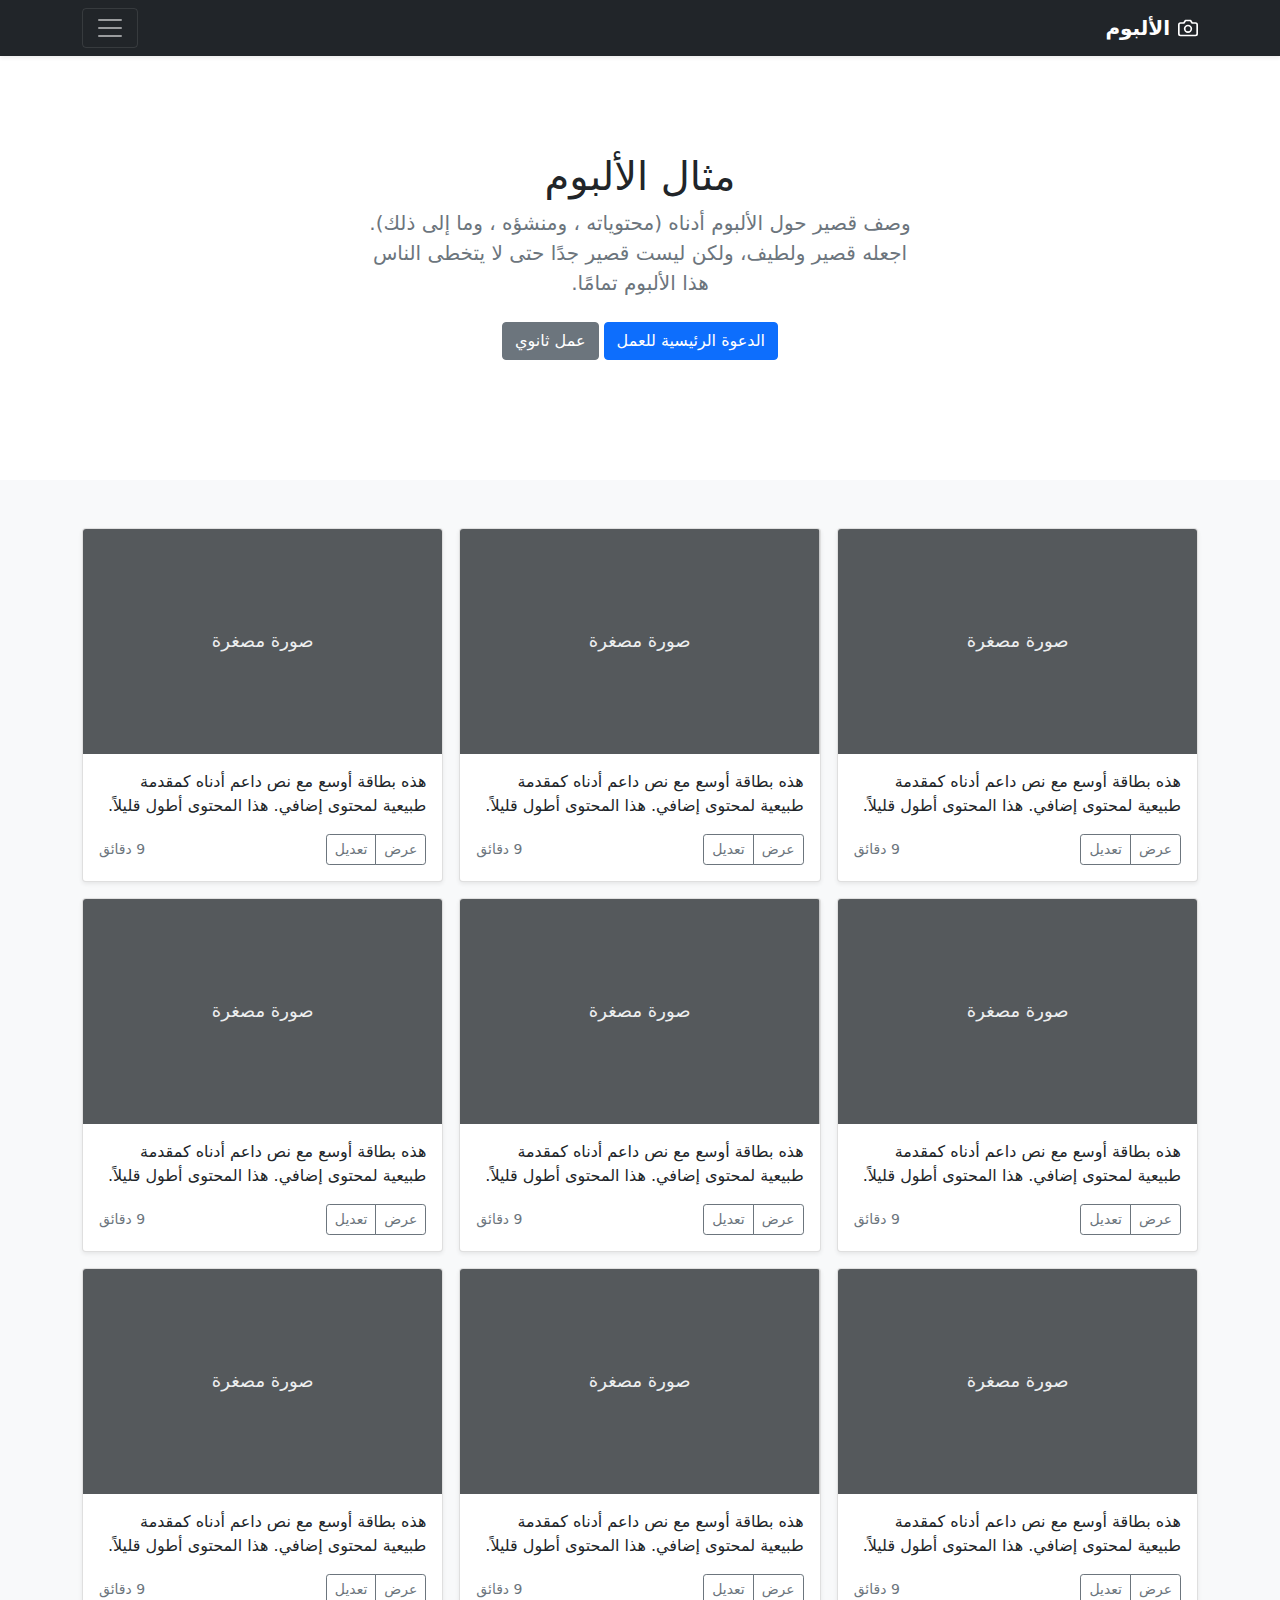
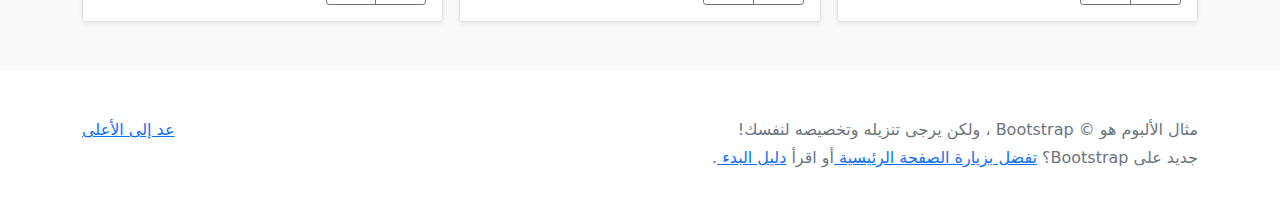
<file: bootstrap-5.0.2-examples/album-rtl/index.html>
<!doctype html>
<html lang="ar" dir="rtl">
  <head>
    <meta charset="utf-8">
    <meta name="viewport" content="width=device-width, initial-scale=1">
    <meta name="description" content="">
    <meta name="author" content="Mark Otto, Jacob Thornton, and Bootstrap contributors">
    <meta name="generator" content="Hugo 0.84.0">
    <title>مثال الألبوم · Bootstrap v5.0</title>

    <link rel="canonical" href="https://getbootstrap.com/docs/5.0/examples/album-rtl/">

    

    <!-- Bootstrap core CSS -->
<link href="../assets/dist/css/bootstrap.rtl.min.css" rel="stylesheet">

    <style>
      .bd-placeholder-img {
        font-size: 1.125rem;
        text-anchor: middle;
        -webkit-user-select: none;
        -moz-user-select: none;
        user-select: none;
      }

      @media (min-width: 768px) {
        .bd-placeholder-img-lg {
          font-size: 3.5rem;
        }
      }
    </style>

    
  </head>
  <body>
    
<header>
  <div class="collapse bg-dark" id="navbarHeader">
    <div class="container">
      <div class="row">
        <div class="col-sm-8 col-md-7 py-4">
          <h4 class="text-white">حول</h4>
          <p class="text-muted">أضف بعض المعلومات حول الألبوم، المؤلف، أو أي سياق خلفية آخر. اجعلها بضع جمل حتى يتمكن الزوار من التقاط بعض التلميحات المفيدة. ثم اربطها ببعض مواقع التواصل الاجتماعي أو معلومات الاتصال.</p>
        </div>
        <div class="col-sm-4 offset-md-1 py-4">
          <h4 class="text-white">تواصل معي</h4>
          <ul class="list-unstyled">
            <li><a href="#" class="text-white">تابعني على تويتر</a></li>
            <li><a href="#" class="text-white">شاركني الإعجاب في فيسبوك</a></li>
            <li><a href="#" class="text-white">راسلني على البريد الإلكتروني</a></li>
          </ul>
        </div>
      </div>
    </div>
  </div>
  <div class="navbar navbar-dark bg-dark shadow-sm">
    <div class="container">
      <a href="#" class="navbar-brand d-flex align-items-center">
        <svg xmlns="http://www.w3.org/2000/svg" width="20" height="20" fill="none" stroke="currentColor" stroke-linecap="round" stroke-linejoin="round" stroke-width="2" aria-hidden="true" class="me-2" viewBox="0 0 24 24"><path d="M23 19a2 2 0 0 1-2 2H3a2 2 0 0 1-2-2V8a2 2 0 0 1 2-2h4l2-3h6l2 3h4a2 2 0 0 1 2 2z"/><circle cx="12" cy="13" r="4"/></svg>
        <strong>الألبوم</strong>
      </a>
      <button class="navbar-toggler" type="button" data-bs-toggle="collapse" data-bs-target="#navbarHeader" aria-controls="navbarHeader" aria-expanded="false" aria-label="تبديل التنقل">
        <span class="navbar-toggler-icon"></span>
      </button>
    </div>
  </div>
</header>

<main>

  <section class="py-5 text-center container">
    <div class="row py-lg-5">
      <div class="col-lg-6 col-md-8 mx-auto">
        <h1 class="fw-light">مثال الألبوم</h1>
        <p class="lead text-muted">وصف قصير حول الألبوم أدناه (محتوياته ، ومنشؤه ، وما إلى ذلك). اجعله قصير ولطيف، ولكن ليست قصير جدًا حتى لا يتخطى الناس هذا الألبوم تمامًا.</p>
        <p>
          <a href="#" class="btn btn-primary my-2">الدعوة الرئيسية للعمل</a>
          <a href="#" class="btn btn-secondary my-2">عمل ثانوي</a>
        </p>
      </div>
    </div>
  </section>

  <div class="album py-5 bg-light">
    <div class="container">

      <div class="row row-cols-1 row-cols-sm-2 row-cols-md-3 g-3">
        <div class="col">
          <div class="card shadow-sm">
            <svg class="bd-placeholder-img card-img-top" width="100%" height="225" xmlns="http://www.w3.org/2000/svg" role="img" aria-label="Placeholder: صورة مصغرة" preserveAspectRatio="xMidYMid slice" focusable="false"><title>Placeholder</title><rect width="100%" height="100%" fill="#55595c"/><text x="50%" y="50%" fill="#eceeef" dy=".3em">صورة مصغرة</text></svg>

            <div class="card-body">
              <p class="card-text">هذه بطاقة أوسع مع نص داعم أدناه كمقدمة طبيعية لمحتوى إضافي. هذا المحتوى أطول قليلاً.</p>
              <div class="d-flex justify-content-between align-items-center">
                <div class="btn-group">
                  <button type="button" class="btn btn-sm btn-outline-secondary">عرض</button>
                  <button type="button" class="btn btn-sm btn-outline-secondary">تعديل</button>
                </div>
                <small class="text-muted">9 دقائق</small>
              </div>
            </div>
          </div>
        </div>
        <div class="col">
          <div class="card shadow-sm">
            <svg class="bd-placeholder-img card-img-top" width="100%" height="225" xmlns="http://www.w3.org/2000/svg" role="img" aria-label="Placeholder: صورة مصغرة" preserveAspectRatio="xMidYMid slice" focusable="false"><title>Placeholder</title><rect width="100%" height="100%" fill="#55595c"/><text x="50%" y="50%" fill="#eceeef" dy=".3em">صورة مصغرة</text></svg>

            <div class="card-body">
              <p class="card-text">هذه بطاقة أوسع مع نص داعم أدناه كمقدمة طبيعية لمحتوى إضافي. هذا المحتوى أطول قليلاً.</p>
              <div class="d-flex justify-content-between align-items-center">
                <div class="btn-group">
                  <button type="button" class="btn btn-sm btn-outline-secondary">عرض</button>
                  <button type="button" class="btn btn-sm btn-outline-secondary">تعديل</button>
                </div>
                <small class="text-muted">9 دقائق</small>
              </div>
            </div>
          </div>
        </div>
        <div class="col">
          <div class="card shadow-sm">
            <svg class="bd-placeholder-img card-img-top" width="100%" height="225" xmlns="http://www.w3.org/2000/svg" role="img" aria-label="Placeholder: صورة مصغرة" preserveAspectRatio="xMidYMid slice" focusable="false"><title>Placeholder</title><rect width="100%" height="100%" fill="#55595c"/><text x="50%" y="50%" fill="#eceeef" dy=".3em">صورة مصغرة</text></svg>

            <div class="card-body">
              <p class="card-text">هذه بطاقة أوسع مع نص داعم أدناه كمقدمة طبيعية لمحتوى إضافي. هذا المحتوى أطول قليلاً.</p>
              <div class="d-flex justify-content-between align-items-center">
                <div class="btn-group">
                  <button type="button" class="btn btn-sm btn-outline-secondary">عرض</button>
                  <button type="button" class="btn btn-sm btn-outline-secondary">تعديل</button>
                </div>
                <small class="text-muted">9 دقائق</small>
              </div>
            </div>
          </div>
        </div>

        <div class="col">
          <div class="card shadow-sm">
            <svg class="bd-placeholder-img card-img-top" width="100%" height="225" xmlns="http://www.w3.org/2000/svg" role="img" aria-label="Placeholder: صورة مصغرة" preserveAspectRatio="xMidYMid slice" focusable="false"><title>Placeholder</title><rect width="100%" height="100%" fill="#55595c"/><text x="50%" y="50%" fill="#eceeef" dy=".3em">صورة مصغرة</text></svg>

            <div class="card-body">
              <p class="card-text">هذه بطاقة أوسع مع نص داعم أدناه كمقدمة طبيعية لمحتوى إضافي. هذا المحتوى أطول قليلاً.</p>
              <div class="d-flex justify-content-between align-items-center">
                <div class="btn-group">
                  <button type="button" class="btn btn-sm btn-outline-secondary">عرض</button>
                  <button type="button" class="btn btn-sm btn-outline-secondary">تعديل</button>
                </div>
                <small class="text-muted">9 دقائق</small>
              </div>
            </div>
          </div>
        </div>
        <div class="col">
          <div class="card shadow-sm">
            <svg class="bd-placeholder-img card-img-top" width="100%" height="225" xmlns="http://www.w3.org/2000/svg" role="img" aria-label="Placeholder: صورة مصغرة" preserveAspectRatio="xMidYMid slice" focusable="false"><title>Placeholder</title><rect width="100%" height="100%" fill="#55595c"/><text x="50%" y="50%" fill="#eceeef" dy=".3em">صورة مصغرة</text></svg>

            <div class="card-body">
              <p class="card-text">هذه بطاقة أوسع مع نص داعم أدناه كمقدمة طبيعية لمحتوى إضافي. هذا المحتوى أطول قليلاً.</p>
              <div class="d-flex justify-content-between align-items-center">
                <div class="btn-group">
                  <button type="button" class="btn btn-sm btn-outline-secondary">عرض</button>
                  <button type="button" class="btn btn-sm btn-outline-secondary">تعديل</button>
                </div>
                <small class="text-muted">9 دقائق</small>
              </div>
            </div>
          </div>
        </div>
        <div class="col">
          <div class="card shadow-sm">
            <svg class="bd-placeholder-img card-img-top" width="100%" height="225" xmlns="http://www.w3.org/2000/svg" role="img" aria-label="Placeholder: صورة مصغرة" preserveAspectRatio="xMidYMid slice" focusable="false"><title>Placeholder</title><rect width="100%" height="100%" fill="#55595c"/><text x="50%" y="50%" fill="#eceeef" dy=".3em">صورة مصغرة</text></svg>

            <div class="card-body">
              <p class="card-text">هذه بطاقة أوسع مع نص داعم أدناه كمقدمة طبيعية لمحتوى إضافي. هذا المحتوى أطول قليلاً.</p>
              <div class="d-flex justify-content-between align-items-center">
                <div class="btn-group">
                  <button type="button" class="btn btn-sm btn-outline-secondary">عرض</button>
                  <button type="button" class="btn btn-sm btn-outline-secondary">تعديل</button>
                </div>
                <small class="text-muted">9 دقائق</small>
              </div>
            </div>
          </div>
        </div>

        <div class="col">
          <div class="card shadow-sm">
            <svg class="bd-placeholder-img card-img-top" width="100%" height="225" xmlns="http://www.w3.org/2000/svg" role="img" aria-label="Placeholder: صورة مصغرة" preserveAspectRatio="xMidYMid slice" focusable="false"><title>Placeholder</title><rect width="100%" height="100%" fill="#55595c"/><text x="50%" y="50%" fill="#eceeef" dy=".3em">صورة مصغرة</text></svg>

            <div class="card-body">
              <p class="card-text">هذه بطاقة أوسع مع نص داعم أدناه كمقدمة طبيعية لمحتوى إضافي. هذا المحتوى أطول قليلاً.</p>
              <div class="d-flex justify-content-between align-items-center">
                <div class="btn-group">
                  <button type="button" class="btn btn-sm btn-outline-secondary">عرض</button>
                  <button type="button" class="btn btn-sm btn-outline-secondary">تعديل</button>
                </div>
                <small class="text-muted">9 دقائق</small>
              </div>
            </div>
          </div>
        </div>
        <div class="col">
          <div class="card shadow-sm">
            <svg class="bd-placeholder-img card-img-top" width="100%" height="225" xmlns="http://www.w3.org/2000/svg" role="img" aria-label="Placeholder: صورة مصغرة" preserveAspectRatio="xMidYMid slice" focusable="false"><title>Placeholder</title><rect width="100%" height="100%" fill="#55595c"/><text x="50%" y="50%" fill="#eceeef" dy=".3em">صورة مصغرة</text></svg>

            <div class="card-body">
              <p class="card-text">هذه بطاقة أوسع مع نص داعم أدناه كمقدمة طبيعية لمحتوى إضافي. هذا المحتوى أطول قليلاً.</p>
              <div class="d-flex justify-content-between align-items-center">
                <div class="btn-group">
                  <button type="button" class="btn btn-sm btn-outline-secondary">عرض</button>
                  <button type="button" class="btn btn-sm btn-outline-secondary">تعديل</button>
                </div>
                <small class="text-muted">9 دقائق</small>
              </div>
            </div>
          </div>
        </div>
        <div class="col">
          <div class="card shadow-sm">
            <svg class="bd-placeholder-img card-img-top" width="100%" height="225" xmlns="http://www.w3.org/2000/svg" role="img" aria-label="Placeholder: صورة مصغرة" preserveAspectRatio="xMidYMid slice" focusable="false"><title>Placeholder</title><rect width="100%" height="100%" fill="#55595c"/><text x="50%" y="50%" fill="#eceeef" dy=".3em">صورة مصغرة</text></svg>

            <div class="card-body">
              <p class="card-text">هذه بطاقة أوسع مع نص داعم أدناه كمقدمة طبيعية لمحتوى إضافي. هذا المحتوى أطول قليلاً.</p>
              <div class="d-flex justify-content-between align-items-center">
                <div class="btn-group">
                  <button type="button" class="btn btn-sm btn-outline-secondary">عرض</button>
                  <button type="button" class="btn btn-sm btn-outline-secondary">تعديل</button>
                </div>
                <small class="text-muted">9 دقائق</small>
              </div>
            </div>
          </div>
        </div>
      </div>
    </div>
  </div>

</main>

<footer class="text-muted py-5">
  <div class="container">
    <p class="float-end mb-1">
      <a href="#">عد إلى الأعلى</a>
    </p>
    <p class="mb-1">مثال الألبوم هو © Bootstrap ، ولكن يرجى تنزيله وتخصيصه لنفسك!</p>
    <p class="mb-0">جديد على Bootstrap؟ <a href="/"> تفضل بزيارة الصفحة الرئيسية </a> أو اقرأ <a href="../getting-started/introduction/ "> دليل البدء </a>.</p>
  </div>
</footer>


    <script src="../assets/dist/js/bootstrap.bundle.min.js"></script>

      
  </body>
</html>
</file>
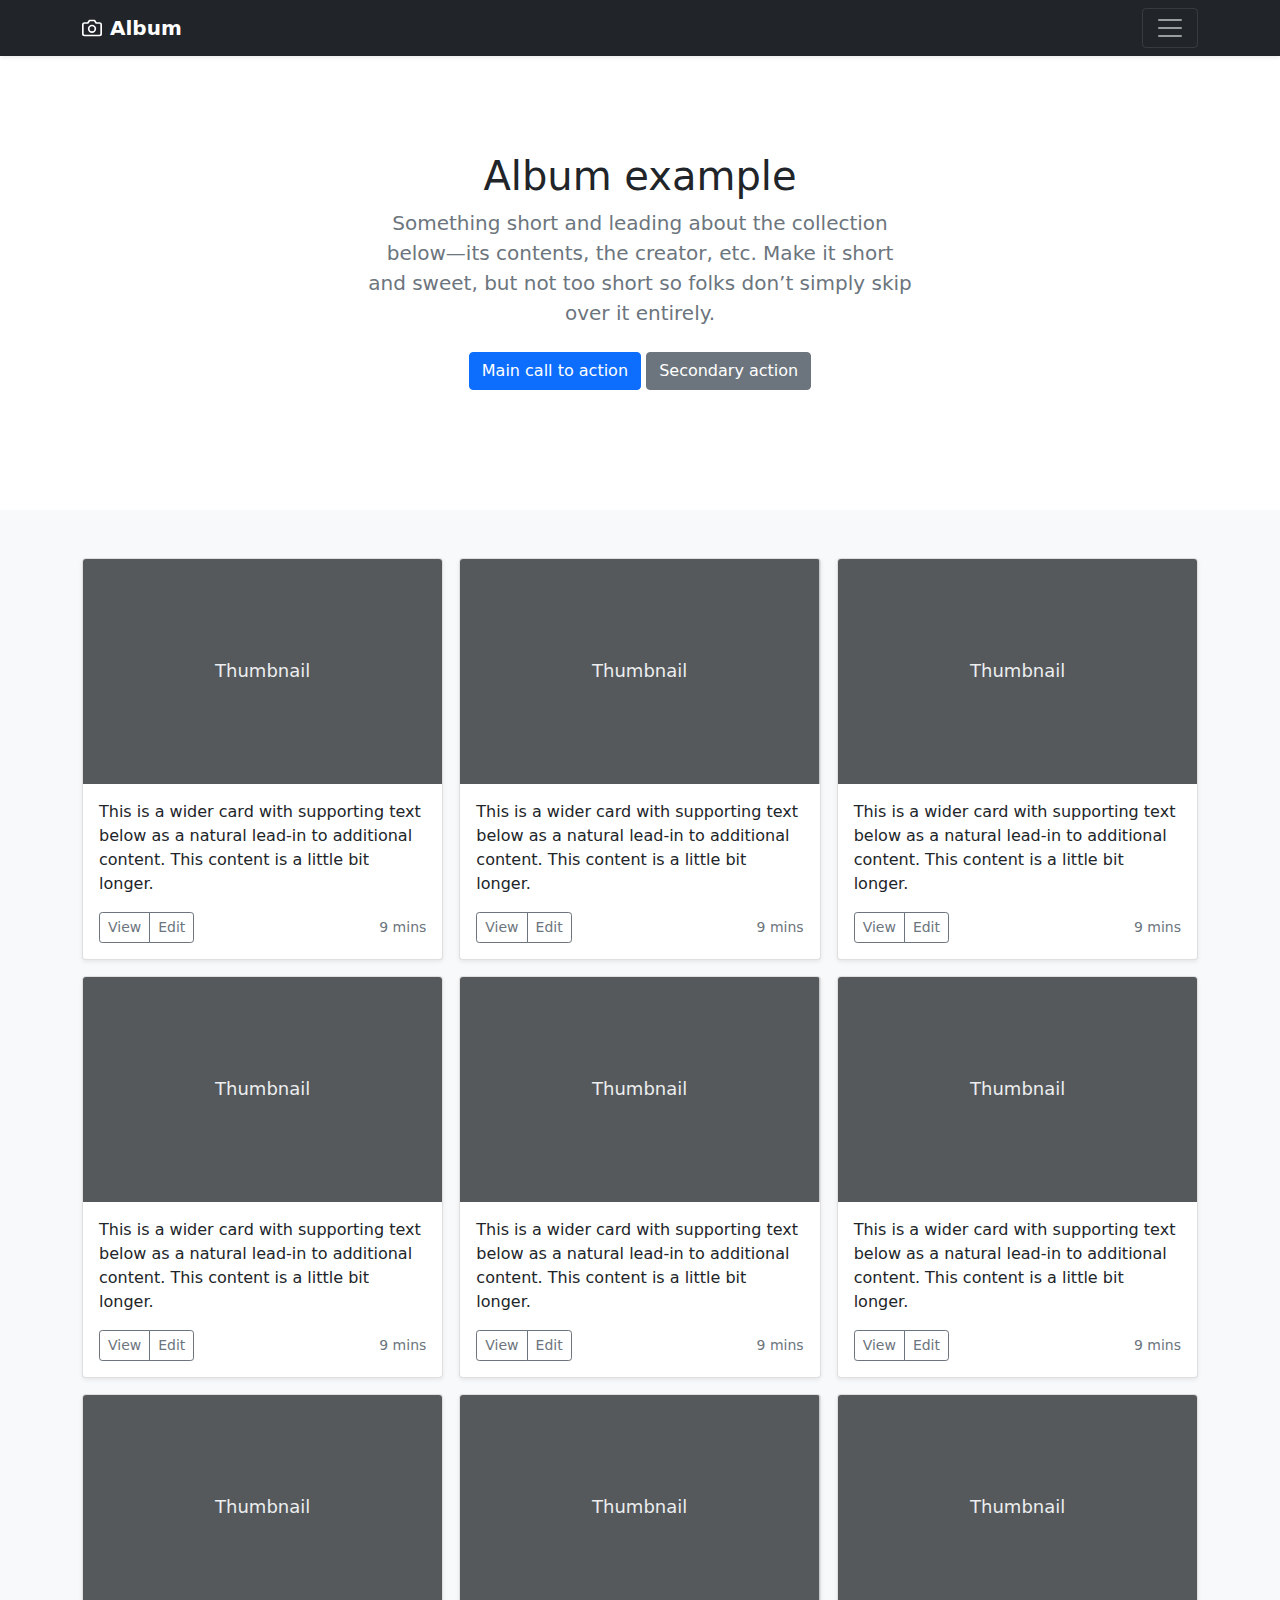
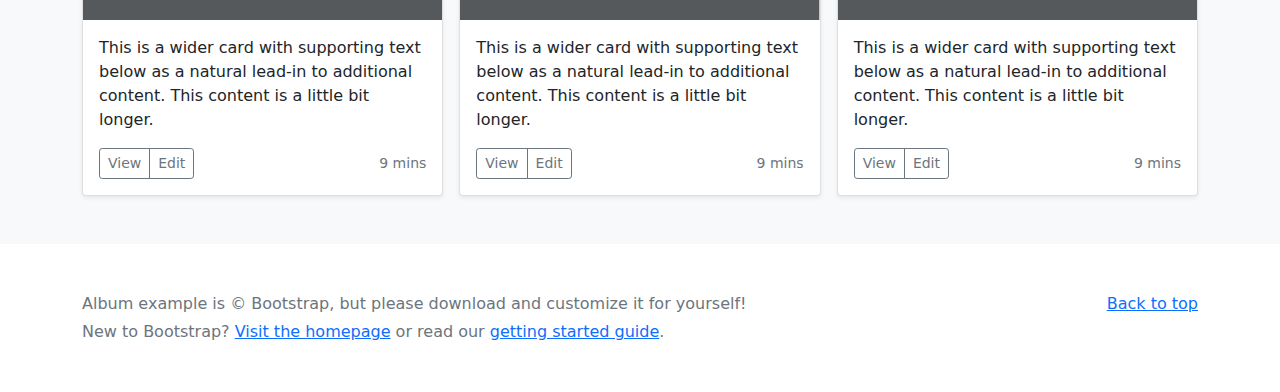
<file: bootstrap-5.0.2-examples/album/index.html>
<!doctype html>
<html lang="en">
  <head>
    <meta charset="utf-8">
    <meta name="viewport" content="width=device-width, initial-scale=1">
    <meta name="description" content="">
    <meta name="author" content="Mark Otto, Jacob Thornton, and Bootstrap contributors">
    <meta name="generator" content="Hugo 0.84.0">
    <title>Album example · Bootstrap v5.0</title>

    <link rel="canonical" href="https://getbootstrap.com/docs/5.0/examples/album/">

    

    <!-- Bootstrap core CSS -->
<link href="../assets/dist/css/bootstrap.min.css" rel="stylesheet">

    <style>
      .bd-placeholder-img {
        font-size: 1.125rem;
        text-anchor: middle;
        -webkit-user-select: none;
        -moz-user-select: none;
        user-select: none;
      }

      @media (min-width: 768px) {
        .bd-placeholder-img-lg {
          font-size: 3.5rem;
        }
      }
    </style>

    
  </head>
  <body>
    
<header>
  <div class="collapse bg-dark" id="navbarHeader">
    <div class="container">
      <div class="row">
        <div class="col-sm-8 col-md-7 py-4">
          <h4 class="text-white">About</h4>
          <p class="text-muted">Add some information about the album below, the author, or any other background context. Make it a few sentences long so folks can pick up some informative tidbits. Then, link them off to some social networking sites or contact information.</p>
        </div>
        <div class="col-sm-4 offset-md-1 py-4">
          <h4 class="text-white">Contact</h4>
          <ul class="list-unstyled">
            <li><a href="#" class="text-white">Follow on Twitter</a></li>
            <li><a href="#" class="text-white">Like on Facebook</a></li>
            <li><a href="#" class="text-white">Email me</a></li>
          </ul>
        </div>
      </div>
    </div>
  </div>
  <div class="navbar navbar-dark bg-dark shadow-sm">
    <div class="container">
      <a href="#" class="navbar-brand d-flex align-items-center">
        <svg xmlns="http://www.w3.org/2000/svg" width="20" height="20" fill="none" stroke="currentColor" stroke-linecap="round" stroke-linejoin="round" stroke-width="2" aria-hidden="true" class="me-2" viewBox="0 0 24 24"><path d="M23 19a2 2 0 0 1-2 2H3a2 2 0 0 1-2-2V8a2 2 0 0 1 2-2h4l2-3h6l2 3h4a2 2 0 0 1 2 2z"/><circle cx="12" cy="13" r="4"/></svg>
        <strong>Album</strong>
      </a>
      <button class="navbar-toggler" type="button" data-bs-toggle="collapse" data-bs-target="#navbarHeader" aria-controls="navbarHeader" aria-expanded="false" aria-label="Toggle navigation">
        <span class="navbar-toggler-icon"></span>
      </button>
    </div>
  </div>
</header>

<main>

  <section class="py-5 text-center container">
    <div class="row py-lg-5">
      <div class="col-lg-6 col-md-8 mx-auto">
        <h1 class="fw-light">Album example</h1>
        <p class="lead text-muted">Something short and leading about the collection below—its contents, the creator, etc. Make it short and sweet, but not too short so folks don’t simply skip over it entirely.</p>
        <p>
          <a href="#" class="btn btn-primary my-2">Main call to action</a>
          <a href="#" class="btn btn-secondary my-2">Secondary action</a>
        </p>
      </div>
    </div>
  </section>

  <div class="album py-5 bg-light">
    <div class="container">

      <div class="row row-cols-1 row-cols-sm-2 row-cols-md-3 g-3">
        <div class="col">
          <div class="card shadow-sm">
            <svg class="bd-placeholder-img card-img-top" width="100%" height="225" xmlns="http://www.w3.org/2000/svg" role="img" aria-label="Placeholder: Thumbnail" preserveAspectRatio="xMidYMid slice" focusable="false"><title>Placeholder</title><rect width="100%" height="100%" fill="#55595c"/><text x="50%" y="50%" fill="#eceeef" dy=".3em">Thumbnail</text></svg>

            <div class="card-body">
              <p class="card-text">This is a wider card with supporting text below as a natural lead-in to additional content. This content is a little bit longer.</p>
              <div class="d-flex justify-content-between align-items-center">
                <div class="btn-group">
                  <button type="button" class="btn btn-sm btn-outline-secondary">View</button>
                  <button type="button" class="btn btn-sm btn-outline-secondary">Edit</button>
                </div>
                <small class="text-muted">9 mins</small>
              </div>
            </div>
          </div>
        </div>
        <div class="col">
          <div class="card shadow-sm">
            <svg class="bd-placeholder-img card-img-top" width="100%" height="225" xmlns="http://www.w3.org/2000/svg" role="img" aria-label="Placeholder: Thumbnail" preserveAspectRatio="xMidYMid slice" focusable="false"><title>Placeholder</title><rect width="100%" height="100%" fill="#55595c"/><text x="50%" y="50%" fill="#eceeef" dy=".3em">Thumbnail</text></svg>

            <div class="card-body">
              <p class="card-text">This is a wider card with supporting text below as a natural lead-in to additional content. This content is a little bit longer.</p>
              <div class="d-flex justify-content-between align-items-center">
                <div class="btn-group">
                  <button type="button" class="btn btn-sm btn-outline-secondary">View</button>
                  <button type="button" class="btn btn-sm btn-outline-secondary">Edit</button>
                </div>
                <small class="text-muted">9 mins</small>
              </div>
            </div>
          </div>
        </div>
        <div class="col">
          <div class="card shadow-sm">
            <svg class="bd-placeholder-img card-img-top" width="100%" height="225" xmlns="http://www.w3.org/2000/svg" role="img" aria-label="Placeholder: Thumbnail" preserveAspectRatio="xMidYMid slice" focusable="false"><title>Placeholder</title><rect width="100%" height="100%" fill="#55595c"/><text x="50%" y="50%" fill="#eceeef" dy=".3em">Thumbnail</text></svg>

            <div class="card-body">
              <p class="card-text">This is a wider card with supporting text below as a natural lead-in to additional content. This content is a little bit longer.</p>
              <div class="d-flex justify-content-between align-items-center">
                <div class="btn-group">
                  <button type="button" class="btn btn-sm btn-outline-secondary">View</button>
                  <button type="button" class="btn btn-sm btn-outline-secondary">Edit</button>
                </div>
                <small class="text-muted">9 mins</small>
              </div>
            </div>
          </div>
        </div>

        <div class="col">
          <div class="card shadow-sm">
            <svg class="bd-placeholder-img card-img-top" width="100%" height="225" xmlns="http://www.w3.org/2000/svg" role="img" aria-label="Placeholder: Thumbnail" preserveAspectRatio="xMidYMid slice" focusable="false"><title>Placeholder</title><rect width="100%" height="100%" fill="#55595c"/><text x="50%" y="50%" fill="#eceeef" dy=".3em">Thumbnail</text></svg>

            <div class="card-body">
              <p class="card-text">This is a wider card with supporting text below as a natural lead-in to additional content. This content is a little bit longer.</p>
              <div class="d-flex justify-content-between align-items-center">
                <div class="btn-group">
                  <button type="button" class="btn btn-sm btn-outline-secondary">View</button>
                  <button type="button" class="btn btn-sm btn-outline-secondary">Edit</button>
                </div>
                <small class="text-muted">9 mins</small>
              </div>
            </div>
          </div>
        </div>
        <div class="col">
          <div class="card shadow-sm">
            <svg class="bd-placeholder-img card-img-top" width="100%" height="225" xmlns="http://www.w3.org/2000/svg" role="img" aria-label="Placeholder: Thumbnail" preserveAspectRatio="xMidYMid slice" focusable="false"><title>Placeholder</title><rect width="100%" height="100%" fill="#55595c"/><text x="50%" y="50%" fill="#eceeef" dy=".3em">Thumbnail</text></svg>

            <div class="card-body">
              <p class="card-text">This is a wider card with supporting text below as a natural lead-in to additional content. This content is a little bit longer.</p>
              <div class="d-flex justify-content-between align-items-center">
                <div class="btn-group">
                  <button type="button" class="btn btn-sm btn-outline-secondary">View</button>
                  <button type="button" class="btn btn-sm btn-outline-secondary">Edit</button>
                </div>
                <small class="text-muted">9 mins</small>
              </div>
            </div>
          </div>
        </div>
        <div class="col">
          <div class="card shadow-sm">
            <svg class="bd-placeholder-img card-img-top" width="100%" height="225" xmlns="http://www.w3.org/2000/svg" role="img" aria-label="Placeholder: Thumbnail" preserveAspectRatio="xMidYMid slice" focusable="false"><title>Placeholder</title><rect width="100%" height="100%" fill="#55595c"/><text x="50%" y="50%" fill="#eceeef" dy=".3em">Thumbnail</text></svg>

            <div class="card-body">
              <p class="card-text">This is a wider card with supporting text below as a natural lead-in to additional content. This content is a little bit longer.</p>
              <div class="d-flex justify-content-between align-items-center">
                <div class="btn-group">
                  <button type="button" class="btn btn-sm btn-outline-secondary">View</button>
                  <button type="button" class="btn btn-sm btn-outline-secondary">Edit</button>
                </div>
                <small class="text-muted">9 mins</small>
              </div>
            </div>
          </div>
        </div>

        <div class="col">
          <div class="card shadow-sm">
            <svg class="bd-placeholder-img card-img-top" width="100%" height="225" xmlns="http://www.w3.org/2000/svg" role="img" aria-label="Placeholder: Thumbnail" preserveAspectRatio="xMidYMid slice" focusable="false"><title>Placeholder</title><rect width="100%" height="100%" fill="#55595c"/><text x="50%" y="50%" fill="#eceeef" dy=".3em">Thumbnail</text></svg>

            <div class="card-body">
              <p class="card-text">This is a wider card with supporting text below as a natural lead-in to additional content. This content is a little bit longer.</p>
              <div class="d-flex justify-content-between align-items-center">
                <div class="btn-group">
                  <button type="button" class="btn btn-sm btn-outline-secondary">View</button>
                  <button type="button" class="btn btn-sm btn-outline-secondary">Edit</button>
                </div>
                <small class="text-muted">9 mins</small>
              </div>
            </div>
          </div>
        </div>
        <div class="col">
          <div class="card shadow-sm">
            <svg class="bd-placeholder-img card-img-top" width="100%" height="225" xmlns="http://www.w3.org/2000/svg" role="img" aria-label="Placeholder: Thumbnail" preserveAspectRatio="xMidYMid slice" focusable="false"><title>Placeholder</title><rect width="100%" height="100%" fill="#55595c"/><text x="50%" y="50%" fill="#eceeef" dy=".3em">Thumbnail</text></svg>

            <div class="card-body">
              <p class="card-text">This is a wider card with supporting text below as a natural lead-in to additional content. This content is a little bit longer.</p>
              <div class="d-flex justify-content-between align-items-center">
                <div class="btn-group">
                  <button type="button" class="btn btn-sm btn-outline-secondary">View</button>
                  <button type="button" class="btn btn-sm btn-outline-secondary">Edit</button>
                </div>
                <small class="text-muted">9 mins</small>
              </div>
            </div>
          </div>
        </div>
        <div class="col">
          <div class="card shadow-sm">
            <svg class="bd-placeholder-img card-img-top" width="100%" height="225" xmlns="http://www.w3.org/2000/svg" role="img" aria-label="Placeholder: Thumbnail" preserveAspectRatio="xMidYMid slice" focusable="false"><title>Placeholder</title><rect width="100%" height="100%" fill="#55595c"/><text x="50%" y="50%" fill="#eceeef" dy=".3em">Thumbnail</text></svg>

            <div class="card-body">
              <p class="card-text">This is a wider card with supporting text below as a natural lead-in to additional content. This content is a little bit longer.</p>
              <div class="d-flex justify-content-between align-items-center">
                <div class="btn-group">
                  <button type="button" class="btn btn-sm btn-outline-secondary">View</button>
                  <button type="button" class="btn btn-sm btn-outline-secondary">Edit</button>
                </div>
                <small class="text-muted">9 mins</small>
              </div>
            </div>
          </div>
        </div>
      </div>
    </div>
  </div>

</main>

<footer class="text-muted py-5">
  <div class="container">
    <p class="float-end mb-1">
      <a href="#">Back to top</a>
    </p>
    <p class="mb-1">Album example is &copy; Bootstrap, but please download and customize it for yourself!</p>
    <p class="mb-0">New to Bootstrap? <a href="/">Visit the homepage</a> or read our <a href="../getting-started/introduction/">getting started guide</a>.</p>
  </div>
</footer>


    <script src="../assets/dist/js/bootstrap.bundle.min.js"></script>

      
  </body>
</html>
</file>
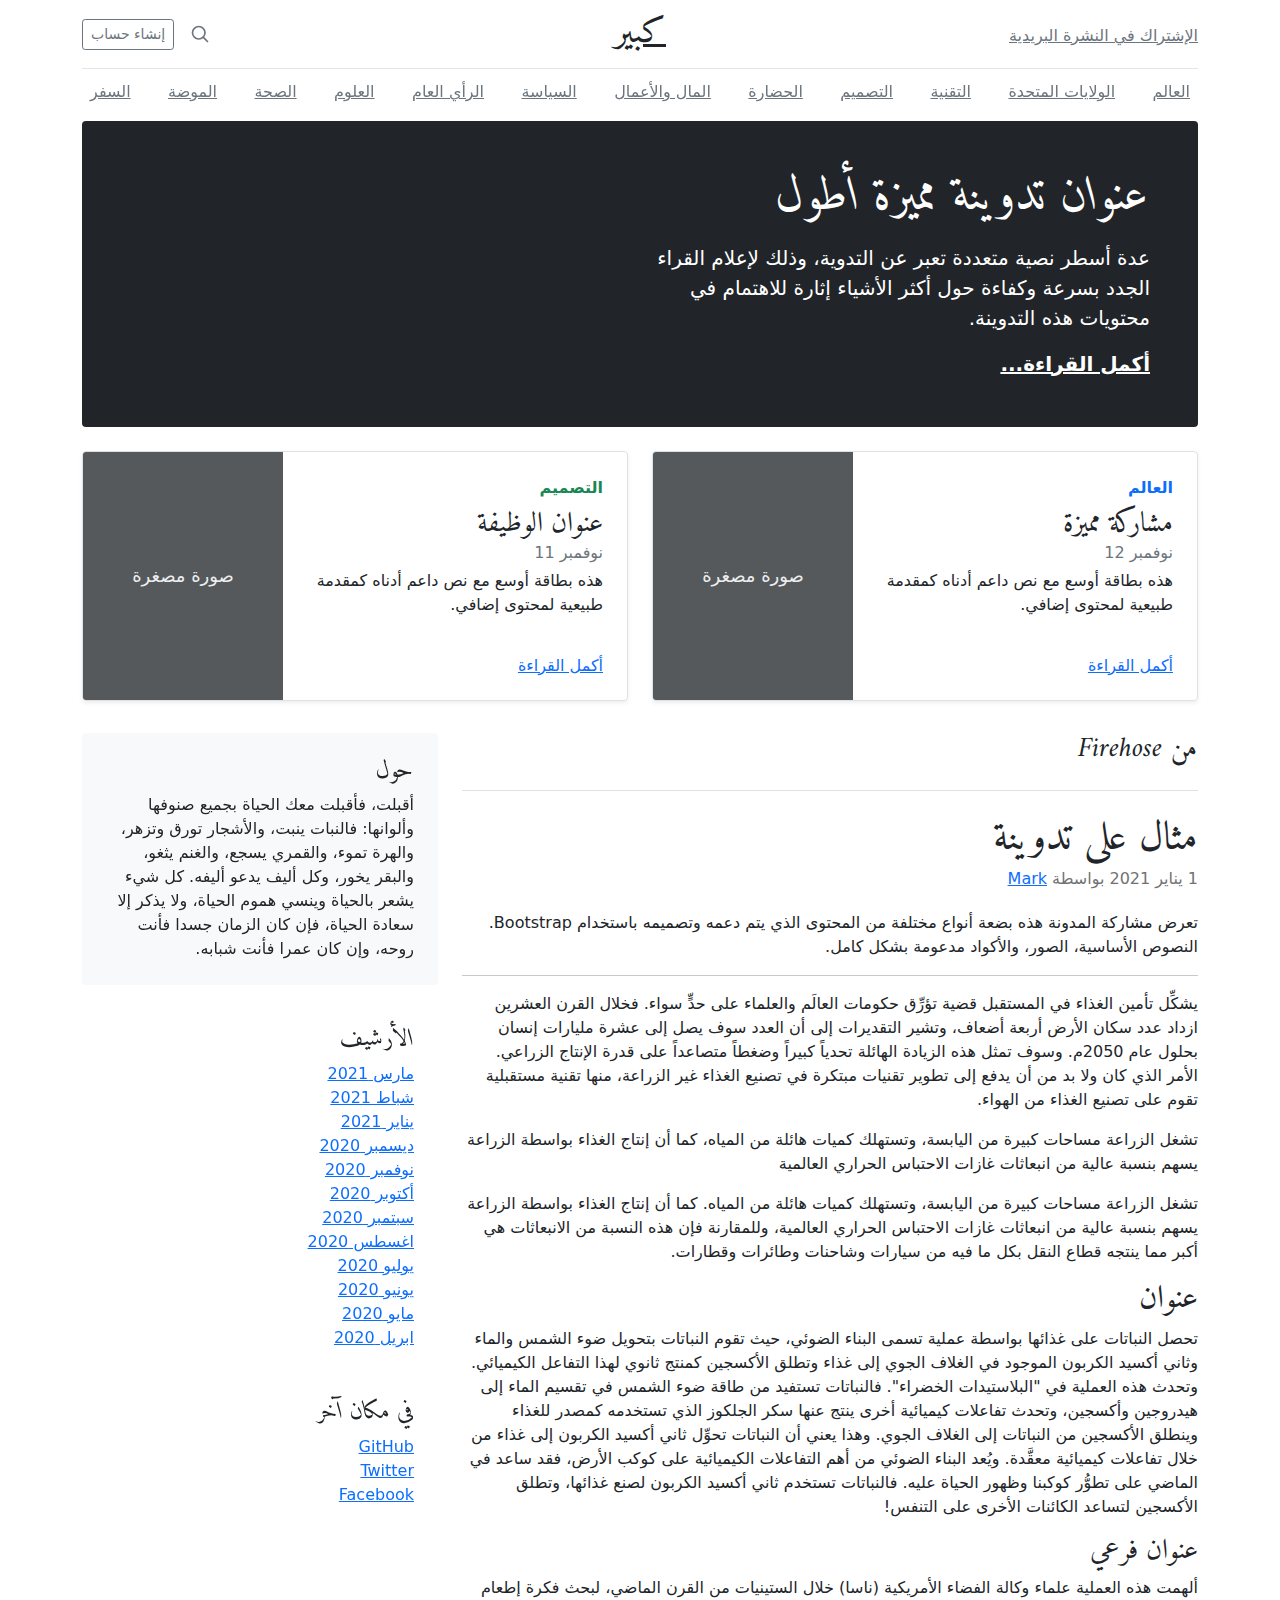
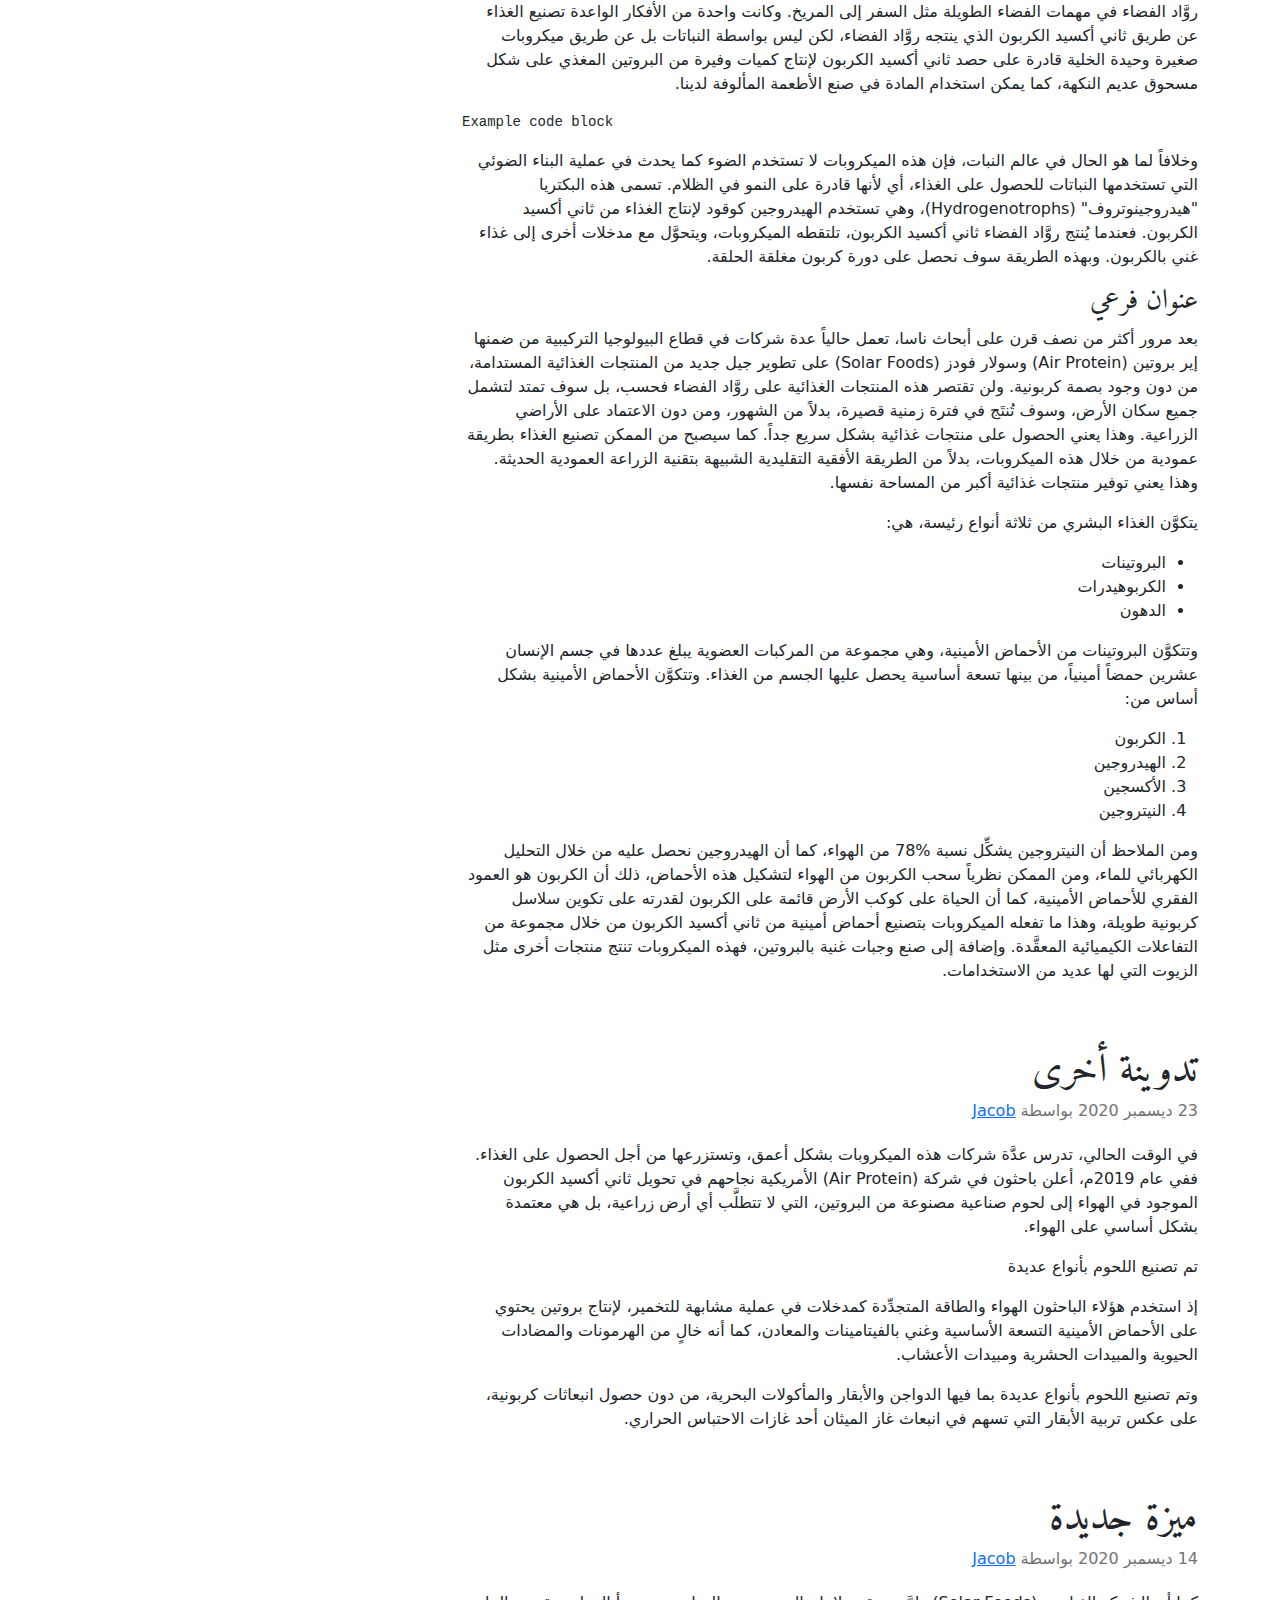
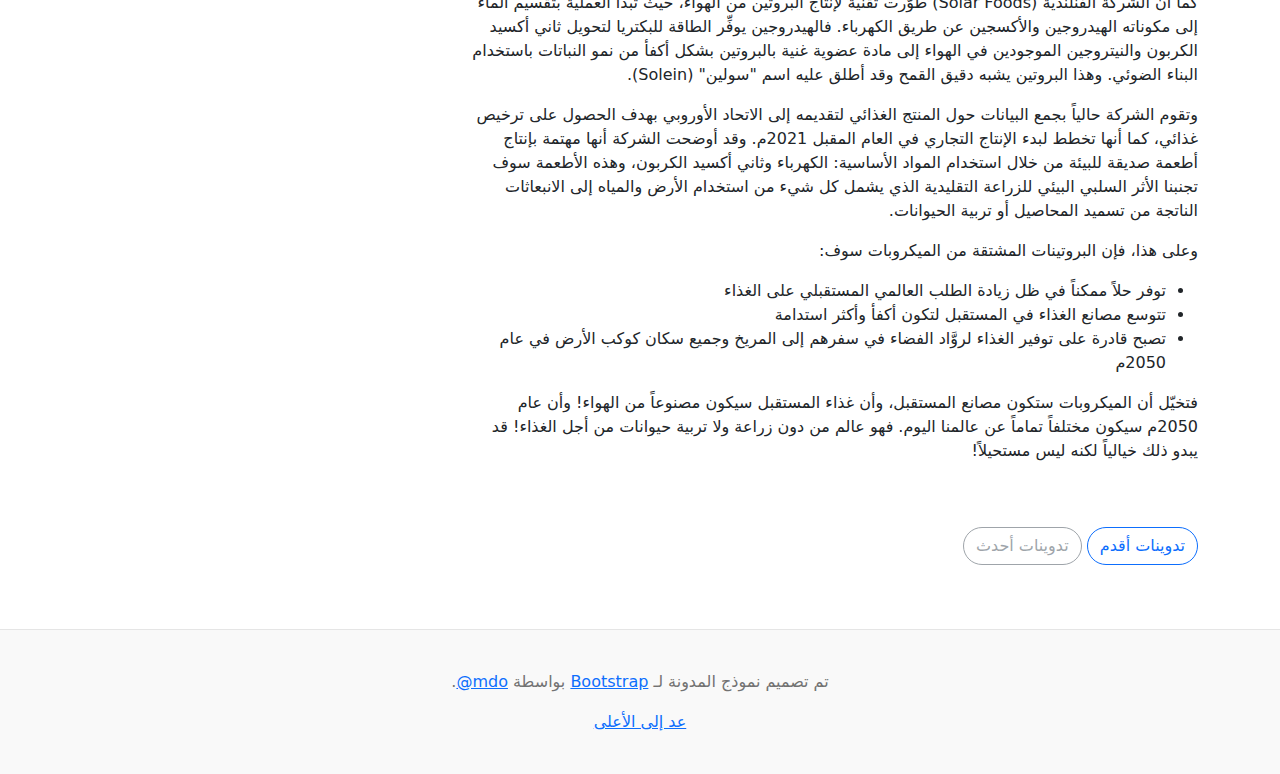
<file: bootstrap-5.0.2-examples/blog-rtl/index.html>
<!doctype html>
<html lang="ar" dir="rtl">
  <head>
    <meta charset="utf-8">
    <meta name="viewport" content="width=device-width, initial-scale=1">
    <meta name="description" content="">
    <meta name="author" content="Mark Otto, Jacob Thornton, and Bootstrap contributors">
    <meta name="generator" content="Hugo 0.84.0">
    <title>قالب المدونة · Bootstrap v5.0</title>

    <link rel="canonical" href="https://getbootstrap.com/docs/5.0/examples/blog-rtl/">

    

    <!-- Bootstrap core CSS -->
<link href="../assets/dist/css/bootstrap.rtl.min.css" rel="stylesheet">

    <style>
      .bd-placeholder-img {
        font-size: 1.125rem;
        text-anchor: middle;
        -webkit-user-select: none;
        -moz-user-select: none;
        user-select: none;
      }

      @media (min-width: 768px) {
        .bd-placeholder-img-lg {
          font-size: 3.5rem;
        }
      }
    </style>

    
    <!-- Custom styles for this template -->
    <link href="https://fonts.googleapis.com/css?family=Amiri:wght@400;700&amp;display=swap" rel="stylesheet">
    <!-- Custom styles for this template -->
    <link href="../blog/blog.rtl.css" rel="stylesheet">
  </head>
  <body>
    
<div class="container">
  <header class="blog-header py-3">
    <div class="row flex-nowrap justify-content-between align-items-center">
      <div class="col-4 pt-1">
        <a class="link-secondary" href="#">الإشتراك في النشرة البريدية</a>
      </div>
      <div class="col-4 text-center">
        <a class="blog-header-logo text-dark" href="#">كبير</a>
      </div>
      <div class="col-4 d-flex justify-content-end align-items-center">
        <a class="link-secondary" href="#" aria-label="بحث">
          <svg xmlns="http://www.w3.org/2000/svg" width="20" height="20" fill="none" stroke="currentColor" stroke-linecap="round" stroke-linejoin="round" stroke-width="2" class="mx-3" role="img" viewBox="0 0 24 24"><title>بحث</title><circle cx="10.5" cy="10.5" r="7.5"/><path d="M21 21l-5.2-5.2"/></svg>
        </a>
        <a class="btn btn-sm btn-outline-secondary" href="#">إنشاء حساب</a>
      </div>
    </div>
  </header>

  <div class="nav-scroller py-1 mb-2">
    <nav class="nav d-flex justify-content-between">
      <a class="p-2 link-secondary" href="#">العالم</a>
      <a class="p-2 link-secondary" href="#">الولايات المتحدة</a>
      <a class="p-2 link-secondary" href="#">التقنية</a>
      <a class="p-2 link-secondary" href="#">التصميم</a>
      <a class="p-2 link-secondary" href="#">الحضارة</a>
      <a class="p-2 link-secondary" href="#">المال والأعمال</a>
      <a class="p-2 link-secondary" href="#">السياسة</a>
      <a class="p-2 link-secondary" href="#">الرأي العام</a>
      <a class="p-2 link-secondary" href="#">العلوم</a>
      <a class="p-2 link-secondary" href="#">الصحة</a>
      <a class="p-2 link-secondary" href="#">الموضة</a>
      <a class="p-2 link-secondary" href="#">السفر</a>
    </nav>
  </div>
</div>

<main class="container">
  <div class="p-4 p-md-5 mb-4 text-white rounded bg-dark">
    <div class="col-md-6 px-0">
      <h1 class="display-4 fst-italic">عنوان تدوينة مميزة أطول</h1>
      <p class="lead my-3">عدة أسطر نصية متعددة تعبر عن التدوية، وذلك لإعلام القراء الجدد بسرعة وكفاءة حول أكثر الأشياء إثارة للاهتمام في محتويات هذه التدوينة.</p>
      <p class="lead mb-0"><a href="#" class="text-white fw-bold">أكمل القراءة...</a></p>
    </div>
  </div>

  <div class="row mb-2">
    <div class="col-md-6">
      <div class="row g-0 border rounded overflow-hidden flex-md-row mb-4 shadow-sm h-md-250 position-relative">
        <div class="col p-4 d-flex flex-column position-static">
          <strong class="d-inline-block mb-2 text-primary">العالم</strong>
          <h3 class="mb-0">مشاركة مميزة</h3>
          <div class="mb-1 text-muted">نوفمبر 12</div>
          <p class="card-text mb-auto">هذه بطاقة أوسع مع نص داعم أدناه كمقدمة طبيعية لمحتوى إضافي.</p>
          <a href="#" class="stretched-link">أكمل القراءة</a>
        </div>
        <div class="col-auto d-none d-lg-block">
          <svg class="bd-placeholder-img" width="200" height="250" xmlns="http://www.w3.org/2000/svg" role="img" aria-label="Placeholder: صورة مصغرة" preserveAspectRatio="xMidYMid slice" focusable="false"><title>Placeholder</title><rect width="100%" height="100%" fill="#55595c"/><text x="50%" y="50%" fill="#eceeef" dy=".3em">صورة مصغرة</text></svg>

        </div>
      </div>
    </div>
    <div class="col-md-6">
      <div class="row g-0 border rounded overflow-hidden flex-md-row mb-4 shadow-sm h-md-250 position-relative">
        <div class="col p-4 d-flex flex-column position-static">
          <strong class="d-inline-block mb-2 text-success">التصميم</strong>
          <h3 class="mb-0">عنوان الوظيفة</h3>
          <div class="mb-1 text-muted">نوفمبر 11</div>
          <p class="mb-auto">هذه بطاقة أوسع مع نص داعم أدناه كمقدمة طبيعية لمحتوى إضافي.</p>
          <a href="#" class="stretched-link">أكمل القراءة</a>
        </div>
        <div class="col-auto d-none d-lg-block">
          <svg class="bd-placeholder-img" width="200" height="250" xmlns="http://www.w3.org/2000/svg" role="img" aria-label="Placeholder: صورة مصغرة" preserveAspectRatio="xMidYMid slice" focusable="false"><title>Placeholder</title><rect width="100%" height="100%" fill="#55595c"/><text x="50%" y="50%" fill="#eceeef" dy=".3em">صورة مصغرة</text></svg>

        </div>
      </div>
    </div>
  </div>

  <div class="row">
    <div class="col-md-8">
      <h3 class="pb-4 mb-4 fst-italic border-bottom">
        من Firehose
      </h3>

      <article class="blog-post">
        <h2 class="blog-post-title">مثال على تدوينة</h2>
        <p class="blog-post-meta">1 يناير 2021 بواسطة <a href="#"> Mark </a></p>

        <p>تعرض مشاركة المدونة هذه بضعة أنواع مختلفة من المحتوى الذي يتم دعمه وتصميمه باستخدام Bootstrap. النصوص الأساسية، الصور، والأكواد مدعومة بشكل كامل.</p>
        <hr>
        <p>يشكِّل تأمين الغذاء في المستقبل قضية تؤرِّق حكومات العالَم والعلماء على حدٍّ سواء. فخلال القرن العشرين ازداد عدد سكان الأرض أربعة أضعاف، وتشير التقديرات إلى أن العدد سوف يصل إلى عشرة مليارات إنسان بحلول عام 2050م. وسوف تمثل هذه الزيادة الهائلة تحدياً كبيراً وضغطاً متصاعداً على قدرة الإنتاج الزراعي. الأمر الذي كان ولا بد من أن يدفع إلى تطوير تقنيات مبتكرة في تصنيع الغذاء غير الزراعة، منها تقنية مستقبلية تقوم على تصنيع الغذاء من الهواء.</p>
        <blockquote>
          <p>تشغل الزراعة مساحات كبيرة من اليابسة، وتستهلك كميات هائلة من المياه، كما أن إنتاج الغذاء بواسطة الزراعة يسهم بنسبة عالية من انبعاثات غازات الاحتباس الحراري العالمية</p>
        </blockquote>
        <p>تشغل الزراعة مساحات كبيرة من اليابسة، وتستهلك كميات هائلة من المياه. كما أن إنتاج الغذاء بواسطة الزراعة يسهم بنسبة عالية من انبعاثات غازات الاحتباس الحراري العالمية، وللمقارنة فإن هذه النسبة من الانبعاثات هي أكبر مما ينتجه قطاع النقل بكل ما فيه من سيارات وشاحنات وطائرات وقطارات.</p>
        <h2>عنوان</h2>
        <p>تحصل النباتات على غذائها بواسطة عملية تسمى البناء الضوئي، حيث تقوم النباتات بتحويل ضوء الشمس والماء وثاني أكسيد الكربون الموجود في الغلاف الجوي إلى غذاء وتطلق الأكسجين كمنتج ثانوي لهذا التفاعل الكيميائي. وتحدث هذه العملية في "البلاستيدات الخضراء". فالنباتات تستفيد من طاقة ضوء الشمس في تقسيم الماء إلى هيدروجين وأكسجين، وتحدث تفاعلات كيميائية أخرى ينتج عنها سكر الجلكوز الذي تستخدمه كمصدر للغذاء وينطلق الأكسجين من النباتات إلى الغلاف الجوي. وهذا يعني أن النباتات تحوِّل ثاني أكسيد الكربون إلى غذاء من خلال تفاعلات كيميائية معقَّدة. ويُعد البناء الضوئي من أهم التفاعلات الكيميائية على كوكب الأرض، فقد ساعد في الماضي على تطوُّر كوكبنا وظهور الحياة عليه. فالنباتات تستخدم ثاني أكسيد الكربون لصنع غذائها، وتطلق الأكسجين لتساعد الكائنات الأخرى على التنفس!</p>
        <h3>عنوان فرعي</h3>
        <p>ألهمت هذه العملية علماء وكالة الفضاء الأمريكية (ناسا) خلال الستينيات من القرن الماضي، لبحث فكرة إطعام روَّاد الفضاء في مهمات الفضاء الطويلة مثل السفر إلى المريخ. وكانت واحدة من الأفكار الواعدة تصنيع الغذاء عن طريق ثاني أكسيد الكربون الذي ينتجه روَّاد الفضاء، لكن ليس بواسطة النباتات بل عن طريق ميكروبات صغيرة وحيدة الخلية قادرة على حصد ثاني أكسيد الكربون لإنتاج كميات وفيرة من البروتين المغذي على شكل مسحوق عديم النكهة، كما يمكن استخدام المادة في صنع الأطعمة المألوفة لدينا.</p>
        <pre><code>Example code block</code></pre>
        <p>وخلافاً لما هو الحال في عالم النبات، فإن هذه الميكروبات لا تستخدم الضوء كما يحدث في عملية البناء الضوئي التي تستخدمها النباتات للحصول على الغذاء، أي لأنها قادرة على النمو في الظلام. تسمى هذه البكتريا "هيدروجينوتروف" (Hydrogenotrophs)، وهي تستخدم الهيدروجين كوقود لإنتاج الغذاء من ثاني أكسيد الكربون. فعندما يُنتج روَّاد الفضاء ثاني أكسيد الكربون، تلتقطه الميكروبات، ويتحوَّل مع مدخلات أخرى إلى غذاء غني بالكربون. وبهذه الطريقة سوف نحصل على دورة كربون مغلقة الحلقة.</p>
        <h3>عنوان فرعي</h3>
        <p>بعد مرور أكثر من نصف قرن على أبحاث ناسا، تعمل حالياً عدة شركات في قطاع البيولوجيا التركيبية من ضمنها إير بروتين (Air Protein) وسولار فودز (Solar Foods) على تطوير جيل جديد من المنتجات الغذائية المستدامة، من دون وجود بصمة كربونية. ولن تقتصر هذه المنتجات الغذائية على روَّاد الفضاء فحسب، بل سوف تمتد لتشمل جميع سكان الأرض، وسوف تُنتَج في فترة زمنية قصيرة، بدلاً من الشهور، ومن دون الاعتماد على الأراضي الزراعية. وهذا يعني الحصول على منتجات غذائية بشكل سريع جداً. كما سيصبح من الممكن تصنيع الغذاء بطريقة عمودية من خلال هذه الميكروبات، بدلاً من الطريقة الأفقية التقليدية الشبيهة بتقنية الزراعة العمودية الحديثة. وهذا يعني توفير منتجات غذائية أكبر من المساحة نفسها.</p>
        <p>يتكوَّن الغذاء البشري من ثلاثة أنواع رئيسة، هي:</p>
        <ul>
          <li>البروتينات</li>
          <li>الكربوهيدرات</li>
          <li>الدهون</li>
        </ul>
        <p>وتتكوَّن البروتينات من الأحماض الأمينية، وهي مجموعة من المركبات العضوية يبلغ عددها في جسم الإنسان عشرين حمضاً أمينياً، من بينها تسعة أساسية يحصل عليها الجسم من الغذاء. وتتكوَّن الأحماض الأمينية بشكل أساس من:</p>
        <ol>
          <li>الكربون</li>
          <li>الهيدروجين</li>
          <li>الأكسجين</li>
          <li>النيتروجين</li>
        </ol>
        <p>ومن الملاحظ أن النيتروجين يشكِّل نسبة %78 من الهواء، كما أن الهيدروجين نحصل عليه من خلال التحليل الكهربائي للماء، ومن الممكن نظرياً سحب الكربون من الهواء لتشكيل هذه الأحماض، ذلك أن الكربون هو العمود الفقري للأحماض الأمينية، كما أن الحياة على كوكب الأرض قائمة على الكربون لقدرته على تكوين سلاسل كربونية طويلة، وهذا ما تفعله الميكروبات بتصنيع أحماض أمينية من ثاني أكسيد الكربون من خلال مجموعة من التفاعلات الكيميائية المعقَّدة. وإضافة إلى صنع وجبات غنية بالبروتين، فهذه الميكروبات تنتج منتجات أخرى مثل الزيوت التي لها عديد من الاستخدامات.</p>
      </article>

      <article class="blog-post">
        <h2 class="blog-post-title">تدوينة أخرى</h2>
        <p class="blog-post-meta">23 ديسمبر 2020 بواسطة <a href="#">Jacob</a></p>

        <p>في الوقت الحالي، تدرس عدَّة شركات هذه الميكروبات بشكل أعمق، وتستزرعها من أجل الحصول على الغذاء. ففي عام 2019م، أعلن باحثون في شركة (Air Protein) الأمريكية نجاحهم في تحويل ثاني أكسيد الكربون الموجود في الهواء إلى لحوم صناعية مصنوعة من البروتين، التي لا تتطلَّب أي أرض زراعية، بل هي معتمدة بشكل أساسي على الهواء.</p>
        <blockquote>
          <p>تم تصنيع اللحوم بأنواع عديدة</p>
        </blockquote>
        <p>إذ استخدم هؤلاء الباحثون الهواء والطاقة المتجدِّدة كمدخلات في عملية مشابهة للتخمير، لإنتاج بروتين يحتوي على الأحماض الأمينية التسعة الأساسية وغني بالفيتامينات والمعادن، كما أنه خالٍ من الهرمونات والمضادات الحيوية والمبيدات الحشرية ومبيدات الأعشاب.</p>
        <p> وتم تصنيع اللحوم بأنواع عديدة بما فيها الدواجن والأبقار والمأكولات البحرية، من دون حصول انبعاثات كربونية، على عكس تربية الأبقار التي تسهم في انبعاث غاز الميثان أحد غازات الاحتباس الحراري.</p>
      </article>

      <article class="blog-post">
        <h2 class="blog-post-title">ميزة جديدة</h2>
        <p class="blog-post-meta">14 ديسمبر 2020 بواسطة <a href="#">Jacob</a></p>

        <p>كما أن الشركة الفنلندية (Solar Foods) طوَّرت تقنية لإنتاج البروتين من الهواء، حيث تبدأ العملية بتقسيم الماء إلى مكوناته الهيدروجين والأكسجين عن طريق الكهرباء. فالهيدروجين يوفِّر الطاقة للبكتريا لتحويل ثاني أكسيد الكربون والنيتروجين الموجودين في الهواء إلى مادة عضوية غنية بالبروتين بشكل أكفأ من نمو النباتات باستخدام البناء الضوئي. وهذا البروتين يشبه دقيق القمح وقد أطلق عليه اسم "سولين" (Solein).</p>
        <p>وتقوم الشركة حالياً بجمع البيانات حول المنتج الغذائي لتقديمه إلى الاتحاد الأوروبي بهدف الحصول على ترخيص غذائي، كما أنها تخطط لبدء الإنتاج التجاري في العام المقبل 2021م. وقد أوضحت الشركة أنها مهتمة بإنتاج أطعمة صديقة للبيئة من خلال استخدام المواد الأساسية: الكهرباء وثاني أكسيد الكربون، وهذه الأطعمة سوف تجنبنا الأثر السلبي البيئي للزراعة التقليدية الذي يشمل كل شيء من استخدام الأرض والمياه إلى الانبعاثات الناتجة من تسميد المحاصيل أو تربية الحيوانات.</p>
        <p>وعلى هذا، فإن البروتينات المشتقة من الميكروبات سوف:</p>
        <ul>
          <li>توفر حلاً ممكناً في ظل زيادة الطلب العالمي المستقبلي على الغذاء</li>
          <li>تتوسع مصانع الغذاء في المستقبل لتكون أكفأ وأكثر استدامة</li>
          <li>تصبح قادرة على توفير الغذاء لروَّاد الفضاء في سفرهم إلى المريخ وجميع سكان كوكب الأرض في عام 2050م</li>
        </ul>
        <p>فتخيّل أن الميكروبات ستكون مصانع المستقبل، وأن غذاء المستقبل سيكون مصنوعاً من الهواء! وأن عام 2050م سيكون مختلفاً تماماً عن عالمنا اليوم. فهو عالم من دون زراعة ولا تربية حيوانات من أجل الغذاء! قد يبدو ذلك خيالياً لكنه ليس مستحيلاً!</p>
      </article>

      <nav class="blog-pagination" aria-label="Pagination">
        <a class="btn btn-outline-primary" href="#">تدوينات أقدم</a>
        <a class="btn btn-outline-secondary disabled" href="#" tabindex="-1" aria-disabled="true">تدوينات أحدث</a>
      </nav>

    </div>

    <div class="col-md-4">
      <div class="position-sticky" style="top: 2rem;">
        <div class="p-4 mb-3 bg-light rounded">
          <h4 class="fst-italic">حول</h4>
          <p class="mb-0">أقبلت، فأقبلت معك الحياة بجميع صنوفها وألوانها: فالنبات ينبت، والأشجار تورق وتزهر، والهرة تموء، والقمري يسجع، والغنم يثغو، والبقر يخور، وكل أليف يدعو أليفه. كل شيء يشعر بالحياة وينسي هموم الحياة، ولا يذكر إلا سعادة الحياة، فإن كان الزمان جسدا فأنت روحه، وإن كان عمرا فأنت شبابه.</p>
        </div>

        <div class="p-4">
          <h4 class="fst-italic">الأرشيف</h4>
          <ol class="list-unstyled mb-0">
            <li><a href="#">مارس 2021</a></li>
            <li><a href="#">شباط 2021</a></li>
            <li><a href="#">يناير 2021</a></li>
            <li><a href="#">ديسمبر 2020</a></li>
            <li><a href="#">نوفمبر 2020</a></li>
            <li><a href="#">أكتوبر 2020</a></li>
            <li><a href="#">سبتمبر 2020</a></li>
            <li><a href="#">اغسطس 2020</a></li>
            <li><a href="#">يوليو 2020</a></li>
            <li><a href="#">يونيو 2020</a></li>
            <li><a href="#">مايو 2020</a></li>
            <li><a href="#">ابريل 2020</a></li>
          </ol>
        </div>

        <div class="p-4">
          <h4 class="fst-italic">في مكان آخر</h4>
          <ol class="list-unstyled">
            <li><a href="#">GitHub</a></li>
            <li><a href="#">Twitter</a></li>
            <li><a href="#">Facebook</a></li>
          </ol>
        </div>
      </div>
    </div>
  </div>

</main>

<footer class="blog-footer">
  <p>تم تصميم نموذج المدونة لـ <a href="https://getbootstrap.com/">Bootstrap</a> بواسطة <a href="https://twitter.com/mdo"><bdi lang="en" dir="ltr">@mdo</bdi></a>.</p>
  <p>
    <a href="#">عد إلى الأعلى</a>
  </p>
</footer>


    
  </body>
</html>
</file>
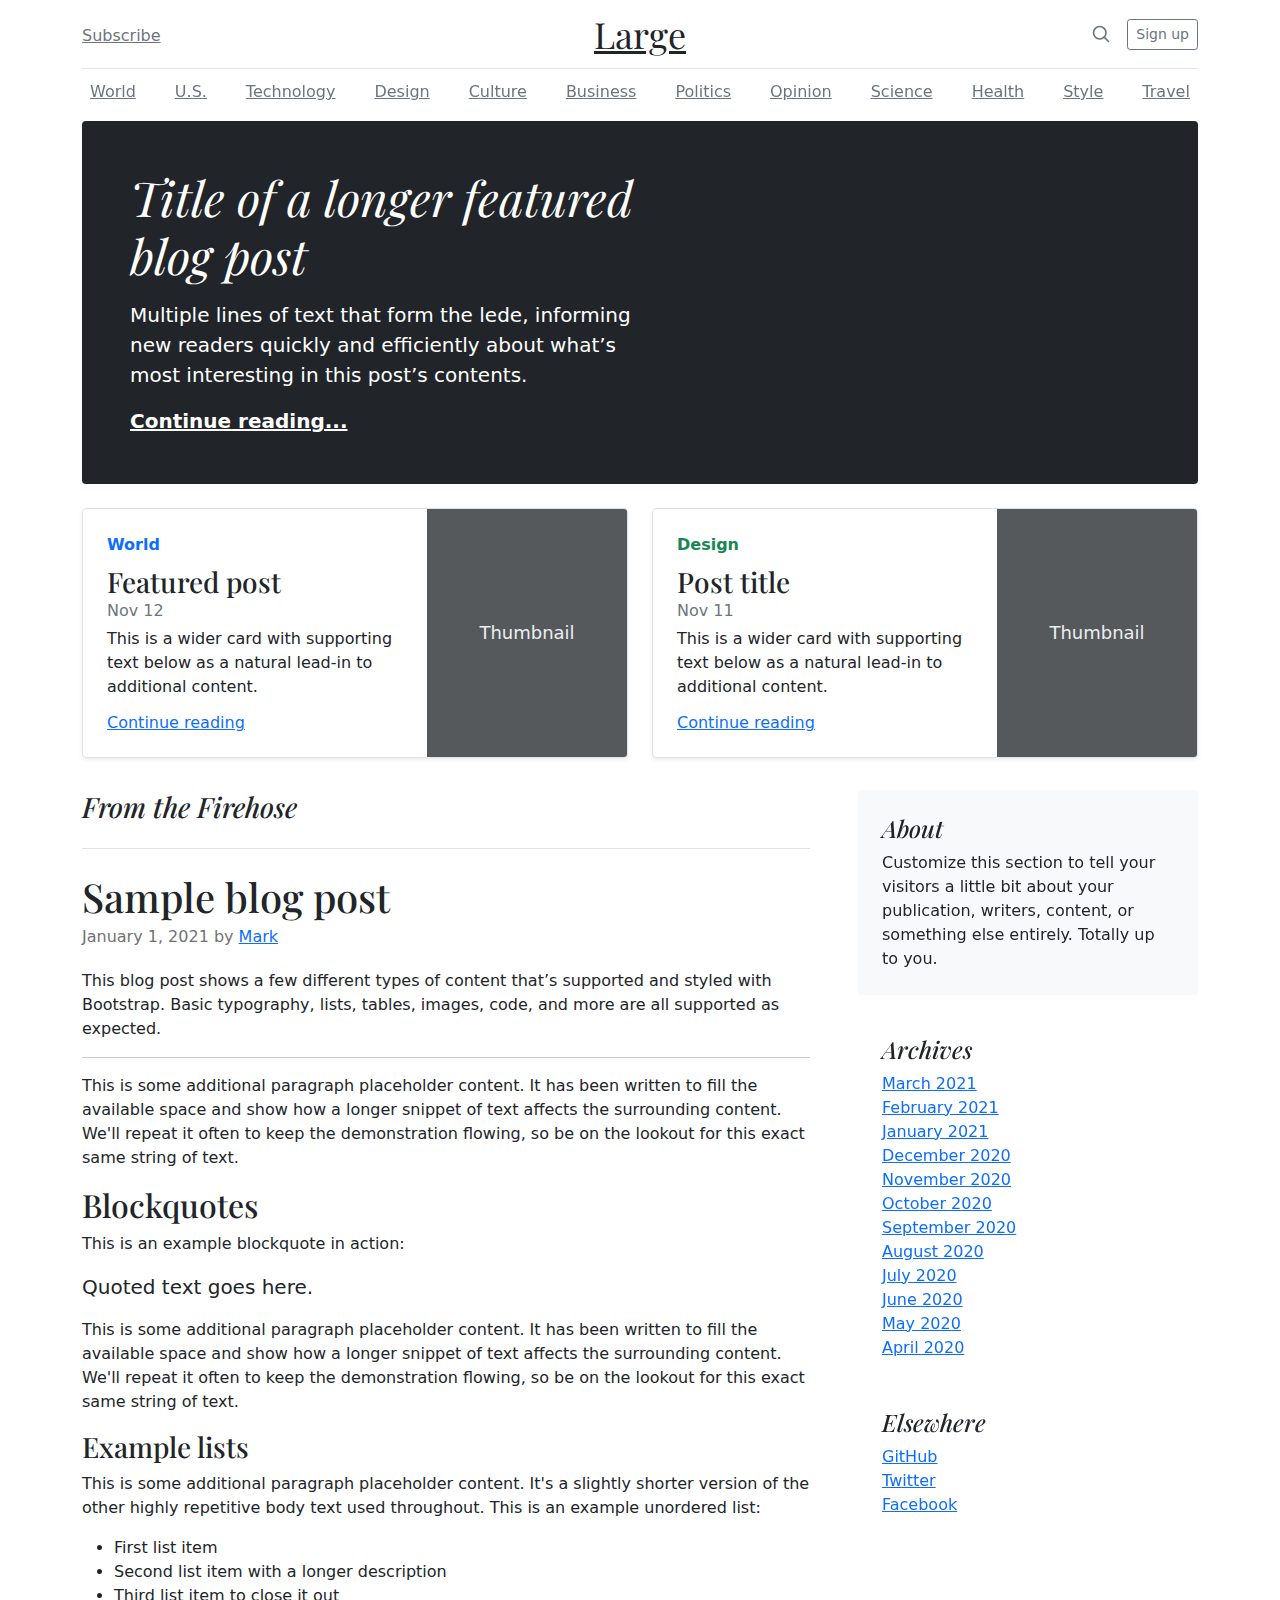
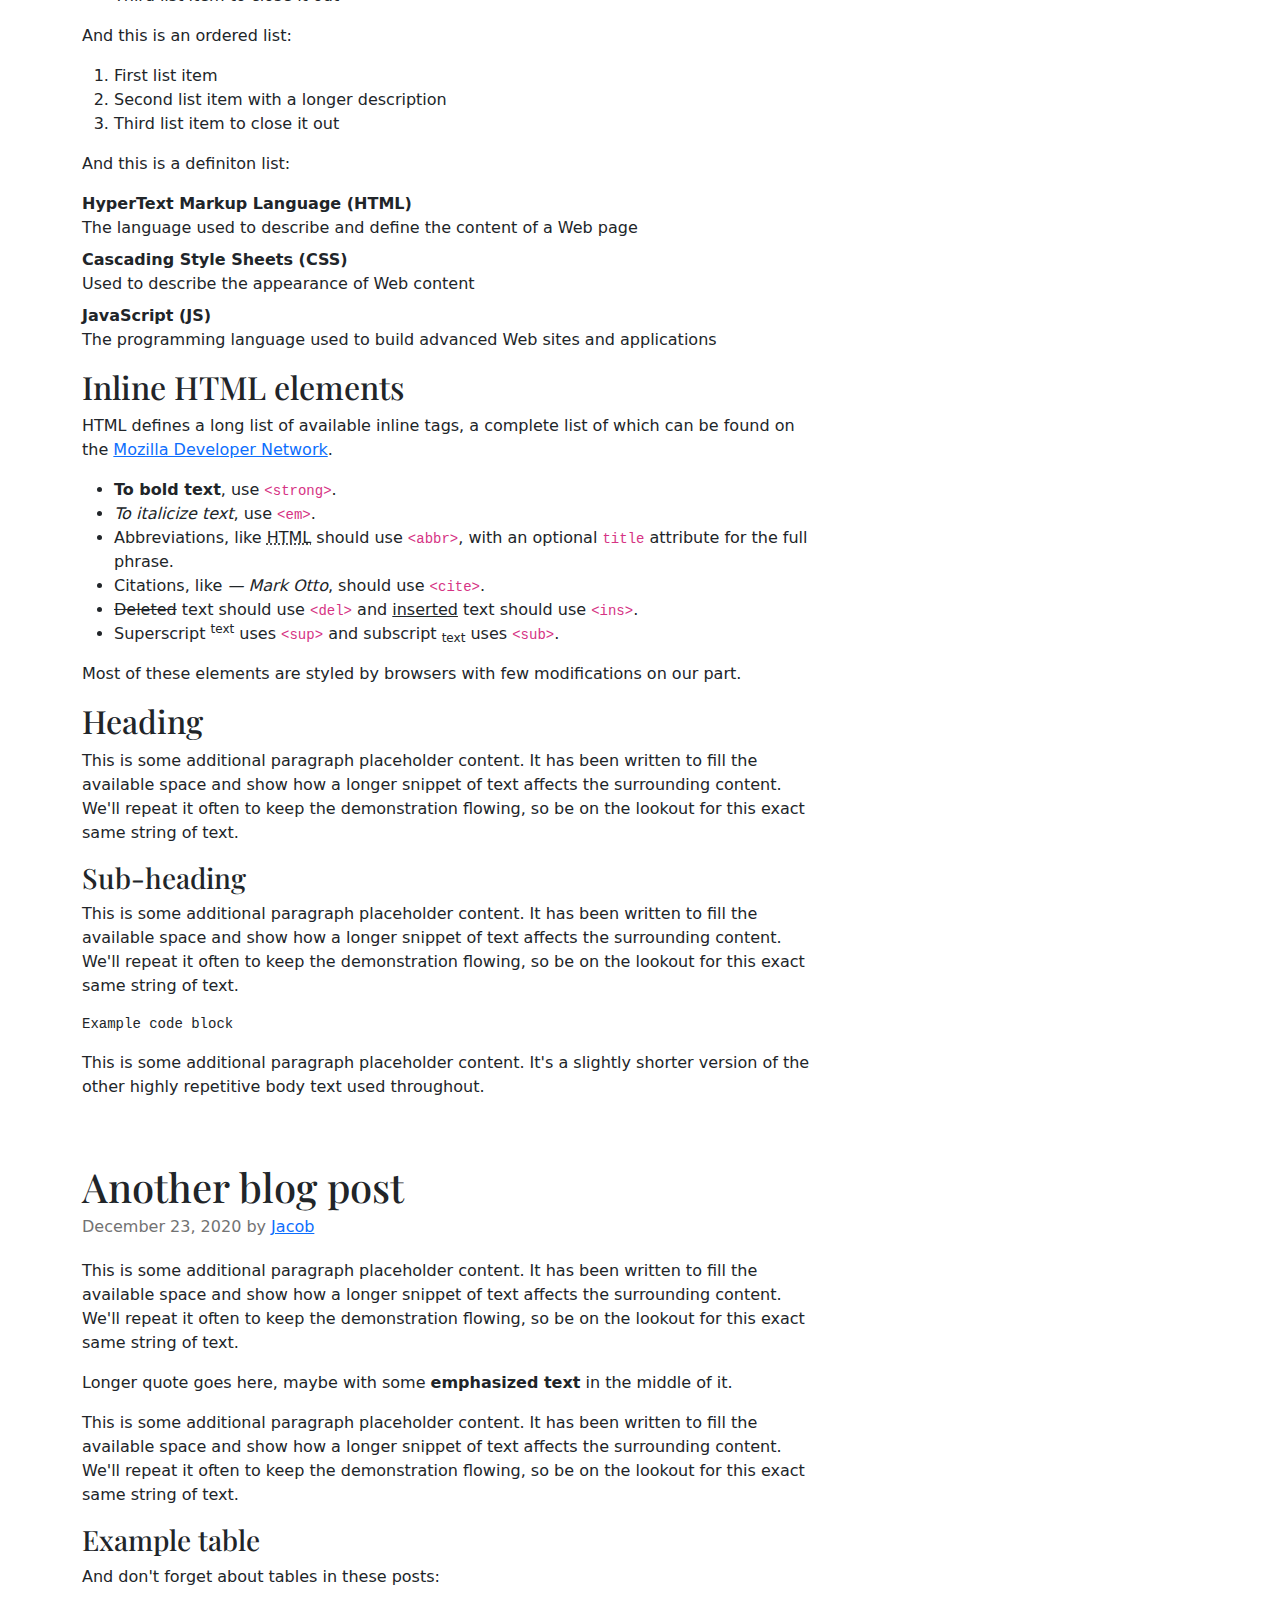
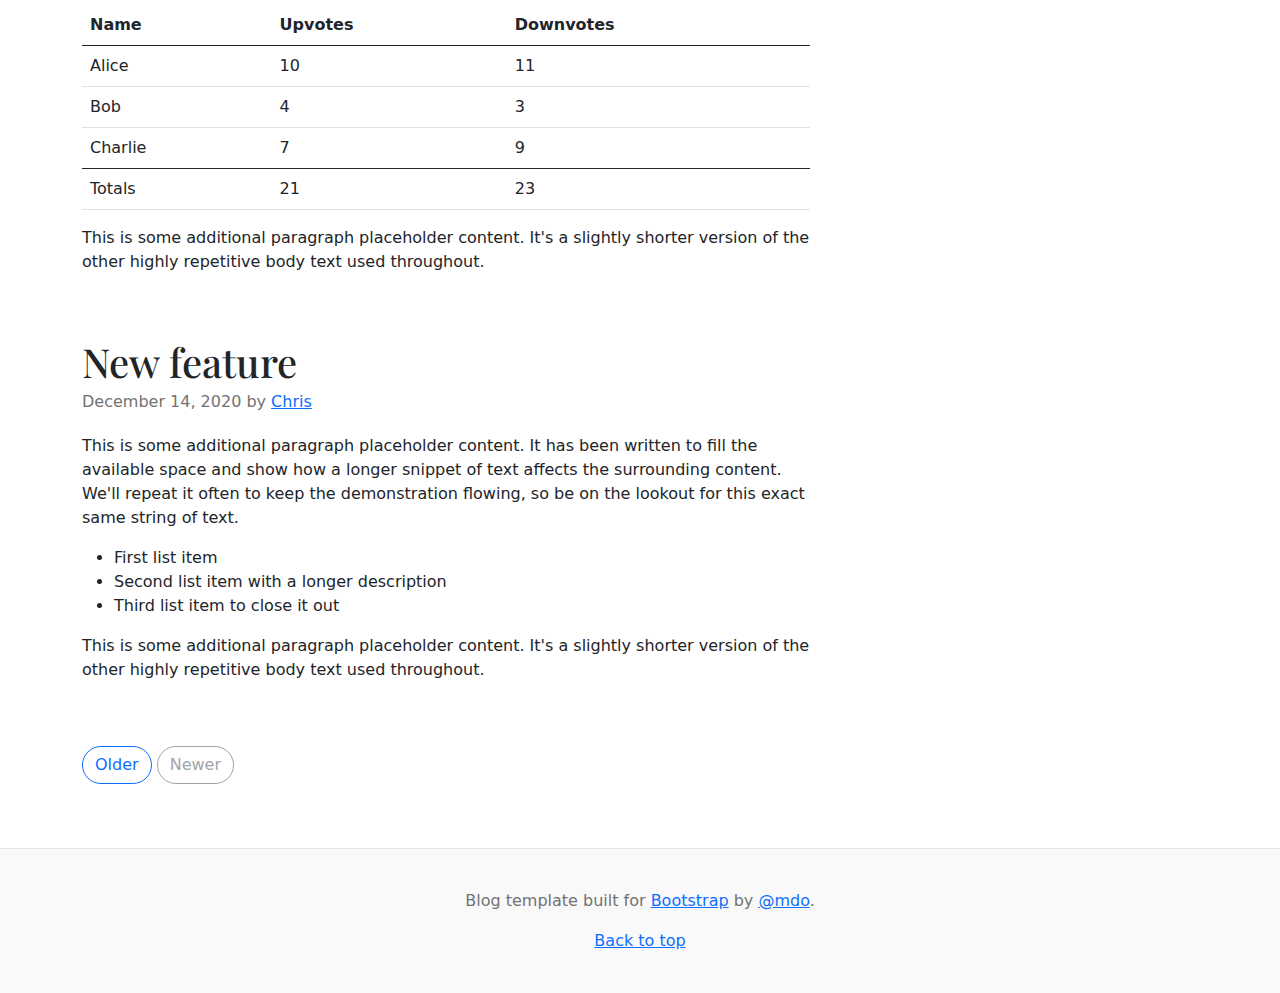
<file: bootstrap-5.0.2-examples/blog/index.html>
<!doctype html>
<html lang="en">
  <head>
    <meta charset="utf-8">
    <meta name="viewport" content="width=device-width, initial-scale=1">
    <meta name="description" content="">
    <meta name="author" content="Mark Otto, Jacob Thornton, and Bootstrap contributors">
    <meta name="generator" content="Hugo 0.84.0">
    <title>Blog Template · Bootstrap v5.0</title>

    <link rel="canonical" href="https://getbootstrap.com/docs/5.0/examples/blog/">

    

    <!-- Bootstrap core CSS -->
<link href="../assets/dist/css/bootstrap.min.css" rel="stylesheet">

    <style>
      .bd-placeholder-img {
        font-size: 1.125rem;
        text-anchor: middle;
        -webkit-user-select: none;
        -moz-user-select: none;
        user-select: none;
      }

      @media (min-width: 768px) {
        .bd-placeholder-img-lg {
          font-size: 3.5rem;
        }
      }
    </style>

    
    <!-- Custom styles for this template -->
    <link href="https://fonts.googleapis.com/css?family=Playfair&#43;Display:700,900&amp;display=swap" rel="stylesheet">
    <!-- Custom styles for this template -->
    <link href="blog.css" rel="stylesheet">
  </head>
  <body>
    
<div class="container">
  <header class="blog-header py-3">
    <div class="row flex-nowrap justify-content-between align-items-center">
      <div class="col-4 pt-1">
        <a class="link-secondary" href="#">Subscribe</a>
      </div>
      <div class="col-4 text-center">
        <a class="blog-header-logo text-dark" href="#">Large</a>
      </div>
      <div class="col-4 d-flex justify-content-end align-items-center">
        <a class="link-secondary" href="#" aria-label="Search">
          <svg xmlns="http://www.w3.org/2000/svg" width="20" height="20" fill="none" stroke="currentColor" stroke-linecap="round" stroke-linejoin="round" stroke-width="2" class="mx-3" role="img" viewBox="0 0 24 24"><title>Search</title><circle cx="10.5" cy="10.5" r="7.5"/><path d="M21 21l-5.2-5.2"/></svg>
        </a>
        <a class="btn btn-sm btn-outline-secondary" href="#">Sign up</a>
      </div>
    </div>
  </header>

  <div class="nav-scroller py-1 mb-2">
    <nav class="nav d-flex justify-content-between">
      <a class="p-2 link-secondary" href="#">World</a>
      <a class="p-2 link-secondary" href="#">U.S.</a>
      <a class="p-2 link-secondary" href="#">Technology</a>
      <a class="p-2 link-secondary" href="#">Design</a>
      <a class="p-2 link-secondary" href="#">Culture</a>
      <a class="p-2 link-secondary" href="#">Business</a>
      <a class="p-2 link-secondary" href="#">Politics</a>
      <a class="p-2 link-secondary" href="#">Opinion</a>
      <a class="p-2 link-secondary" href="#">Science</a>
      <a class="p-2 link-secondary" href="#">Health</a>
      <a class="p-2 link-secondary" href="#">Style</a>
      <a class="p-2 link-secondary" href="#">Travel</a>
    </nav>
  </div>
</div>

<main class="container">
  <div class="p-4 p-md-5 mb-4 text-white rounded bg-dark">
    <div class="col-md-6 px-0">
      <h1 class="display-4 fst-italic">Title of a longer featured blog post</h1>
      <p class="lead my-3">Multiple lines of text that form the lede, informing new readers quickly and efficiently about what’s most interesting in this post’s contents.</p>
      <p class="lead mb-0"><a href="#" class="text-white fw-bold">Continue reading...</a></p>
    </div>
  </div>

  <div class="row mb-2">
    <div class="col-md-6">
      <div class="row g-0 border rounded overflow-hidden flex-md-row mb-4 shadow-sm h-md-250 position-relative">
        <div class="col p-4 d-flex flex-column position-static">
          <strong class="d-inline-block mb-2 text-primary">World</strong>
          <h3 class="mb-0">Featured post</h3>
          <div class="mb-1 text-muted">Nov 12</div>
          <p class="card-text mb-auto">This is a wider card with supporting text below as a natural lead-in to additional content.</p>
          <a href="#" class="stretched-link">Continue reading</a>
        </div>
        <div class="col-auto d-none d-lg-block">
          <svg class="bd-placeholder-img" width="200" height="250" xmlns="http://www.w3.org/2000/svg" role="img" aria-label="Placeholder: Thumbnail" preserveAspectRatio="xMidYMid slice" focusable="false"><title>Placeholder</title><rect width="100%" height="100%" fill="#55595c"/><text x="50%" y="50%" fill="#eceeef" dy=".3em">Thumbnail</text></svg>

        </div>
      </div>
    </div>
    <div class="col-md-6">
      <div class="row g-0 border rounded overflow-hidden flex-md-row mb-4 shadow-sm h-md-250 position-relative">
        <div class="col p-4 d-flex flex-column position-static">
          <strong class="d-inline-block mb-2 text-success">Design</strong>
          <h3 class="mb-0">Post title</h3>
          <div class="mb-1 text-muted">Nov 11</div>
          <p class="mb-auto">This is a wider card with supporting text below as a natural lead-in to additional content.</p>
          <a href="#" class="stretched-link">Continue reading</a>
        </div>
        <div class="col-auto d-none d-lg-block">
          <svg class="bd-placeholder-img" width="200" height="250" xmlns="http://www.w3.org/2000/svg" role="img" aria-label="Placeholder: Thumbnail" preserveAspectRatio="xMidYMid slice" focusable="false"><title>Placeholder</title><rect width="100%" height="100%" fill="#55595c"/><text x="50%" y="50%" fill="#eceeef" dy=".3em">Thumbnail</text></svg>

        </div>
      </div>
    </div>
  </div>

  <div class="row g-5">
    <div class="col-md-8">
      <h3 class="pb-4 mb-4 fst-italic border-bottom">
        From the Firehose
      </h3>

      <article class="blog-post">
        <h2 class="blog-post-title">Sample blog post</h2>
        <p class="blog-post-meta">January 1, 2021 by <a href="#">Mark</a></p>

        <p>This blog post shows a few different types of content that’s supported and styled with Bootstrap. Basic typography, lists, tables, images, code, and more are all supported as expected.</p>
        <hr>
        <p>This is some additional paragraph placeholder content. It has been written to fill the available space and show how a longer snippet of text affects the surrounding content. We'll repeat it often to keep the demonstration flowing, so be on the lookout for this exact same string of text.</p>
        <h2>Blockquotes</h2>
        <p>This is an example blockquote in action:</p>
        <blockquote class="blockquote">
          <p>Quoted text goes here.</p>
        </blockquote>
        <p>This is some additional paragraph placeholder content. It has been written to fill the available space and show how a longer snippet of text affects the surrounding content. We'll repeat it often to keep the demonstration flowing, so be on the lookout for this exact same string of text.</p>
        <h3>Example lists</h3>
        <p>This is some additional paragraph placeholder content. It's a slightly shorter version of the other highly repetitive body text used throughout. This is an example unordered list:</p>
        <ul>
          <li>First list item</li>
          <li>Second list item with a longer description</li>
          <li>Third list item to close it out</li>
        </ul>
        <p>And this is an ordered list:</p>
        <ol>
          <li>First list item</li>
          <li>Second list item with a longer description</li>
          <li>Third list item to close it out</li>
        </ol>
        <p>And this is a definiton list:</p>
        <dl>
          <dt>HyperText Markup Language (HTML)</dt>
          <dd>The language used to describe and define the content of a Web page</dd>
          <dt>Cascading Style Sheets (CSS)</dt>
          <dd>Used to describe the appearance of Web content</dd>
          <dt>JavaScript (JS)</dt>
          <dd>The programming language used to build advanced Web sites and applications</dd>
        </dl>
        <h2>Inline HTML elements</h2>
        <p>HTML defines a long list of available inline tags, a complete list of which can be found on the <a href="https://developer.mozilla.org/en-US/docs/Web/HTML/Element">Mozilla Developer Network</a>.</p>
        <ul>
          <li><strong>To bold text</strong>, use <code class="language-plaintext highlighter-rouge">&lt;strong&gt;</code>.</li>
          <li><em>To italicize text</em>, use <code class="language-plaintext highlighter-rouge">&lt;em&gt;</code>.</li>
          <li>Abbreviations, like <abbr title="HyperText Markup Langage">HTML</abbr> should use <code class="language-plaintext highlighter-rouge">&lt;abbr&gt;</code>, with an optional <code class="language-plaintext highlighter-rouge">title</code> attribute for the full phrase.</li>
          <li>Citations, like <cite>— Mark Otto</cite>, should use <code class="language-plaintext highlighter-rouge">&lt;cite&gt;</code>.</li>
          <li><del>Deleted</del> text should use <code class="language-plaintext highlighter-rouge">&lt;del&gt;</code> and <ins>inserted</ins> text should use <code class="language-plaintext highlighter-rouge">&lt;ins&gt;</code>.</li>
          <li>Superscript <sup>text</sup> uses <code class="language-plaintext highlighter-rouge">&lt;sup&gt;</code> and subscript <sub>text</sub> uses <code class="language-plaintext highlighter-rouge">&lt;sub&gt;</code>.</li>
        </ul>
        <p>Most of these elements are styled by browsers with few modifications on our part.</p>
        <h2>Heading</h2>
        <p>This is some additional paragraph placeholder content. It has been written to fill the available space and show how a longer snippet of text affects the surrounding content. We'll repeat it often to keep the demonstration flowing, so be on the lookout for this exact same string of text.</p>
        <h3>Sub-heading</h3>
        <p>This is some additional paragraph placeholder content. It has been written to fill the available space and show how a longer snippet of text affects the surrounding content. We'll repeat it often to keep the demonstration flowing, so be on the lookout for this exact same string of text.</p>
        <pre><code>Example code block</code></pre>
        <p>This is some additional paragraph placeholder content. It's a slightly shorter version of the other highly repetitive body text used throughout.</p>
      </article>

      <article class="blog-post">
        <h2 class="blog-post-title">Another blog post</h2>
        <p class="blog-post-meta">December 23, 2020 by <a href="#">Jacob</a></p>

        <p>This is some additional paragraph placeholder content. It has been written to fill the available space and show how a longer snippet of text affects the surrounding content. We'll repeat it often to keep the demonstration flowing, so be on the lookout for this exact same string of text.</p>
        <blockquote>
          <p>Longer quote goes here, maybe with some <strong>emphasized text</strong> in the middle of it.</p>
        </blockquote>
        <p>This is some additional paragraph placeholder content. It has been written to fill the available space and show how a longer snippet of text affects the surrounding content. We'll repeat it often to keep the demonstration flowing, so be on the lookout for this exact same string of text.</p>
        <h3>Example table</h3>
        <p>And don't forget about tables in these posts:</p>
        <table class="table">
          <thead>
            <tr>
              <th>Name</th>
              <th>Upvotes</th>
              <th>Downvotes</th>
            </tr>
          </thead>
          <tbody>
            <tr>
              <td>Alice</td>
              <td>10</td>
              <td>11</td>
            </tr>
            <tr>
              <td>Bob</td>
              <td>4</td>
              <td>3</td>
            </tr>
            <tr>
              <td>Charlie</td>
              <td>7</td>
              <td>9</td>
            </tr>
          </tbody>
          <tfoot>
            <tr>
              <td>Totals</td>
              <td>21</td>
              <td>23</td>
            </tr>
          </tfoot>
        </table>

        <p>This is some additional paragraph placeholder content. It's a slightly shorter version of the other highly repetitive body text used throughout.</p>
      </article>

      <article class="blog-post">
        <h2 class="blog-post-title">New feature</h2>
        <p class="blog-post-meta">December 14, 2020 by <a href="#">Chris</a></p>

        <p>This is some additional paragraph placeholder content. It has been written to fill the available space and show how a longer snippet of text affects the surrounding content. We'll repeat it often to keep the demonstration flowing, so be on the lookout for this exact same string of text.</p>
        <ul>
          <li>First list item</li>
          <li>Second list item with a longer description</li>
          <li>Third list item to close it out</li>
        </ul>
        <p>This is some additional paragraph placeholder content. It's a slightly shorter version of the other highly repetitive body text used throughout.</p>
      </article>

      <nav class="blog-pagination" aria-label="Pagination">
        <a class="btn btn-outline-primary" href="#">Older</a>
        <a class="btn btn-outline-secondary disabled" href="#" tabindex="-1" aria-disabled="true">Newer</a>
      </nav>

    </div>

    <div class="col-md-4">
      <div class="position-sticky" style="top: 2rem;">
        <div class="p-4 mb-3 bg-light rounded">
          <h4 class="fst-italic">About</h4>
          <p class="mb-0">Customize this section to tell your visitors a little bit about your publication, writers, content, or something else entirely. Totally up to you.</p>
        </div>

        <div class="p-4">
          <h4 class="fst-italic">Archives</h4>
          <ol class="list-unstyled mb-0">
            <li><a href="#">March 2021</a></li>
            <li><a href="#">February 2021</a></li>
            <li><a href="#">January 2021</a></li>
            <li><a href="#">December 2020</a></li>
            <li><a href="#">November 2020</a></li>
            <li><a href="#">October 2020</a></li>
            <li><a href="#">September 2020</a></li>
            <li><a href="#">August 2020</a></li>
            <li><a href="#">July 2020</a></li>
            <li><a href="#">June 2020</a></li>
            <li><a href="#">May 2020</a></li>
            <li><a href="#">April 2020</a></li>
          </ol>
        </div>

        <div class="p-4">
          <h4 class="fst-italic">Elsewhere</h4>
          <ol class="list-unstyled">
            <li><a href="#">GitHub</a></li>
            <li><a href="#">Twitter</a></li>
            <li><a href="#">Facebook</a></li>
          </ol>
        </div>
      </div>
    </div>
  </div>

</main>

<footer class="blog-footer">
  <p>Blog template built for <a href="https://getbootstrap.com/">Bootstrap</a> by <a href="https://twitter.com/mdo">@mdo</a>.</p>
  <p>
    <a href="#">Back to top</a>
  </p>
</footer>


    
  </body>
</html>
</file>
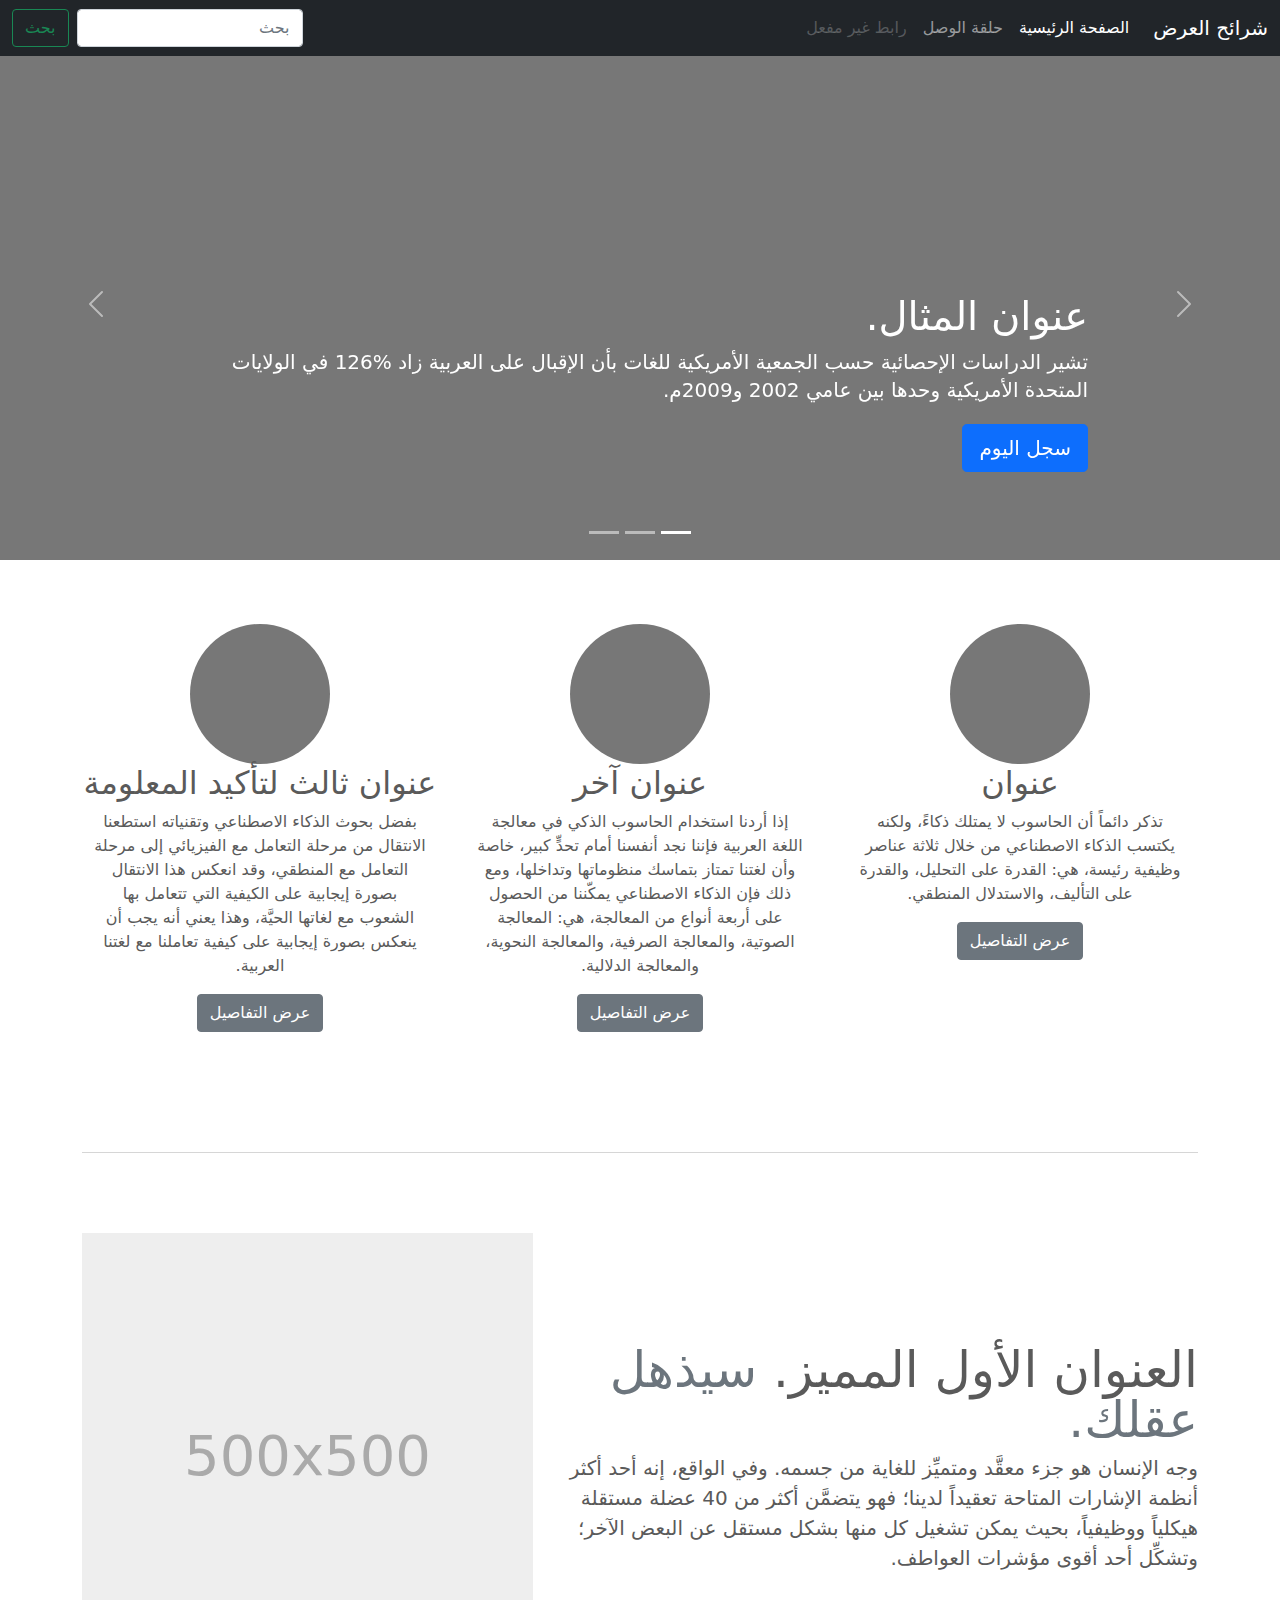
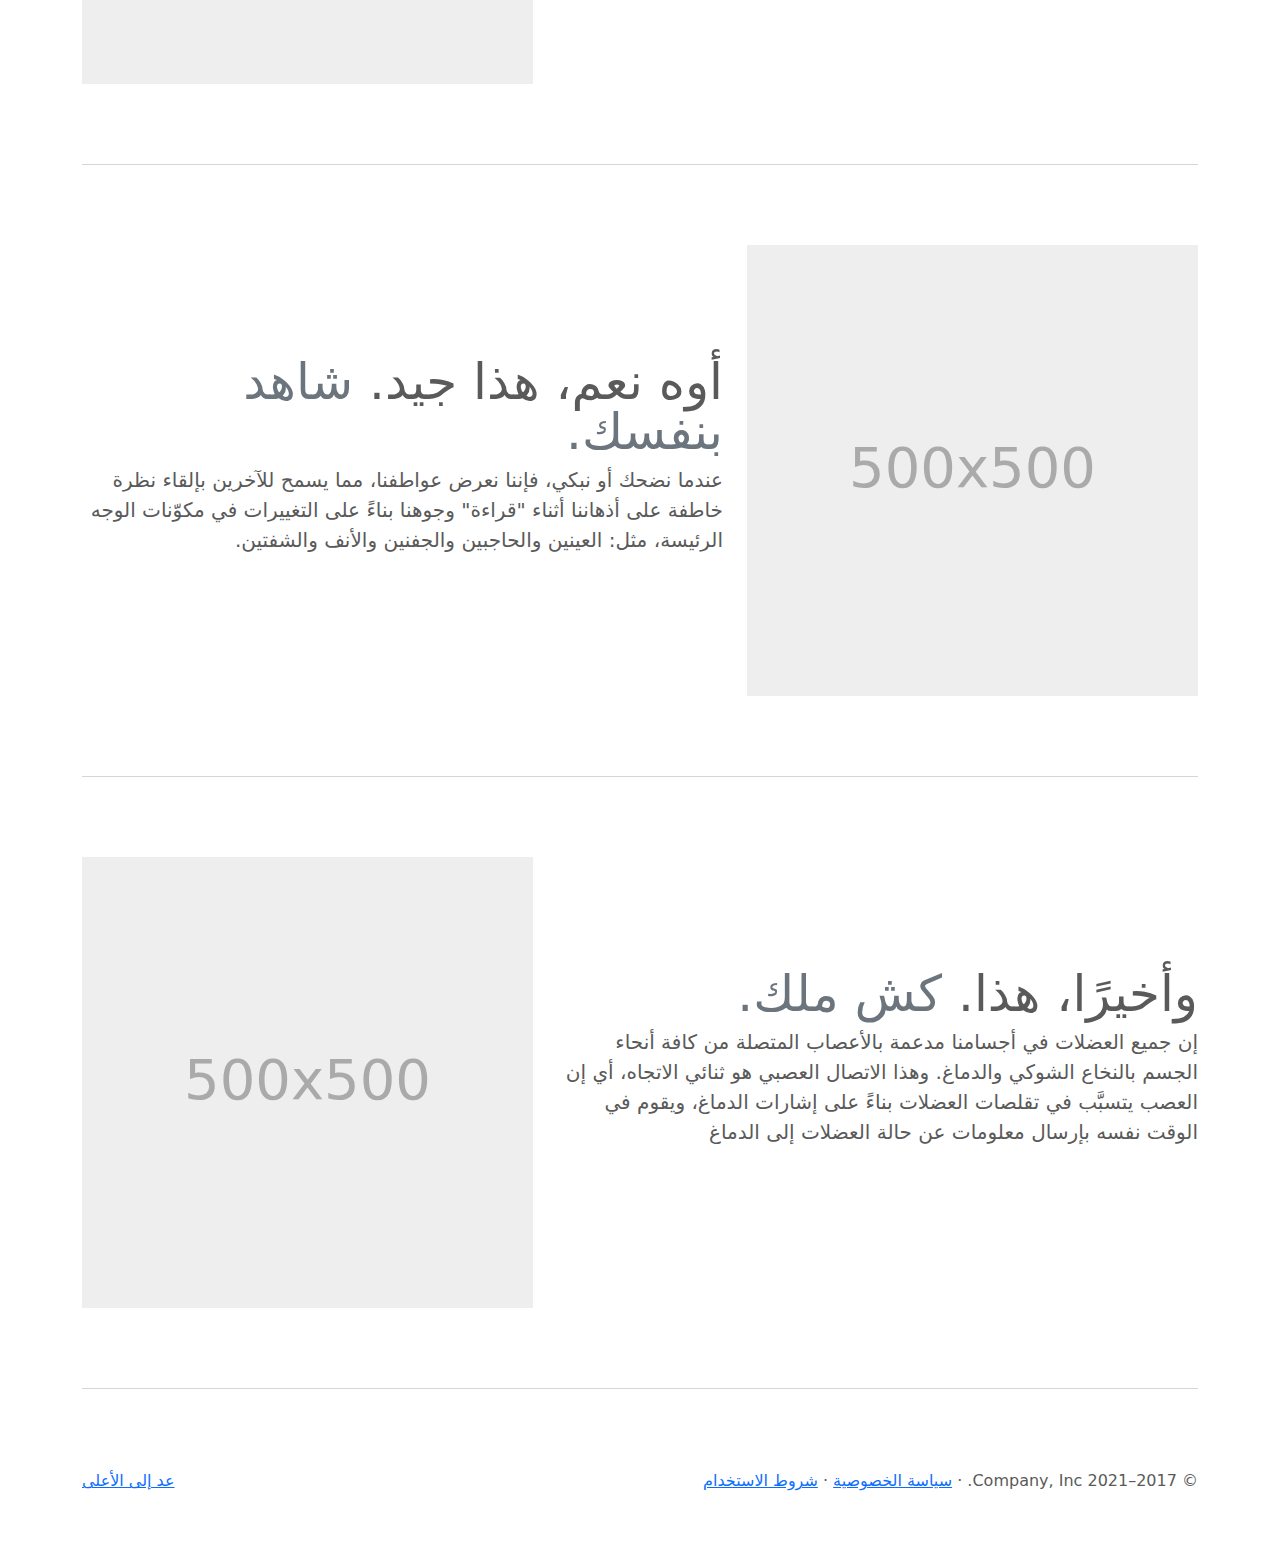
<file: bootstrap-5.0.2-examples/carousel-rtl/index.html>
<!doctype html>
<html lang="ar" dir="rtl">
  <head>
    <meta charset="utf-8">
    <meta name="viewport" content="width=device-width, initial-scale=1">
    <meta name="description" content="">
    <meta name="author" content="Mark Otto, Jacob Thornton, and Bootstrap contributors">
    <meta name="generator" content="Hugo 0.84.0">
    <title>قالب  شرائح العرض · Bootstrap v5.0</title>

    <link rel="canonical" href="https://getbootstrap.com/docs/5.0/examples/carousel-rtl/">

    

    <!-- Bootstrap core CSS -->
<link href="../assets/dist/css/bootstrap.rtl.min.css" rel="stylesheet">

    <style>
      .bd-placeholder-img {
        font-size: 1.125rem;
        text-anchor: middle;
        -webkit-user-select: none;
        -moz-user-select: none;
        user-select: none;
      }

      @media (min-width: 768px) {
        .bd-placeholder-img-lg {
          font-size: 3.5rem;
        }
      }
    </style>

    
    <!-- Custom styles for this template -->
    <link href="../carousel/carousel.rtl.css" rel="stylesheet">
  </head>
  <body>
    
<header>
  <nav class="navbar navbar-expand-md navbar-dark fixed-top bg-dark">
    <div class="container-fluid">
      <a class="navbar-brand" href="#">شرائح العرض</a>
      <button class="navbar-toggler" type="button" data-bs-toggle="collapse" data-bs-target="#navbarCollapse" aria-controls="navbarCollapse" aria-expanded="false" aria-label="تبديل التنقل">
        <span class="navbar-toggler-icon"></span>
      </button>
      <div class="collapse navbar-collapse" id="navbarCollapse">
        <ul class="navbar-nav me-auto mb-2 mb-md-0">
          <li class="nav-item">
            <a class="nav-link active" aria-current="page" href="#">الصفحة الرئيسية</a>
          </li>
          <li class="nav-item">
            <a class="nav-link" href="#">حلقة الوصل</a>
          </li>
          <li class="nav-item">
            <a class="nav-link disabled" href="#" tabindex="-1" aria-disabled="true">رابط غير مفعل</a>
          </li>
        </ul>
        <form class="d-flex">
          <input class="form-control me-2" type="search" placeholder="بحث" aria-label="بحث">
          <button class="btn btn-outline-success" type="submit">بحث</button>
        </form>
      </div>
    </div>
  </nav>
</header>

<main>

  <div id="myCarousel" class="carousel slide" data-bs-ride="carousel">
    <div class="carousel-indicators">
      <button type="button" data-bs-target="#myCarousel" data-bs-slide-to="0" class="active" aria-current="true" aria-label="Slide 1"></button>
      <button type="button" data-bs-target="#myCarousel" data-bs-slide-to="1" aria-label="Slide 2"></button>
      <button type="button" data-bs-target="#myCarousel" data-bs-slide-to="2" aria-label="Slide 3"></button>
    </div>
    <div class="carousel-inner">
      <div class="carousel-item active">
        <svg class="bd-placeholder-img" width="100%" height="100%" xmlns="http://www.w3.org/2000/svg" aria-hidden="true" preserveAspectRatio="xMidYMid slice" focusable="false"><rect width="100%" height="100%" fill="#777"/></svg>

        <div class="container">
          <div class="carousel-caption text-start">
            <h1>عنوان المثال.</h1>
            <p>تشير الدراسات الإحصائية حسب الجمعية الأمريكية للغات بأن الإقبال على العربية زاد %126 في الولايات المتحدة الأمريكية وحدها بين عامي 2002 و2009م.</p>
            <p><a class="btn btn-lg btn-primary" href="#">سجل اليوم</a></p>
          </div>
        </div>
      </div>
      <div class="carousel-item">
        <svg class="bd-placeholder-img" width="100%" height="100%" xmlns="http://www.w3.org/2000/svg" aria-hidden="true" preserveAspectRatio="xMidYMid slice" focusable="false"><rect width="100%" height="100%" fill="#777"/></svg>

        <div class="container">
          <div class="carousel-caption">
            <h1>عنوان مثال آخر.</h1>
            <p>حسب المجلس الثقافي البريطاني فإن تعليم الإنجليزية داخل بريطانيا يسهم في تعزيز اقتصادها بما يتجاوز ملياري جنيه سنوياً، كما أنه وفر أكثر من 26 ألف وظيفة.</p>
            <p><a class="btn btn-lg btn-primary" href="#">أعرف أكثر</a></p>
          </div>
        </div>
      </div>
      <div class="carousel-item">
        <svg class="bd-placeholder-img" width="100%" height="100%" xmlns="http://www.w3.org/2000/svg" aria-hidden="true" preserveAspectRatio="xMidYMid slice" focusable="false"><rect width="100%" height="100%" fill="#777"/></svg>

        <div class="container">
          <div class="carousel-caption text-end">
            <h1>واحد أكثر لقياس جيد.</h1>
            <p>الإحصاءات لحجم الاستثمار اللغوي خارج بريطانيا تتفاوت من سنة لأخرى إلا أن المدير التنفيذي للمجلس الثقافي البريطاني إدي بايرز يرى أن استثمار تعليم الإنجليزية في الخارج لا يحسب على المستوى المالي فحسب بل على المستوى السياسي أيضاً.</p>
            <p><a class="btn btn-lg btn-primary" href="#">تصفح المعرض</a></p>
          </div>
        </div>
      </div>
    </div>
    <button class="carousel-control-prev" type="button" data-bs-target="#myCarousel" data-bs-slide="prev">
      <span class="carousel-control-prev-icon" aria-hidden="true"></span>
      <span class="visually-hidden">السابق</span>
    </button>
    <button class="carousel-control-next" type="button" data-bs-target="#myCarousel" data-bs-slide="next">
      <span class="carousel-control-next-icon" aria-hidden="true"></span>
      <span class="visually-hidden">التالي</span>
    </button>
  </div>


  <!-- Marketing messaging and featurettes
  ================================================== -->
  <!-- Wrap the rest of the page in another container to center all the content. -->

  <div class="container marketing">

    <!-- Three columns of text below the carousel -->
    <div class="row">
      <div class="col-lg-4">
        <svg class="bd-placeholder-img rounded-circle" width="140" height="140" xmlns="http://www.w3.org/2000/svg" role="img" aria-label="Placeholder: 140x140" preserveAspectRatio="xMidYMid slice" focusable="false"><title>Placeholder</title><rect width="100%" height="100%" fill="#777"/><text x="50%" y="50%" fill="#777" dy=".3em">140x140</text></svg>

        <h2>عنوان</h2>
        <p>تذكر دائماً أن الحاسوب لا يمتلك ذكاءً، ولكنه يكتسب الذكاء الاصطناعي من خلال ثلاثة عناصر وظيفية رئيسة، هي: القدرة على التحليل، والقدرة على التأليف، والاستدلال المنطقي.</p>
        <p><a class="btn btn-secondary" href="#">عرض التفاصيل</a></p>
      </div><!-- /.col-lg-4 -->
      <div class="col-lg-4">
        <svg class="bd-placeholder-img rounded-circle" width="140" height="140" xmlns="http://www.w3.org/2000/svg" role="img" aria-label="Placeholder: 140x140" preserveAspectRatio="xMidYMid slice" focusable="false"><title>Placeholder</title><rect width="100%" height="100%" fill="#777"/><text x="50%" y="50%" fill="#777" dy=".3em">140x140</text></svg>

        <h2>عنوان آخر</h2>
        <p>إذا أردنا استخدام الحاسوب الذكي في معالجة اللغة العربية فإننا نجد أنفسنا أمام تحدٍّ كبير، خاصة وأن لغتنا تمتاز بتماسك منظوماتها وتداخلها، ومع ذلك فإن الذكاء الاصطناعي يمكّننا من الحصول على أربعة أنواع من المعالجة، هي: المعالجة الصوتية، والمعالجة الصرفية، والمعالجة النحوية، والمعالجة الدلالية.</p>
        <p><a class="btn btn-secondary" href="#">عرض التفاصيل</a></p>
      </div><!-- /.col-lg-4 -->
      <div class="col-lg-4">
        <svg class="bd-placeholder-img rounded-circle" width="140" height="140" xmlns="http://www.w3.org/2000/svg" role="img" aria-label="Placeholder: 140x140" preserveAspectRatio="xMidYMid slice" focusable="false"><title>Placeholder</title><rect width="100%" height="100%" fill="#777"/><text x="50%" y="50%" fill="#777" dy=".3em">140x140</text></svg>

        <h2>عنوان ثالث لتأكيد المعلومة</h2>
        <p>بفضل بحوث الذكاء الاصطناعي وتقنياته استطعنا الانتقال من مرحلة التعامل مع الفيزيائي إلى مرحلة التعامل مع المنطقي، وقد انعكس هذا الانتقال بصورة إيجابية على الكيفية التي تتعامل بها الشعوب مع لغاتها الحيَّة، وهذا يعني أنه يجب أن ينعكس بصورة إيجابية على كيفية تعاملنا مع لغتنا العربية.</p>
        <p><a class="btn btn-secondary" href="#">عرض التفاصيل</a></p>
      </div><!-- /.col-lg-4 -->
    </div><!-- /.row -->


    <!-- START THE FEATURETTES -->

    <hr class="featurette-divider">

    <div class="row featurette">
      <div class="col-md-7">
        <h2 class="featurette-heading">العنوان الأول المميز. <span class="text-muted"> سيذهل عقلك. </span></h2>
        <p class="lead">وجه الإنسان هو جزء معقَّد ومتميِّز للغاية من جسمه. وفي الواقع، إنه أحد أكثر أنظمة الإشارات المتاحة تعقيداً لدينا؛ فهو يتضمَّن أكثر من 40 عضلة مستقلة هيكلياً ووظيفياً، بحيث يمكن تشغيل كل منها بشكل مستقل عن البعض الآخر؛ وتشكِّل أحد أقوى مؤشرات العواطف.</p>
      </div>
      <div class="col-md-5">
        <svg class="bd-placeholder-img bd-placeholder-img-lg featurette-image img-fluid mx-auto" width="500" height="500" xmlns="http://www.w3.org/2000/svg" role="img" aria-label="Placeholder: 500x500" preserveAspectRatio="xMidYMid slice" focusable="false"><title>Placeholder</title><rect width="100%" height="100%" fill="#eee"/><text x="50%" y="50%" fill="#aaa" dy=".3em">500x500</text></svg>

      </div>
    </div>

    <hr class="featurette-divider">

    <div class="row featurette">
      <div class="col-md-7 order-md-2">
        <h2 class="featurette-heading">أوه نعم، هذا جيد. <span class="text-muted"> شاهد بنفسك. </span></h2>
        <p class="lead">عندما نضحك أو نبكي، فإننا نعرض عواطفنا، مما يسمح للآخرين بإلقاء نظرة خاطفة على أذهاننا أثناء "قراءة" وجوهنا بناءً على التغييرات في مكوّنات الوجه الرئيسة، مثل: العينين والحاجبين والجفنين والأنف والشفتين.</p>
      </div>
      <div class="col-md-5 order-md-1">
        <svg class="bd-placeholder-img bd-placeholder-img-lg featurette-image img-fluid mx-auto" width="500" height="500" xmlns="http://www.w3.org/2000/svg" role="img" aria-label="Placeholder: 500x500" preserveAspectRatio="xMidYMid slice" focusable="false"><title>Placeholder</title><rect width="100%" height="100%" fill="#eee"/><text x="50%" y="50%" fill="#aaa" dy=".3em">500x500</text></svg>

      </div>
    </div>

    <hr class="featurette-divider">

    <div class="row featurette">
      <div class="col-md-7">
        <h2 class="featurette-heading">وأخيرًا، هذا. <span class="text-muted"> كش ملك. </span></h2>
        <p class="lead">إن جميع العضلات في أجسامنا مدعمة بالأعصاب المتصلة من كافة أنحاء الجسم بالنخاع الشوكي والدماغ. وهذا الاتصال العصبي هو ثنائي الاتجاه، أي إن العصب يتسبَّب في تقلصات العضلات بناءً على إشارات الدماغ، ويقوم في الوقت نفسه بإرسال معلومات عن حالة العضلات إلى الدماغ</p>
      </div>
      <div class="col-md-5">
        <svg class="bd-placeholder-img bd-placeholder-img-lg featurette-image img-fluid mx-auto" width="500" height="500" xmlns="http://www.w3.org/2000/svg" role="img" aria-label="Placeholder: 500x500" preserveAspectRatio="xMidYMid slice" focusable="false"><title>Placeholder</title><rect width="100%" height="100%" fill="#eee"/><text x="50%" y="50%" fill="#aaa" dy=".3em">500x500</text></svg>

      </div>
    </div>

    <hr class="featurette-divider">

    <!-- /END THE FEATURETTES -->

  </div><!-- /.container -->


  <!-- FOOTER -->
  <footer class="container">
    <p class="float-end"><a href="#">عد إلى الأعلى</a></p>
    <p>&copy; 2017–2021 Company, Inc. &middot; <a href="#">سياسة الخصوصية</a> &middot; <a href="#">شروط الاستخدام</a></p>
  </footer>
</main>


    <script src="../assets/dist/js/bootstrap.bundle.min.js"></script>

      
  </body>
</html>
</file>
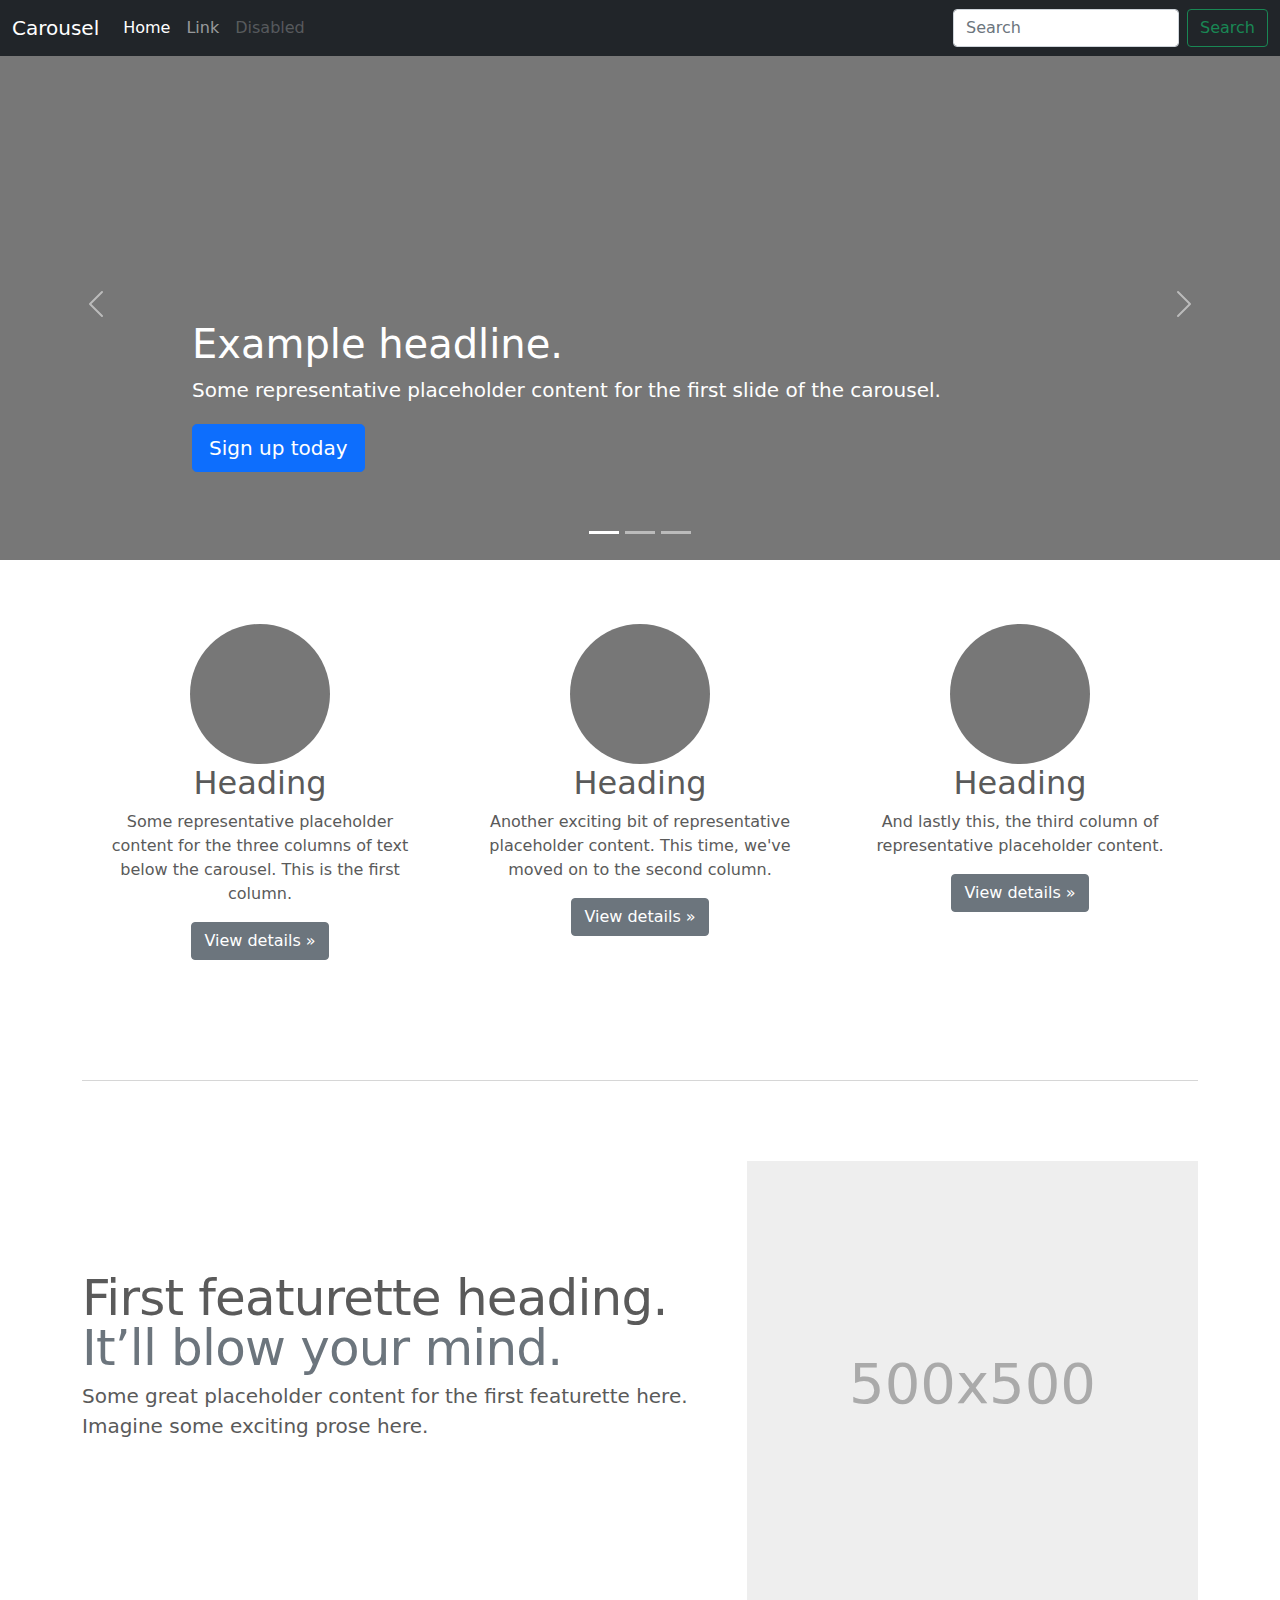
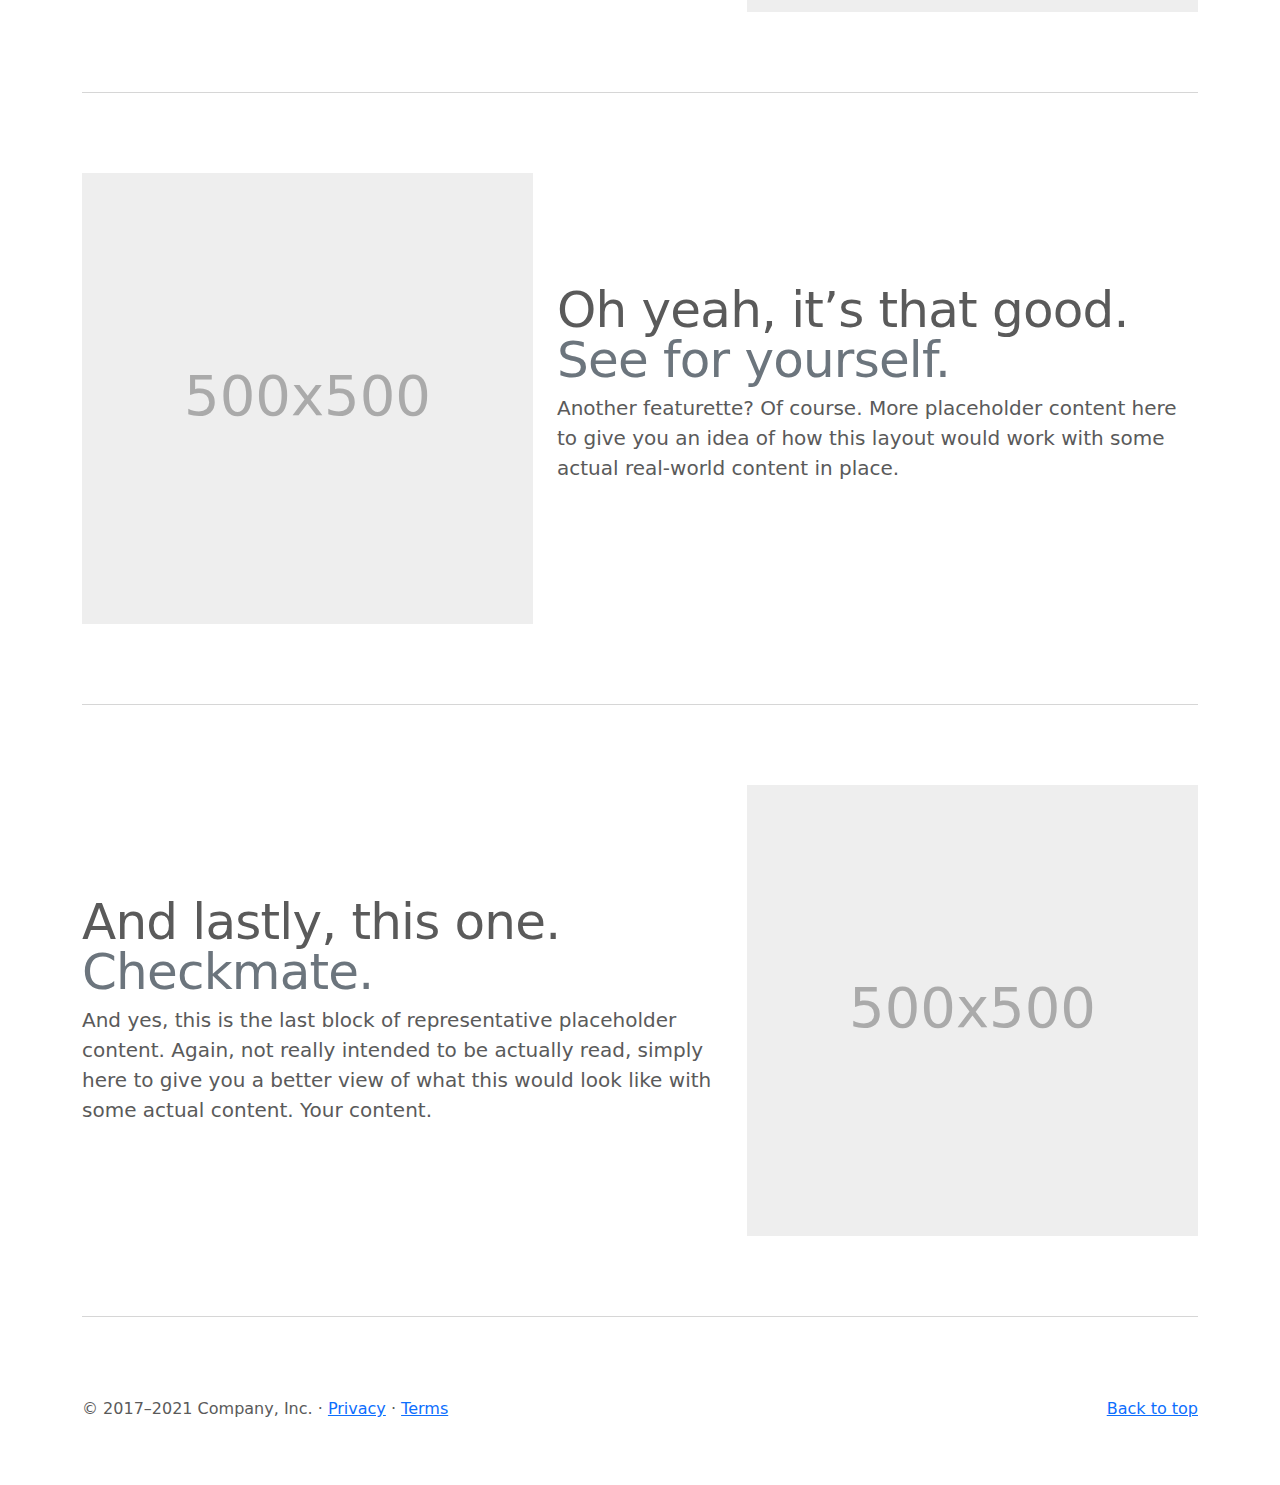
<file: bootstrap-5.0.2-examples/carousel/index.html>
<!doctype html>
<html lang="en">
  <head>
    <meta charset="utf-8">
    <meta name="viewport" content="width=device-width, initial-scale=1">
    <meta name="description" content="">
    <meta name="author" content="Mark Otto, Jacob Thornton, and Bootstrap contributors">
    <meta name="generator" content="Hugo 0.84.0">
    <title>Carousel Template · Bootstrap v5.0</title>

    <link rel="canonical" href="https://getbootstrap.com/docs/5.0/examples/carousel/">

    

    <!-- Bootstrap core CSS -->
<link href="../assets/dist/css/bootstrap.min.css" rel="stylesheet">

    <style>
      .bd-placeholder-img {
        font-size: 1.125rem;
        text-anchor: middle;
        -webkit-user-select: none;
        -moz-user-select: none;
        user-select: none;
      }

      @media (min-width: 768px) {
        .bd-placeholder-img-lg {
          font-size: 3.5rem;
        }
      }
    </style>

    
    <!-- Custom styles for this template -->
    <link href="carousel.css" rel="stylesheet">
  </head>
  <body>
    
<header>
  <nav class="navbar navbar-expand-md navbar-dark fixed-top bg-dark">
    <div class="container-fluid">
      <a class="navbar-brand" href="#">Carousel</a>
      <button class="navbar-toggler" type="button" data-bs-toggle="collapse" data-bs-target="#navbarCollapse" aria-controls="navbarCollapse" aria-expanded="false" aria-label="Toggle navigation">
        <span class="navbar-toggler-icon"></span>
      </button>
      <div class="collapse navbar-collapse" id="navbarCollapse">
        <ul class="navbar-nav me-auto mb-2 mb-md-0">
          <li class="nav-item">
            <a class="nav-link active" aria-current="page" href="#">Home</a>
          </li>
          <li class="nav-item">
            <a class="nav-link" href="#">Link</a>
          </li>
          <li class="nav-item">
            <a class="nav-link disabled" href="#" tabindex="-1" aria-disabled="true">Disabled</a>
          </li>
        </ul>
        <form class="d-flex">
          <input class="form-control me-2" type="search" placeholder="Search" aria-label="Search">
          <button class="btn btn-outline-success" type="submit">Search</button>
        </form>
      </div>
    </div>
  </nav>
</header>

<main>

  <div id="myCarousel" class="carousel slide" data-bs-ride="carousel">
    <div class="carousel-indicators">
      <button type="button" data-bs-target="#myCarousel" data-bs-slide-to="0" class="active" aria-current="true" aria-label="Slide 1"></button>
      <button type="button" data-bs-target="#myCarousel" data-bs-slide-to="1" aria-label="Slide 2"></button>
      <button type="button" data-bs-target="#myCarousel" data-bs-slide-to="2" aria-label="Slide 3"></button>
    </div>
    <div class="carousel-inner">
      <div class="carousel-item active">
        <svg class="bd-placeholder-img" width="100%" height="100%" xmlns="http://www.w3.org/2000/svg" aria-hidden="true" preserveAspectRatio="xMidYMid slice" focusable="false"><rect width="100%" height="100%" fill="#777"/></svg>

        <div class="container">
          <div class="carousel-caption text-start">
            <h1>Example headline.</h1>
            <p>Some representative placeholder content for the first slide of the carousel.</p>
            <p><a class="btn btn-lg btn-primary" href="#">Sign up today</a></p>
          </div>
        </div>
      </div>
      <div class="carousel-item">
        <svg class="bd-placeholder-img" width="100%" height="100%" xmlns="http://www.w3.org/2000/svg" aria-hidden="true" preserveAspectRatio="xMidYMid slice" focusable="false"><rect width="100%" height="100%" fill="#777"/></svg>

        <div class="container">
          <div class="carousel-caption">
            <h1>Another example headline.</h1>
            <p>Some representative placeholder content for the second slide of the carousel.</p>
            <p><a class="btn btn-lg btn-primary" href="#">Learn more</a></p>
          </div>
        </div>
      </div>
      <div class="carousel-item">
        <svg class="bd-placeholder-img" width="100%" height="100%" xmlns="http://www.w3.org/2000/svg" aria-hidden="true" preserveAspectRatio="xMidYMid slice" focusable="false"><rect width="100%" height="100%" fill="#777"/></svg>

        <div class="container">
          <div class="carousel-caption text-end">
            <h1>One more for good measure.</h1>
            <p>Some representative placeholder content for the third slide of this carousel.</p>
            <p><a class="btn btn-lg btn-primary" href="#">Browse gallery</a></p>
          </div>
        </div>
      </div>
    </div>
    <button class="carousel-control-prev" type="button" data-bs-target="#myCarousel" data-bs-slide="prev">
      <span class="carousel-control-prev-icon" aria-hidden="true"></span>
      <span class="visually-hidden">Previous</span>
    </button>
    <button class="carousel-control-next" type="button" data-bs-target="#myCarousel" data-bs-slide="next">
      <span class="carousel-control-next-icon" aria-hidden="true"></span>
      <span class="visually-hidden">Next</span>
    </button>
  </div>


  <!-- Marketing messaging and featurettes
  ================================================== -->
  <!-- Wrap the rest of the page in another container to center all the content. -->

  <div class="container marketing">

    <!-- Three columns of text below the carousel -->
    <div class="row">
      <div class="col-lg-4">
        <svg class="bd-placeholder-img rounded-circle" width="140" height="140" xmlns="http://www.w3.org/2000/svg" role="img" aria-label="Placeholder: 140x140" preserveAspectRatio="xMidYMid slice" focusable="false"><title>Placeholder</title><rect width="100%" height="100%" fill="#777"/><text x="50%" y="50%" fill="#777" dy=".3em">140x140</text></svg>

        <h2>Heading</h2>
        <p>Some representative placeholder content for the three columns of text below the carousel. This is the first column.</p>
        <p><a class="btn btn-secondary" href="#">View details &raquo;</a></p>
      </div><!-- /.col-lg-4 -->
      <div class="col-lg-4">
        <svg class="bd-placeholder-img rounded-circle" width="140" height="140" xmlns="http://www.w3.org/2000/svg" role="img" aria-label="Placeholder: 140x140" preserveAspectRatio="xMidYMid slice" focusable="false"><title>Placeholder</title><rect width="100%" height="100%" fill="#777"/><text x="50%" y="50%" fill="#777" dy=".3em">140x140</text></svg>

        <h2>Heading</h2>
        <p>Another exciting bit of representative placeholder content. This time, we've moved on to the second column.</p>
        <p><a class="btn btn-secondary" href="#">View details &raquo;</a></p>
      </div><!-- /.col-lg-4 -->
      <div class="col-lg-4">
        <svg class="bd-placeholder-img rounded-circle" width="140" height="140" xmlns="http://www.w3.org/2000/svg" role="img" aria-label="Placeholder: 140x140" preserveAspectRatio="xMidYMid slice" focusable="false"><title>Placeholder</title><rect width="100%" height="100%" fill="#777"/><text x="50%" y="50%" fill="#777" dy=".3em">140x140</text></svg>

        <h2>Heading</h2>
        <p>And lastly this, the third column of representative placeholder content.</p>
        <p><a class="btn btn-secondary" href="#">View details &raquo;</a></p>
      </div><!-- /.col-lg-4 -->
    </div><!-- /.row -->


    <!-- START THE FEATURETTES -->

    <hr class="featurette-divider">

    <div class="row featurette">
      <div class="col-md-7">
        <h2 class="featurette-heading">First featurette heading. <span class="text-muted">It’ll blow your mind.</span></h2>
        <p class="lead">Some great placeholder content for the first featurette here. Imagine some exciting prose here.</p>
      </div>
      <div class="col-md-5">
        <svg class="bd-placeholder-img bd-placeholder-img-lg featurette-image img-fluid mx-auto" width="500" height="500" xmlns="http://www.w3.org/2000/svg" role="img" aria-label="Placeholder: 500x500" preserveAspectRatio="xMidYMid slice" focusable="false"><title>Placeholder</title><rect width="100%" height="100%" fill="#eee"/><text x="50%" y="50%" fill="#aaa" dy=".3em">500x500</text></svg>

      </div>
    </div>

    <hr class="featurette-divider">

    <div class="row featurette">
      <div class="col-md-7 order-md-2">
        <h2 class="featurette-heading">Oh yeah, it’s that good. <span class="text-muted">See for yourself.</span></h2>
        <p class="lead">Another featurette? Of course. More placeholder content here to give you an idea of how this layout would work with some actual real-world content in place.</p>
      </div>
      <div class="col-md-5 order-md-1">
        <svg class="bd-placeholder-img bd-placeholder-img-lg featurette-image img-fluid mx-auto" width="500" height="500" xmlns="http://www.w3.org/2000/svg" role="img" aria-label="Placeholder: 500x500" preserveAspectRatio="xMidYMid slice" focusable="false"><title>Placeholder</title><rect width="100%" height="100%" fill="#eee"/><text x="50%" y="50%" fill="#aaa" dy=".3em">500x500</text></svg>

      </div>
    </div>

    <hr class="featurette-divider">

    <div class="row featurette">
      <div class="col-md-7">
        <h2 class="featurette-heading">And lastly, this one. <span class="text-muted">Checkmate.</span></h2>
        <p class="lead">And yes, this is the last block of representative placeholder content. Again, not really intended to be actually read, simply here to give you a better view of what this would look like with some actual content. Your content.</p>
      </div>
      <div class="col-md-5">
        <svg class="bd-placeholder-img bd-placeholder-img-lg featurette-image img-fluid mx-auto" width="500" height="500" xmlns="http://www.w3.org/2000/svg" role="img" aria-label="Placeholder: 500x500" preserveAspectRatio="xMidYMid slice" focusable="false"><title>Placeholder</title><rect width="100%" height="100%" fill="#eee"/><text x="50%" y="50%" fill="#aaa" dy=".3em">500x500</text></svg>

      </div>
    </div>

    <hr class="featurette-divider">

    <!-- /END THE FEATURETTES -->

  </div><!-- /.container -->


  <!-- FOOTER -->
  <footer class="container">
    <p class="float-end"><a href="#">Back to top</a></p>
    <p>&copy; 2017–2021 Company, Inc. &middot; <a href="#">Privacy</a> &middot; <a href="#">Terms</a></p>
  </footer>
</main>


    <script src="../assets/dist/js/bootstrap.bundle.min.js"></script>

      
  </body>
</html>
</file>
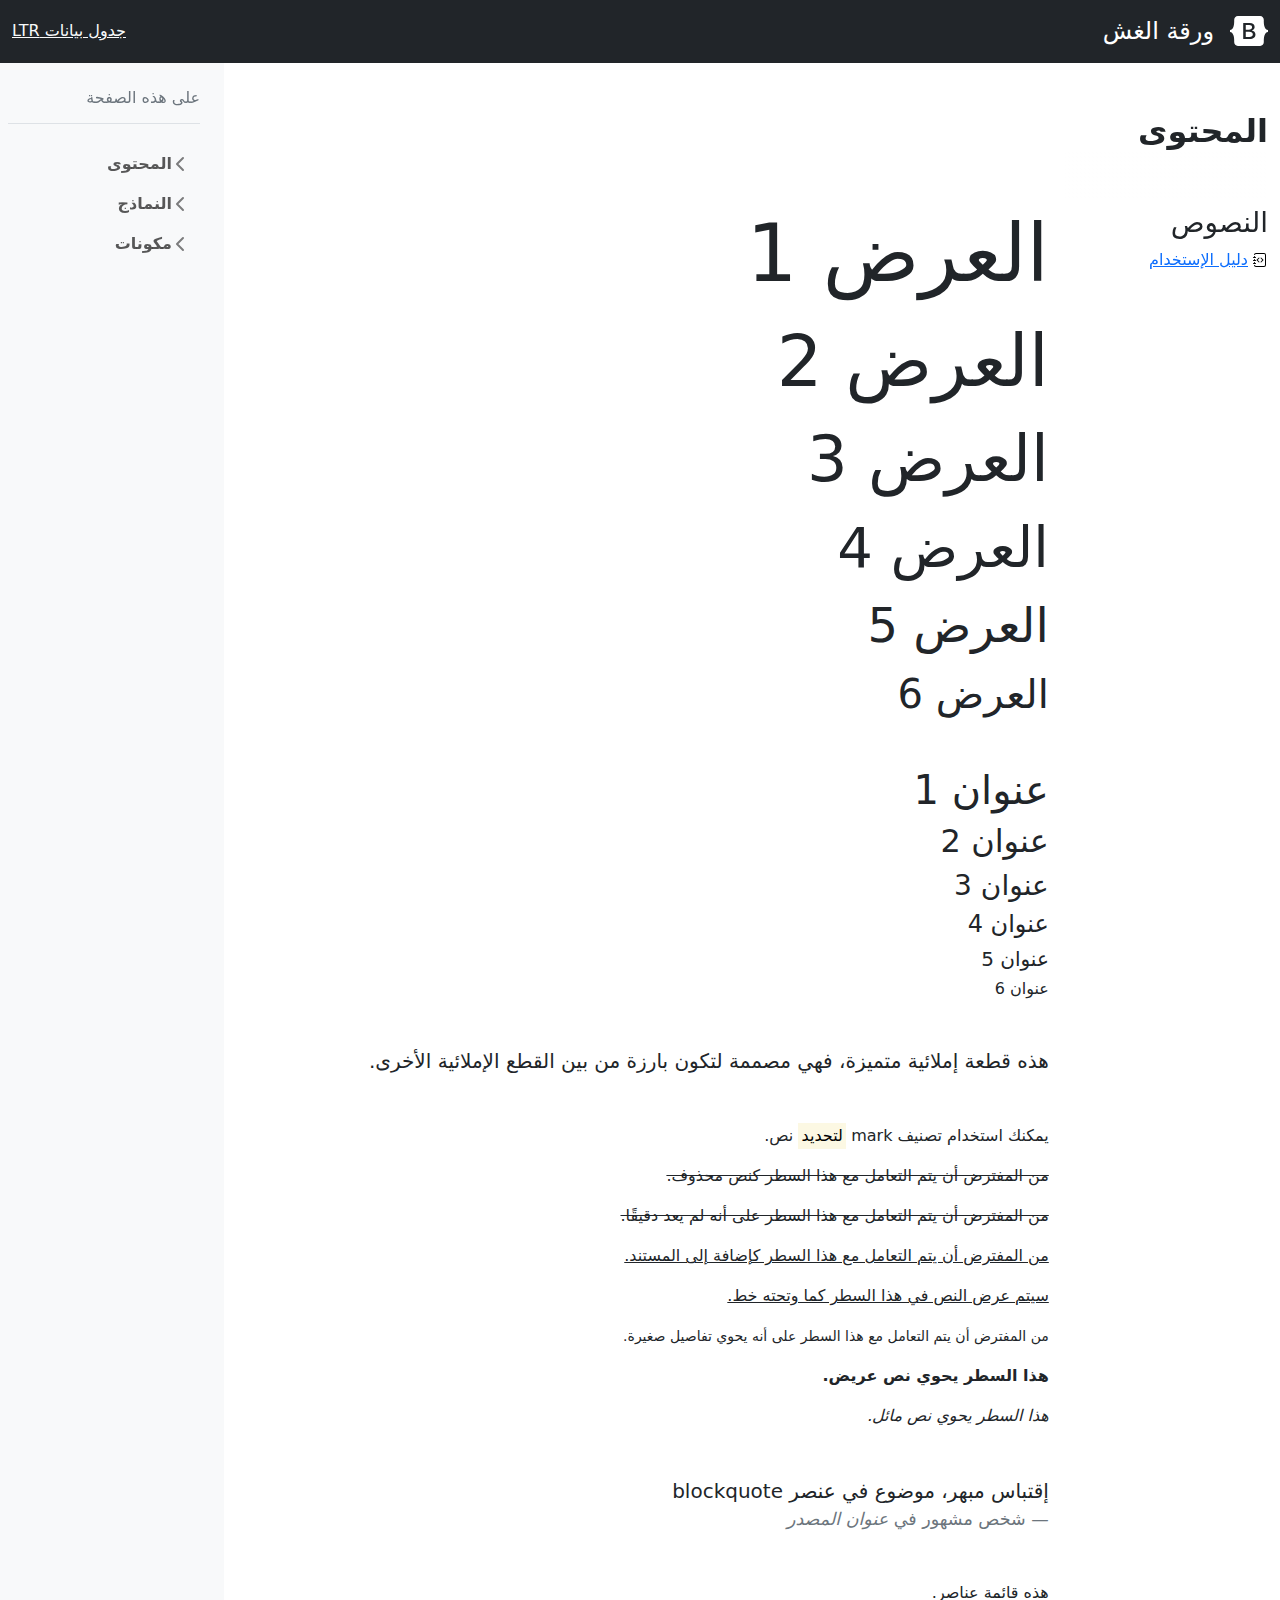
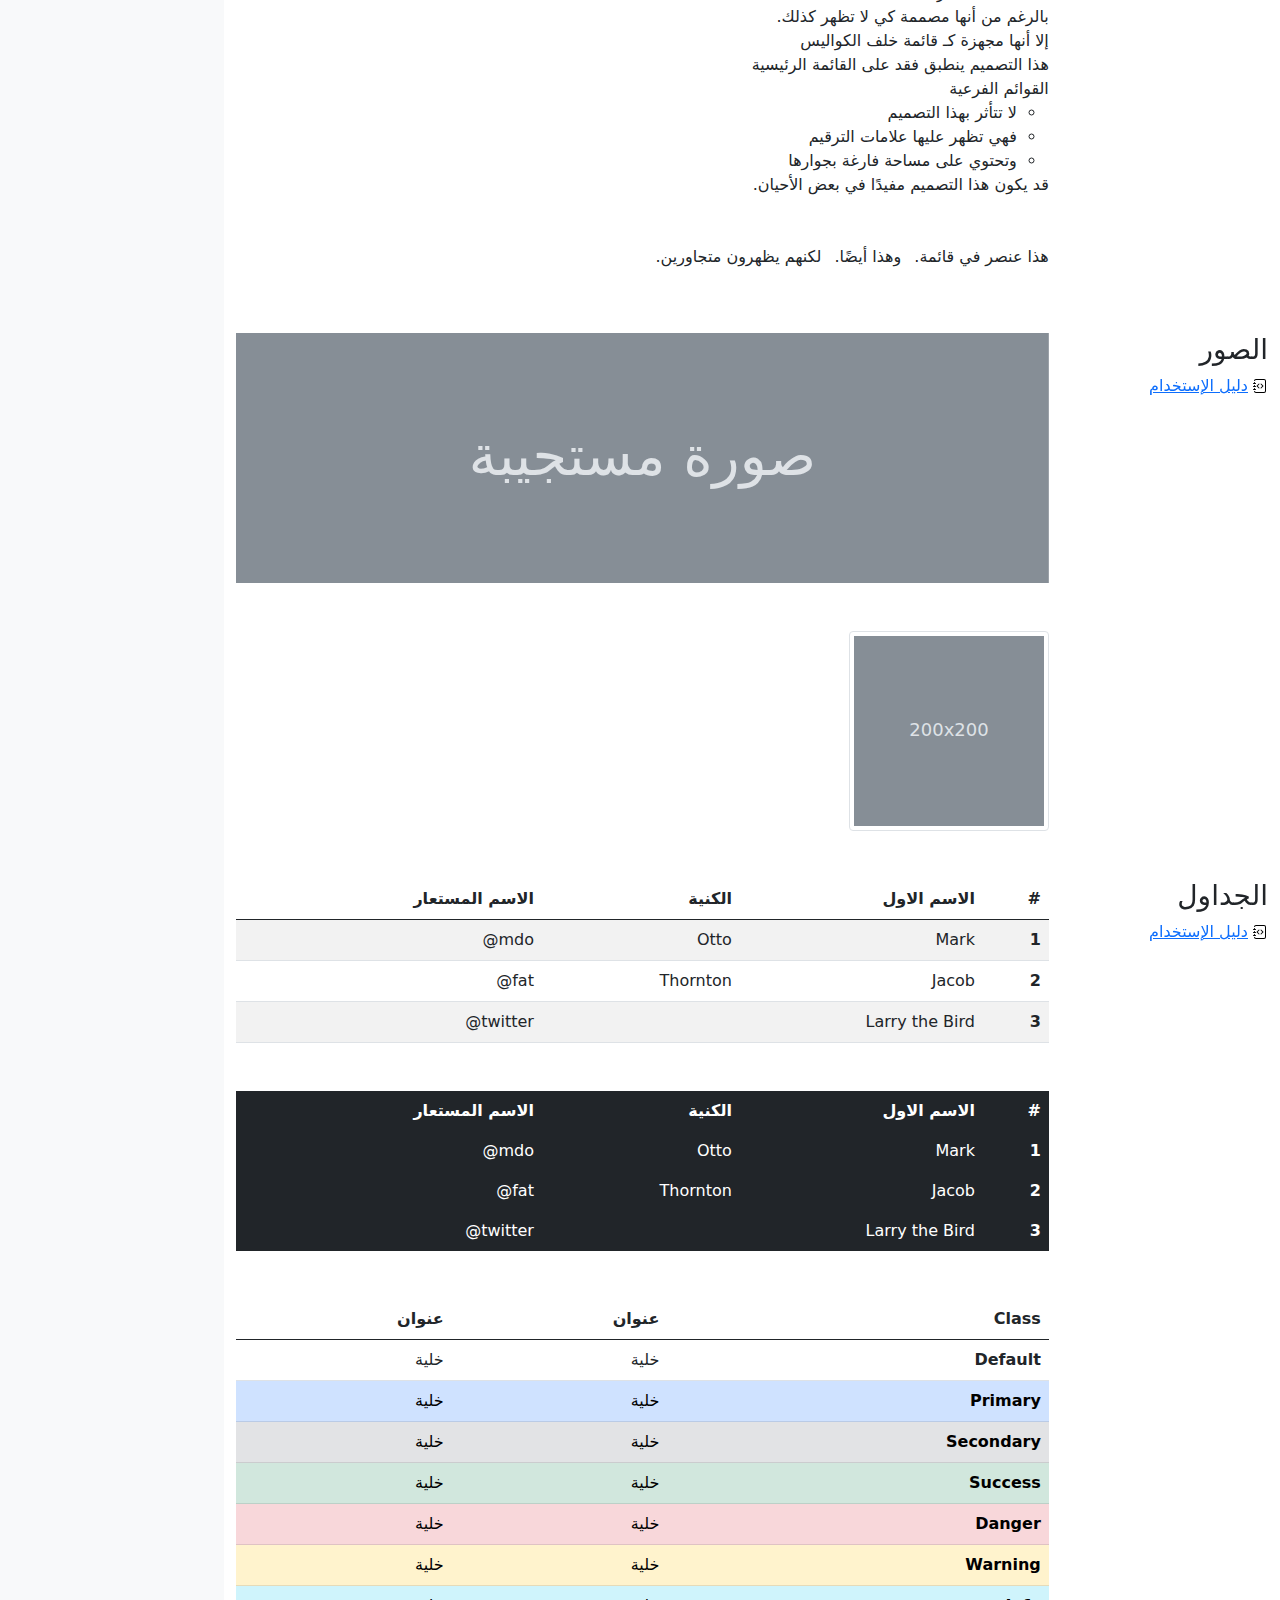
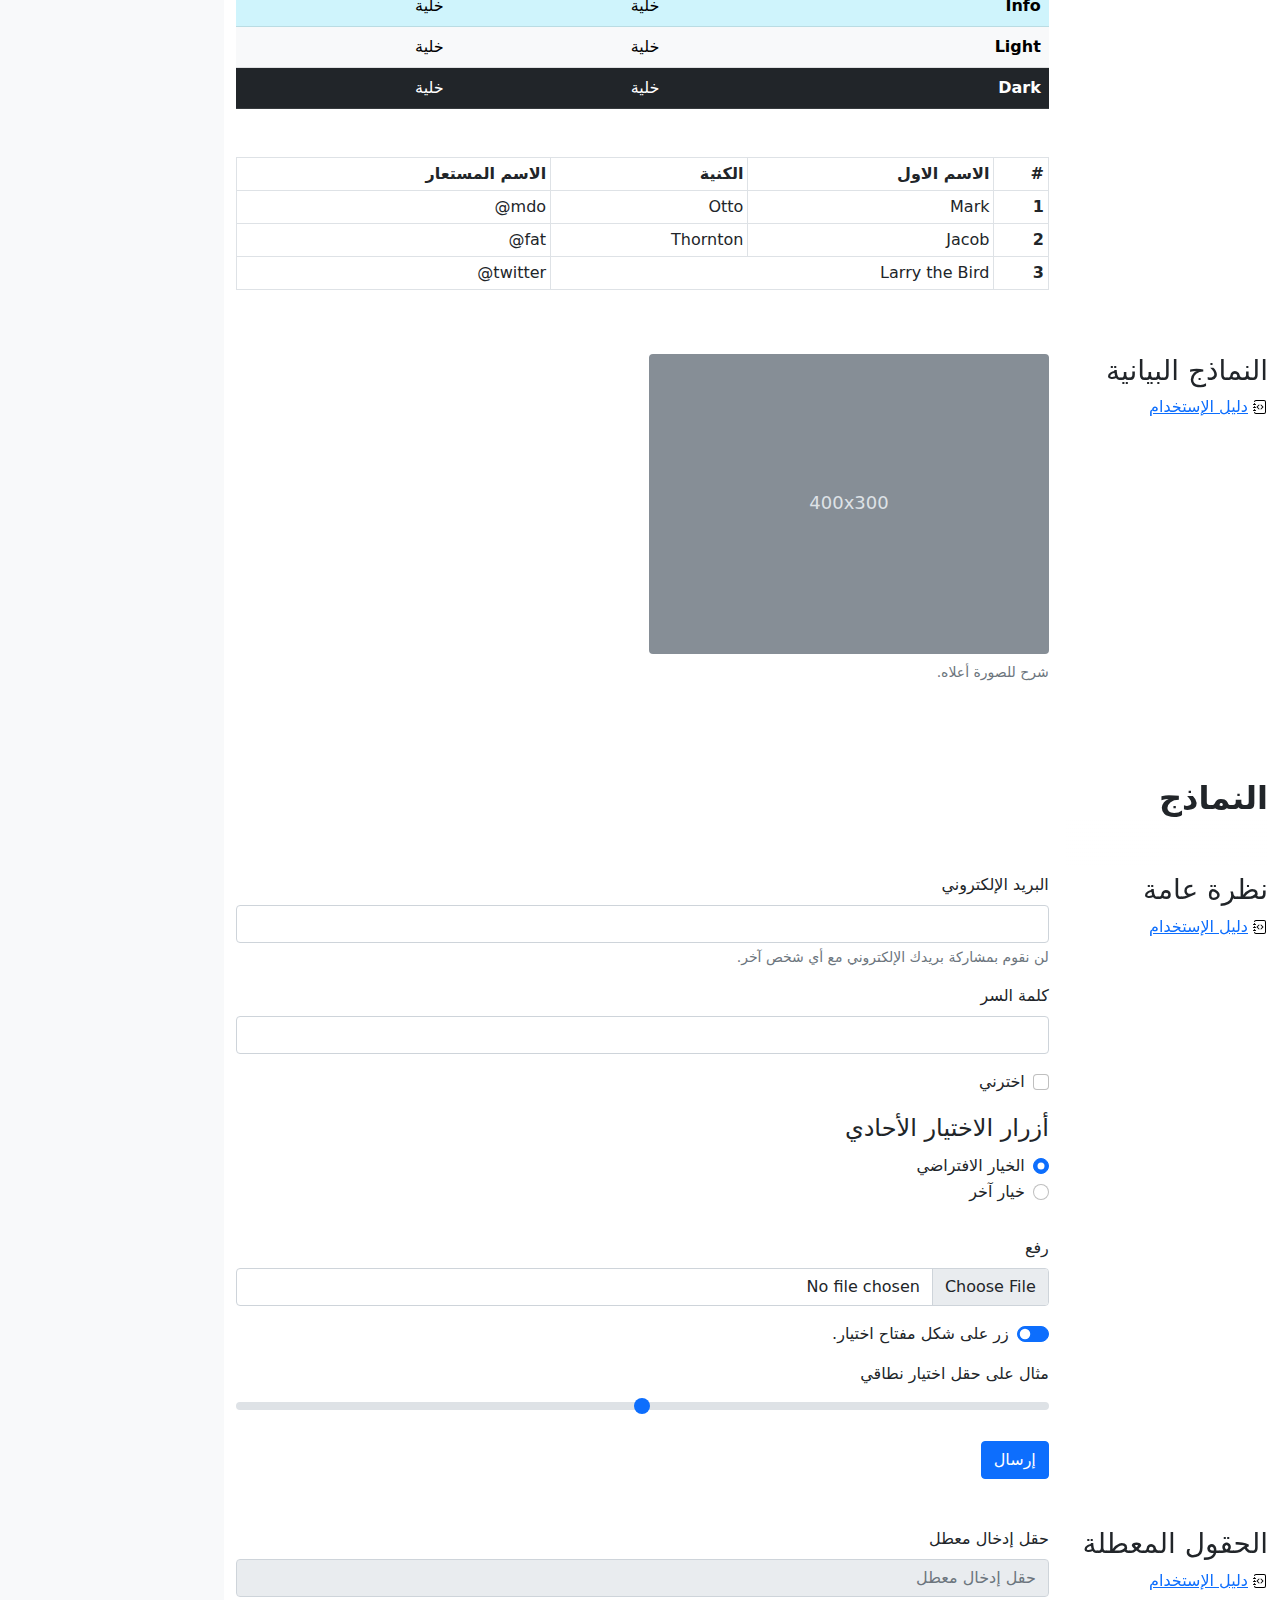
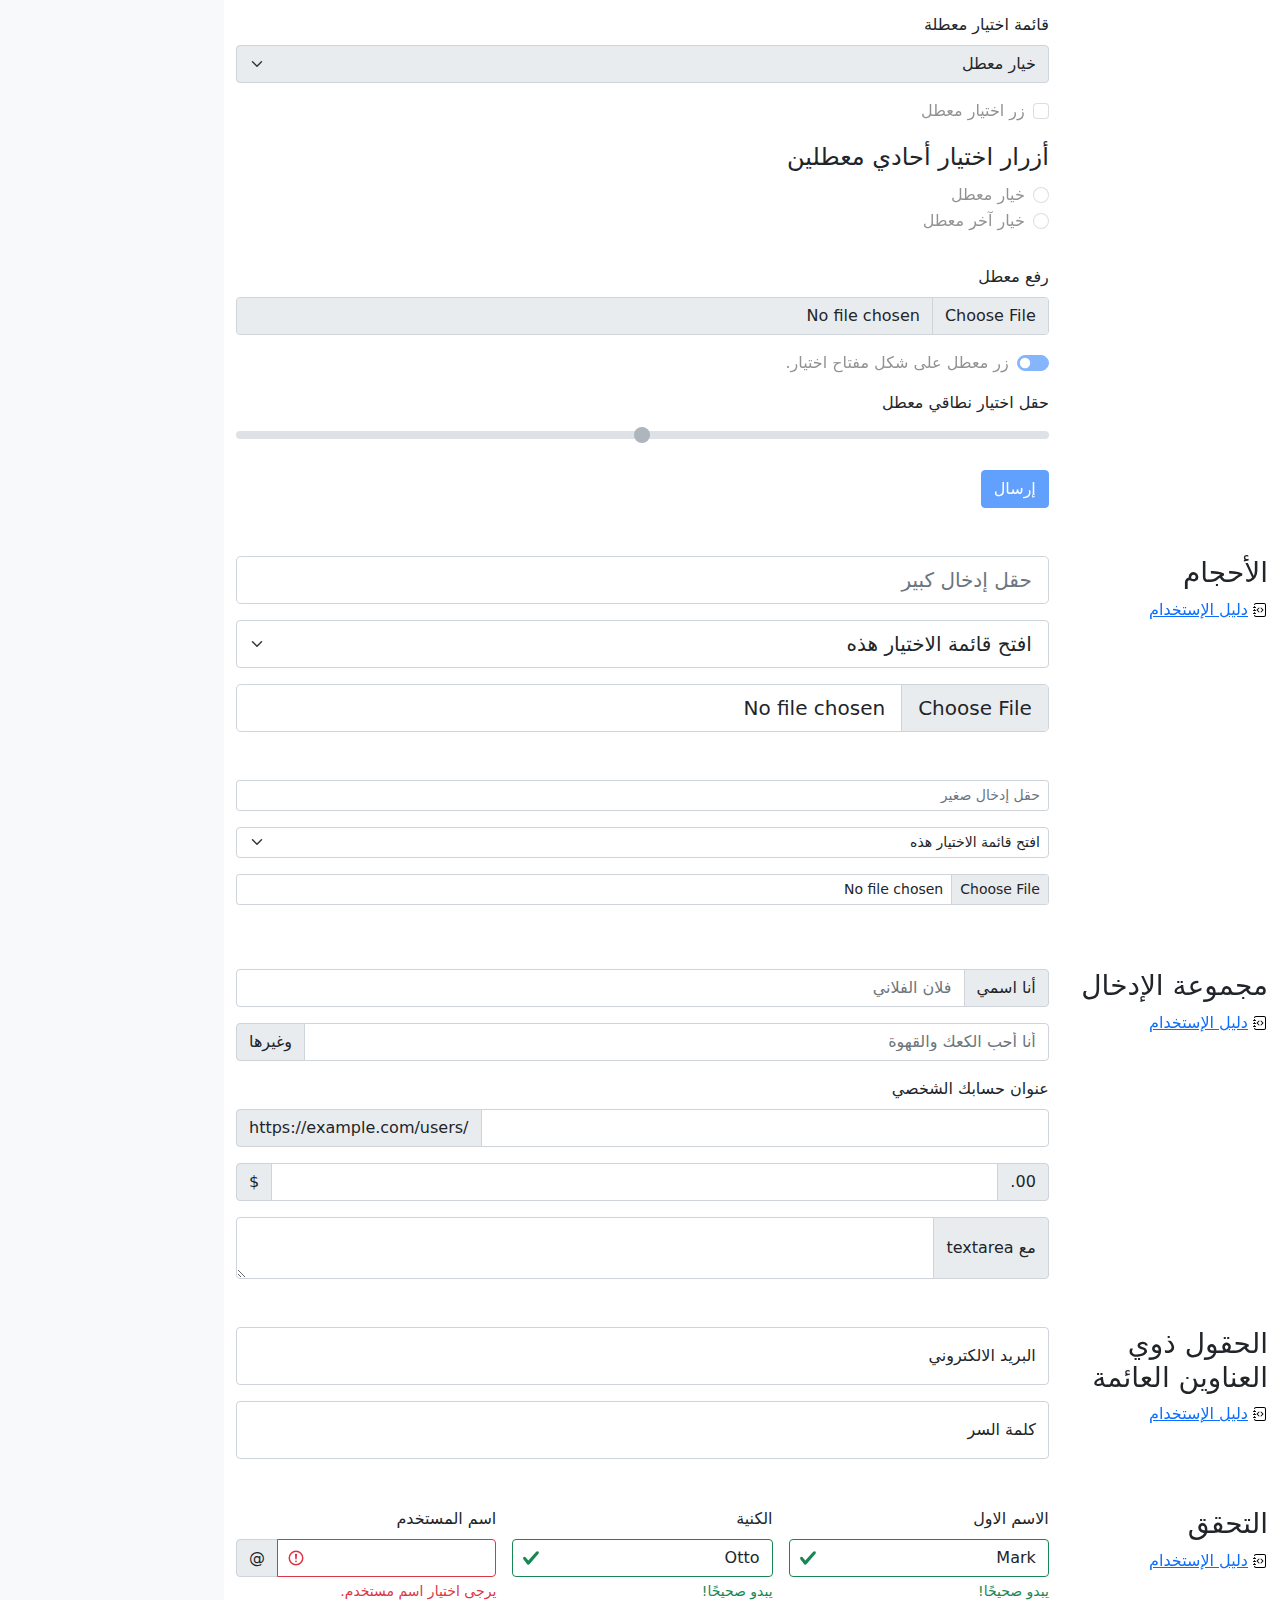
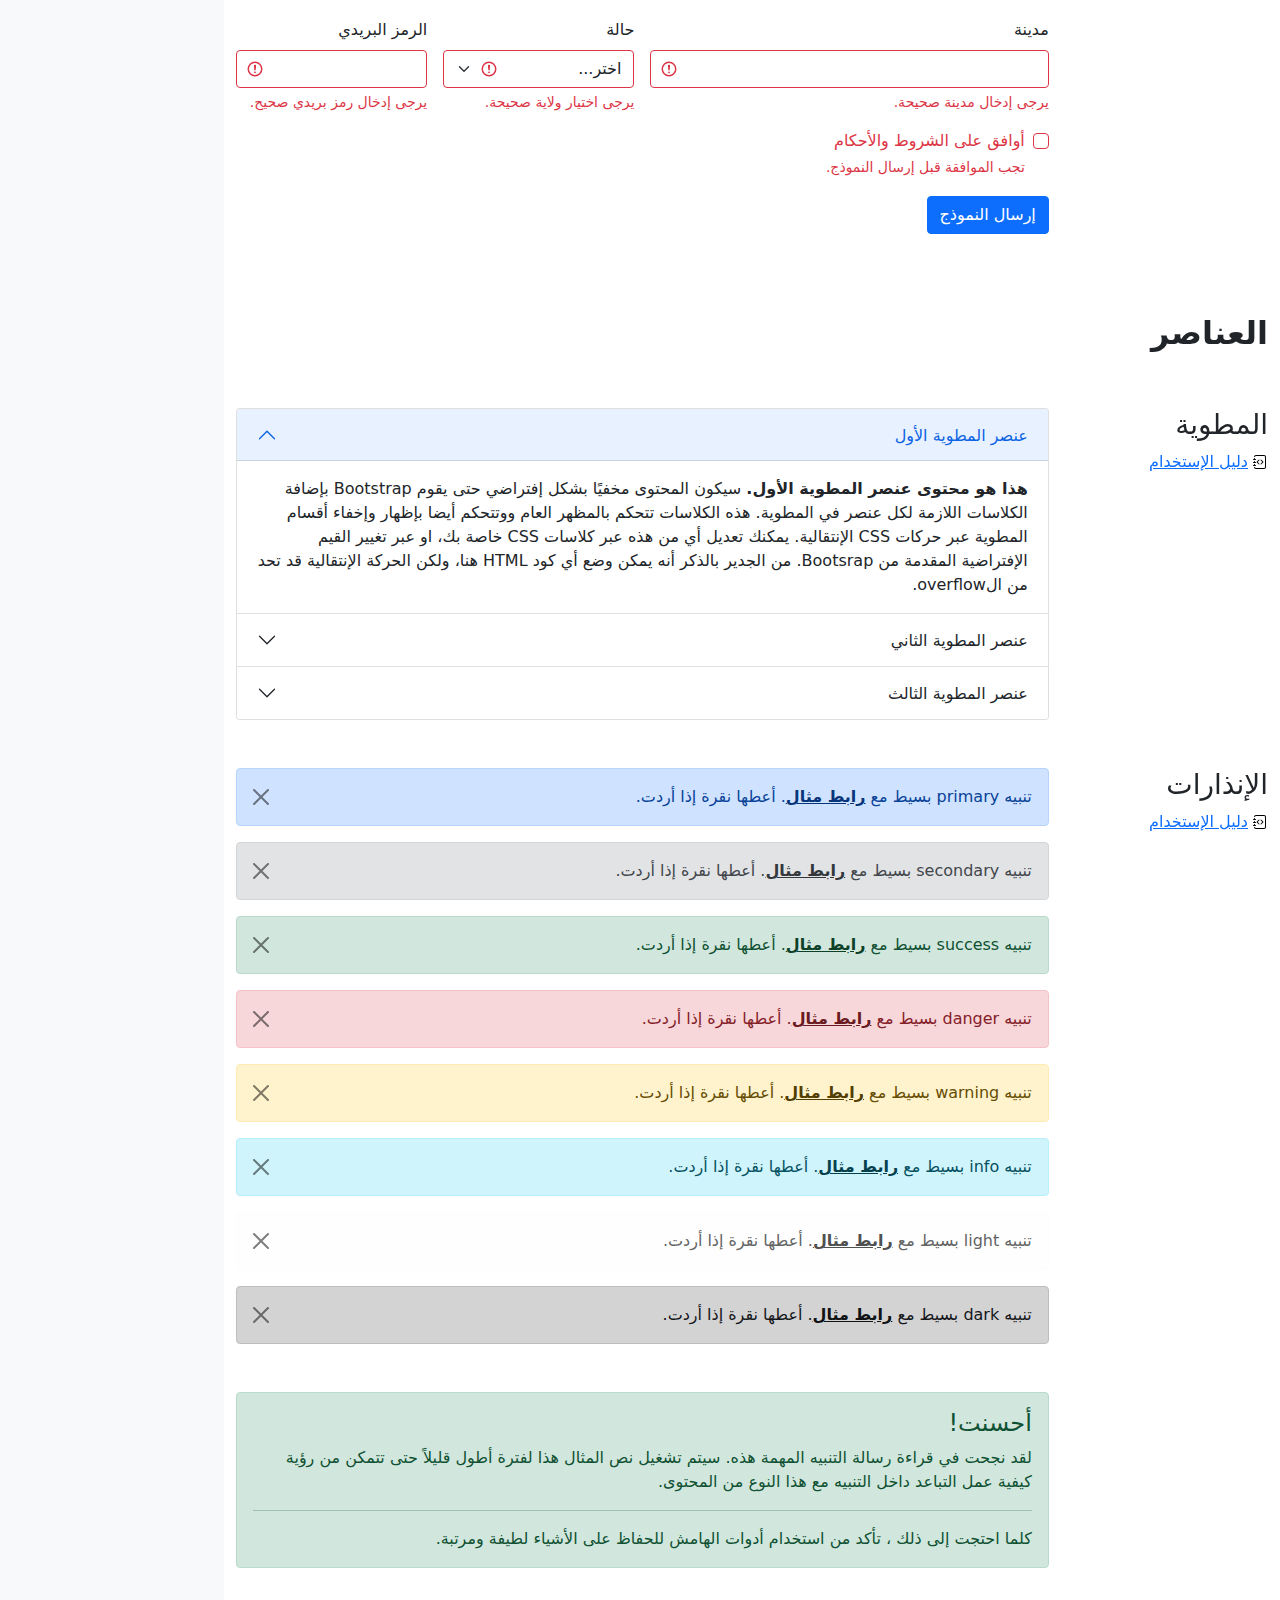
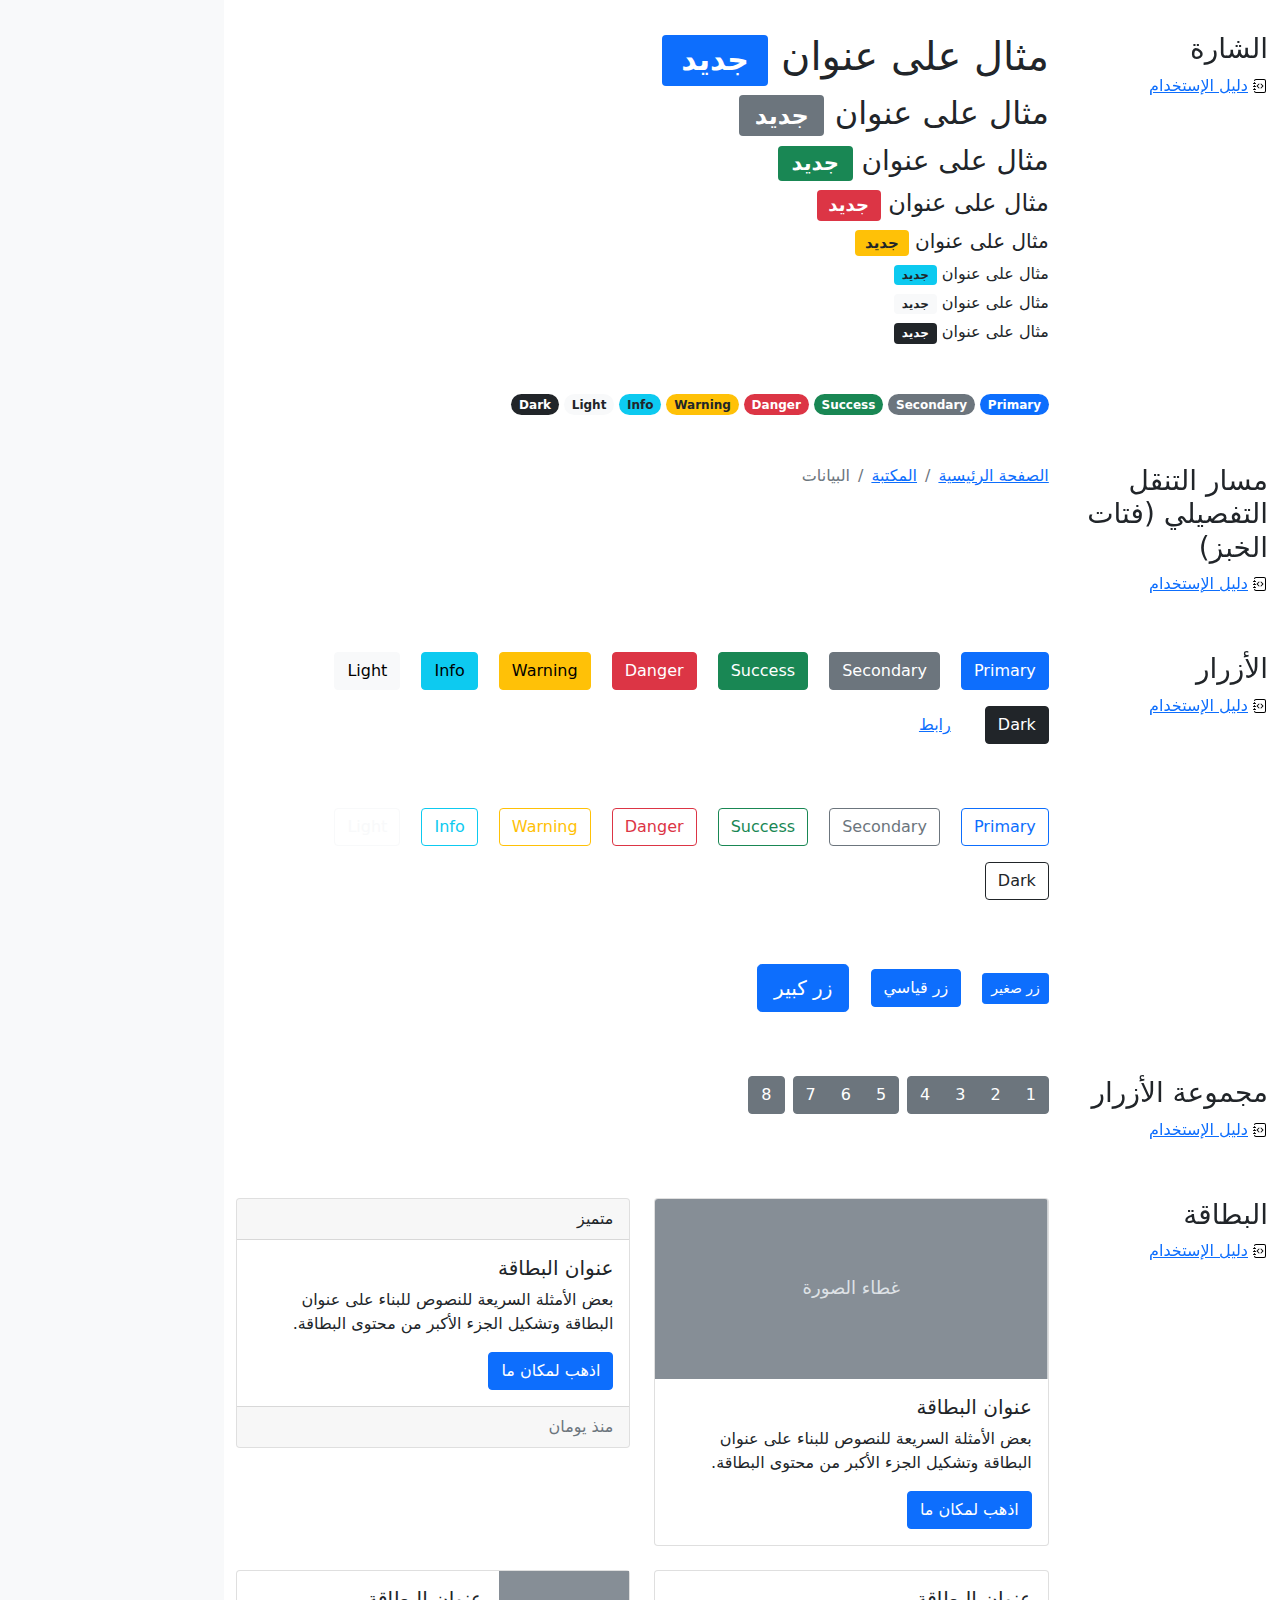
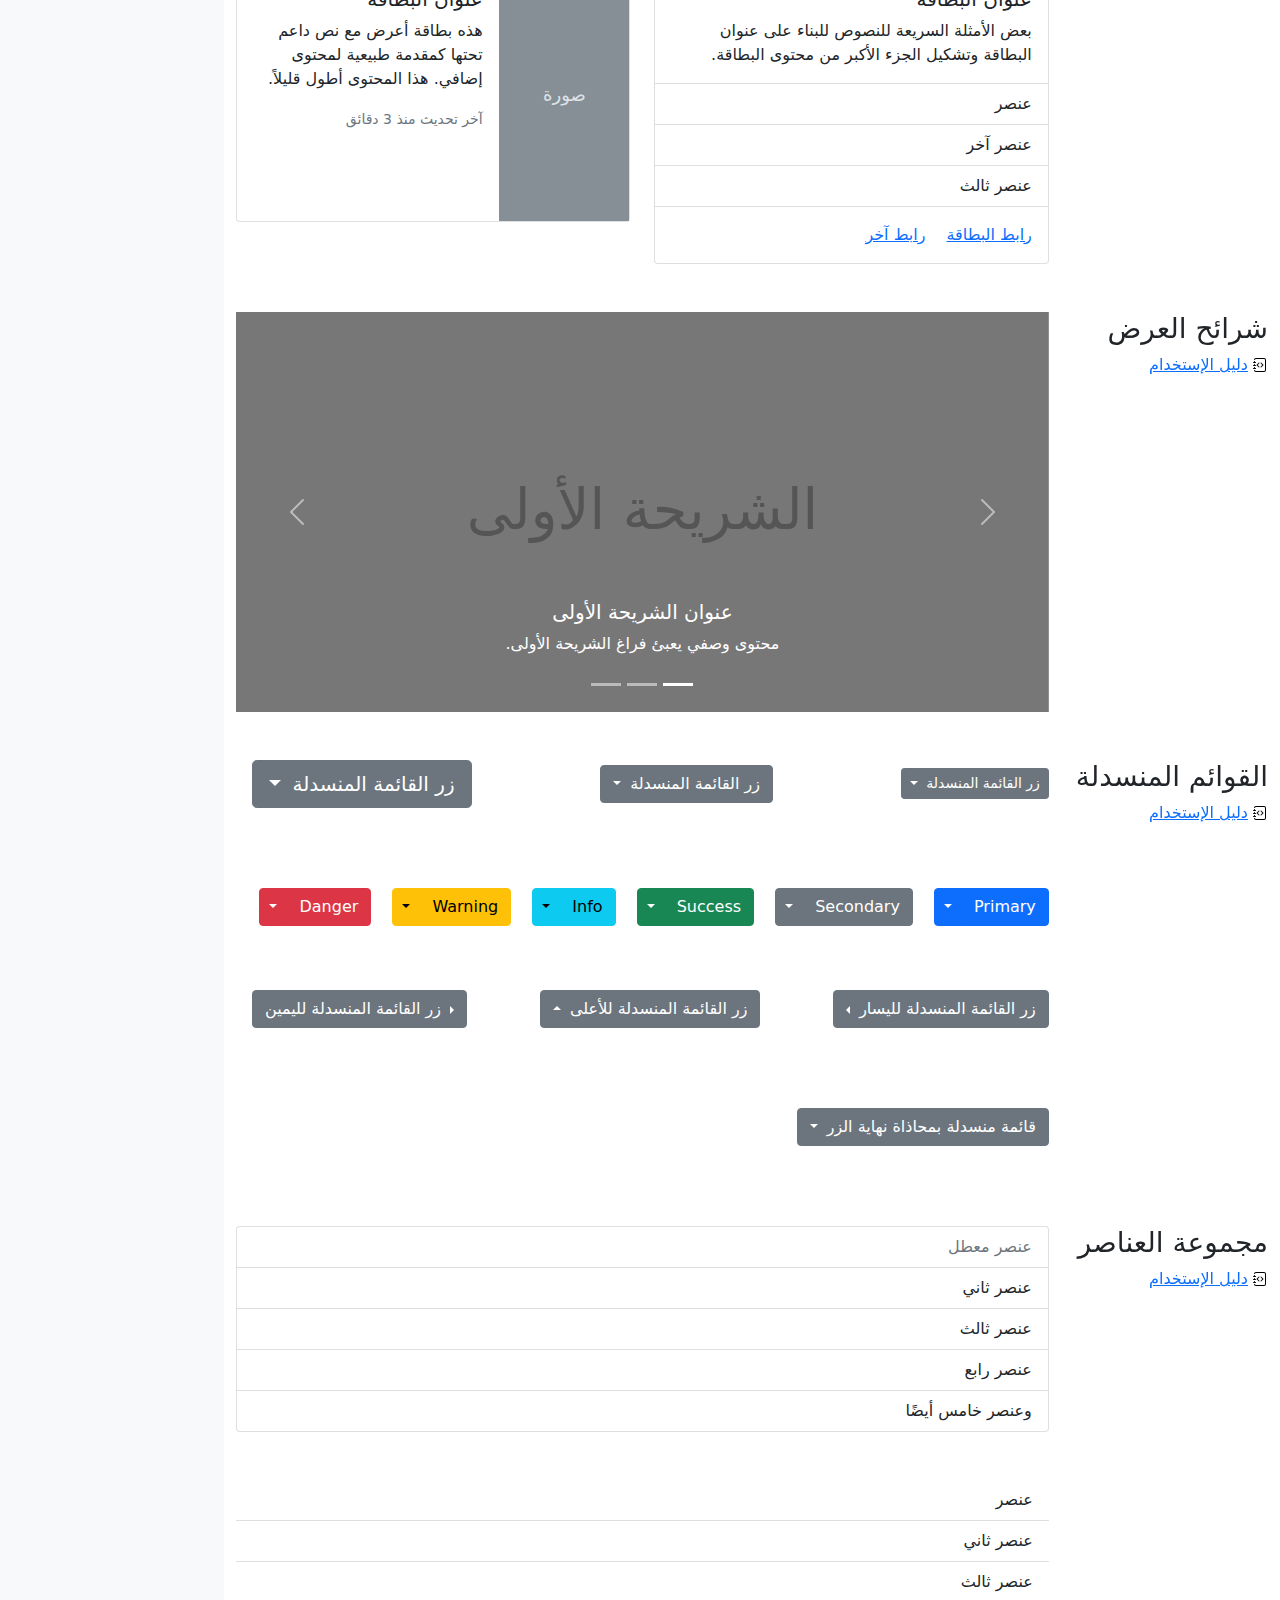
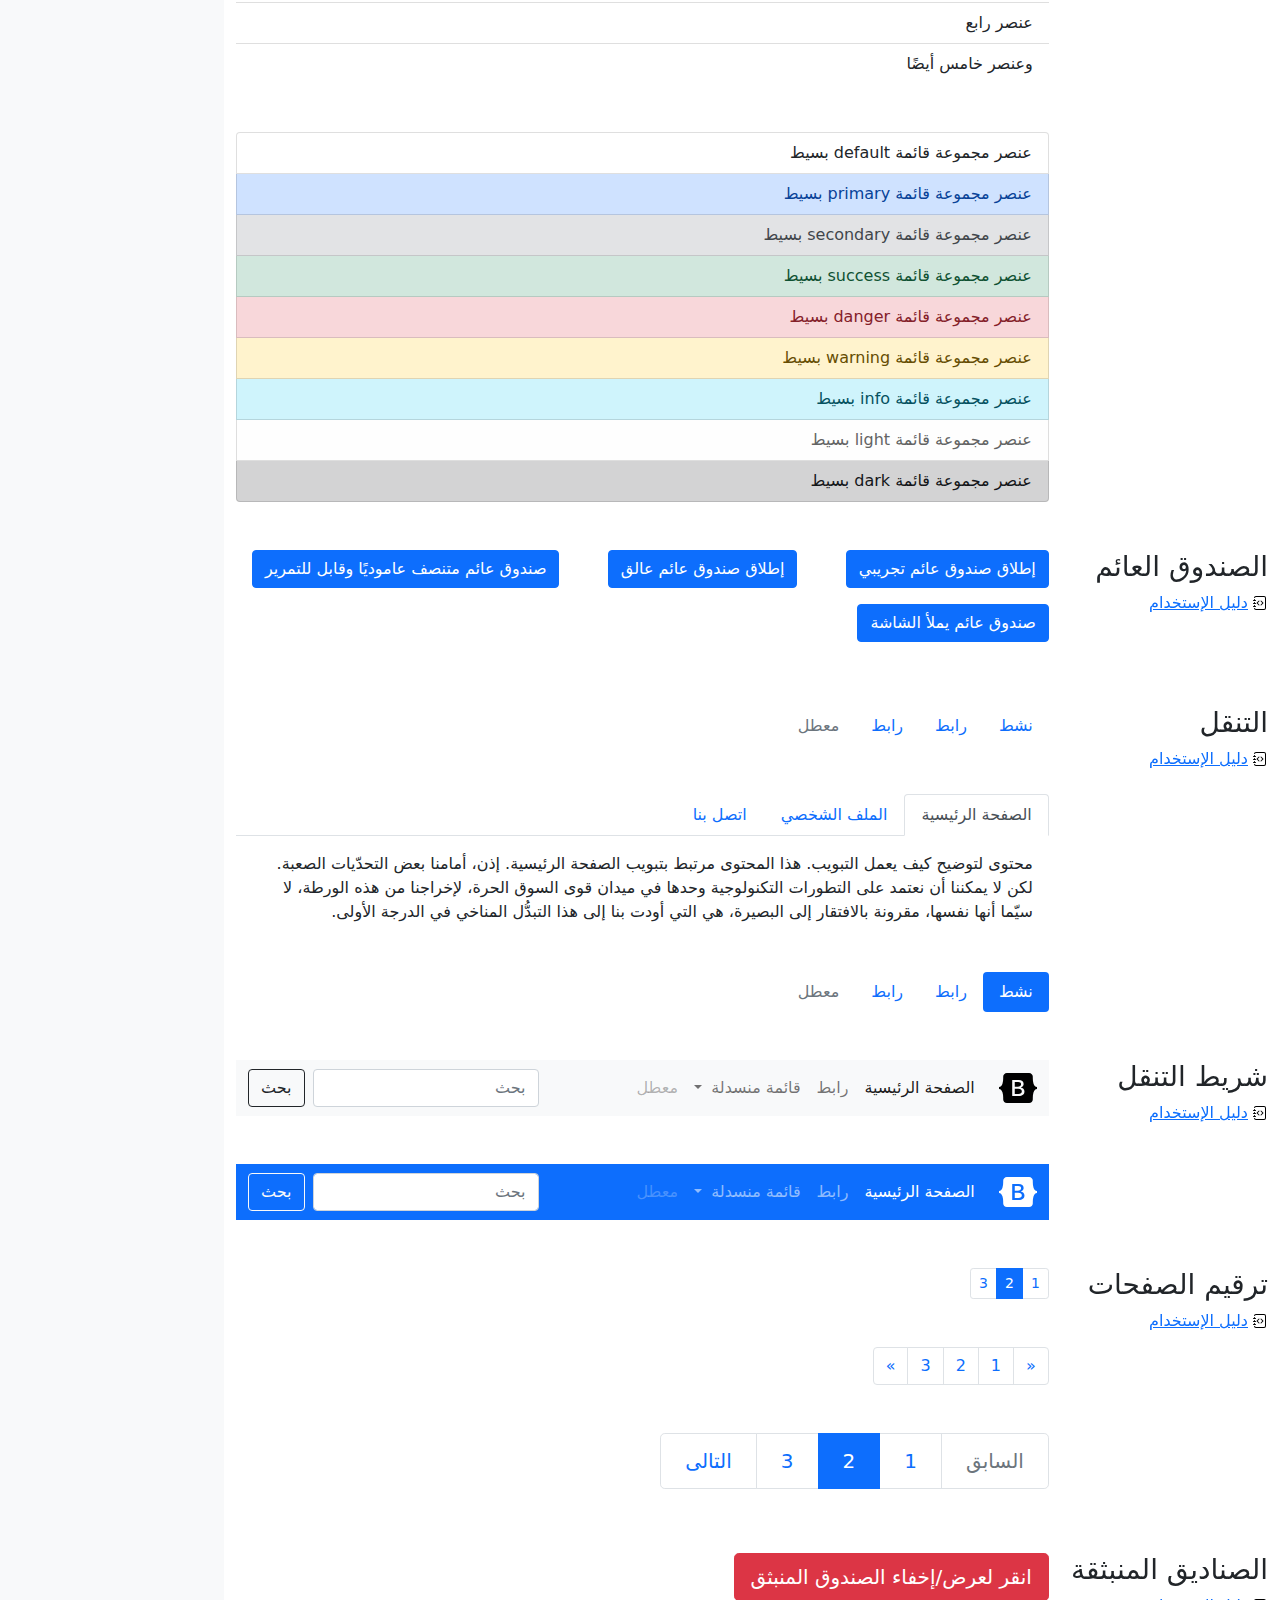
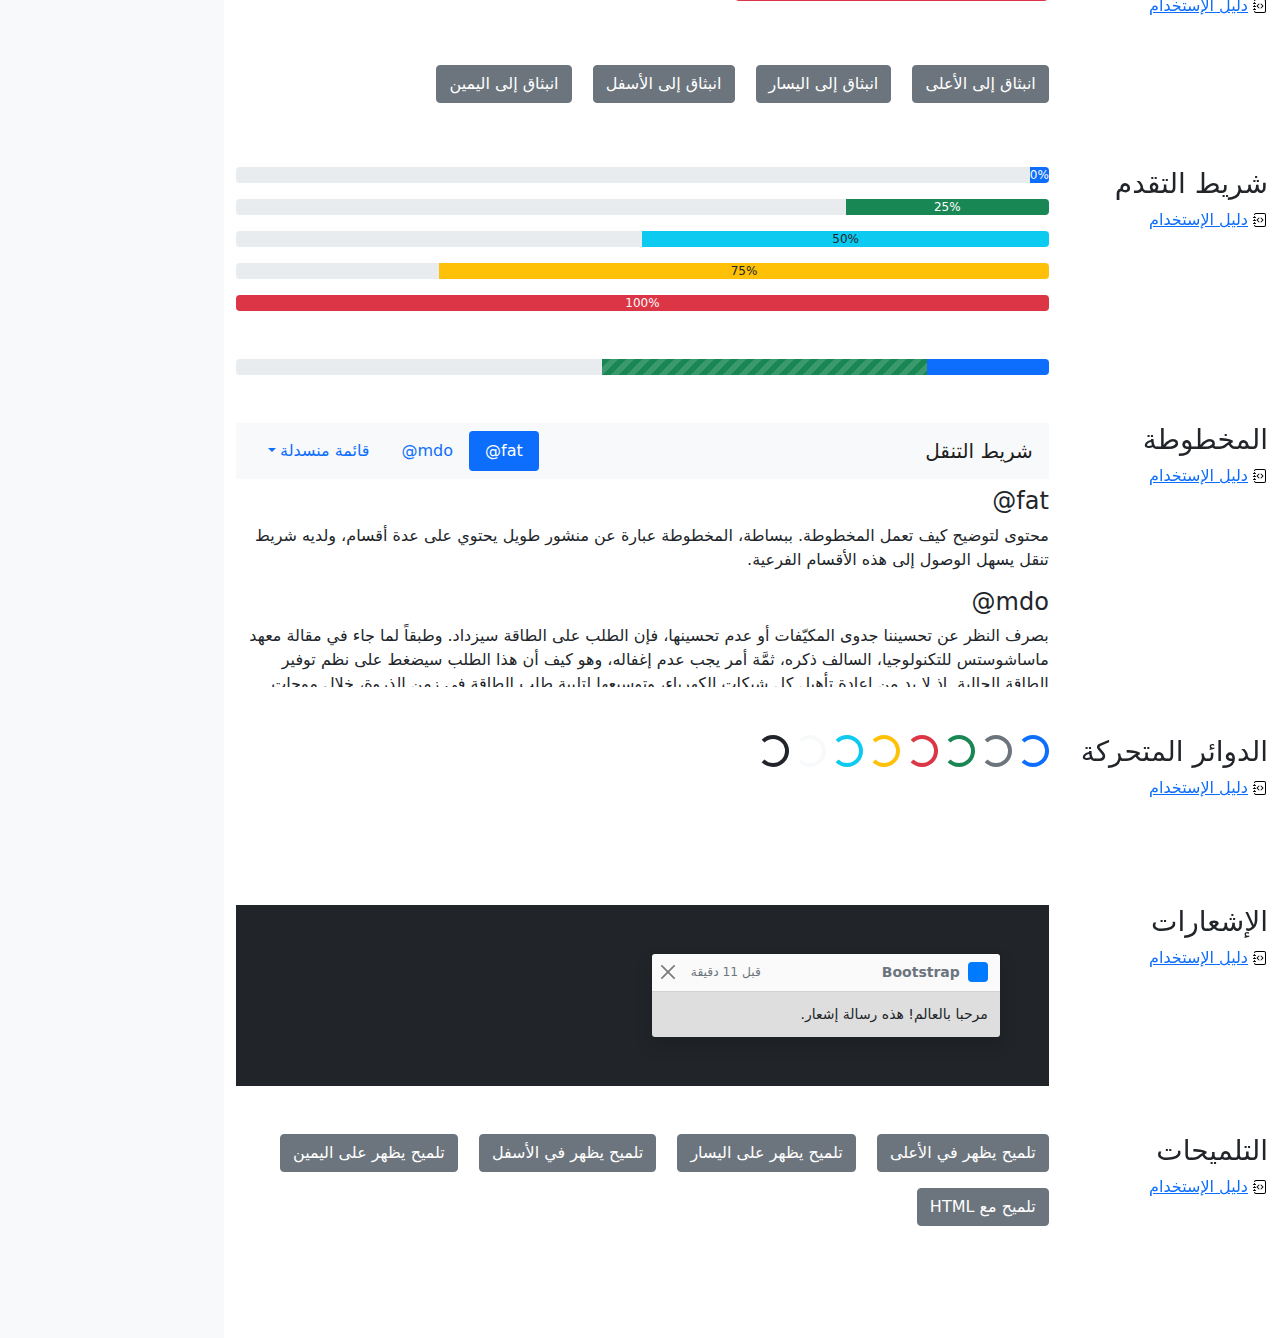
<file: bootstrap-5.0.2-examples/cheatsheet-rtl/index.html>
<!doctype html>
<html lang="ar" dir="rtl">
  <head>
    <meta charset="utf-8">
    <meta name="viewport" content="width=device-width, initial-scale=1">
    <meta name="description" content="">
    <meta name="author" content="Mark Otto, Jacob Thornton, and Bootstrap contributors">
    <meta name="generator" content="Hugo 0.84.0">
    <title>ورقة الغش · Bootstrap v5.0</title>

    <link rel="canonical" href="https://getbootstrap.com/docs/5.0/examples/cheatsheet-rtl/">

    

    <!-- Bootstrap core CSS -->
<link href="../assets/dist/css/bootstrap.rtl.min.css" rel="stylesheet">

    <style>
      .bd-placeholder-img {
        font-size: 1.125rem;
        text-anchor: middle;
        -webkit-user-select: none;
        -moz-user-select: none;
        user-select: none;
      }

      @media (min-width: 768px) {
        .bd-placeholder-img-lg {
          font-size: 3.5rem;
        }
      }
    </style>

    
    <!-- Custom styles for this template -->
    <link href="../cheatsheet/cheatsheet.rtl.css" rel="stylesheet">
  </head>
  <body class="bg-light">
    
<header class="bd-header bg-dark py-3 d-flex align-items-stretch border-bottom border-dark">
  <div class="container-fluid d-flex align-items-center">
    <h1 class="d-flex align-items-center fs-4 text-white mb-0">
      <img src="../assets/brand/bootstrap-logo-white.svg" width="38" height="30" class="me-3" alt="Bootstrap">
      ورقة الغش
    </h1>
    <a href="../examples/cheatsheet/" class="ms-auto link-light" hreflang="en">جدول بيانات LTR</a>
  </div>
</header>
<aside class="bd-aside sticky-xl-top text-muted align-self-start mb-3 mb-xl-5 px-2">
  <h2 class="h6 pt-4 pb-3 mb-4 border-bottom">على هذه الصفحة</h2>
  <nav class="small" id="toc">
    <ul class="list-unstyled">
      <li class="my-2">
        <button class="btn d-inline-flex align-items-center collapsed" data-bs-toggle="collapse" aria-expanded="false" data-bs-target="#contents-collapse" aria-controls="contents-collapse">المحتوى</button>
        <ul class="list-unstyled ps-3 collapse" id="contents-collapse">
          <li><a class="d-inline-flex align-items-center rounded" href="#typography">النصوص</a></li>
          <li><a class="d-inline-flex align-items-center rounded" href="#images">الصور</a></li>
          <li><a class="d-inline-flex align-items-center rounded" href="#tables">الجداول</a></li>
          <li><a class="d-inline-flex align-items-center rounded" href="#figures">النماذج البيانية</a></li>
        </ul>
      </li>
      <li class="my-2">
        <button class="btn d-inline-flex align-items-center collapsed" data-bs-toggle="collapse" aria-expanded="false" data-bs-target="#forms-collapse" aria-controls="forms-collapse">النماذج</button>
        <ul class="list-unstyled ps-3 collapse" id="forms-collapse">
          <li><a class="d-inline-flex align-items-center rounded" href="#overview">نظرة عامة</a></li>
          <li><a class="d-inline-flex align-items-center rounded" href="#disabled-forms">الحقول المعطلة</a></li>
          <li><a class="d-inline-flex align-items-center rounded" href="#sizing">الأحجام</a></li>
          <li><a class="d-inline-flex align-items-center rounded" href="#input-group">مجموعة الإدخال</a></li>
          <li><a class="d-inline-flex align-items-center rounded" href="#floating-labels">الحقول ذوي العناوين العائمة</a></li>
          <li><a class="d-inline-flex align-items-center rounded" href="#validation">التحقق</a></li>
        </ul>
      </li>
      <li class="my-2">
        <button class="btn d-inline-flex align-items-center collapsed" data-bs-toggle="collapse" aria-expanded="false" data-bs-target="#components-collapse" aria-controls="components-collapse">مكونات</button>
        <ul class="list-unstyled ps-3 collapse" id="components-collapse">
          <li><a class="d-inline-flex align-items-center rounded" href="#accordion">المطوية</a></li>
          <li><a class="d-inline-flex align-items-center rounded" href="#alerts">الإنذارات</a></li>
          <li><a class="d-inline-flex align-items-center rounded" href="#badge">الشارة</a></li>
          <li><a class="d-inline-flex align-items-center rounded" href="#breadcrumb">مسار التنقل التفصيلي</a></li>
          <li><a class="d-inline-flex align-items-center rounded" href="#buttons">الأزرار</a></li>
          <li><a class="d-inline-flex align-items-center rounded" href="#button-group">مجموعة الأزرار</a></li>
          <li><a class="d-inline-flex align-items-center rounded" href="#card">البطاقة</a></li>
          <li><a class="d-inline-flex align-items-center rounded" href="#carousel">شرائح العرض</a></li>
          <li><a class="d-inline-flex align-items-center rounded" href="#dropdowns">القوائم المنسدلة</a></li>
          <li><a class="d-inline-flex align-items-center rounded" href="#list-group">مجموعة العناصر</a></li>
          <li><a class="d-inline-flex align-items-center rounded" href="#modal">الصندوق العائم</a></li>
          <li><a class="d-inline-flex align-items-center rounded" href="#navs">التنقل</a></li>
          <li><a class="d-inline-flex align-items-center rounded" href="#navbar">شريط التنقل</a></li>
          <li><a class="d-inline-flex align-items-center rounded" href="#pagination">ترقيم الصفحات</a></li>
          <li><a class="d-inline-flex align-items-center rounded" href="#popovers">الصناديق المنبثقة</a></li>
          <li><a class="d-inline-flex align-items-center rounded" href="#progress">شريط التقدم</a></li>
          <li><a class="d-inline-flex align-items-center rounded" href="#scrollspy">المخطوطة</a></li>
          <li><a class="d-inline-flex align-items-center rounded" href="#spinners">الدوائر المتحركة</a></li>
          <li><a class="d-inline-flex align-items-center rounded" href="#toasts">الإشعارات</a></li>
          <li><a class="d-inline-flex align-items-center rounded" href="#tooltips">التلميحات</a></li>
        </ul>
      </li>
    </ul>
  </nav>
</aside>
<div class="bd-cheatsheet container-fluid bg-body">
  <section id="content">
    <h2 class="sticky-xl-top fw-bold pt-3 pt-xl-5 pb-2 pb-xl-3">المحتوى</h2>

    <article class="my-3" id="typography">
      <div class="bd-heading sticky-xl-top align-self-start mt-5 mb-3 mt-xl-0 mb-xl-2">
        <h3>النصوص</h3>
        <a class="d-flex align-items-center" hreflang="en" href="../content/typography/">دليل الإستخدام</a>
      </div>

      <div>
        <div class="bd-example">
        <p class="display-1">العرض 1</p>
        <p class="display-2">العرض 2</p>
        <p class="display-3">العرض 3</p>
        <p class="display-4">العرض 4</p>
        <p class="display-5">العرض 5</p>
        <p class="display-6">العرض 6</p>
        </div>

        <div class="bd-example">
        <p class="h1">عنوان 1</p>
        <p class="h2">عنوان 2</p>
        <p class="h3">عنوان 3</p>
        <p class="h4">عنوان 4</p>
        <p class="h5">عنوان 5</p>
        <p class="h6">عنوان 6</p>
        </div>

        <div class="bd-example">
        <p class="lead">
          هذه قطعة إملائية متميزة، فهي مصممة لتكون بارزة من بين القطع الإملائية الأخرى.
        </p>
        </div>

        <div class="bd-example">
        <p>يمكنك استخدام تصنيف mark <mark>لتحديد</mark> نص.</p>
        <p><del>من المفترض أن يتم التعامل مع هذا السطر كنص محذوف.</del></p>
        <p><s>من المفترض أن يتم التعامل مع هذا السطر على أنه لم يعد دقيقًا.</s></p>
        <p><ins>من المفترض أن يتم التعامل مع هذا السطر كإضافة إلى المستند.</ins></p>
        <p><u>سيتم عرض النص في هذا السطر كما وتحته خط.</u></p>
        <p><small>من المفترض أن يتم التعامل مع هذا السطر على أنه يحوي تفاصيل صغيرة.</small></p>
        <p><strong>هذا السطر يحوي نص عريض.</strong></p>
        <p><em>هذا السطر يحوي نص مائل.</em></p>
        </div>

        <div class="bd-example">
        <blockquote class="blockquote">
          <p>إقتباس مبهر، موضوع في عنصر blockquote</p>
          <footer class="blockquote-footer">شخص مشهور في <cite title= "عنوان المصدر"> عنوان المصدر </cite></footer>
        </blockquote>
        </div>

        <div class="bd-example">
        <ul class="list-unstyled">
          <li>هذه قائمة عناصر.</li>
          <li>بالرغم من أنها مصممة كي لا تظهر كذلك.</li>
          <li>إلا أنها مجهزة كـ قائمة خلف الكواليس</li>
          <li>هذا التصميم ينطبق فقد على القائمة الرئيسية</li>
          <li>القوائم الفرعية
            <ul>
              <li>لا تتأثر بهذا التصميم</li>
              <li>فهي تظهر عليها علامات الترقيم</li>
              <li>وتحتوي على مساحة فارغة بجوارها</li>
            </ul>
          </li>
          <li>قد يكون هذا التصميم مفيدًا في بعض الأحيان.</li>
        </ul>
        </div>

        <div class="bd-example">
        <ul class="list-inline">
          <li class="list-inline-item">هذا عنصر في قائمة.</li>
          <li class="list-inline-item">وهذا أيضًا.</li>
          <li class="list-inline-item">لكنهم يظهرون متجاورين.</li>
        </ul>
        </div>
      </div>
    </article>
    <article class="my-3" id="images">
      <div class="bd-heading sticky-xl-top align-self-start mt-5 mb-3 mt-xl-0 mb-xl-2">
        <h3>الصور</h3>
        <a class="d-flex align-items-center" hreflang="en" href="../content/images/">دليل الإستخدام</a>
      </div>

      <div>
        <div class="bd-example">
        <svg class="bd-placeholder-img bd-placeholder-img-lg img-fluid" width="100%" height="250" xmlns="http://www.w3.org/2000/svg" role="img" aria-label="Placeholder: صورة مستجيبة" preserveAspectRatio="xMidYMid slice" focusable="false"><title>Placeholder</title><rect width="100%" height="100%" fill="#868e96"/><text x="50%" y="50%" fill="#dee2e6" dy=".3em">صورة مستجيبة</text></svg>

        </div>

        <div class="bd-example">
        <svg class="bd-placeholder-img img-thumbnail" width="200" height="200" xmlns="http://www.w3.org/2000/svg" role="img" aria-label="صورة عنصر نائب مربع عام مع حدود بيضاء حولها ، مما يجعلها تشبه صورة تم التقاطها بكاميرا فورية قديمة: 200x200" preserveAspectRatio="xMidYMid slice" focusable="false"><title>صورة عنصر نائب مربع عام مع حدود بيضاء حولها ، مما يجعلها تشبه صورة تم التقاطها بكاميرا فورية قديمة</title><rect width="100%" height="100%" fill="#868e96"/><text x="50%" y="50%" fill="#dee2e6" dy=".3em">200x200</text></svg>

        </div>
      </div>
    </article>
    <article class="my-3" id="tables">
      <div class="bd-heading sticky-xl-top align-self-start mt-5 mb-3 mt-xl-0 mb-xl-2">
        <h3>الجداول</h3>
        <a class="d-flex align-items-center" hreflang="en" href="../content/tables/">دليل الإستخدام</a>
      </div>

      <div>
        <div class="bd-example">
        <table class="table table-striped">
          <thead>
          <tr>
            <th scope="col">#</th>
            <th scope="col">الاسم الاول</th>
            <th scope="col">الكنية</th>
            <th scope="col">الاسم المستعار</th>
          </tr>
          </thead>
          <tbody>
          <tr>
            <th scope="row">1</th>
            <td>Mark</td>
            <td>Otto</td>
            <td><bdo lang="en" dir="ltr">@mdo</bdo></td>
          </tr>
          <tr>
            <th scope="row">2</th>
            <td>Jacob</td>
            <td>Thornton</td>
            <td><bdo lang="en" dir="ltr">@fat</bdo></td>
          </tr>
          <tr>
            <th scope="row">3</th>
            <td colspan="2">Larry the Bird</td>
            <td><bdo lang="en" dir="ltr">@twitter</bdo></td>
          </tr>
          </tbody>
        </table>
        </div>

        <div class="bd-example">
        <table class="table table-dark table-borderless">
          <thead>
          <tr>
            <th scope="col">#</th>
            <th scope="col">الاسم الاول</th>
            <th scope="col">الكنية</th>
            <th scope="col">الاسم المستعار</th>
          </tr>
          </thead>
          <tbody>
          <tr>
            <th scope="row">1</th>
            <td>Mark</td>
            <td>Otto</td>
            <td><bdo lang="en" dir="ltr">@mdo</bdo></td>
          </tr>
          <tr>
            <th scope="row">2</th>
            <td>Jacob</td>
            <td>Thornton</td>
            <td><bdo lang="en" dir="ltr">@fat</bdo></td>
          </tr>
          <tr>
            <th scope="row">3</th>
            <td colspan="2">Larry the Bird</td>
            <td><bdo lang="en" dir="ltr">@twitter</bdo></td>
          </tr>
          </tbody>
        </table>
        </div>

        <div class="bd-example">
        <table class="table table-hover">
          <thead>
          <tr>
            <th scope="col">Class</th>
            <th scope="col">عنوان</th>
            <th scope="col">عنوان</th>
          </tr>
          </thead>
          <tbody>
          <tr>
            <th scope="row">Default</th>
            <td>خلية</td>
            <td>خلية</td>
          </tr>
          
          <tr class="table-primary">
            <th scope="row">Primary</th>
            <td>خلية</td>
            <td>خلية</td>
          </tr>
          <tr class="table-secondary">
            <th scope="row">Secondary</th>
            <td>خلية</td>
            <td>خلية</td>
          </tr>
          <tr class="table-success">
            <th scope="row">Success</th>
            <td>خلية</td>
            <td>خلية</td>
          </tr>
          <tr class="table-danger">
            <th scope="row">Danger</th>
            <td>خلية</td>
            <td>خلية</td>
          </tr>
          <tr class="table-warning">
            <th scope="row">Warning</th>
            <td>خلية</td>
            <td>خلية</td>
          </tr>
          <tr class="table-info">
            <th scope="row">Info</th>
            <td>خلية</td>
            <td>خلية</td>
          </tr>
          <tr class="table-light">
            <th scope="row">Light</th>
            <td>خلية</td>
            <td>خلية</td>
          </tr>
          <tr class="table-dark">
            <th scope="row">Dark</th>
            <td>خلية</td>
            <td>خلية</td>
          </tr>
          </tbody>
        </table>
        </div>

        <div class="bd-example">
        <table class="table table-sm table-bordered">
          <thead>
          <tr>
            <th scope="col">#</th>
            <th scope="col">الاسم الاول</th>
            <th scope="col">الكنية</th>
            <th scope="col">الاسم المستعار</th>
          </tr>
          </thead>
          <tbody>
          <tr>
            <th scope="row">1</th>
            <td>Mark</td>
            <td>Otto</td>
            <td><bdo lang="en" dir="ltr">@mdo</bdo></td>
          </tr>
          <tr>
            <th scope="row">2</th>
            <td>Jacob</td>
            <td>Thornton</td>
            <td><bdo lang="en" dir="ltr">@fat</bdo></td>
          </tr>
          <tr>
            <th scope="row">3</th>
            <td colspan="2">Larry the Bird</td>
            <td><bdo lang="en" dir="ltr">@twitter</bdo></td>
          </tr>
          </tbody>
        </table>
        </div>
      </div>
    </article>
    <article class="my-3" id="figures">
      <div class="bd-heading sticky-xl-top align-self-start mt-5 mb-3 mt-xl-0 mb-xl-2">
        <h3>النماذج البيانية</h3>
        <a class="d-flex align-items-center" hreflang="en" href="../content/figures/">دليل الإستخدام</a>
      </div>

      <div>
        <div class="bd-example">
        <figure class="figure">
          <svg class="bd-placeholder-img figure-img img-fluid rounded" width="400" height="300" xmlns="http://www.w3.org/2000/svg" role="img" aria-label="Placeholder: 400x300" preserveAspectRatio="xMidYMid slice" focusable="false"><title>Placeholder</title><rect width="100%" height="100%" fill="#868e96"/><text x="50%" y="50%" fill="#dee2e6" dy=".3em">400x300</text></svg>

          <figcaption class="figure-caption">شرح للصورة أعلاه.</figcaption>
        </figure>
        </div>
      </div>
    </article>
  </section>

  <section id="forms">
    <h2 class="sticky-xl-top fw-bold pt-3 pt-xl-5 pb-2 pb-xl-3">النماذج</h2>

    <article class="my-3" id="overview">
      <div class="bd-heading sticky-xl-top align-self-start mt-5 mb-3 mt-xl-0 mb-xl-2">
        <h3>نظرة عامة</h3>
        <a class="d-flex align-items-center" hreflang="en" href="../forms/overview/">دليل الإستخدام</a>
      </div>

      <div>
        <div class="bd-example">
        <form>
          <div class="mb-3">
            <label for="exampleInputEmail1" class="form-label">البريد الإلكتروني</label>
            <input type="email" class="form-control" id="exampleInputEmail1" aria-describedby="emailHelp">
            <div id="emailHelp" class="form-text">لن نقوم بمشاركة بريدك الإلكتروني مع أي شخص آخر.</div>
          </div>
          <div class="mb-3">
            <label for="exampleInputPassword1" class="form-label">كلمة السر</label>
            <input type="password" class="form-control" id="exampleInputPassword1">
          </div>
          <div class="mb-3 form-check">
            <input type="checkbox" class="form-check-input" id="exampleCheck1">
            <label class="form-check-label" for="exampleCheck1">اخترني</label>
          </div>
          <fieldset class="mb-3">
            <legend>أزرار الاختيار الأحادي</legend>
            <div class="form-check">
              <input type="radio" name="radios" class="form-check-input" id="exampleRadio1" checked>
              <label class="form-check-label" for="exampleRadio1">الخيار الافتراضي</label>
            </div>
            <div class="mb-3 form-check">
              <input type="radio" name="radios" class="form-check-input" id="exampleRadio2">
              <label class="form-check-label" for="exampleRadio2">خيار آخر</label>
            </div>
          </fieldset>
          <div class="mb-3">
            <label class="form-label" for="customFile">رفع</label>
            <input type="file" class="form-control" id="customFile">
          </div>
          <div class="mb-3 form-check form-switch">
            <input class="form-check-input" type="checkbox" id="flexSwitchCheckChecked" checked>
            <label class="form-check-label" for="flexSwitchCheckChecked">زر على شكل مفتاح اختيار.</label>
          </div>
          <div class="mb-3">
            <label for="customRange3" class="form-label">مثال على حقل اختيار نطاقي</label>
            <input type="range" class="form-range" min="0" max="5" step="0.5" id="customRange3">
          </div>
          <button type="submit" class="btn btn-primary">إرسال</button>
        </form>
        </div>
      </div>
    </article>
    <article class="my-3" id="disabled-forms">
      <div class="bd-heading sticky-xl-top align-self-start mt-5 mb-3 mt-xl-0 mb-xl-2">
        <h3>الحقول المعطلة</h3>
        <a class="d-flex align-items-center" hreflang="en" href="../forms/overview/#disabled-forms">دليل الإستخدام</a>
      </div>

      <div>
        <div class="bd-example">
        <form>
          <fieldset disabled aria-label="مثال على مجموعة الحقول المعطلة">
            <div class="mb-3">
              <label for="disabledTextInput" class="form-label">حقل إدخال معطل</label>
              <input type="text" id="disabledTextInput" class="form-control" placeholder="حقل إدخال معطل">
            </div>
            <div class="mb-3">
              <label for="disabledSelect" class="form-label">قائمة اختيار معطلة</label>
              <select id="disabledSelect" class="form-select">
                <option>خيار معطل</option>
              </select>
            </div>
            <div class="mb-3">
              <div class="form-check">
                <input class="form-check-input" type="checkbox" id="disabledFieldsetCheck" disabled>
                <label class="form-check-label" for="disabledFieldsetCheck">
                  زر اختيار معطل
                </label>
              </div>
            </div>
            <fieldset class="mb-3">
              <legend>أزرار اختيار أحادي معطلين</legend>
              <div class="form-check">
                <input type="radio" name="radios" class="form-check-input" id="disabledRadio1" disabled>
                <label class="form-check-label" for="disabledRadio1">خيار معطل</label>
              </div>
              <div class="mb-3 form-check">
                <input type="radio" name="radios" class="form-check-input" id="disabledRadio2" disabled>
                <label class="form-check-label" for="disabledRadio2">خيار آخر معطل</label>
              </div>
            </fieldset>
            <div class="mb-3">
              <label class="form-label" for="disabledCustomFile">رفع معطل</label>
              <input type="file" class="form-control" id="disabledCustomFile" disabled>
            </div>
            <div class="mb-3 form-check form-switch">
              <input class="form-check-input" type="checkbox" id="disabledSwitchCheckChecked" checked disabled>
              <label class="form-check-label" for="disabledSwitchCheckChecked">زر معطل على شكل مفتاح اختيار.</label>
            </div>
            <div class="mb-3">
              <label for="disabledRange" class="form-label">حقل اختيار نطاقي معطل</label>
              <input type="range" class="form-range" min="0" max="5" step="0.5" id="disabledRange">
            </div>
            <button type="submit" class="btn btn-primary">إرسال</button>
          </fieldset>
        </form>
        </div>
      </div>
    </article>
    <article class="my-3" id="sizing">
      <div class="bd-heading sticky-xl-top align-self-start mt-5 mb-3 mt-xl-0 mb-xl-2">
        <h3>الأحجام</h3>
        <a class="d-flex align-items-center" hreflang="en" href="../forms/form-control/#sizing">دليل الإستخدام</a>
      </div>

      <div>
        <div class="bd-example">
        <div class="mb-3">
          <input class="form-control form-control-lg" type="text" placeholder="حقل إدخال كبير" aria-label=".form-control-lg مثال">
        </div>
        <div class="mb-3">
          <select class="form-select form-select-lg mb-3" aria-label=".form-select-lg مثال">
            <option selected>افتح قائمة الاختيار هذه</option>
            <option value="1">واحد</option>
            <option value="2">اثنان</option>
            <option value="3">ثلاثة</option>
          </select>
        </div>
        <div class="mb-3">
          <input type="file" class="form-control form-control-lg" aria-label="مثال على إدخال ملف كبير">
        </div>
        </div>

        <div class="bd-example">
        <div class="mb-3">
          <input class="form-control form-control-sm" type="text" placeholder="حقل إدخال صغير" aria-label=".form-control-sm مثال">
        </div>
        <div class="mb-3">
          <select class="form-select form-select-sm" aria-label=".form-select-sm مثال">
            <option selected>افتح قائمة الاختيار هذه</option>
            <option value="1">واحد</option>
            <option value="2">اثنان</option>
            <option value="3">ثلاثة</option>
          </select>
        </div>
        <div class="mb-3">
          <input type="file" class="form-control form-control-sm" aria-label="مثال على إدخال ملف صغير">
        </div>
        </div>
      </div>
    </article>
    <article class="my-3" id="input-group">
      <div class="bd-heading sticky-xl-top align-self-start mt-5 mb-3 mt-xl-0 mb-xl-2">
        <h3>مجموعة الإدخال</h3>
        <a class="d-flex align-items-center" hreflang="en" href="../forms/input-group/">دليل الإستخدام</a>
      </div>

      <div>
        <div class="bd-example">
        <div class="input-group mb-3">
          <span class="input-group-text" id="basic-addon1">أنا اسمي</span>
          <input type="text" class="form-control" placeholder="فلان الفلاني" aria-label="الاسم" aria-describedby="basic-addon1">
        </div>
        <div class="input-group mb-3">
          <input type="text" class="form-control" placeholder="أنا أحب الكعك والقهوة" aria-label="الطعام المفضل" aria-describedby="basic-addon2">
          <span class="input-group-text" id="basic-addon2">وغيرها</span>
        </div>
        <label for="basic-url" class="form-label">عنوان حسابك الشخصي</label>
        <div class="input-group mb-3">
          <input type="text" class="form-control" id="basic-url" aria-describedby="basic-addon3">
          <span class="input-group-text" id="basic-addon3"><bdo lang="en" dir="ltr">https://example.com/users/</bdo></span>
        </div>
        <div class="input-group mb-3">
          <span class="input-group-text"><bdo lang="en" dir="ltr">.00</bdo></span>
          <input type="text" class="form-control" aria-label="المبلغ (لأقرب دولار)">
          <span class="input-group-text">$</span>
        </div>
        <div class="input-group">
          <span class="input-group-text">مع textarea</span>
          <textarea class="form-control" aria-label="مع textarea"></textarea>
        </div>
        </div>
      </div>
    </article>
    <article class="my-3" id="floating-labels">
      <div class="bd-heading sticky-xl-top align-self-start mt-5 mb-3 mt-xl-0 mb-xl-2">
        <h3>الحقول ذوي العناوين العائمة</h3>
        <a class="d-flex align-items-center" href="../forms/floating-labels/">دليل الإستخدام</a>
      </div>

      <div>
        <div class="bd-example">
        <form>
          <div class="form-floating mb-3">
            <input type="email" class="form-control" id="floatingInput" placeholder="name@example.com">
            <label for="floatingInput">البريد الالكتروني</label>
          </div>
          <div class="form-floating">
            <input type="password" class="form-control" id="floatingPassword" placeholder="كلمة السر">
            <label for="floatingPassword">كلمة السر</label>
          </div>
        </form>
        </div>
      </div>
    </article>
    <article class="my-3" id="validation">
      <div class="bd-heading sticky-xl-top align-self-start mt-5 mb-3 mt-xl-0 mb-xl-2">
        <h3>التحقق</h3>
        <a class="d-flex align-items-center" hreflang="en" href="../forms/validation/">دليل الإستخدام</a>
      </div>

      <div>
        <div class="bd-example">
        <form class="row g-3">
          <div class="col-md-4">
            <label for="validationServer01" class="form-label">الاسم الاول</label>
            <input type="text" class="form-control is-valid" id="validationServer01" value="Mark" required>
            <div class="valid-feedback">
              يبدو صحيحًا!
            </div>
          </div>
          <div class="col-md-4">
            <label for="validationServer02" class="form-label">الكنية</label>
            <input type="text" class="form-control is-valid" id="validationServer02" value="Otto" required>
            <div class="valid-feedback">
              يبدو صحيحًا!
            </div>
          </div>
          <div class="col-md-4">
            <label for="validationServerUsername" class="form-label">اسم المستخدم</label>
            <div class="input-group has-validation">
              <input type="text" class="form-control is-invalid" id="validationServerUsername" aria-describedby="inputGroupPrepend3" required>
              <span class="input-group-text" id="inputGroupPrepend3">@</span>
              <div class="invalid-feedback">
                يرجى اختيار اسم مستخدم.
              </div>
            </div>
          </div>
          <div class="col-md-6">
            <label for="validationServer03" class="form-label">مدينة</label>
            <input type="text" class="form-control is-invalid" id="validationServer03" required>
            <div class="invalid-feedback">
              يرجى إدخال مدينة صحيحة.
            </div>
          </div>
          <div class="col-md-3">
            <label for="validationServer04" class="form-label">حالة</label>
            <select class="form-select is-invalid" id="validationServer04" required>
              <option selected disabled value="">اختر...</option>
              <option>...</option>
            </select>
            <div class="invalid-feedback">
              يرجى اختيار ولاية صحيحة.
            </div>
          </div>
          <div class="col-md-3">
            <label for="validationServer05" class="form-label">الرمز البريدي</label>
            <input type="text" class="form-control is-invalid" id="validationServer05" required>
            <div class="invalid-feedback">
              يرجى إدخال رمز بريدي صحيح.
            </div>
          </div>
          <div class="col-12">
            <div class="form-check">
              <input class="form-check-input is-invalid" type="checkbox" value="" id="invalidCheck3" required>
              <label class="form-check-label" for="invalidCheck3">
                أوافق على الشروط والأحكام
              </label>
              <div class="invalid-feedback">
                تجب الموافقة قبل إرسال النموذج.
              </div>
            </div>
          </div>
          <div class="col-12">
            <button class="btn btn-primary" type="submit">إرسال النموذج</button>
          </div>
        </form>
        </div>
      </div>
    </article>
  </section>

  <section id="components">
    <h2 class="sticky-xl-top fw-bold pt-3 pt-xl-5 pb-2 pb-xl-3">العناصر</h2>

    <article class="my-3" id="accordion">
      <div class="bd-heading sticky-xl-top align-self-start mt-5 mb-3 mt-xl-0 mb-xl-2">
        <h3>المطوية</h3>
        <a class="d-flex align-items-center" hreflang="en" href="../components/accordion/">دليل الإستخدام</a>
      </div>

      <div>
        <div class="bd-example">
        <div class="accordion" id="accordionExample">
          <div class="accordion-item">
            <h4 class="accordion-header" id="headingOne">
              <button class="accordion-button" type="button" data-bs-toggle="collapse" data-bs-target="#collapseOne" aria-expanded="true" aria-controls="collapseOne">
                عنصر المطوية الأول
              </button>
            </h4>
            <div id="collapseOne" class="accordion-collapse collapse show" aria-labelledby="headingOne" data-bs-parent="#accordionExample">
              <div class="accordion-body">
                <strong>هذا هو محتوى عنصر المطوية الأول.</strong> سيكون المحتوى مخفيًا بشكل إفتراضي حتى يقوم Bootstrap بإضافة الكلاسات اللازمة لكل عنصر في المطوية. هذه الكلاسات تتحكم بالمظهر العام ووتتحكم أيضا بإظهار وإخفاء أقسام المطوية عبر حركات CSS الإنتقالية. يمكنك تعديل أي من هذه عبر كلاسات CSS خاصة بك، او عبر تغيير القيم الإفتراضية المقدمة من Bootsrap. من الجدير بالذكر أنه يمكن وضع أي كود HTML هنا، ولكن الحركة الإنتقالية قد تحد من الoverflow.
              </div>
            </div>
          </div>
          <div class="accordion-item">
            <h4 class="accordion-header" id="headingTwo">
              <button class="accordion-button collapsed" type="button" data-bs-toggle="collapse" data-bs-target="#collapseTwo" aria-expanded="false" aria-controls="collapseTwo">
                عنصر المطوية الثاني
              </button>
            </h4>
            <div id="collapseTwo" class="accordion-collapse collapse" aria-labelledby="headingTwo" data-bs-parent="#accordionExample">
              <div class="accordion-body">
                <strong>هذا هو محتوى عنصر المطوية الثاني.</strong> سيكون المحتوى مخفيًا بشكل إفتراضي حتى يقوم Bootstrap بإضافة الكلاسات اللازمة لكل عنصر في المطوية. هذه الكلاسات تتحكم بالمظهر العام ووتتحكم أيضا بإظهار وإخفاء أقسام المطوية عبر حركات CSS الإنتقالية. يمكنك تعديل أي من هذه عبر كلاسات CSS خاصة بك، او عبر تغيير القيم الإفتراضية المقدمة من Bootsrap. من الجدير بالذكر أنه يمكن وضع أي كود HTML هنا، ولكن الحركة الإنتقالية قد تحد من الoverflow.
              </div>
            </div>
          </div>
          <div class="accordion-item">
            <h4 class="accordion-header" id="headingThree">
              <button class="accordion-button collapsed" type="button" data-bs-toggle="collapse" data-bs-target="#collapseThree" aria-expanded="false" aria-controls="collapseThree">
                عنصر المطوية الثالث
              </button>
            </h4>
            <div id="collapseThree" class="accordion-collapse collapse" aria-labelledby="headingThree" data-bs-parent="#accordionExample">
              <div class="accordion-body">
                <strong>هذا هو محتوى عنصر المطوية الثالث.</strong> سيكون المحتوى مخفيًا بشكل إفتراضي حتى يقوم Bootstrap بإضافة الكلاسات اللازمة لكل عنصر في المطوية. هذه الكلاسات تتحكم بالمظهر العام ووتتحكم أيضا بإظهار وإخفاء أقسام المطوية عبر حركات CSS الإنتقالية. يمكنك تعديل أي من هذه عبر كلاسات CSS خاصة بك، او عبر تغيير القيم الإفتراضية المقدمة من Bootsrap. من الجدير بالذكر أنه يمكن وضع أي كود HTML هنا، ولكن الحركة الإنتقالية قد تحد من الoverflow.
              </div>
            </div>
          </div>
        </div>
        </div>
      </div>
    </article>
    <article class="my-3" id="alerts">
      <div class="bd-heading sticky-xl-top align-self-start mt-5 mb-3 mt-xl-0 mb-xl-2">
        <h3>الإنذارات</h3>
        <a class="d-flex align-items-center" hreflang="en" href="../components/alerts/">دليل الإستخدام</a>
      </div>

      <div>
        <div class="bd-example">
        
        <div class="alert alert-primary alert-dismissible fade show" role="alert">
          تنبيه primary بسيط مع <a href="#" class="alert-link">رابط مثال</a>. أعطها نقرة إذا أردت.
          <button type="button" class="btn-close" data-bs-dismiss="alert" aria-label="قريب"></button>
        </div>
        <div class="alert alert-secondary alert-dismissible fade show" role="alert">
          تنبيه secondary بسيط مع <a href="#" class="alert-link">رابط مثال</a>. أعطها نقرة إذا أردت.
          <button type="button" class="btn-close" data-bs-dismiss="alert" aria-label="قريب"></button>
        </div>
        <div class="alert alert-success alert-dismissible fade show" role="alert">
          تنبيه success بسيط مع <a href="#" class="alert-link">رابط مثال</a>. أعطها نقرة إذا أردت.
          <button type="button" class="btn-close" data-bs-dismiss="alert" aria-label="قريب"></button>
        </div>
        <div class="alert alert-danger alert-dismissible fade show" role="alert">
          تنبيه danger بسيط مع <a href="#" class="alert-link">رابط مثال</a>. أعطها نقرة إذا أردت.
          <button type="button" class="btn-close" data-bs-dismiss="alert" aria-label="قريب"></button>
        </div>
        <div class="alert alert-warning alert-dismissible fade show" role="alert">
          تنبيه warning بسيط مع <a href="#" class="alert-link">رابط مثال</a>. أعطها نقرة إذا أردت.
          <button type="button" class="btn-close" data-bs-dismiss="alert" aria-label="قريب"></button>
        </div>
        <div class="alert alert-info alert-dismissible fade show" role="alert">
          تنبيه info بسيط مع <a href="#" class="alert-link">رابط مثال</a>. أعطها نقرة إذا أردت.
          <button type="button" class="btn-close" data-bs-dismiss="alert" aria-label="قريب"></button>
        </div>
        <div class="alert alert-light alert-dismissible fade show" role="alert">
          تنبيه light بسيط مع <a href="#" class="alert-link">رابط مثال</a>. أعطها نقرة إذا أردت.
          <button type="button" class="btn-close" data-bs-dismiss="alert" aria-label="قريب"></button>
        </div>
        <div class="alert alert-dark alert-dismissible fade show" role="alert">
          تنبيه dark بسيط مع <a href="#" class="alert-link">رابط مثال</a>. أعطها نقرة إذا أردت.
          <button type="button" class="btn-close" data-bs-dismiss="alert" aria-label="قريب"></button>
        </div>
        </div>

        <div class="bd-example">
        <div class="alert alert-success" role="alert">
          <h4 class="alert-heading">أحسنت!</h4>
          <p>لقد نجحت في قراءة رسالة التنبيه المهمة هذه. سيتم تشغيل نص المثال هذا لفترة أطول قليلاً حتى تتمكن من رؤية كيفية عمل التباعد داخل التنبيه مع هذا النوع من المحتوى.</p>
          <hr>
          <p class="mb-0">كلما احتجت إلى ذلك ، تأكد من استخدام أدوات الهامش للحفاظ على الأشياء لطيفة ومرتبة.</p>
        </div>
        </div>
      </div>
    </article>
    <article class="my-3" id="badge">
      <div class="bd-heading sticky-xl-top align-self-start mt-5 mb-3 mt-xl-0 mb-xl-2">
        <h3>الشارة</h3>
        <a class="d-flex align-items-center" hreflang="en" href="../components/badge/">دليل الإستخدام</a>
      </div>

      <div>
        <div class="bd-example">
        <p class="h1">مثال على عنوان <span class="badge bg-primary">جديد</span></p>
        <p class="h2">مثال على عنوان <span class="badge bg-secondary">جديد</span></p>
        <p class="h3">مثال على عنوان <span class="badge bg-success">جديد</span></p>
        <p class="h4">مثال على عنوان <span class="badge bg-danger">جديد</span></p>
        <p class="h5">مثال على عنوان <span class="badge bg-warning text-dark">جديد</span></p>
        <p class="h6">مثال على عنوان <span class="badge bg-info text-dark">جديد</span></p>
        <p class="h6">مثال على عنوان <span class="badge bg-light text-dark">جديد</span></p>
        <p class="h6">مثال على عنوان <span class="badge bg-dark">جديد</span></p>
        </div>

        <div class="bd-example">
        
        <span class="badge rounded-pill bg-primary">Primary</span>
        <span class="badge rounded-pill bg-secondary">Secondary</span>
        <span class="badge rounded-pill bg-success">Success</span>
        <span class="badge rounded-pill bg-danger">Danger</span>
        <span class="badge rounded-pill bg-warning text-dark">Warning</span>
        <span class="badge rounded-pill bg-info text-dark">Info</span>
        <span class="badge rounded-pill bg-light text-dark">Light</span>
        <span class="badge rounded-pill bg-dark">Dark</span>
        </div>
      </div>
    </article>
    <article class="my-3" id="breadcrumb">
      <div class="bd-heading sticky-xl-top align-self-start mt-5 mb-3 mt-xl-0 mb-xl-2">
        <h3>مسار التنقل التفصيلي (فتات الخبز)</h3>
        <a class="d-flex align-items-center" hreflang="en" href="../components/breadcrumb/">دليل الإستخدام</a>
      </div>

      <div>
        <div class="bd-example">
        <nav aria-label="فتات الخبز">
          <ol class="breadcrumb">
            <li class="breadcrumb-item"><a href="#">الصفحة الرئيسية</a></li>
            <li class="breadcrumb-item"><a href="#">المكتبة</a></li>
            <li class="breadcrumb-item active" aria-current="page">البيانات</li>
          </ol>
        </nav>
        </div>
      </div>
    </article>
    <article class="my-3" id="buttons">
      <div class="bd-heading sticky-xl-top align-self-start mt-5 mb-3 mt-xl-0 mb-xl-2">
        <h3>الأزرار</h3>
        <a class="d-flex align-items-center" hreflang="en" href="../components/buttons/">دليل الإستخدام</a>
      </div>

      <div>
        <div class="bd-example">
        
        <button type="button" class="btn btn-primary">Primary</button>
        <button type="button" class="btn btn-secondary">Secondary</button>
        <button type="button" class="btn btn-success">Success</button>
        <button type="button" class="btn btn-danger">Danger</button>
        <button type="button" class="btn btn-warning">Warning</button>
        <button type="button" class="btn btn-info">Info</button>
        <button type="button" class="btn btn-light">Light</button>
        <button type="button" class="btn btn-dark">Dark</button>

        <button type="button" class="btn btn-link">رابط</button>
        </div>

        <div class="bd-example">
        
        <button type="button" class="btn btn-outline-primary">Primary</button>
        <button type="button" class="btn btn-outline-secondary">Secondary</button>
        <button type="button" class="btn btn-outline-success">Success</button>
        <button type="button" class="btn btn-outline-danger">Danger</button>
        <button type="button" class="btn btn-outline-warning">Warning</button>
        <button type="button" class="btn btn-outline-info">Info</button>
        <button type="button" class="btn btn-outline-light">Light</button>
        <button type="button" class="btn btn-outline-dark">Dark</button>
        </div>

        <div class="bd-example">
        <button type="button" class="btn btn-primary btn-sm">زر صغير</button>
        <button type="button" class="btn btn-primary">زر قياسي</button>
        <button type="button" class="btn btn-primary btn-lg">زر كبير</button>
        </div>
      </div>
    </article>
    <article class="my-3" id="button-group">
      <div class="bd-heading sticky-xl-top align-self-start mt-5 mb-3 mt-xl-0 mb-xl-2">
        <h3>مجموعة الأزرار</h3>
        <a class="d-flex align-items-center" hreflang="en" href="../components/button-group/">دليل الإستخدام</a>
      </div>

      <div>
        <div class="bd-example">
        <div class="btn-toolbar" role="toolbar" aria-label="شريط أدوات مع مجموعات أزرار">
          <div class="btn-group me-2" role="group" aria-label="المجموعة الأولى">
            <button type="button" class="btn btn-secondary">1</button>
            <button type="button" class="btn btn-secondary">2</button>
            <button type="button" class="btn btn-secondary">3</button>
            <button type="button" class="btn btn-secondary">4</button>
          </div>
          <div class="btn-group me-2" role="group" aria-label="المجموعة الثانية">
            <button type="button" class="btn btn-secondary">5</button>
            <button type="button" class="btn btn-secondary">6</button>
            <button type="button" class="btn btn-secondary">7</button>
          </div>
          <div class="btn-group" role="group" aria-label="المجموعة الثالثة">
            <button type="button" class="btn btn-secondary">8</button>
          </div>
        </div>
        </div>
      </div>
    </article>
    <article class="my-3" id="card">
      <div class="bd-heading sticky-xl-top align-self-start mt-5 mb-3 mt-xl-0 mb-xl-2">
        <h3>البطاقة</h3>
        <a class="d-flex align-items-center" hreflang="en" href="../components/card/">دليل الإستخدام</a>
      </div>

      <div>
        <div class="bd-example">
        <div class="row  row-cols-1 row-cols-md-2 g-4">
          <div class="col">
            <div class="card">
              <svg class="bd-placeholder-img card-img-top" width="100%" height="180" xmlns="http://www.w3.org/2000/svg" role="img" aria-label="Placeholder: غطاء الصورة" preserveAspectRatio="xMidYMid slice" focusable="false"><title>Placeholder</title><rect width="100%" height="100%" fill="#868e96"/><text x="50%" y="50%" fill="#dee2e6" dy=".3em">غطاء الصورة</text></svg>

              <div class="card-body">
                <h5 class="card-title">عنوان البطاقة</h5>
                <p class="card-text">بعض الأمثلة السريعة للنصوص للبناء على عنوان البطاقة وتشكيل الجزء الأكبر من محتوى البطاقة.</p>
                <a href="#" class="btn btn-primary">اذهب لمكان ما</a>
              </div>
            </div>
          </div>
          <div class="col">
            <div class="card">
              <div class="card-header">
                متميز
              </div>
              <div class="card-body">
                <h5 class="card-title">عنوان البطاقة</h5>
                <p class="card-text">بعض الأمثلة السريعة للنصوص للبناء على عنوان البطاقة وتشكيل الجزء الأكبر من محتوى البطاقة.</p>
                <a href="#" class="btn btn-primary">اذهب لمكان ما</a>
              </div>
              <div class="card-footer text-muted">
                منذ يومان
              </div>
            </div>
          </div>
          <div class="col">
            <div class="card">
              <div class="card-body">
                <h5 class="card-title">عنوان البطاقة</h5>
                <p class="card-text">بعض الأمثلة السريعة للنصوص للبناء على عنوان البطاقة وتشكيل الجزء الأكبر من محتوى البطاقة.</p>
              </div>
              <ul class="list-group list-group-flush">
                <li class="list-group-item">عنصر</li>
                <li class="list-group-item">عنصر آخر</li>
                <li class="list-group-item">عنصر ثالث</li>
              </ul>
              <div class="card-body">
                <a href="#" class="card-link">رابط البطاقة</a>
                <a href="#" class="card-link">رابط آخر</a>
              </div>
            </div>
          </div>
          <div class="col">
            <div class="card">
              <div class="row g-0">
                <div class="col-md-4">
                  <svg class="bd-placeholder-img" width="100%" height="250" xmlns="http://www.w3.org/2000/svg" role="img" aria-label="Placeholder: صورة" preserveAspectRatio="xMidYMid slice" focusable="false"><title>Placeholder</title><rect width="100%" height="100%" fill="#868e96"/><text x="50%" y="50%" fill="#dee2e6" dy=".3em">صورة</text></svg>

                </div>
                <div class="col-md-8">
                  <div class="card-body">
                    <h5 class="card-title">عنوان البطاقة</h5>
                    <p class="card-text">هذه بطاقة أعرض مع نص داعم تحتها كمقدمة طبيعية لمحتوى إضافي. هذا المحتوى أطول قليلاً.</p>
                    <p class="card-text"><small class="text-muted">آخر تحديث منذ 3 دقائق</small></p>
                  </div>
                </div>
              </div>
            </div>
          </div>
        </div>
        </div>
      </div>
    </article>
    <article class="my-3" id="carousel">
      <div class="bd-heading sticky-xl-top align-self-start mt-5 mb-3 mt-xl-0 mb-xl-2">
        <h3>شرائح العرض</h3>
        <a class="d-flex align-items-center" hreflang="en" href="../components/carousel/">دليل الإستخدام</a>
      </div>

      <div>
        <div class="bd-example">
        <div id="carouselExampleCaptions" class="carousel slide" data-bs-ride="carousel">
          <div class="carousel-indicators">
            <button type="button" data-bs-target="#carouselExampleCaptions" data-bs-slide-to="0" class="active" aria-current="true" aria-label="الشريحة الأولى"></button>
            <button type="button" data-bs-target="#carouselExampleCaptions" data-bs-slide-to="1" aria-label="الشريحة الثانية"></button>
            <button type="button" data-bs-target="#carouselExampleCaptions" data-bs-slide-to="2" aria-label="الشريحة الثالثة"></button>
          </div>
          <div class="carousel-inner">
            <div class="carousel-item active">
              <svg class="bd-placeholder-img bd-placeholder-img-lg d-block w-100" width="800" height="400" xmlns="http://www.w3.org/2000/svg" role="img" aria-label="Placeholder: الشريحة الأولى" preserveAspectRatio="xMidYMid slice" focusable="false"><title>Placeholder</title><rect width="100%" height="100%" fill="#777"/><text x="50%" y="50%" fill="#555" dy=".3em">الشريحة الأولى</text></svg>

              <div class="carousel-caption d-none d-md-block">
                <h5>عنوان الشريحة الأولى</h5>
                <p>محتوى وصفي يعبئ فراغ الشريحة الأولى.</p>
              </div>
            </div>
            <div class="carousel-item">
              <svg class="bd-placeholder-img bd-placeholder-img-lg d-block w-100" width="800" height="400" xmlns="http://www.w3.org/2000/svg" role="img" aria-label="Placeholder: الشريحة الثانية" preserveAspectRatio="xMidYMid slice" focusable="false"><title>Placeholder</title><rect width="100%" height="100%" fill="#666"/><text x="50%" y="50%" fill="#444" dy=".3em">الشريحة الثانية</text></svg>

              <div class="carousel-caption d-none d-md-block">
                <h5>عنوان الشريحة الثانية</h5>
                <p>محتوى وصفي يعبئ فراغ الشريحة الأولى.</p>
              </div>
            </div>
            <div class="carousel-item">
              <svg class="bd-placeholder-img bd-placeholder-img-lg d-block w-100" width="800" height="400" xmlns="http://www.w3.org/2000/svg" role="img" aria-label="Placeholder: الشريحة الثالثة" preserveAspectRatio="xMidYMid slice" focusable="false"><title>Placeholder</title><rect width="100%" height="100%" fill="#555"/><text x="50%" y="50%" fill="#333" dy=".3em">الشريحة الثالثة</text></svg>

              <div class="carousel-caption d-none d-md-block">
                <h5>عنوان الشريحة الثالثة</h5>
                <p>محتوى وصفي يعبئ فراغ الشريحة الأولى.</p>
              </div>
            </div>
          </div>
          <button class="carousel-control-prev" type="button" data-bs-target="#carouselExampleCaptions" data-bs-slide="prev">
            <span class="carousel-control-prev-icon" aria-hidden="true"></span>
            <span class="visually-hidden">السابق</span>
          </button>
          <button class="carousel-control-next" type="button" data-bs-target="#carouselExampleCaptions" data-bs-slide="next">
            <span class="carousel-control-next-icon" aria-hidden="true"></span>
            <span class="visually-hidden">التالي</span>
          </button>
        </div>
        </div>
      </div>
    </article>
    <article class="my-3" id="dropdowns">
      <div class="bd-heading sticky-xl-top align-self-start mt-5 mb-3 mt-xl-0 mb-xl-2">
        <h3>القوائم المنسدلة</h3>
        <a class="d-flex align-items-center" hreflang="en" href="../components/dropdowns/">دليل الإستخدام</a>
      </div>

      <div>
        <div class="bd-example">
        <div class="btn-group w-100 align-items-center justify-content-between flex-wrap">
          <div class="dropdown">
            <button class="btn btn-secondary btn-sm dropdown-toggle" type="button" id="dropdownMenuButtonSM" data-bs-toggle="dropdown" aria-expanded="false">
              زر القائمة المنسدلة
            </button>
            <ul class="dropdown-menu" aria-labelledby="dropdownMenuButtonSM">
              <li><h6 class="dropdown-header">عنوان القائمة المنسدلة</h6></li>
              <li><a class="dropdown-item" href="#">عمل</a></li>
              <li><a class="dropdown-item" href="#">عمل آخر</a></li>
              <li><a class="dropdown-item" href="#">شيء آخر هنا</a></li>
              <li><hr class="dropdown-divider"></li>
              <li><a class="dropdown-item" href="#">رابط منفصل</a></li>
            </ul>
          </div>
          <div class="dropdown">
            <button class="btn btn-secondary dropdown-toggle" type="button" id="dropdownMenuButton" data-bs-toggle="dropdown" aria-expanded="false">
              زر القائمة المنسدلة
            </button>
            <ul class="dropdown-menu" aria-labelledby="dropdownMenuButton">
              <li><h6 class="dropdown-header">عنوان القائمة المنسدلة</h6></li>
              <li><a class="dropdown-item" href="#">عمل</a></li>
              <li><a class="dropdown-item" href="#">عمل آخر</a></li>
              <li><a class="dropdown-item" href="#">شيء آخر هنا</a></li>
              <li><hr class="dropdown-divider"></li>
              <li><a class="dropdown-item" href="#">رابط منفصل</a></li>
            </ul>
          </div>
          <div class="dropdown">
            <button class="btn btn-secondary btn-lg dropdown-toggle" type="button" id="dropdownMenuButtonLG" data-bs-toggle="dropdown" aria-expanded="false">
              زر القائمة المنسدلة
            </button>
            <ul class="dropdown-menu" aria-labelledby="dropdownMenuButtonLG">
              <li><h6 class="dropdown-header">عنوان القائمة المنسدلة</h6></li>
              <li><a class="dropdown-item" href="#">عمل</a></li>
              <li><a class="dropdown-item" href="#">عمل آخر</a></li>
              <li><a class="dropdown-item" href="#">شيء آخر هنا</a></li>
              <li><hr class="dropdown-divider"></li>
              <li><a class="dropdown-item" href="#">رابط منفصل</a></li>
            </ul>
          </div>
        </div>
        </div>

        <div class="bd-example">
        <div class="btn-group">
          <button type="button" class="btn btn-primary">Primary</button>
          <button type="button" class="btn btn-primary dropdown-toggle dropdown-toggle-split" data-bs-toggle="dropdown" aria-expanded="false">
            <span class="visually-hidden">تبديل القائمة المنسدلة</span>
          </button>
          <ul class="dropdown-menu">
            <li><a class="dropdown-item" href="#">عمل</a></li>
            <li><a class="dropdown-item" href="#">عمل آخر</a></li>
            <li><a class="dropdown-item" href="#">شيء آخر هنا</a></li>
          </ul>
        </div><!-- /btn-group -->
        <div class="btn-group">
          <button type="button" class="btn btn-secondary">Secondary</button>
          <button type="button" class="btn btn-secondary dropdown-toggle dropdown-toggle-split" data-bs-toggle="dropdown" aria-expanded="false">
            <span class="visually-hidden">تبديل القائمة المنسدلة</span>
          </button>
          <ul class="dropdown-menu">
            <li><a class="dropdown-item" href="#">عمل</a></li>
            <li><a class="dropdown-item" href="#">عمل آخر</a></li>
            <li><a class="dropdown-item" href="#">شيء آخر هنا</a></li>
          </ul>
        </div><!-- /btn-group -->
        <div class="btn-group">
          <button type="button" class="btn btn-success">Success</button>
          <button type="button" class="btn btn-success dropdown-toggle dropdown-toggle-split" data-bs-toggle="dropdown" aria-expanded="false">
            <span class="visually-hidden">تبديل القائمة المنسدلة</span>
          </button>
          <ul class="dropdown-menu">
            <li><a class="dropdown-item" href="#">عمل</a></li>
            <li><a class="dropdown-item" href="#">عمل آخر</a></li>
            <li><a class="dropdown-item" href="#">شيء آخر هنا</a></li>
          </ul>
        </div><!-- /btn-group -->
        <div class="btn-group">
          <button type="button" class="btn btn-info">Info</button>
          <button type="button" class="btn btn-info dropdown-toggle dropdown-toggle-split" data-bs-toggle="dropdown" aria-expanded="false">
            <span class="visually-hidden">تبديل القائمة المنسدلة</span>
          </button>
          <ul class="dropdown-menu">
            <li><a class="dropdown-item" href="#">عمل</a></li>
            <li><a class="dropdown-item" href="#">عمل آخر</a></li>
            <li><a class="dropdown-item" href="#">شيء آخر هنا</a></li>
          </ul>
        </div><!-- /btn-group -->
        <div class="btn-group">
          <button type="button" class="btn btn-warning">Warning</button>
          <button type="button" class="btn btn-warning dropdown-toggle dropdown-toggle-split" data-bs-toggle="dropdown" aria-expanded="false">
            <span class="visually-hidden">تبديل القائمة المنسدلة</span>
          </button>
          <ul class="dropdown-menu">
            <li><a class="dropdown-item" href="#">عمل</a></li>
            <li><a class="dropdown-item" href="#">عمل آخر</a></li>
            <li><a class="dropdown-item" href="#">شيء آخر هنا</a></li>
          </ul>
        </div><!-- /btn-group -->
        <div class="btn-group">
          <button type="button" class="btn btn-danger">Danger</button>
          <button type="button" class="btn btn-danger dropdown-toggle dropdown-toggle-split" data-bs-toggle="dropdown" aria-expanded="false">
            <span class="visually-hidden">تبديل القائمة المنسدلة</span>
          </button>
          <ul class="dropdown-menu">
            <li><a class="dropdown-item" href="#">عمل</a></li>
            <li><a class="dropdown-item" href="#">عمل آخر</a></li>
            <li><a class="dropdown-item" href="#">شيء آخر هنا</a></li>
          </ul>
        </div><!-- /btn-group -->
        </div>

        <div class="bd-example">
        <div class="btn-group w-100 align-items-center justify-content-between flex-wrap">
          <div class="dropend">
            <button class="btn btn-secondary dropdown-toggle" type="button" id="dropendMenuButton" data-bs-toggle="dropdown" aria-expanded="false">
              زر القائمة المنسدلة لليسار
            </button>
            <ul class="dropdown-menu" aria-labelledby="dropendMenuButton">
              <li><h6 class="dropdown-header">عنوان القائمة المنسدلة</h6></li>
              <li><a class="dropdown-item" href="#">عمل</a></li>
              <li><a class="dropdown-item" href="#">عمل آخر</a></li>
              <li><a class="dropdown-item" href="#">شيء آخر هنا</a></li>
              <li><hr class="dropdown-divider"></li>
              <li><a class="dropdown-item" href="#">رابط منفصل</a></li>
            </ul>
          </div>
          <div class="dropup">
            <button class="btn btn-secondary dropdown-toggle" type="button" id="dropupMenuButton" data-bs-toggle="dropdown" aria-expanded="false">
              زر القائمة المنسدلة للأعلى
            </button>
            <ul class="dropdown-menu" aria-labelledby="dropupMenuButton">
              <li><h6 class="dropdown-header">عنوان القائمة المنسدلة</h6></li>
              <li><a class="dropdown-item" href="#">عمل</a></li>
              <li><a class="dropdown-item" href="#">عمل آخر</a></li>
              <li><a class="dropdown-item" href="#">شيء آخر هنا</a></li>
              <li><hr class="dropdown-divider"></li>
              <li><a class="dropdown-item" href="#">رابط منفصل</a></li>
            </ul>
          </div>
          <div class="dropstart">
            <button class="btn btn-secondary dropdown-toggle" type="button" id="dropstartMenuButton" data-bs-toggle="dropdown" aria-expanded="false">
              زر القائمة المنسدلة لليمين
            </button>
            <ul class="dropdown-menu" aria-labelledby="dropstartMenuButton">
              <li><h6 class="dropdown-header">عنوان القائمة المنسدلة</h6></li>
              <li><a class="dropdown-item" href="#">عمل</a></li>
              <li><a class="dropdown-item" href="#">عمل آخر</a></li>
              <li><a class="dropdown-item" href="#">شيء آخر هنا</a></li>
              <li><hr class="dropdown-divider"></li>
              <li><a class="dropdown-item" href="#">رابط منفصل</a></li>
            </ul>
          </div>
        </div>
        </div>

        <div class="bd-example">
        <div class="btn-group">
          <div class="dropdown">
            <button class="btn btn-secondary dropdown-toggle" type="button" id="dropdownRightMenuButton" data-bs-toggle="dropdown" aria-expanded="false">
              قائمة منسدلة بمحاذاة نهاية الزر
            </button>
            <ul class="dropdown-menu dropdown-menu-end" aria-labelledby="dropdownRightMenuButton">
              <li><h6 class="dropdown-header">عنوان القائمة المنسدلة</h6></li>
              <li><a class="dropdown-item" href="#">عمل</a></li>
              <li><a class="dropdown-item" href="#">عمل آخر</a></li>
              <li><hr class="dropdown-divider"></li>
              <li><a class="dropdown-item" href="#">رابط منفصل</a></li>
            </ul>
          </div>
        </div>
        </div>
      </div>
    </article>
    <article class="my-3" id="list-group">
      <div class="bd-heading sticky-xl-top align-self-start mt-5 mb-3 mt-xl-0 mb-xl-2">
        <h3>مجموعة العناصر</h3>
        <a class="d-flex align-items-center" hreflang="en" href="../components/list-group/">دليل الإستخدام</a>
      </div>

      <div>
        <div class="bd-example">
        <ul class="list-group">
          <li class="list-group-item disabled" aria-disabled="true">عنصر معطل</li>
          <li class="list-group-item">عنصر ثاني</li>
          <li class="list-group-item">عنصر ثالث</li>
          <li class="list-group-item">عنصر رابع</li>
          <li class="list-group-item">وعنصر خامس أيضًا</li>
        </ul>
        </div>

        <div class="bd-example">
        <ul class="list-group list-group-flush">
          <li class="list-group-item">عنصر</li>
          <li class="list-group-item">عنصر ثاني</li>
          <li class="list-group-item">عنصر ثالث</li>
          <li class="list-group-item">عنصر رابع</li>
          <li class="list-group-item">وعنصر خامس أيضًا</li>
        </ul>
        </div>

        <div class="bd-example">
        <div class="list-group">
          <a href="#" class="list-group-item list-group-item-action">عنصر مجموعة قائمة default بسيط</a>
          
          <a href="#" class="list-group-item list-group-item-action list-group-item-primary">عنصر مجموعة قائمة primary بسيط</a>
          <a href="#" class="list-group-item list-group-item-action list-group-item-secondary">عنصر مجموعة قائمة secondary بسيط</a>
          <a href="#" class="list-group-item list-group-item-action list-group-item-success">عنصر مجموعة قائمة success بسيط</a>
          <a href="#" class="list-group-item list-group-item-action list-group-item-danger">عنصر مجموعة قائمة danger بسيط</a>
          <a href="#" class="list-group-item list-group-item-action list-group-item-warning">عنصر مجموعة قائمة warning بسيط</a>
          <a href="#" class="list-group-item list-group-item-action list-group-item-info">عنصر مجموعة قائمة info بسيط</a>
          <a href="#" class="list-group-item list-group-item-action list-group-item-light">عنصر مجموعة قائمة light بسيط</a>
          <a href="#" class="list-group-item list-group-item-action list-group-item-dark">عنصر مجموعة قائمة dark بسيط</a>
        </div>
        </div>
      </div>
    </article>
    <article class="my-3" id="modal">
      <div class="bd-heading sticky-xl-top align-self-start mt-5 mb-3 mt-xl-0 mb-xl-2">
        <h3>الصندوق العائم</h3>
        <a class="d-flex align-items-center" hreflang="en" href="../components/modal/">دليل الإستخدام</a>
      </div>

      <div>
        <div class="bd-example">
        <div class="d-flex justify-content-between flex-wrap">
          <button type="button" class="btn btn-primary" data-bs-toggle="modal" data-bs-target="#exampleModalDefault">
            إطلاق صندوق عائم تجريبي
          </button>
          <button type="button" class="btn btn-primary" data-bs-toggle="modal" data-bs-target="#staticBackdropLive">
            إطلاق صندوق عائم عالق
          </button>
          <button type="button" class="btn btn-primary" data-bs-toggle="modal" data-bs-target="#exampleModalCenteredScrollable">
            صندوق عائم متنصف عاموديًا وقابل للتمرير
          </button>
          <button type="button" class="btn btn-primary" data-bs-toggle="modal" data-bs-target="#exampleModalFullscreen">
            صندوق عائم يملأ الشاشة
          </button>
        </div>
        </div>
      </div>
    </article>
    <article class="my-3" id="navs">
      <div class="bd-heading sticky-xl-top align-self-start mt-5 mb-3 mt-xl-0 mb-xl-2">
        <h3>التنقل</h3>
        <a class="d-flex align-items-center" hreflang="en" href="../components/navs-tabs/">دليل الإستخدام</a>
      </div>

      <div>
        <div class="bd-example">
        <nav class="nav">
          <a class="nav-link active" aria-current="page" href="#">نشط</a>
          <a class="nav-link" href="#">رابط</a>
          <a class="nav-link" href="#">رابط</a>
          <a class="nav-link disabled" href="#" tabindex="-1" aria-disabled="true">معطل</a>
        </nav>
        </div>

        <div class="bd-example">
        <nav>
          <div class="nav nav-tabs mb-3" id="nav-tab" role="tablist">
            <button class="nav-link active" id="nav-home-tab" data-bs-toggle="tab" data-bs-target="#nav-home" type="button" role="tab" aria-controls="nav-home" aria-selected="true">الصفحة الرئيسية</button>
            <button class="nav-link" id="nav-profile-tab" data-bs-toggle="tab" data-bs-target="#nav-profile" type="button" role="tab" aria-controls="nav-profile" aria-selected="false">الملف الشخصي</button>
            <button class="nav-link" id="nav-contact-tab" data-bs-toggle="tab" data-bs-target="#nav-contact" type="button" role="tab" aria-controls="nav-contact" aria-selected="false">اتصل بنا</button>
          </div>
        </nav>
        <div class="tab-content" id="nav-tabContent">
          <div class="tab-pane fade show active" id="nav-home" role="tabpanel" aria-labelledby="nav-home-tab">
            <p class="px-3">محتوى لتوضيح كيف يعمل التبويب. هذا المحتوى مرتبط بتبويب الصفحة الرئيسية. إذن، أمامنا بعض التحدّيات الصعبة. لكن لا يمكننا أن نعتمد على التطورات التكنولوجية وحدها في ميدان قوى السوق الحرة، لإخراجنا من هذه الورطة، لا سيّما أنها نفسها، مقرونة بالافتقار إلى البصيرة، هي التي أودت بنا إلى هذا التبدُّل المناخي في الدرجة الأولى.</p>
          </div>
          <div class="tab-pane fade" id="nav-profile" role="tabpanel" aria-labelledby="nav-profile-tab">
            <p class="px-3">محتوى لتوضيح كيف يعمل التبويب. هذا المحتوى مرتبط بتبويب الملف الشخصي. معظم البشر في بلدان العالَم النامي، لم يقتنوا بعد مكيّفهم الأول، والمشكلة إلى ازدياد. فمعظم البلدان النامية هي من البلدان الأشد حرارة والأكثر اكتظاظًا بالسكان في العالم.</p>
          </div>
          <div class="tab-pane fade" id="nav-contact" role="tabpanel" aria-labelledby="nav-contact-tab">
            <p class="px-3">محتوى لتوضيح كيف يعمل التبويب. هذا المحتوى مرتبط بتبويب الاتصال بنا. أمامنا بعض التحدّيات الصعبة. لكن لا يمكننا أن نعتمد على التطورات التكنولوجية وحدها في ميدان قوى السوق الحرة، بل يجب وضع معايير جدوى جديدة لشركات البناء ومعايير أعلى لجدوى التكييف من أجل تحفيز الحلول المستدامة قانونيًا.</p>
          </div>
        </div>
        </div>

        <div class="bd-example">
        <ul class="nav nav-pills">
          <li class="nav-item">
            <a class="nav-link active" aria-current="page" href="#">نشط</a>
          </li>
          <li class="nav-item">
            <a class="nav-link" href="#">رابط</a>
          </li>
          <li class="nav-item">
            <a class="nav-link" href="#">رابط</a>
          </li>
          <li class="nav-item">
            <a class="nav-link disabled" href="#" tabindex="-1" aria-disabled="true">معطل</a>
          </li>
        </ul>
        </div>
      </div>
    </article>
    <article class="my-3" id="navbar">
      <div class="bd-heading sticky-xl-top align-self-start mt-5 mb-3 mt-xl-0 mb-xl-2">
        <h3>شريط التنقل</h3>
        <a class="d-flex align-items-center" hreflang="en" href="../components/navbar/">دليل الإستخدام</a>
      </div>

      <div>
        <div class="bd-example">
        <nav class="navbar navbar-expand-lg navbar-light bg-light">
          <div class="container-fluid">
            <a class="navbar-brand" href="#">
              <img src="../assets/brand/bootstrap-logo-white.svg" width="38" height="30" class="d-inline-block align-top" alt="Bootstrap" loading="lazy"
                   style="filter: invert(1) grayscale(100%) brightness(200%);">
            </a>
            <button class="navbar-toggler" type="button" data-bs-toggle="collapse" data-bs-target="#navbarSupportedContent" aria-controls="navbarSupportedContent" aria-expanded="false" aria-label="تبديل التنقل">
              <span class="navbar-toggler-icon"></span>
            </button>
            <div class="collapse navbar-collapse" id="navbarSupportedContent">
              <ul class="navbar-nav me-auto mb-2 mb-lg-0">
                <li class="nav-item">
                  <a class="nav-link active" aria-current="page" href="#">الصفحة الرئيسية</a>
                </li>
                <li class="nav-item">
                  <a class="nav-link" href="#">رابط</a>
                </li>
                <li class="nav-item dropdown">
                  <a class="nav-link dropdown-toggle" href="#" id="navbarDropdown" role="button" data-bs-toggle="dropdown" aria-expanded="false">
                    قائمة منسدلة
                  </a>
                  <ul class="dropdown-menu" aria-labelledby="navbarDropdown">
                    <li><a class="dropdown-item" href="#">عمل</a></li>
                    <li><a class="dropdown-item" href="#">عمل آخر</a></li>
                    <li><hr class="dropdown-divider"></li>
                    <li><a class="dropdown-item" href="#">شيء آخر هنا</a></li>
                  </ul>
                </li>
                <li class="nav-item">
                  <a class="nav-link disabled" href="#" tabindex="-1" aria-disabled="true">معطل</a>
                </li>
              </ul>
              <form class="d-flex">
                <input class="form-control me-2" type="search" placeholder="بحث" aria-label="بحث">
                <button class="btn btn-outline-dark" type="submit">بحث</button>
              </form>
            </div>
          </div>
        </nav>

        <nav class="navbar navbar-expand-lg navbar-dark bg-primary mt-5">
          <div class="container-fluid">
            <a class="navbar-brand" href="#">
              <img src="../assets/brand/bootstrap-logo-white.svg" width="38" height="30" class="d-inline-block align-top" alt="Bootstrap" loading="lazy">
            </a>
            <button class="navbar-toggler" type="button" data-bs-toggle="collapse" data-bs-target="#navbarSupportedContent2" aria-controls="navbarSupportedContent2" aria-expanded="false" aria-label="تبديل التنقل">
              <span class="navbar-toggler-icon"></span>
            </button>
            <div class="collapse navbar-collapse" id="navbarSupportedContent2">
              <ul class="navbar-nav me-auto mb-2 mb-lg-0">
                <li class="nav-item">
                  <a class="nav-link active" aria-current="page" href="#">الصفحة الرئيسية</a>
                </li>
                <li class="nav-item">
                  <a class="nav-link" href="#">رابط</a>
                </li>
                <li class="nav-item dropdown">
                  <a class="nav-link dropdown-toggle" href="#" id="navbarDropdown2" role="button" data-bs-toggle="dropdown" aria-expanded="false">
                    قائمة منسدلة
                  </a>
                  <ul class="dropdown-menu" aria-labelledby="navbarDropdown2">
                    <li><a class="dropdown-item" href="#">عمل</a></li>
                    <li><a class="dropdown-item" href="#">عمل آخر</a></li>
                    <li><hr class="dropdown-divider"></li>
                    <li><a class="dropdown-item" href="#">شيء آخر هنا</a></li>
                  </ul>
                </li>
                <li class="nav-item">
                  <a class="nav-link disabled" href="#" tabindex="-1" aria-disabled="true">معطل</a>
                </li>
              </ul>
              <form class="d-flex">
                <input class="form-control me-2" type="search" placeholder="بحث" aria-label="بحث">
                <button class="btn btn-outline-light" type="submit">بحث</button>
              </form>
            </div>
          </div>
        </nav>
        </div>
      </div>
    </article>
    <article class="my-3" id="pagination">
      <div class="bd-heading sticky-xl-top align-self-start mt-5 mb-3 mt-xl-0 mb-xl-2">
        <h3>ترقيم الصفحات</h3>
        <a class="d-flex align-items-center" hreflang="en" href="../components/pagination/">دليل الإستخدام</a>
      </div>

      <div>
        <div class="bd-example">
        <nav aria-label="مثال ترقيم الصفحات">
          <ul class="pagination pagination-sm">
            <li class="page-item"><a class="page-link" href="#">1</a></li>
            <li class="page-item active" aria-current="page">
              <a class="page-link" href="#">2</a>
            </li>
            <li class="page-item"><a class="page-link" href="#">3</a></li>
          </ul>
        </nav>
        </div>

        <div class="bd-example">
        <nav aria-label="مثال قياسي لترقيم الصفحات">
          <ul class="pagination">
            <li class="page-item">
              <a class="page-link" href="#" aria-label="السابق">
                <span aria-hidden="true">&laquo;</span>
              </a>
            </li>
            <li class="page-item"><a class="page-link" href="#">1</a></li>
            <li class="page-item"><a class="page-link" href="#">2</a></li>
            <li class="page-item"><a class="page-link" href="#">3</a></li>
            <li class="page-item">
              <a class="page-link" href="#" aria-label="التالي">
                <span aria-hidden="true">&raquo;</span>
              </a>
            </li>
          </ul>
        </nav>
        </div>

        <div class="bd-example">
        <nav aria-label="مثال آخر لترقيم الصفحات">
          <ul class="pagination pagination-lg flex-wrap">
            <li class="page-item disabled">
              <a class="page-link" href="#" tabindex="-1" aria-disabled="true">السابق</a>
            </li>
            <li class="page-item"><a class="page-link" href="#">1</a></li>
            <li class="page-item active" aria-current="page">
              <a class="page-link" href="#">2</a>
            </li>
            <li class="page-item"><a class="page-link" href="#">3</a></li>
            <li class="page-item">
              <a class="page-link" href="#">التالى</a>
            </li>
          </ul>
        </nav>
        </div>
      </div>
    </article>
    <article class="my-3" id="popovers">
      <div class="bd-heading sticky-xl-top align-self-start mt-5 mb-3 mt-xl-0 mb-xl-2">
        <h3>الصناديق المنبثقة</h3>
        <a class="d-flex align-items-center" hreflang="en" href="../components/popovers/">دليل الإستخدام</a>
      </div>

      <div>
        <div class="bd-example">
        <button type="button" class="btn btn-lg btn-danger" data-bs-toggle="popover" title="عنوان الصندوق المنبثق" data-bs-content="وإليك بعض المحتويات الرائعة. إنه آسر للغاية. أليس كذلك؟">
        انقر لعرض/إخفاء الصندوق المنبثق
        </button>
        </div>

        <div class="bd-example">
        <button type="button" class="btn btn-secondary" data-bs-container="body" data-bs-toggle="popover" data-bs-placement="top" data-bs-content="نجمٌ و لكنه ليس في السماء، بل في أعماق البحار و المحيطات!">
          انبثاق إلى الأعلى
        </button>
        <button type="button" class="btn btn-secondary" data-bs-container="body" data-bs-toggle="popover" data-bs-placement="right" data-bs-content="نجمٌ و لكنه ليس في السماء، بل في أعماق البحار و المحيطات!">
          انبثاق إلى اليسار
        </button>
        <button type="button" class="btn btn-secondary" data-bs-container="body" data-bs-toggle="popover" data-bs-placement="bottom" data-bs-content="نجمٌ و لكنه ليس في السماء، بل في أعماق البحار و المحيطات!">
          انبثاق إلى الأسفل
        </button>
        <button type="button" class="btn btn-secondary" data-bs-container="body" data-bs-toggle="popover" data-bs-placement="left" data-bs-content="نجمٌ و لكنه ليس في السماء، بل في أعماق البحار و المحيطات!">
          انبثاق إلى اليمين
        </button>
        </div>
      </div>
    </article>
    <article class="my-3" id="progress">
      <div class="bd-heading sticky-xl-top align-self-start mt-5 mb-3 mt-xl-0 mb-xl-2">
        <h3>شريط التقدم</h3>
        <a class="d-flex align-items-center" hreflang="en" href="../components/progress/">دليل الإستخدام</a>
      </div>

      <div>
        <div class="bd-example">
        <div class="progress mb-3">
          <div class="progress-bar" role="progressbar" aria-valuenow="0" aria-valuemin="0" aria-valuemax="100">0%</div>
        </div>
        <div class="progress mb-3">
          <div class="progress-bar bg-success w-25" role="progressbar" aria-valuenow="25" aria-valuemin="0" aria-valuemax="100">25%</div>
        </div>
        <div class="progress mb-3">
          <div class="progress-bar bg-info text-dark w-50" role="progressbar" aria-valuenow="50" aria-valuemin="0" aria-valuemax="100">50%</div>
        </div>
        <div class="progress mb-3">
          <div class="progress-bar bg-warning text-dark w-75" role="progressbar" aria-valuenow="75" aria-valuemin="0" aria-valuemax="100">75%</div>
        </div>
        <div class="progress">
          <div class="progress-bar bg-danger w-100" role="progressbar" aria-valuenow="100" aria-valuemin="0" aria-valuemax="100">100%</div>
        </div>
        </div>

        <div class="bd-example">
        <div class="progress">
          <div class="progress-bar" role="progressbar" style="width: 15%" aria-valuenow="15" aria-valuemin="0" aria-valuemax="100"></div>
          <div class="progress-bar progress-bar-striped progress-bar-animated bg-success" role="progressbar" style="width: 40%" aria-valuenow="40" aria-valuemin="0" aria-valuemax="100"></div>
        </div>
        </div>
      </div>
    </article>
    <article class="my-3" id="scrollspy">
      <div class="bd-heading sticky-xl-top align-self-start mt-5 mb-3 mt-xl-0 mb-xl-2">
        <h3>المخطوطة</h3>
        <a class="d-flex align-items-center" hreflang="en" href="../components/scrollspy/">دليل الإستخدام</a>
      </div>

      <div>
        <div class="bd-example">
          <nav id="navbar-example2" class="navbar navbar-light bg-light px-3">
            <a class="navbar-brand" href="#">شريط التنقل</a>
            <ul class="nav nav-pills">
              <li class="nav-item">
                <a class="nav-link" href="#fat"><bdi lang="en" dir="ltr">@fat</bdi></a>
              </li>
              <li class="nav-item">
                <a class="nav-link" href="#mdo"><bdi lang="en" dir="ltr">@mdo</bdi></a>
              </li>
              <li class="nav-item dropdown">
                <a class="nav-link dropdown-toggle" data-bs-toggle="dropdown" href="#" role="button" aria-expanded="false">قائمة منسدلة</a>
                <ul class="dropdown-menu">
                  <li><a class="dropdown-item" href="#one">واحد</a></li>
                  <li><a class="dropdown-item" href="#two">اثنان</a></li>
                  <li><hr class="dropdown-divider"></li>
                  <li><a class="dropdown-item" href="#three">ثلاثة</a></li>
                </ul>
              </li>
            </ul>
          </nav>
          <div data-bs-spy="scroll" data-bs-target="#navbar-example2" data-bs-offset="0" class="scrollspy-example">
            <h4 id="fat"><bdi lang="en" dir="ltr">@fat</bdi></h4>
            <p>محتوى لتوضيح كيف تعمل المخطوطة. ببساطة، المخطوطة عبارة عن منشور طويل يحتوي على عدة أقسام، ولديه شريط تنقل يسهل الوصول إلى هذه الأقسام الفرعية.</p>
            <h4 id="mdo"><bdi lang="en" dir="ltr">@mdo</bdi></h4>
            <p>بصرف النظر عن تحسيننا جدوى المكيّفات أو عدم تحسينها، فإن الطلب على الطاقة سيزداد. وطبقاً لما جاء في مقالة معهد ماساشوستس للتكنولوجيا، السالف ذكره، ثمَّة أمر يجب عدم إغفاله، وهو كيف أن هذا الطلب سيضغط على نظم توفير الطاقة الحالية. إذ لا بد من إعادة تأهيل كل شبكات الكهرباء، وتوسيعها لتلبية طلب الطاقة في زمن الذروة، خلال موجات الحرارة المتزايدة. فحين يكون الحر شديداً يجنح الناس إلى البقاء في الداخل، وإلى زيادة تشغيل المكيّفات، سعياً إلى جو لطيف وهم يستخدمون أدوات وأجهزة مختلفة أخرى.</p>
            <h4 id="one">واحد</h4>
            <p>وكل هذه الأمور المتزامنة من تشغيل الأجهزة، يزيد الضغط على شبكات الطاقة، كما أسلفنا. لكن مجرد زيادة سعة الشبكة ليس كافياً. إذ لا بد من تطوير الشبكات الذكية التي تستخدم الجسّاسات، ونظم المراقبة، والبرامج الإلكترونية، لتحديد متى يكون الشاغلون في المبنى، ومتى يكون ثمَّة حاجة إلى الطاقة، ومتى تكون الحرارة منخفضة، وبذلك يخرج الناس، فلا يستخدمون كثيراً من الكهرباء.</p>
            <h4 id="two">اثنان</h4>
            <p>مع الأسف، كل هذه الحلول المبتكرة مكلِّفة، وهذا ما يجعلها عديمة الجدوى في نظر بعض الشركات الخاصة والمواطن المتقشّف. إن بعض الأفراد الواعين بيئياً يبذلون قصارى جهدهم في تقليص استهلاكهم من الطاقة، ويعون جيداً أهمية أجهزة التكييف المجدية والأرفق بالبيئة. ولكن جهات كثيرة لن تتحرّك لمجرد حافز سلامة المناخ ووقف هدر الطاقة، ما دامت لا تحركها حوافز قانونية. وعلى الحكومات أن تُقدِم عند الاهتمام بالتغيّر المناخي، على وضع التشريعات المناسبة. فبالنظم والحوافز والدعم، يمكن دفع الشركات إلى اعتماد الحلول الأجدى في مكاتبها.</p>
            <h4 id="three">ثلاثة</h4>
            <p>وكما يتبيّن لنا، من عدد الحلول الملطِّفة للمشكلة، ومن تنوّعها، وهي الحلول التي أسلفنا الحديث عنها، فإن التكنولوجيا التي نحتاج إليها من أجل معالجة هذه التحديات، هي في مدى قدرتنا، لكنها ربما تتطلّب بعض التحسين، ودعماً استثمارياً أكبر!</p>
            <p>ولا مانع من إضافة محتوى آخر ليس تحت أي قسم معين.</p>
          </div>
        </div>
      </div>
    </article>
    <article class="my-3" id="spinners">
      <div class="bd-heading sticky-xl-top align-self-start mt-5 mb-3 mt-xl-0 mb-xl-2">
        <h3>الدوائر المتحركة</h3>
        <a class="d-flex align-items-center" hreflang="en" href="../components/spinners/">دليل الإستخدام</a>
      </div>

      <div>
        <div class="bd-example">
        
        <div class="spinner-border text-primary" role="status">
          <span class="visually-hidden">جار التحميل...</span>
        </div>
        <div class="spinner-border text-secondary" role="status">
          <span class="visually-hidden">جار التحميل...</span>
        </div>
        <div class="spinner-border text-success" role="status">
          <span class="visually-hidden">جار التحميل...</span>
        </div>
        <div class="spinner-border text-danger" role="status">
          <span class="visually-hidden">جار التحميل...</span>
        </div>
        <div class="spinner-border text-warning" role="status">
          <span class="visually-hidden">جار التحميل...</span>
        </div>
        <div class="spinner-border text-info" role="status">
          <span class="visually-hidden">جار التحميل...</span>
        </div>
        <div class="spinner-border text-light" role="status">
          <span class="visually-hidden">جار التحميل...</span>
        </div>
        <div class="spinner-border text-dark" role="status">
          <span class="visually-hidden">جار التحميل...</span>
        </div>
        </div>

        <div class="bd-example">
        
        <div class="spinner-grow text-primary" role="status">
          <span class="visually-hidden">جار التحميل...</span>
        </div>
        <div class="spinner-grow text-secondary" role="status">
          <span class="visually-hidden">جار التحميل...</span>
        </div>
        <div class="spinner-grow text-success" role="status">
          <span class="visually-hidden">جار التحميل...</span>
        </div>
        <div class="spinner-grow text-danger" role="status">
          <span class="visually-hidden">جار التحميل...</span>
        </div>
        <div class="spinner-grow text-warning" role="status">
          <span class="visually-hidden">جار التحميل...</span>
        </div>
        <div class="spinner-grow text-info" role="status">
          <span class="visually-hidden">جار التحميل...</span>
        </div>
        <div class="spinner-grow text-light" role="status">
          <span class="visually-hidden">جار التحميل...</span>
        </div>
        <div class="spinner-grow text-dark" role="status">
          <span class="visually-hidden">جار التحميل...</span>
        </div>
        </div>
      </div>
    </article>
    <article class="my-3" id="toasts">
      <div class="bd-heading sticky-xl-top align-self-start mt-5 mb-3 mt-xl-0 mb-xl-2">
        <h3>الإشعارات</h3>
        <a class="d-flex align-items-center" hreflang="en" href="../components/toasts/">دليل الإستخدام</a>
      </div>

      <div>
        <div class="bd-example bg-dark p-5 align-items-center">
        <div class="toast" role="alert" aria-live="assertive" aria-atomic="true">
          <div class="toast-header">
            <svg class="bd-placeholder-img rounded me-2" width="20" height="20" xmlns="http://www.w3.org/2000/svg" aria-hidden="true" preserveAspectRatio="xMidYMid slice" focusable="false"><rect width="100%" height="100%" fill="#007aff"/></svg>

            <strong class="me-auto">Bootstrap</strong>
            <small class="text-muted">قبل 11 دقيقة</small>
            <button type="button" class="btn-close" data-bs-dismiss="toast" aria-label="قريب"></button>
          </div>
          <div class="toast-body">
            مرحبا بالعالم! هذه رسالة إشعار.
          </div>
        </div>
        </div>
      </div>
    </article>
    <article class="mt-3 mb-5 pb-5" id="tooltips">
      <div class="bd-heading sticky-xl-top align-self-start mt-5 mb-3 mt-xl-0 mb-xl-2">
        <h3>التلميحات</h3>
        <a class="d-flex align-items-center" hreflang="en" href="../components/tooltips/">دليل الإستخدام</a>
      </div>

      <div>
        <div class="bd-example tooltip-demo">
        <button type="button" class="btn btn-secondary" data-bs-toggle="tooltip" data-bs-placement="top" title="تلميح يظهر في الأعلى">تلميح يظهر في الأعلى</button>
        <button type="button" class="btn btn-secondary" data-bs-toggle="tooltip" data-bs-placement="right" title="تلميح يظهر على اليسار">تلميح يظهر على اليسار</button>
        <button type="button" class="btn btn-secondary" data-bs-toggle="tooltip" data-bs-placement="bottom" title="تلميح يظهر في الأسفل">تلميح يظهر في الأسفل</button>
        <button type="button" class="btn btn-secondary" data-bs-toggle="tooltip" data-bs-placement="left" title="تلميح يظهر على اليمين">تلميح يظهر على اليمين</button>
        <button type="button" class="btn btn-secondary" data-bs-toggle="tooltip" data-bs-html="true" title="<em>تلميح</em> <u>مع</u> <b>HTML</b>">تلميح مع HTML</button>
        </div>
      </div>
    </article>
  </section>
</div>

<div class="modal fade" id="exampleModalDefault" tabindex="-1" aria-labelledby="exampleModalLabel" aria-hidden="true">
  <div class="modal-dialog">
    <div class="modal-content">
      <div class="modal-header">
        <h5 class="modal-title" id="exampleModalLabel">عنوان الصندوق العائم</h5>
        <button type="button" class="btn-close" data-bs-dismiss="modal" aria-label="إغلاق"></button>
      </div>
      <div class="modal-body">
        ...
      </div>
      <div class="modal-footer">
        <button type="button" class="btn btn-secondary" data-bs-dismiss="modal">إغلاق</button>
        <button type="button" class="btn btn-primary">حفظ التغيرات</button>
      </div>
    </div>
  </div>
</div>
<div class="modal fade" id="staticBackdropLive" data-bs-backdrop="static" data-bs-keyboard="false" tabindex="-1" aria-labelledby="staticBackdropLiveLabel" aria-hidden="true">
  <div class="modal-dialog">
    <div class="modal-content">
      <div class="modal-header">
        <h5 class="modal-title" id="staticBackdropLiveLabel">عنوان الصندوق العائم</h5>
        <button type="button" class="btn-close" data-bs-dismiss="modal" aria-label="إغلاق"></button>
      </div>
      <div class="modal-body">
        <p>لن أغلق إذا نقرت خارجي. لا تحاول حتى الضغط على مفتاح الهروب.</p>
      </div>
      <div class="modal-footer">
        <button type="button" class="btn btn-secondary" data-bs-dismiss="modal">إغلاق</button>
        <button type="button" class="btn btn-primary">حسنًا</button>
      </div>
    </div>
  </div>
</div>
<div class="modal fade" id="exampleModalCenteredScrollable" tabindex="-1" aria-labelledby="exampleModalCenteredScrollableTitle" aria-hidden="true">
  <div class="modal-dialog modal-dialog-centered modal-dialog-scrollable">
    <div class="modal-content">
      <div class="modal-header">
        <h5 class="modal-title" id="exampleModalCenteredScrollableTitle">عنوان الصندوق العائم</h5>
        <button type="button" class="btn-close" data-bs-dismiss="modal" aria-label="إغلاق"></button>
      </div>
      <div class="modal-body">
        <p>نص لتوضيح عمل الصندوق العائم المتنصّف عاموديًا القابل للتمرير</p>
        <p>في هذه الحالة، هذا الصندوق يحتوي على محتوى أكثر قليلًا، ولذلك لتوضيح كيف  يمكن إضافة خاصية الإنتصاف العامودي لصندوق عائم قابل للتمرير.</p>
        <p>يعتبر كوب أو فنجان القهوة عادة يومية عند غالبية سكان الكرة الأرضية في الصباح والمساء، وفي حين تكثر الدراسات حول إيجابياتها هناك أيضا سلبيات كثيرة للمشروب المفضل للكثيرين.</p>
        <p>وفي هذا الشأن، أظهرت دراسة جديدة أن تناول الكافيين بانتظام يقلل من حجم المادة الرمادية في الدماغ، مما يشير إلى أن تناول القهوة يمكن أن يضعف القدرة على معالجة المعلومات، وفقاً لما نشرته "ديلي ميل" البريطانية.</p>
        <p>وأعطى باحثون سويسريون متطوعين ثلاث حصص من الكافيين 150 ملغم يوميًا لمدة 10 أيام - وهو مقدار كافيين يعادل حوالي أربعة أو خمسة أكواب صغيرة من القهوة المخمرة يوميًا، أو سبعة إسبريسو فردي.</p>
        <p>وتبين حدوث انخفاض في المادة الرمادية، والتي توجد غالبًا في الطبقة الخارجية للدماغ، أو القشرة، وتعمل على معالجة المعلومات.</p>
        <p>كما كان الانخفاض مذهلاً بشكل خاص في الفص الصدغي الإنسي الأيمن، بما في ذلك الحُصين، وهي منطقة من الدماغ ضرورية لتقوية الذاكرة.</p>
      </div>
      <div class="modal-footer">
        <button type="button" class="btn btn-secondary" data-bs-dismiss="modal">إغلاق</button>
        <button type="button" class="btn btn-primary">حفظ التغيرات</button>
      </div>
    </div>
  </div>
</div>
<div class="modal fade" id="exampleModalFullscreen" tabindex="-1" aria-labelledby="exampleModalFullscreenLabel" aria-hidden="true">
  <div class="modal-dialog modal-fullscreen">
    <div class="modal-content">
      <div class="modal-header">
        <h5 class="modal-title h4" id="exampleModalFullscreenLabel">صندوق عائم يملأ الشاشة</h5>
        <button type="button" class="btn-close" data-bs-dismiss="modal" aria-label="إغلاق"></button>
      </div>
      <div class="modal-body">
        <p>في ما يلي، نص طويل لتعبئة كامل الشاشة. قد يبدو أنني أثرثر كثيرًا، لذا سأقوم بنسخ مقالة من إحدى الصحف العربية.</p>
        <p>تكييف الهواء هو من التكنولوجيا التي ما إن نمتلكها حتى نصبح عاجزين عن تخيّل العيش من دونها. وتكييف الهواء في مناطق عديدة من العالم ليس ترفاً يمكن الاستغناء عنه. ولكن هذه الحاجة الحيوية تثير تحديات كبيرة على مستوى استهلاك الطاقة في معظم بلدان العالم. ويُتوقع أن تتفاقم هذه التحديات خلال العقود الثلاثة المقبلة، مع توقُّع ارتفاع عدد المكيفات في العالم نحو ثلاثة أضعاف. وفي حين أن الابتكارات التكنولوجية تحقِّق كل يوم إنجازاً جديداً، وعلى الرغم من بعض التحسينات والتدابير المحدودة التي طرأت على صناعة المكيفات، “فإن تكنولوجيتها الأساسية لا تزال تعمل كما كانت، منذ اعتمادها قبل نحو قرن من السنين"، حسبما جاء في تقرير لمعهد ماساشوستس للتكنولوجيا (MIT)، في الأول من سبتمبر 2020م. ولمعالجة هذه المشكلات الخطيرة، لا مفر من إعادة التفكير بجد.</p>
        <p>التكييف حاجة حيويّة. فالتعرّض للحرارة لمدة طويلة ضارٌ بالصحة. ووفقاً لمنظمة الصحة العالميّة يمكن للتعرُّض الطويل للحرارة أيضاً أن يؤدي إلى "إعياء حراري، وضربة شمس، وتورّم في الرجلين، وطفح جلدي على العنق، وتشنج، وصداع، وحساسيّة، والخمول والوهَن. ويمكن للحرارة أن تسبِّب جفافاً خطراً، وأعراضاً حادة في أوعية الدماغ الدمويّة، وتسهم في تكوّن الجلطات".</p>
        <p>وموجات الحر أيضاً من أشد المخاطر الطبيعيّة المميتة. إذ يقدَّر أن بين عامي 1998 و2017م، توفي نحو 166 ألف شخص من موجات الحر. ومات 70 ألفاً من هؤلاء في أوروبا سنة 2003م وحدها. ومن دون أن يصل الخطر إلى الموت، تتسبَّب الحرارة العالية بانخفاض الأداء المعرفي لدى الشبان البالغين في المباني غير المكيّفة. فقد بيّنت دراسة أجرتها "كليّة ت. هـ. تشان" للصحة العامة في جامعة هارفرد، نشرتها "بلوس ميديسين" في 10 يوليو 2018م، أن التلاميذ الذين ينامون في مهاجع غير مكيّفة، يقل أداؤهم عن أولئك الذين ينامون في مهاجع مكيّفة. ولتجنّب مخاطر التعرّض للحرارة، يلتفت الناس إلى استخدام التكييف.</p>
        <p>يتطلّب التكييف كثيراً من الطاقة. فنحو %10 من استهلاك الكهرباء في العالم يُنفَق في تشغيل المكيّفات. وتصل هذه النسبة إلى %50 في المملكة حسب "المركز السعودي لكفاءة الطاقة". أضف إلى ذلك أن معظم البشر في بلدان العالم النامي، لم يقتنوا بعد مكيّفهم الأول، والمشكلة إلى ازدياد. فمعظم البلدان النامية هي من البلدان الأشد حرارة والأكثر اكتظاظاً بالسكان في العالم. وجاء في تقرير لوكالة الطاقة الدوليّة بعنوان "مستقبل التبريد"، ونُشر في مايو 2018م، أن في أجزاء من أمريكا الجنوبيّة وإفريقيا وآسيا والشرق الأوسط، يعيش 2.8 مليار نسمة، ولا يملك وحدات تكييف سوى %8 من المنازل. في حين الدول المتقدِّمة مثل كوريا الجنوبيّة، واليابان، والولايات المتحدة، فإن %89 من المنازل تملك مكيفات، وفي الصين %60 من البيوت تملكها أيضاً.</p>
        <p>ولكن مع تنامي الدخل في بلدان الاقتصاد الصاعد، يتوقّع أن تزداد المنازل التي تقتني مكيّفاً. وبحسب مقالة نُشرت في صحيفة "نيويورك تايمز"، في 15 مايو 2018م، سيرتفع عدد المكيّفات في العالم من نحو 1.6 مليار حالياً، إلى 5.6 مليارات عام 2050م، طبقاً لمعدَّلات النمو الاقتصادي.</p>
        <p>ومع الافتقار إلى الابتكار وتطوير النظم لفرض معايير الجدوى الأعلى، فسيتضاعف استهلاك الطاقة لتشغيل المكيّفات ثلاثة أضعاف. وسينتج من ذلك طلب إضافي للطاقة يساوي مجموع إنتاج الطاقة في الصين حالياً. فمبيعات المكيّفات ترتفع اليوم في البلدان النامية، لكن فعاليّة هذه الوحدات مشكوك فيها. فمثلاً، أوسع وحدات التكييف انتشاراً في بعض الأسواق الآسيوية تتطلّب ضعفي ما تتطلّبه وحدات تكييف أجدى. والمكيّفات التي تباع في اليابان والاتحاد الأوروبي أجدى بنسبة %25 عادة، من تلك التي تباع في الصين والولايات المتحدة.</p>
        <p>وبصرف النظر عن كثير من الطاقة التي يحتاج إليها المكيّف، فإنه يبث مقادير وفيرة من غازات الدفيئة نفسها. وطبقاً لموقع تكييف الهواء (airconditioning.com)، فإن المبرِّدات في معظم المكيّفات مثل مواد مركبات الكربون الكلورية فلورية أو مواد هيدروفلوروولفينات، ومركبات ثاني أكسيد الكربون الهيدروكلورية فلورية، أسوأ بكثير للبيئة من ثاني أكسيد الكربون، لأنها تحتبس من الحرارة مقادير أكبر حين تتسرّب إلى الجو.</p>
        <p>وبالإضافة إلى ظاهرة الدفيئة، فهذه الغازات تسهم أيضاً بالإضرار بطبقة الأوزون. ويمكن لهذه المواد الكيميائية أن تتسرّب خلال عملية التصنيع أو التصليح. ويعرف كل من يملك في منزله مكيّفاً كم تتكرر أعطال هذه الأجهزة. ثم إن المكيف يُرمَى حين يتعطّل نهائياً ولا يعود قابلاً للإصلاح، والمواد المبرِّدة فيه ستتسرّب على الأرجح لتلوث الهواء.</p>
      </div>
      <div class="modal-footer">
        <button type="button" class="btn btn-secondary" data-bs-dismiss="modal">إغلاق</button>
      </div>
    </div>
  </div>
</div>


    <script src="../assets/dist/js/bootstrap.bundle.min.js"></script>

      <script src="../cheatsheet/cheatsheet.js"></script>
  </body>
</html>
</file>
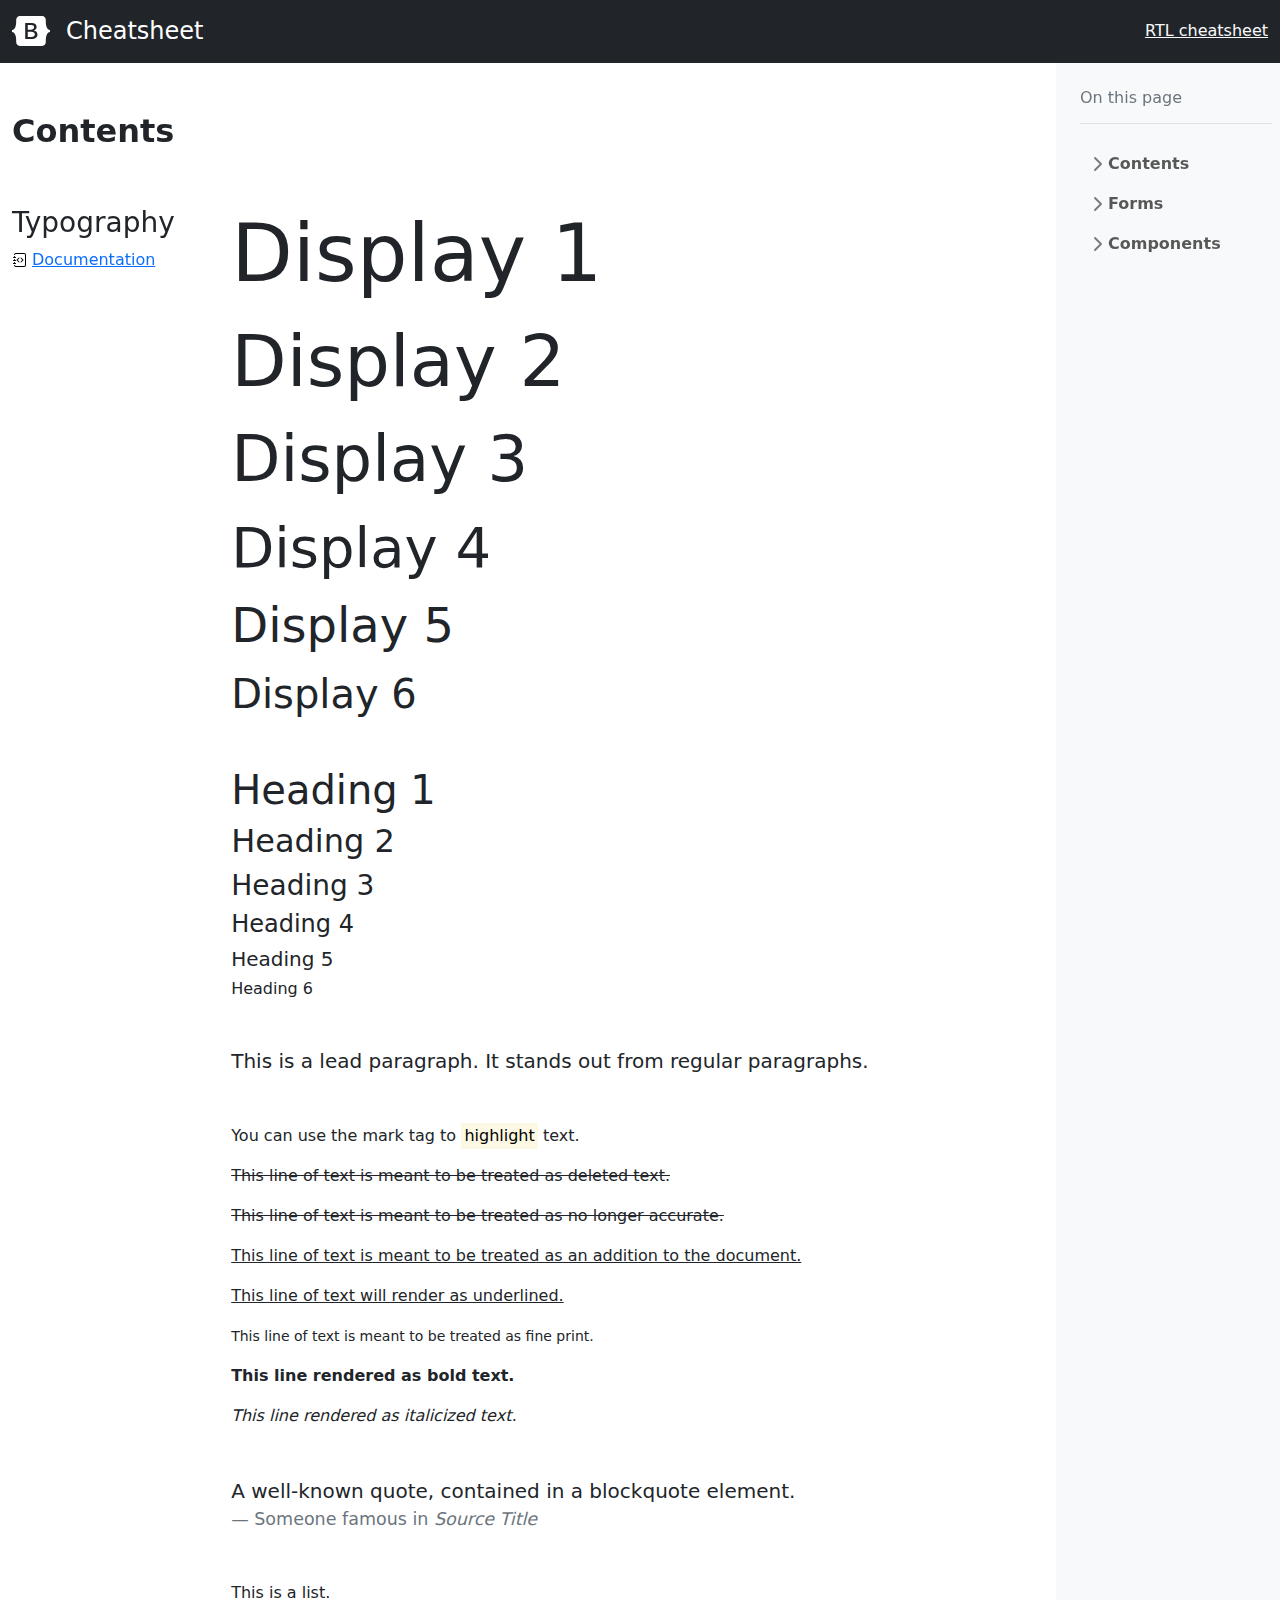
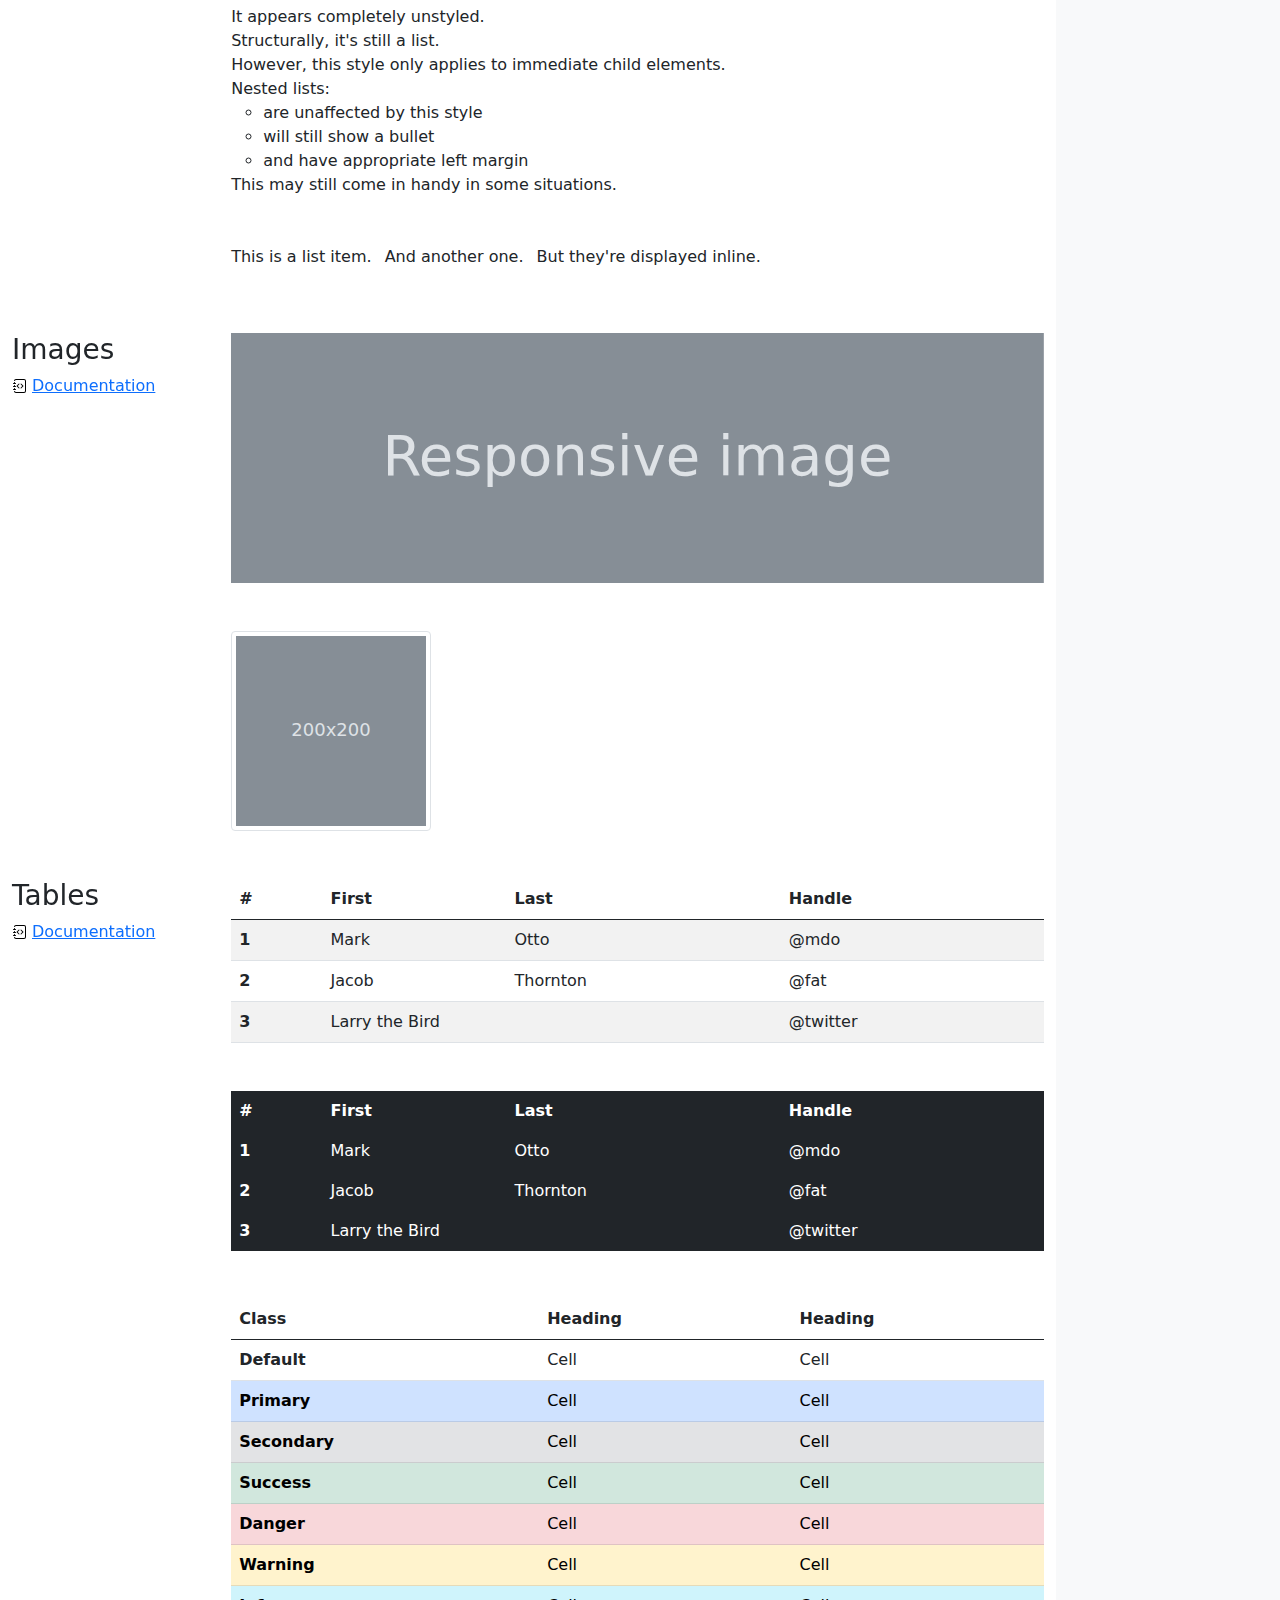
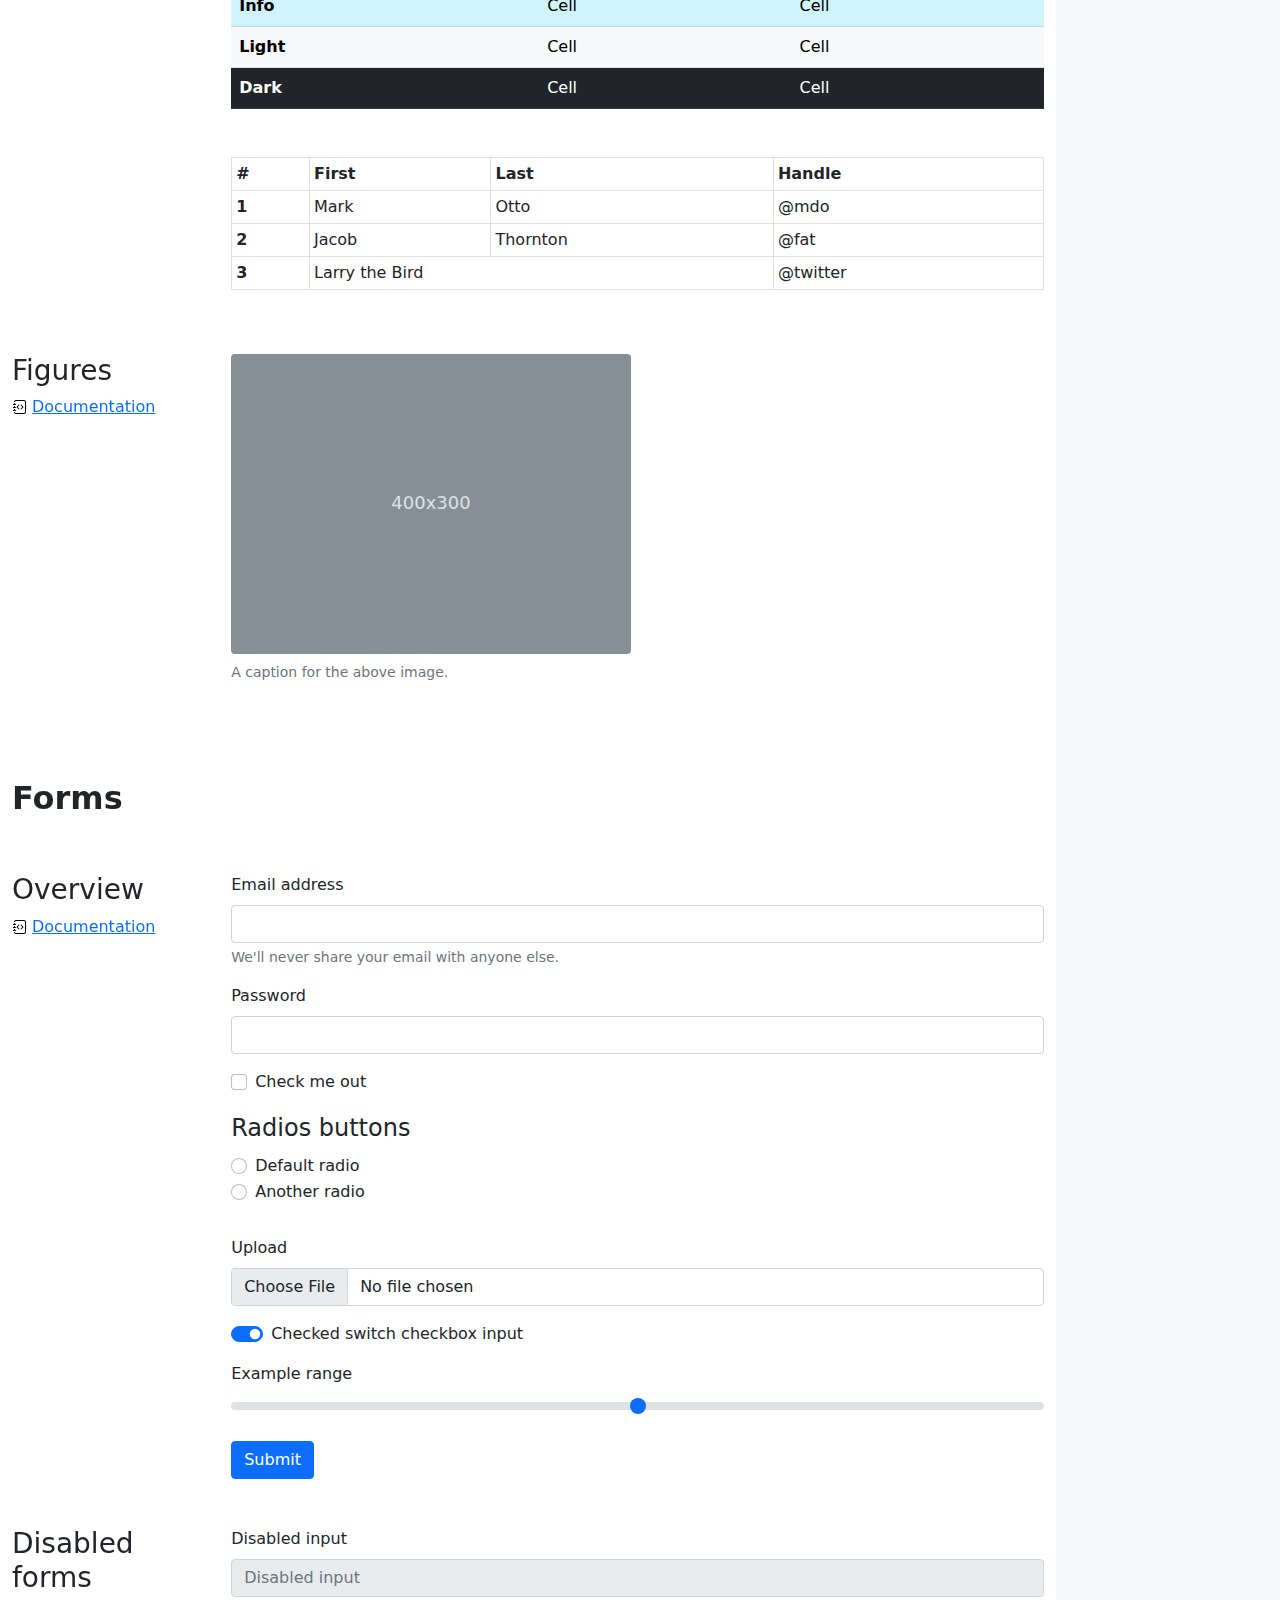
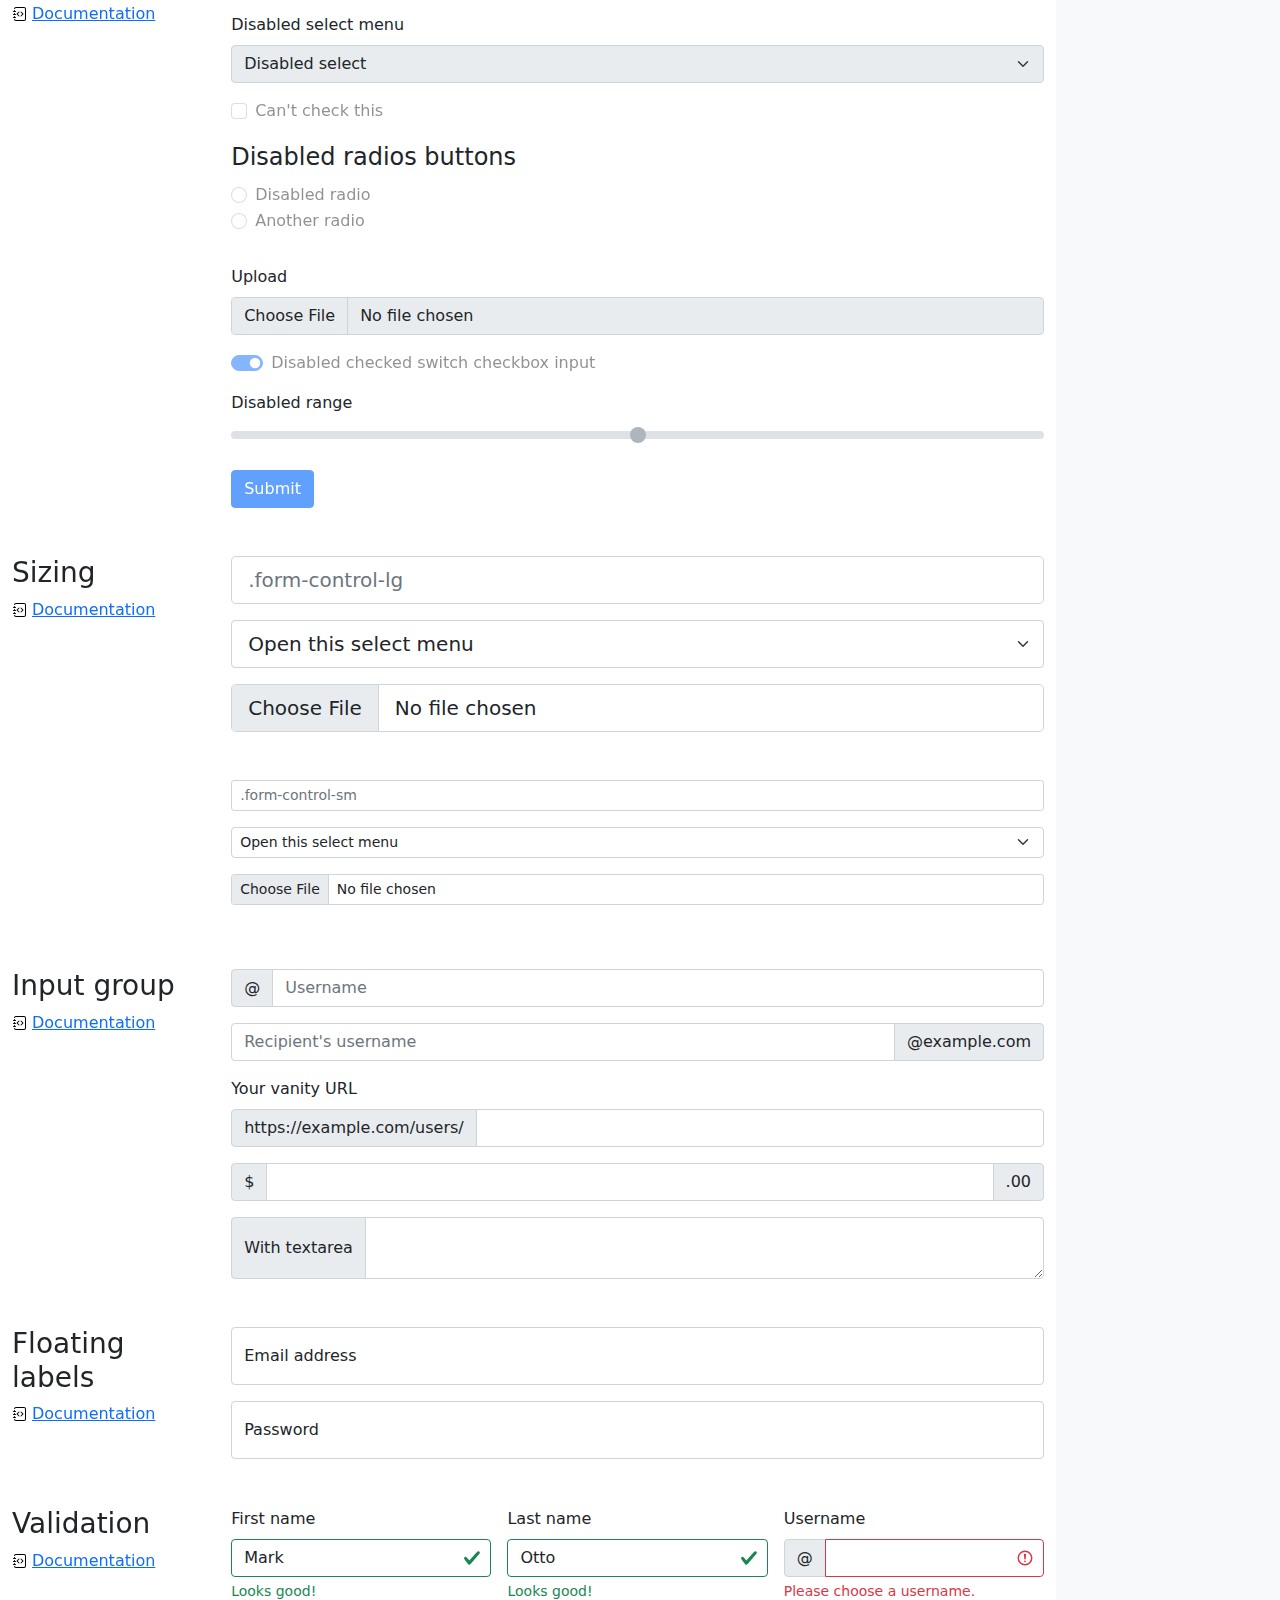
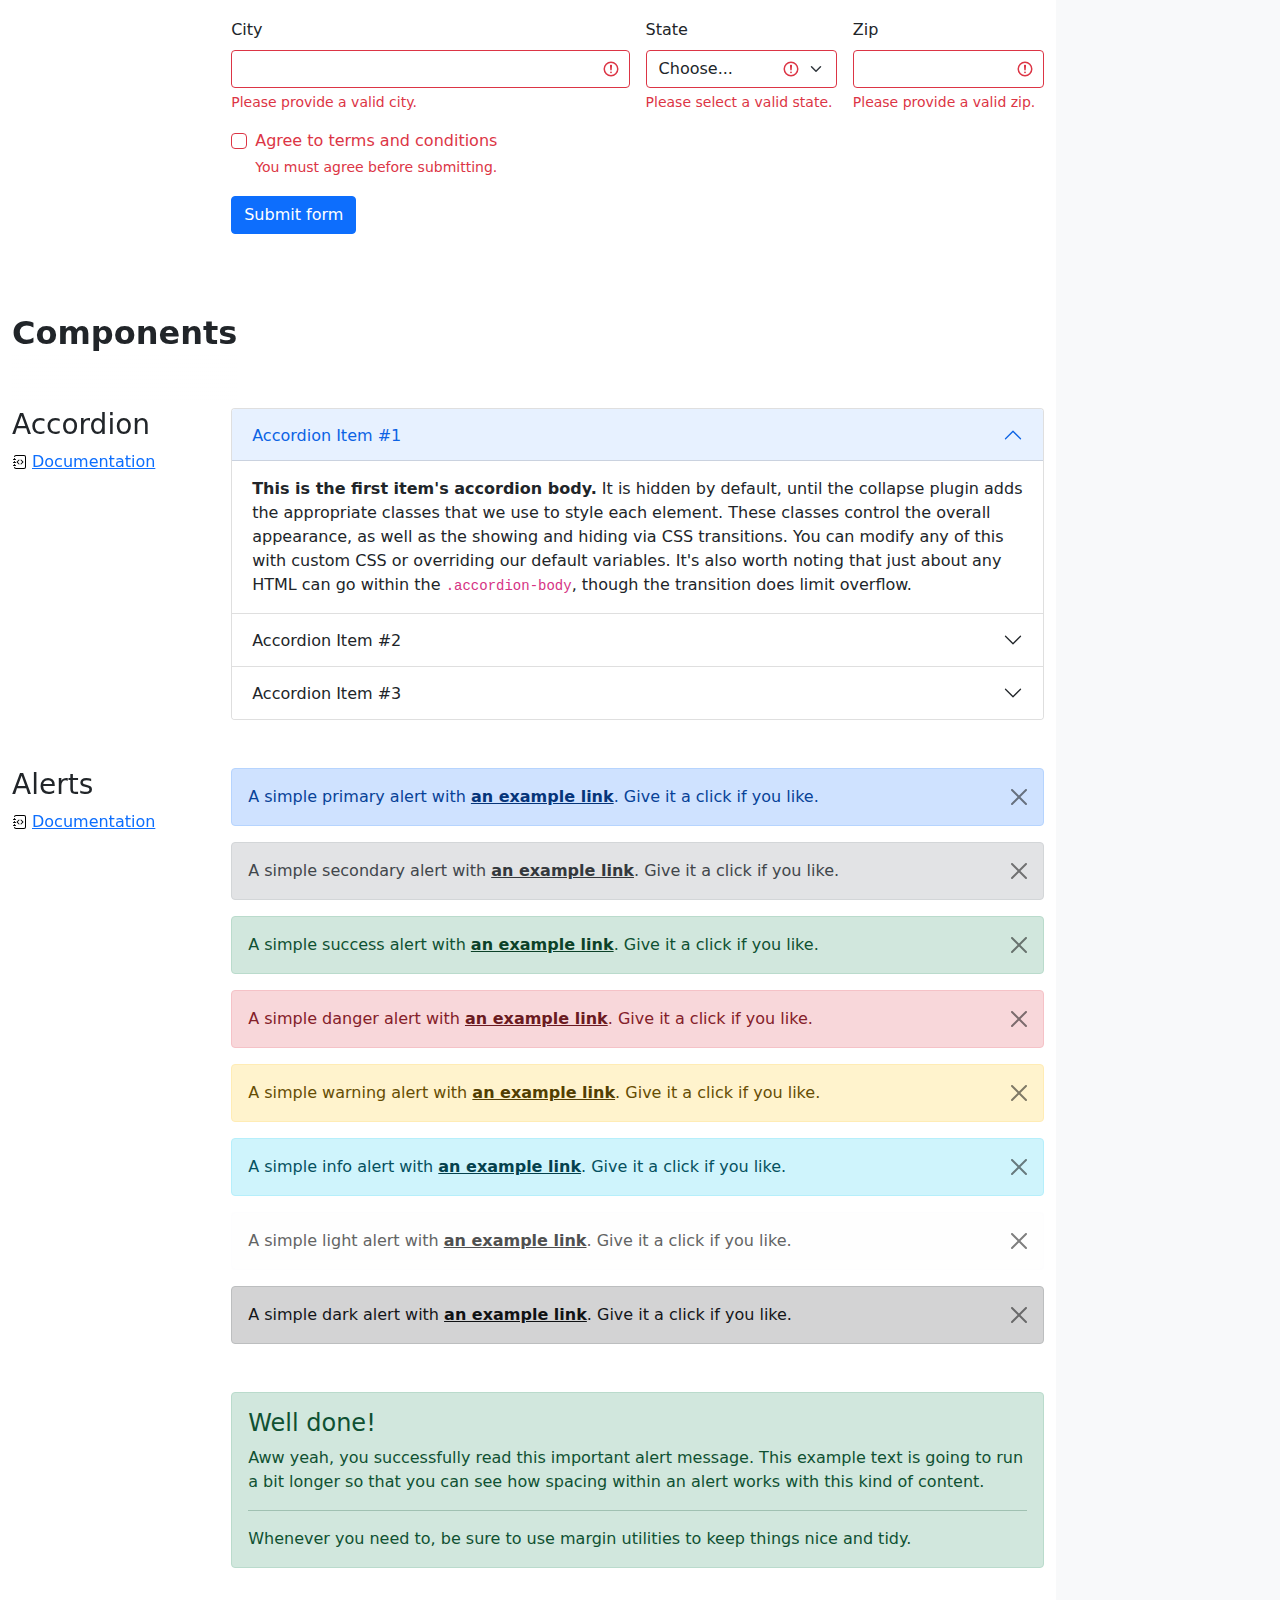
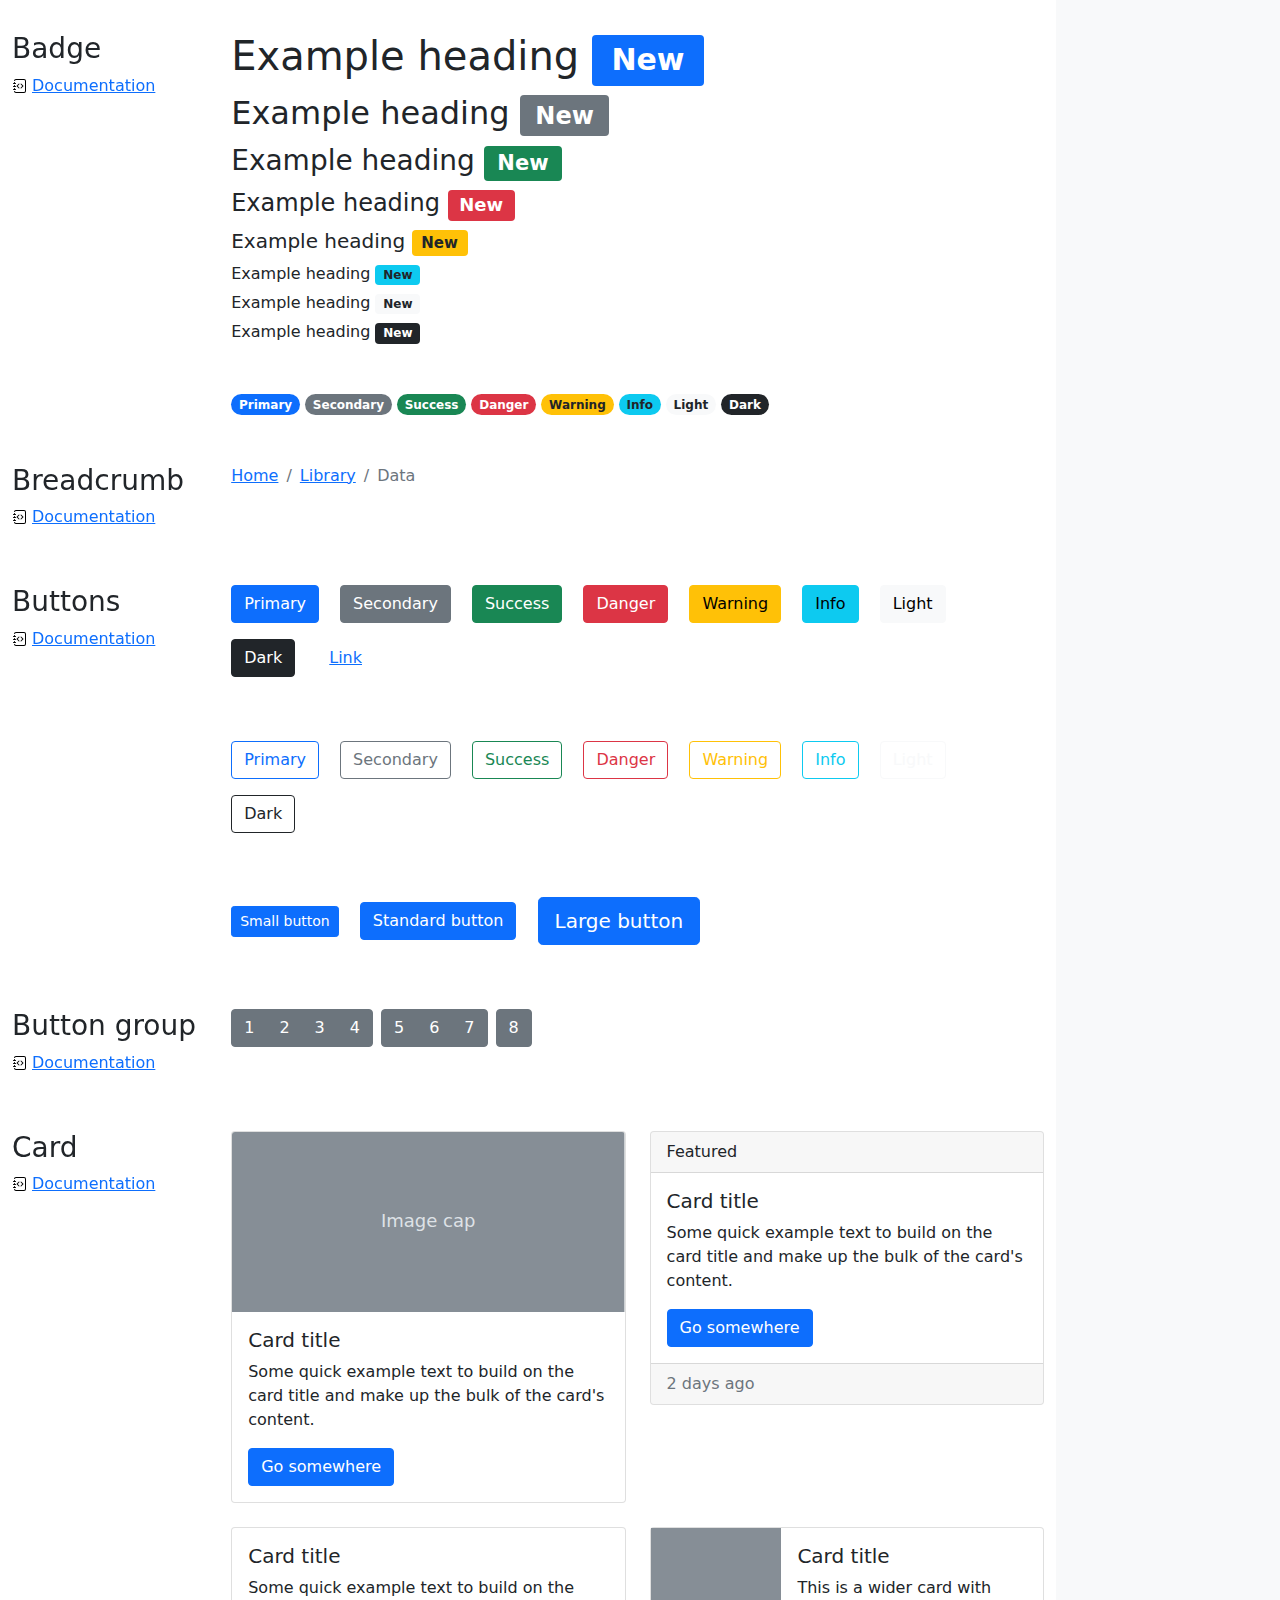
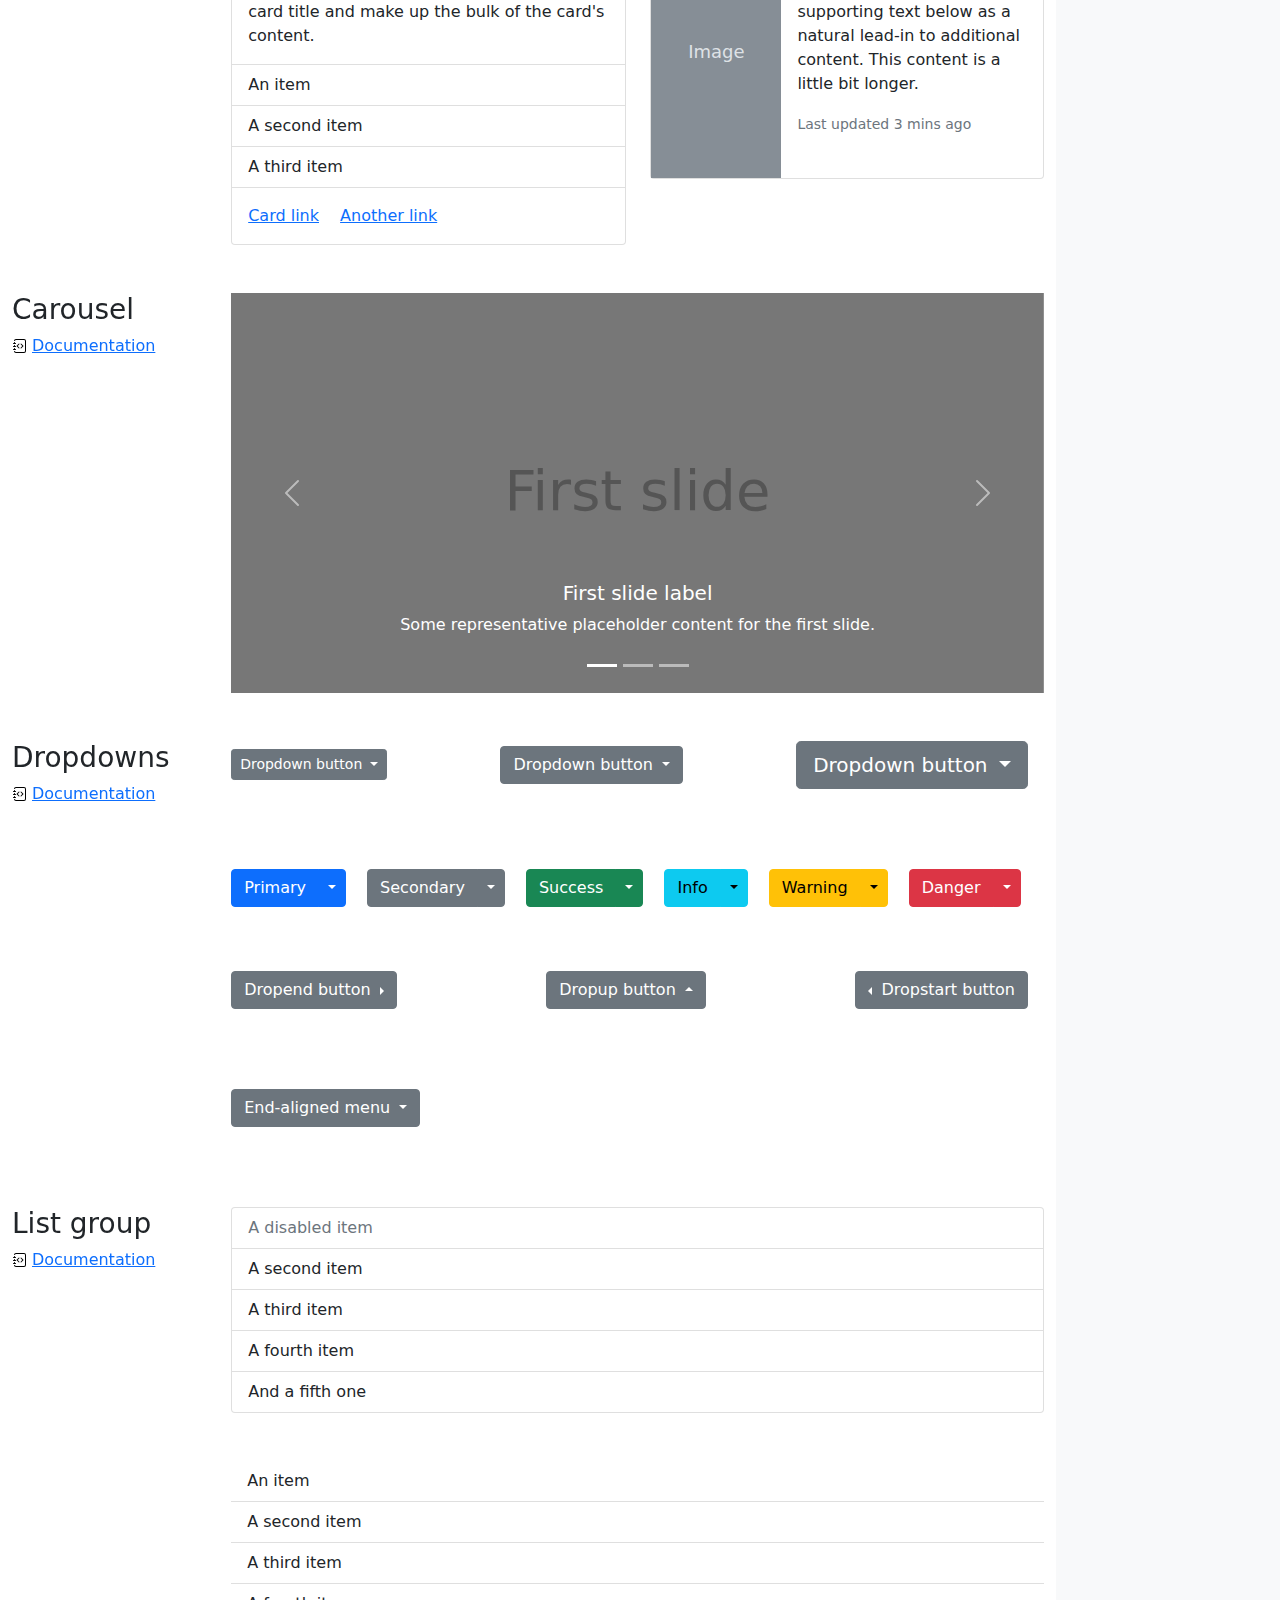
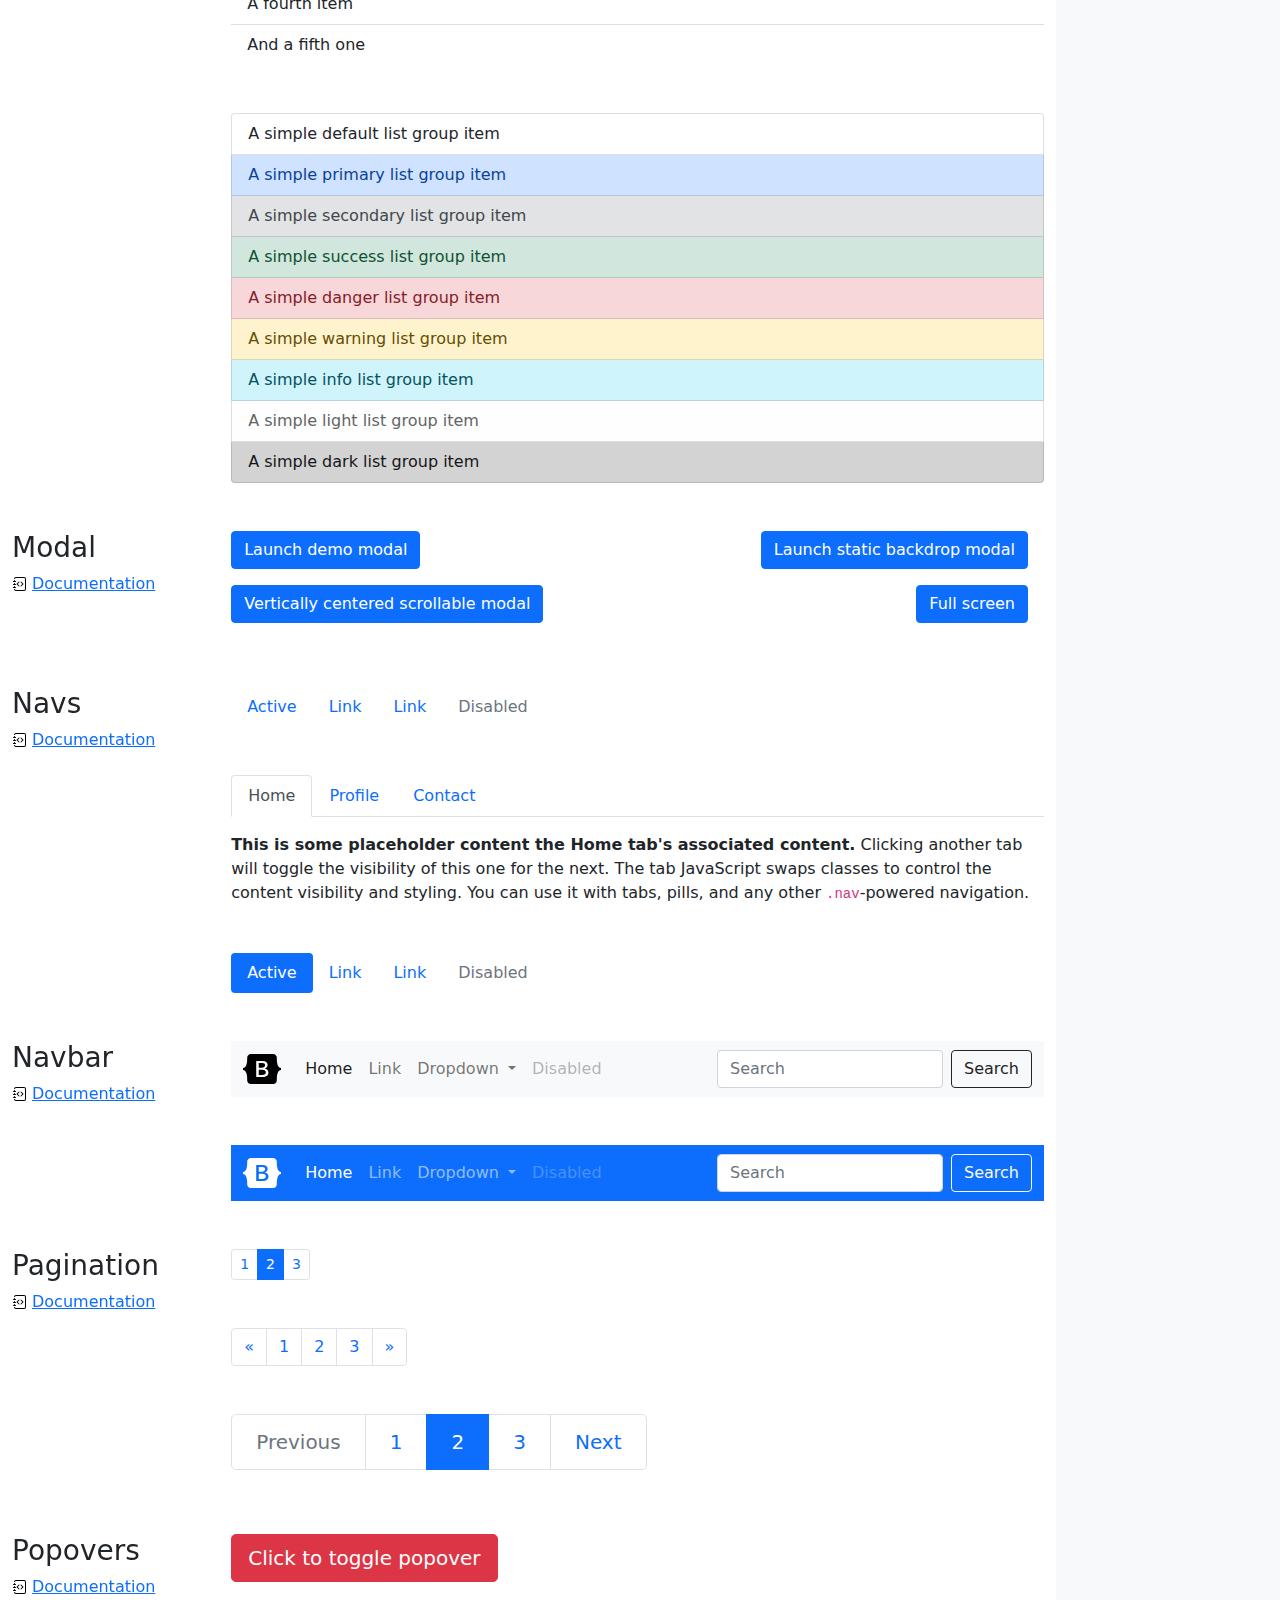
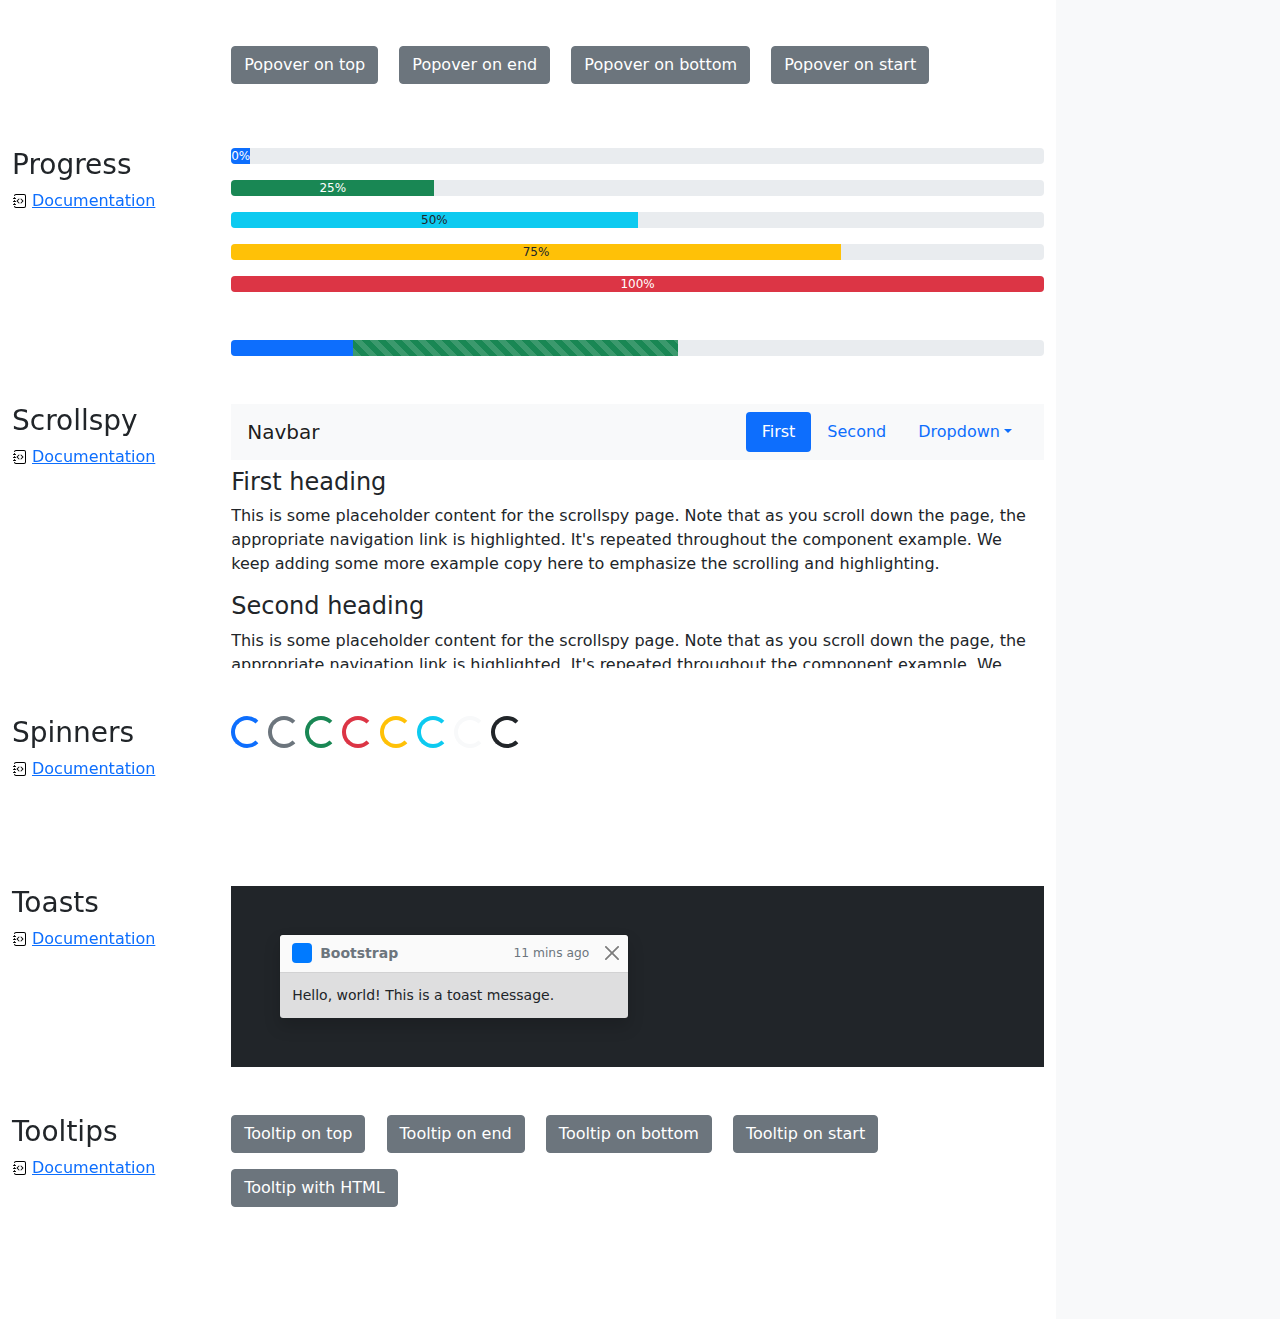
<file: bootstrap-5.0.2-examples/cheatsheet/index.html>
<!doctype html>
<html lang="en">
  <head>
    <meta charset="utf-8">
    <meta name="viewport" content="width=device-width, initial-scale=1">
    <meta name="description" content="">
    <meta name="author" content="Mark Otto, Jacob Thornton, and Bootstrap contributors">
    <meta name="generator" content="Hugo 0.84.0">
    <title>Cheatsheet · Bootstrap v5.0</title>

    <link rel="canonical" href="https://getbootstrap.com/docs/5.0/examples/cheatsheet/">

    

    <!-- Bootstrap core CSS -->
<link href="../assets/dist/css/bootstrap.min.css" rel="stylesheet">

    <style>
      .bd-placeholder-img {
        font-size: 1.125rem;
        text-anchor: middle;
        -webkit-user-select: none;
        -moz-user-select: none;
        user-select: none;
      }

      @media (min-width: 768px) {
        .bd-placeholder-img-lg {
          font-size: 3.5rem;
        }
      }
    </style>

    
    <!-- Custom styles for this template -->
    <link href="cheatsheet.css" rel="stylesheet">
  </head>
  <body class="bg-light">
    
<header class="bd-header bg-dark py-3 d-flex align-items-stretch border-bottom border-dark">
  <div class="container-fluid d-flex align-items-center">
    <h1 class="d-flex align-items-center fs-4 text-white mb-0">
      <img src="../assets/brand/bootstrap-logo-white.svg" width="38" height="30" class="me-3" alt="Bootstrap">
      Cheatsheet
    </h1>
    <a href="../examples/cheatsheet-rtl/" class="ms-auto link-light" hreflang="ar">RTL cheatsheet</a>
  </div>
</header>
<aside class="bd-aside sticky-xl-top text-muted align-self-start mb-3 mb-xl-5 px-2">
  <h2 class="h6 pt-4 pb-3 mb-4 border-bottom">On this page</h2>
  <nav class="small" id="toc">
    <ul class="list-unstyled">
      <li class="my-2">
        <button class="btn d-inline-flex align-items-center collapsed" data-bs-toggle="collapse" aria-expanded="false" data-bs-target="#contents-collapse" aria-controls="contents-collapse">Contents</button>
        <ul class="list-unstyled ps-3 collapse" id="contents-collapse">
          <li><a class="d-inline-flex align-items-center rounded" href="#typography">Typography</a></li>
          <li><a class="d-inline-flex align-items-center rounded" href="#images">Images</a></li>
          <li><a class="d-inline-flex align-items-center rounded" href="#tables">Tables</a></li>
          <li><a class="d-inline-flex align-items-center rounded" href="#figures">Figures</a></li>
        </ul>
      </li>
      <li class="my-2">
        <button class="btn d-inline-flex align-items-center collapsed" data-bs-toggle="collapse" aria-expanded="false" data-bs-target="#forms-collapse" aria-controls="forms-collapse">Forms</button>
        <ul class="list-unstyled ps-3 collapse" id="forms-collapse">
          <li><a class="d-inline-flex align-items-center rounded" href="#overview">Overview</a></li>
          <li><a class="d-inline-flex align-items-center rounded" href="#disabled-forms">Disabled forms</a></li>
          <li><a class="d-inline-flex align-items-center rounded" href="#sizing">Sizing</a></li>
          <li><a class="d-inline-flex align-items-center rounded" href="#input-group">Input group</a></li>
          <li><a class="d-inline-flex align-items-center rounded" href="#floating-labels">Floating labels</a></li>
          <li><a class="d-inline-flex align-items-center rounded" href="#validation">Validation</a></li>
        </ul>
      </li>
      <li class="my-2">
        <button class="btn d-inline-flex align-items-center collapsed" data-bs-toggle="collapse" aria-expanded="false" data-bs-target="#components-collapse" aria-controls="components-collapse">Components</button>
        <ul class="list-unstyled ps-3 collapse" id="components-collapse">
          <li><a class="d-inline-flex align-items-center rounded" href="#accordion">Accordion</a></li>
          <li><a class="d-inline-flex align-items-center rounded" href="#alerts">Alerts</a></li>
          <li><a class="d-inline-flex align-items-center rounded" href="#badge">Badge</a></li>
          <li><a class="d-inline-flex align-items-center rounded" href="#breadcrumb">Breadcrumb</a></li>
          <li><a class="d-inline-flex align-items-center rounded" href="#buttons">Buttons</a></li>
          <li><a class="d-inline-flex align-items-center rounded" href="#button-group">Button group</a></li>
          <li><a class="d-inline-flex align-items-center rounded" href="#card">Card</a></li>
          <li><a class="d-inline-flex align-items-center rounded" href="#carousel">Carousel</a></li>
          <li><a class="d-inline-flex align-items-center rounded" href="#dropdowns">Dropdowns</a></li>
          <li><a class="d-inline-flex align-items-center rounded" href="#list-group">List group</a></li>
          <li><a class="d-inline-flex align-items-center rounded" href="#modal">Modal</a></li>
          <li><a class="d-inline-flex align-items-center rounded" href="#navs">Navs</a></li>
          <li><a class="d-inline-flex align-items-center rounded" href="#navbar">Navbar</a></li>
          <li><a class="d-inline-flex align-items-center rounded" href="#pagination">Pagination</a></li>
          <li><a class="d-inline-flex align-items-center rounded" href="#popovers">Popovers</a></li>
          <li><a class="d-inline-flex align-items-center rounded" href="#progress">Progress</a></li>
          <li><a class="d-inline-flex align-items-center rounded" href="#scrollspy">Scrollspy</a></li>
          <li><a class="d-inline-flex align-items-center rounded" href="#spinners">Spinners</a></li>
          <li><a class="d-inline-flex align-items-center rounded" href="#toasts">Toasts</a></li>
          <li><a class="d-inline-flex align-items-center rounded" href="#tooltips">Tooltips</a></li>
        </ul>
      </li>
    </ul>
  </nav>
</aside>
<div class="bd-cheatsheet container-fluid bg-body">
  <section id="content">
    <h2 class="sticky-xl-top fw-bold pt-3 pt-xl-5 pb-2 pb-xl-3">Contents</h2>

    <article class="my-3" id="typography">
      <div class="bd-heading sticky-xl-top align-self-start mt-5 mb-3 mt-xl-0 mb-xl-2">
        <h3>Typography</h3>
        <a class="d-flex align-items-center" href="../content/typography/">Documentation</a>
      </div>

      <div>
        <div class="bd-example">
        <p class="display-1">Display 1</p>
        <p class="display-2">Display 2</p>
        <p class="display-3">Display 3</p>
        <p class="display-4">Display 4</p>
        <p class="display-5">Display 5</p>
        <p class="display-6">Display 6</p>
        </div>

        <div class="bd-example">
        <p class="h1">Heading 1</p>
        <p class="h2">Heading 2</p>
        <p class="h3">Heading 3</p>
        <p class="h4">Heading 4</p>
        <p class="h5">Heading 5</p>
        <p class="h6">Heading 6</p>
        </div>

        <div class="bd-example">
        <p class="lead">
          This is a lead paragraph. It stands out from regular paragraphs.
        </p>
        </div>

        <div class="bd-example">
        <p>You can use the mark tag to <mark>highlight</mark> text.</p>
        <p><del>This line of text is meant to be treated as deleted text.</del></p>
        <p><s>This line of text is meant to be treated as no longer accurate.</s></p>
        <p><ins>This line of text is meant to be treated as an addition to the document.</ins></p>
        <p><u>This line of text will render as underlined.</u></p>
        <p><small>This line of text is meant to be treated as fine print.</small></p>
        <p><strong>This line rendered as bold text.</strong></p>
        <p><em>This line rendered as italicized text.</em></p>
        </div>

        <div class="bd-example">
        <blockquote class="blockquote">
          <p>A well-known quote, contained in a blockquote element.</p>
          <footer class="blockquote-footer">Someone famous in <cite title="Source Title">Source Title</cite></footer>
        </blockquote>
        </div>

        <div class="bd-example">
        <ul class="list-unstyled">
          <li>This is a list.</li>
          <li>It appears completely unstyled.</li>
          <li>Structurally, it's still a list.</li>
          <li>However, this style only applies to immediate child elements.</li>
          <li>Nested lists:
            <ul>
              <li>are unaffected by this style</li>
              <li>will still show a bullet</li>
              <li>and have appropriate left margin</li>
            </ul>
          </li>
          <li>This may still come in handy in some situations.</li>
        </ul>
        </div>

        <div class="bd-example">
        <ul class="list-inline">
          <li class="list-inline-item">This is a list item.</li>
          <li class="list-inline-item">And another one.</li>
          <li class="list-inline-item">But they're displayed inline.</li>
        </ul>
        </div>
      </div>
    </article>
    <article class="my-3" id="images">
      <div class="bd-heading sticky-xl-top align-self-start mt-5 mb-3 mt-xl-0 mb-xl-2">
        <h3>Images</h3>
        <a class="d-flex align-items-center" href="../content/images/">Documentation</a>
      </div>

      <div>
        <div class="bd-example">
        <svg class="bd-placeholder-img bd-placeholder-img-lg img-fluid" width="100%" height="250" xmlns="http://www.w3.org/2000/svg" role="img" aria-label="Placeholder: Responsive image" preserveAspectRatio="xMidYMid slice" focusable="false"><title>Placeholder</title><rect width="100%" height="100%" fill="#868e96"/><text x="50%" y="50%" fill="#dee2e6" dy=".3em">Responsive image</text></svg>

        </div>

        <div class="bd-example">
        <svg class="bd-placeholder-img img-thumbnail" width="200" height="200" xmlns="http://www.w3.org/2000/svg" role="img" aria-label="A generic square placeholder image with a white border around it, making it resemble a photograph taken with an old instant camera: 200x200" preserveAspectRatio="xMidYMid slice" focusable="false"><title>A generic square placeholder image with a white border around it, making it resemble a photograph taken with an old instant camera</title><rect width="100%" height="100%" fill="#868e96"/><text x="50%" y="50%" fill="#dee2e6" dy=".3em">200x200</text></svg>

        </div>
      </div>
    </article>
    <article class="my-3" id="tables">
      <div class="bd-heading sticky-xl-top align-self-start mt-5 mb-3 mt-xl-0 mb-xl-2">
        <h3>Tables</h3>
        <a class="d-flex align-items-center" href="../content/tables/">Documentation</a>
      </div>

      <div>
        <div class="bd-example">
        <table class="table table-striped">
          <thead>
          <tr>
            <th scope="col">#</th>
            <th scope="col">First</th>
            <th scope="col">Last</th>
            <th scope="col">Handle</th>
          </tr>
          </thead>
          <tbody>
          <tr>
            <th scope="row">1</th>
            <td>Mark</td>
            <td>Otto</td>
            <td>@mdo</td>
          </tr>
          <tr>
            <th scope="row">2</th>
            <td>Jacob</td>
            <td>Thornton</td>
            <td>@fat</td>
          </tr>
          <tr>
            <th scope="row">3</th>
            <td colspan="2">Larry the Bird</td>
            <td>@twitter</td>
          </tr>
          </tbody>
        </table>
        </div>

        <div class="bd-example">
        <table class="table table-dark table-borderless">
          <thead>
          <tr>
            <th scope="col">#</th>
            <th scope="col">First</th>
            <th scope="col">Last</th>
            <th scope="col">Handle</th>
          </tr>
          </thead>
          <tbody>
          <tr>
            <th scope="row">1</th>
            <td>Mark</td>
            <td>Otto</td>
            <td>@mdo</td>
          </tr>
          <tr>
            <th scope="row">2</th>
            <td>Jacob</td>
            <td>Thornton</td>
            <td>@fat</td>
          </tr>
          <tr>
            <th scope="row">3</th>
            <td colspan="2">Larry the Bird</td>
            <td>@twitter</td>
          </tr>
          </tbody>
        </table>
        </div>

        <div class="bd-example">
        <table class="table table-hover">
          <thead>
          <tr>
            <th scope="col">Class</th>
            <th scope="col">Heading</th>
            <th scope="col">Heading</th>
          </tr>
          </thead>
          <tbody>
          <tr>
            <th scope="row">Default</th>
            <td>Cell</td>
            <td>Cell</td>
          </tr>
          
          <tr class="table-primary">
            <th scope="row">Primary</th>
            <td>Cell</td>
            <td>Cell</td>
          </tr>
          <tr class="table-secondary">
            <th scope="row">Secondary</th>
            <td>Cell</td>
            <td>Cell</td>
          </tr>
          <tr class="table-success">
            <th scope="row">Success</th>
            <td>Cell</td>
            <td>Cell</td>
          </tr>
          <tr class="table-danger">
            <th scope="row">Danger</th>
            <td>Cell</td>
            <td>Cell</td>
          </tr>
          <tr class="table-warning">
            <th scope="row">Warning</th>
            <td>Cell</td>
            <td>Cell</td>
          </tr>
          <tr class="table-info">
            <th scope="row">Info</th>
            <td>Cell</td>
            <td>Cell</td>
          </tr>
          <tr class="table-light">
            <th scope="row">Light</th>
            <td>Cell</td>
            <td>Cell</td>
          </tr>
          <tr class="table-dark">
            <th scope="row">Dark</th>
            <td>Cell</td>
            <td>Cell</td>
          </tr>
          </tbody>
        </table>
        </div>

        <div class="bd-example">
        <table class="table table-sm table-bordered">
          <thead>
          <tr>
            <th scope="col">#</th>
            <th scope="col">First</th>
            <th scope="col">Last</th>
            <th scope="col">Handle</th>
          </tr>
          </thead>
          <tbody>
          <tr>
            <th scope="row">1</th>
            <td>Mark</td>
            <td>Otto</td>
            <td>@mdo</td>
          </tr>
          <tr>
            <th scope="row">2</th>
            <td>Jacob</td>
            <td>Thornton</td>
            <td>@fat</td>
          </tr>
          <tr>
            <th scope="row">3</th>
            <td colspan="2">Larry the Bird</td>
            <td>@twitter</td>
          </tr>
          </tbody>
        </table>
        </div>
      </div>
    </article>
    <article class="my-3" id="figures">
      <div class="bd-heading sticky-xl-top align-self-start mt-5 mb-3 mt-xl-0 mb-xl-2">
        <h3>Figures</h3>
        <a class="d-flex align-items-center" href="../content/figures/">Documentation</a>
      </div>

      <div>
        <div class="bd-example">
        <figure class="figure">
          <svg class="bd-placeholder-img figure-img img-fluid rounded" width="400" height="300" xmlns="http://www.w3.org/2000/svg" role="img" aria-label="Placeholder: 400x300" preserveAspectRatio="xMidYMid slice" focusable="false"><title>Placeholder</title><rect width="100%" height="100%" fill="#868e96"/><text x="50%" y="50%" fill="#dee2e6" dy=".3em">400x300</text></svg>

          <figcaption class="figure-caption">A caption for the above image.</figcaption>
        </figure>
        </div>
      </div>
    </article>
  </section>

  <section id="forms">
    <h2 class="sticky-xl-top fw-bold pt-3 pt-xl-5 pb-2 pb-xl-3">Forms</h2>

    <article class="my-3" id="overview">
      <div class="bd-heading sticky-xl-top align-self-start mt-5 mb-3 mt-xl-0 mb-xl-2">
        <h3>Overview</h3>
        <a class="d-flex align-items-center" href="../forms/overview/">Documentation</a>
      </div>

      <div>
        <div class="bd-example">
        <form>
          <div class="mb-3">
            <label for="exampleInputEmail1" class="form-label">Email address</label>
            <input type="email" class="form-control" id="exampleInputEmail1" aria-describedby="emailHelp">
            <div id="emailHelp" class="form-text">We'll never share your email with anyone else.</div>
          </div>
          <div class="mb-3">
            <label for="exampleInputPassword1" class="form-label">Password</label>
            <input type="password" class="form-control" id="exampleInputPassword1">
          </div>
          <div class="mb-3 form-check">
            <input type="checkbox" class="form-check-input" id="exampleCheck1">
            <label class="form-check-label" for="exampleCheck1">Check me out</label>
          </div>
          <fieldset class="mb-3">
            <legend>Radios buttons</legend>
            <div class="form-check">
              <input type="radio" name="radios" class="form-check-input" id="exampleRadio1">
              <label class="form-check-label" for="exampleRadio1">Default radio</label>
            </div>
            <div class="mb-3 form-check">
              <input type="radio" name="radios" class="form-check-input" id="exampleRadio2">
              <label class="form-check-label" for="exampleRadio2">Another radio</label>
            </div>
          </fieldset>
          <div class="mb-3">
            <label class="form-label" for="customFile">Upload</label>
            <input type="file" class="form-control" id="customFile">
          </div>
          <div class="mb-3 form-check form-switch">
            <input class="form-check-input" type="checkbox" id="flexSwitchCheckChecked" checked>
            <label class="form-check-label" for="flexSwitchCheckChecked">Checked switch checkbox input</label>
          </div>
          <div class="mb-3">
            <label for="customRange3" class="form-label">Example range</label>
            <input type="range" class="form-range" min="0" max="5" step="0.5" id="customRange3">
          </div>
          <button type="submit" class="btn btn-primary">Submit</button>
        </form>
        </div>
      </div>
    </article>
    <article class="my-3" id="disabled-forms">
      <div class="bd-heading sticky-xl-top align-self-start mt-5 mb-3 mt-xl-0 mb-xl-2">
        <h3>Disabled forms</h3>
        <a class="d-flex align-items-center" href="../forms/overview/#disabled-forms">Documentation</a>
      </div>

      <div>
        <div class="bd-example">
        <form>
          <fieldset disabled aria-label="Disabled fieldset example">
            <div class="mb-3">
              <label for="disabledTextInput" class="form-label">Disabled input</label>
              <input type="text" id="disabledTextInput" class="form-control" placeholder="Disabled input">
            </div>
            <div class="mb-3">
              <label for="disabledSelect" class="form-label">Disabled select menu</label>
              <select id="disabledSelect" class="form-select">
                <option>Disabled select</option>
              </select>
            </div>
            <div class="mb-3">
              <div class="form-check">
                <input class="form-check-input" type="checkbox" id="disabledFieldsetCheck" disabled>
                <label class="form-check-label" for="disabledFieldsetCheck">
                  Can't check this
                </label>
              </div>
            </div>
            <fieldset class="mb-3">
              <legend>Disabled radios buttons</legend>
              <div class="form-check">
                <input type="radio" name="radios" class="form-check-input" id="disabledRadio1" disabled>
                <label class="form-check-label" for="disabledRadio1">Disabled radio</label>
              </div>
              <div class="mb-3 form-check">
                <input type="radio" name="radios" class="form-check-input" id="disabledRadio2" disabled>
                <label class="form-check-label" for="disabledRadio2">Another radio</label>
              </div>
            </fieldset>
            <div class="mb-3">
              <label class="form-label" for="disabledCustomFile">Upload</label>
              <input type="file" class="form-control" id="disabledCustomFile" disabled>
            </div>
            <div class="mb-3 form-check form-switch">
              <input class="form-check-input" type="checkbox" id="disabledSwitchCheckChecked" checked disabled>
              <label class="form-check-label" for="disabledSwitchCheckChecked">Disabled checked switch checkbox input</label>
            </div>
            <div class="mb-3">
              <label for="disabledRange" class="form-label">Disabled range</label>
              <input type="range" class="form-range" min="0" max="5" step="0.5" id="disabledRange">
            </div>
            <button type="submit" class="btn btn-primary">Submit</button>
          </fieldset>
        </form>
        </div>
      </div>
    </article>
    <article class="my-3" id="sizing">
      <div class="bd-heading sticky-xl-top align-self-start mt-5 mb-3 mt-xl-0 mb-xl-2">
        <h3>Sizing</h3>
        <a class="d-flex align-items-center" href="../forms/form-control/#sizing">Documentation</a>
      </div>

      <div>
        <div class="bd-example">
        <div class="mb-3">
          <input class="form-control form-control-lg" type="text" placeholder=".form-control-lg" aria-label=".form-control-lg example">
        </div>
        <div class="mb-3">
          <select class="form-select form-select-lg mb-3" aria-label=".form-select-lg example">
            <option selected>Open this select menu</option>
            <option value="1">One</option>
            <option value="2">Two</option>
            <option value="3">Three</option>
          </select>
        </div>
        <div class="mb-3">
          <input type="file" class="form-control form-control-lg" aria-label="Large file input example">
        </div>
        </div>

        <div class="bd-example">
        <div class="mb-3">
          <input class="form-control form-control-sm" type="text" placeholder=".form-control-sm" aria-label=".form-control-sm example">
        </div>
        <div class="mb-3">
          <select class="form-select form-select-sm" aria-label=".form-select-sm example">
            <option selected>Open this select menu</option>
            <option value="1">One</option>
            <option value="2">Two</option>
            <option value="3">Three</option>
          </select>
        </div>
        <div class="mb-3">
          <input type="file" class="form-control form-control-sm" aria-label="Small file input example">
        </div>
        </div>
      </div>
    </article>
    <article class="my-3" id="input-group">
      <div class="bd-heading sticky-xl-top align-self-start mt-5 mb-3 mt-xl-0 mb-xl-2">
        <h3>Input group</h3>
        <a class="d-flex align-items-center" href="../forms/input-group/">Documentation</a>
      </div>

      <div>
        <div class="bd-example">
        <div class="input-group mb-3">
          <span class="input-group-text" id="basic-addon1">@</span>
          <input type="text" class="form-control" placeholder="Username" aria-label="Username" aria-describedby="basic-addon1">
        </div>
        <div class="input-group mb-3">
          <input type="text" class="form-control" placeholder="Recipient's username" aria-label="Recipient's username" aria-describedby="basic-addon2">
          <span class="input-group-text" id="basic-addon2">@example.com</span>
        </div>
        <label for="basic-url" class="form-label">Your vanity URL</label>
        <div class="input-group mb-3">
          <span class="input-group-text" id="basic-addon3">https://example.com/users/</span>
          <input type="text" class="form-control" id="basic-url" aria-describedby="basic-addon3">
        </div>
        <div class="input-group mb-3">
          <span class="input-group-text">$</span>
          <input type="text" class="form-control" aria-label="Amount (to the nearest dollar)">
          <span class="input-group-text">.00</span>
        </div>
        <div class="input-group">
          <span class="input-group-text">With textarea</span>
          <textarea class="form-control" aria-label="With textarea"></textarea>
        </div>
        </div>
      </div>
    </article>
    <article class="my-3" id="floating-labels">
      <div class="bd-heading sticky-xl-top align-self-start mt-5 mb-3 mt-xl-0 mb-xl-2">
        <h3>Floating labels</h3>
        <a class="d-flex align-items-center" href="../forms/floating-labels/">Documentation</a>
      </div>

      <div>
        <div class="bd-example">
        <form>
          <div class="form-floating mb-3">
            <input type="email" class="form-control" id="floatingInput" placeholder="name@example.com">
            <label for="floatingInput">Email address</label>
          </div>
          <div class="form-floating">
            <input type="password" class="form-control" id="floatingPassword" placeholder="Password">
            <label for="floatingPassword">Password</label>
          </div>
        </form>
        </div>
      </div>
    </article>
    <article class="my-3" id="validation">
      <div class="bd-heading sticky-xl-top align-self-start mt-5 mb-3 mt-xl-0 mb-xl-2">
        <h3>Validation</h3>
        <a class="d-flex align-items-center" href="../forms/validation/">Documentation</a>
      </div>

      <div>
        <div class="bd-example">
        <form class="row g-3">
          <div class="col-md-4">
            <label for="validationServer01" class="form-label">First name</label>
            <input type="text" class="form-control is-valid" id="validationServer01" value="Mark" required>
            <div class="valid-feedback">
              Looks good!
            </div>
          </div>
          <div class="col-md-4">
            <label for="validationServer02" class="form-label">Last name</label>
            <input type="text" class="form-control is-valid" id="validationServer02" value="Otto" required>
            <div class="valid-feedback">
              Looks good!
            </div>
          </div>
          <div class="col-md-4">
            <label for="validationServerUsername" class="form-label">Username</label>
            <div class="input-group has-validation">
              <span class="input-group-text" id="inputGroupPrepend3">@</span>
              <input type="text" class="form-control is-invalid" id="validationServerUsername" aria-describedby="inputGroupPrepend3" required>
              <div class="invalid-feedback">
                Please choose a username.
              </div>
            </div>
          </div>
          <div class="col-md-6">
            <label for="validationServer03" class="form-label">City</label>
            <input type="text" class="form-control is-invalid" id="validationServer03" required>
            <div class="invalid-feedback">
              Please provide a valid city.
            </div>
          </div>
          <div class="col-md-3">
            <label for="validationServer04" class="form-label">State</label>
            <select class="form-select is-invalid" id="validationServer04" required>
              <option selected disabled value="">Choose...</option>
              <option>...</option>
            </select>
            <div class="invalid-feedback">
              Please select a valid state.
            </div>
          </div>
          <div class="col-md-3">
            <label for="validationServer05" class="form-label">Zip</label>
            <input type="text" class="form-control is-invalid" id="validationServer05" required>
            <div class="invalid-feedback">
              Please provide a valid zip.
            </div>
          </div>
          <div class="col-12">
            <div class="form-check">
              <input class="form-check-input is-invalid" type="checkbox" value="" id="invalidCheck3" required>
              <label class="form-check-label" for="invalidCheck3">
                Agree to terms and conditions
              </label>
              <div class="invalid-feedback">
                You must agree before submitting.
              </div>
            </div>
          </div>
          <div class="col-12">
            <button class="btn btn-primary" type="submit">Submit form</button>
          </div>
        </form>
        </div>
      </div>
    </article>
  </section>

  <section id="components">
    <h2 class="sticky-xl-top fw-bold pt-3 pt-xl-5 pb-2 pb-xl-3">Components</h2>

    <article class="my-3" id="accordion">
      <div class="bd-heading sticky-xl-top align-self-start mt-5 mb-3 mt-xl-0 mb-xl-2">
        <h3>Accordion</h3>
        <a class="d-flex align-items-center" href="../components/accordion/">Documentation</a>
      </div>

      <div>
        <div class="bd-example">
        <div class="accordion" id="accordionExample">
          <div class="accordion-item">
            <h4 class="accordion-header" id="headingOne">
              <button class="accordion-button" type="button" data-bs-toggle="collapse" data-bs-target="#collapseOne" aria-expanded="true" aria-controls="collapseOne">
                Accordion Item #1
              </button>
            </h4>
            <div id="collapseOne" class="accordion-collapse collapse show" aria-labelledby="headingOne" data-bs-parent="#accordionExample">
              <div class="accordion-body">
                <strong>This is the first item's accordion body.</strong> It is hidden by default, until the collapse plugin adds the appropriate classes that we use to style each element. These classes control the overall appearance, as well as the showing and hiding via CSS transitions. You can modify any of this with custom CSS or overriding our default variables. It's also worth noting that just about any HTML can go within the <code>.accordion-body</code>, though the transition does limit overflow.
              </div>
            </div>
          </div>
          <div class="accordion-item">
            <h4 class="accordion-header" id="headingTwo">
              <button class="accordion-button collapsed" type="button" data-bs-toggle="collapse" data-bs-target="#collapseTwo" aria-expanded="false" aria-controls="collapseTwo">
                Accordion Item #2
              </button>
            </h4>
            <div id="collapseTwo" class="accordion-collapse collapse" aria-labelledby="headingTwo" data-bs-parent="#accordionExample">
              <div class="accordion-body">
                <strong>This is the second item's accordion body.</strong> It is hidden by default, until the collapse plugin adds the appropriate classes that we use to style each element. These classes control the overall appearance, as well as the showing and hiding via CSS transitions. You can modify any of this with custom CSS or overriding our default variables. It's also worth noting that just about any HTML can go within the <code>.accordion-body</code>, though the transition does limit overflow.
              </div>
            </div>
          </div>
          <div class="accordion-item">
            <h4 class="accordion-header" id="headingThree">
              <button class="accordion-button collapsed" type="button" data-bs-toggle="collapse" data-bs-target="#collapseThree" aria-expanded="false" aria-controls="collapseThree">
                Accordion Item #3
              </button>
            </h4>
            <div id="collapseThree" class="accordion-collapse collapse" aria-labelledby="headingThree" data-bs-parent="#accordionExample">
              <div class="accordion-body">
                <strong>This is the third item's accordion body.</strong> It is hidden by default, until the collapse plugin adds the appropriate classes that we use to style each element. These classes control the overall appearance, as well as the showing and hiding via CSS transitions. You can modify any of this with custom CSS or overriding our default variables. It's also worth noting that just about any HTML can go within the <code>.accordion-body</code>, though the transition does limit overflow.
              </div>
            </div>
          </div>
        </div>
        </div>
      </div>
    </article>
    <article class="my-3" id="alerts">
      <div class="bd-heading sticky-xl-top align-self-start mt-5 mb-3 mt-xl-0 mb-xl-2">
        <h3>Alerts</h3>
        <a class="d-flex align-items-center" href="../components/alerts/">Documentation</a>
      </div>

      <div>
        <div class="bd-example">
        
        <div class="alert alert-primary alert-dismissible fade show" role="alert">
          A simple primary alert with <a href="#" class="alert-link">an example link</a>. Give it a click if you like.
          <button type="button" class="btn-close" data-bs-dismiss="alert" aria-label="Close"></button>
        </div>
        <div class="alert alert-secondary alert-dismissible fade show" role="alert">
          A simple secondary alert with <a href="#" class="alert-link">an example link</a>. Give it a click if you like.
          <button type="button" class="btn-close" data-bs-dismiss="alert" aria-label="Close"></button>
        </div>
        <div class="alert alert-success alert-dismissible fade show" role="alert">
          A simple success alert with <a href="#" class="alert-link">an example link</a>. Give it a click if you like.
          <button type="button" class="btn-close" data-bs-dismiss="alert" aria-label="Close"></button>
        </div>
        <div class="alert alert-danger alert-dismissible fade show" role="alert">
          A simple danger alert with <a href="#" class="alert-link">an example link</a>. Give it a click if you like.
          <button type="button" class="btn-close" data-bs-dismiss="alert" aria-label="Close"></button>
        </div>
        <div class="alert alert-warning alert-dismissible fade show" role="alert">
          A simple warning alert with <a href="#" class="alert-link">an example link</a>. Give it a click if you like.
          <button type="button" class="btn-close" data-bs-dismiss="alert" aria-label="Close"></button>
        </div>
        <div class="alert alert-info alert-dismissible fade show" role="alert">
          A simple info alert with <a href="#" class="alert-link">an example link</a>. Give it a click if you like.
          <button type="button" class="btn-close" data-bs-dismiss="alert" aria-label="Close"></button>
        </div>
        <div class="alert alert-light alert-dismissible fade show" role="alert">
          A simple light alert with <a href="#" class="alert-link">an example link</a>. Give it a click if you like.
          <button type="button" class="btn-close" data-bs-dismiss="alert" aria-label="Close"></button>
        </div>
        <div class="alert alert-dark alert-dismissible fade show" role="alert">
          A simple dark alert with <a href="#" class="alert-link">an example link</a>. Give it a click if you like.
          <button type="button" class="btn-close" data-bs-dismiss="alert" aria-label="Close"></button>
        </div>
        </div>

        <div class="bd-example">
        <div class="alert alert-success" role="alert">
          <h4 class="alert-heading">Well done!</h4>
          <p>Aww yeah, you successfully read this important alert message. This example text is going to run a bit longer so that you can see how spacing within an alert works with this kind of content.</p>
          <hr>
          <p class="mb-0">Whenever you need to, be sure to use margin utilities to keep things nice and tidy.</p>
        </div>
        </div>
      </div>
    </article>
    <article class="my-3" id="badge">
      <div class="bd-heading sticky-xl-top align-self-start mt-5 mb-3 mt-xl-0 mb-xl-2">
        <h3>Badge</h3>
        <a class="d-flex align-items-center" href="../components/badge/">Documentation</a>
      </div>

      <div>
        <div class="bd-example">
        <p class="h1">Example heading <span class="badge bg-primary">New</span></p>
        <p class="h2">Example heading <span class="badge bg-secondary">New</span></p>
        <p class="h3">Example heading <span class="badge bg-success">New</span></p>
        <p class="h4">Example heading <span class="badge bg-danger">New</span></p>
        <p class="h5">Example heading <span class="badge bg-warning text-dark">New</span></p>
        <p class="h6">Example heading <span class="badge bg-info text-dark">New</span></p>
        <p class="h6">Example heading <span class="badge bg-light text-dark">New</span></p>
        <p class="h6">Example heading <span class="badge bg-dark">New</span></p>
        </div>

        <div class="bd-example">
        
        <span class="badge rounded-pill bg-primary">Primary</span>
        <span class="badge rounded-pill bg-secondary">Secondary</span>
        <span class="badge rounded-pill bg-success">Success</span>
        <span class="badge rounded-pill bg-danger">Danger</span>
        <span class="badge rounded-pill bg-warning text-dark">Warning</span>
        <span class="badge rounded-pill bg-info text-dark">Info</span>
        <span class="badge rounded-pill bg-light text-dark">Light</span>
        <span class="badge rounded-pill bg-dark">Dark</span>
        </div>
      </div>
    </article>
    <article class="my-3" id="breadcrumb">
      <div class="bd-heading sticky-xl-top align-self-start mt-5 mb-3 mt-xl-0 mb-xl-2">
        <h3>Breadcrumb</h3>
        <a class="d-flex align-items-center" href="../components/breadcrumb/">Documentation</a>
      </div>

      <div>
        <div class="bd-example">
        <nav aria-label="breadcrumb">
          <ol class="breadcrumb">
            <li class="breadcrumb-item"><a href="#">Home</a></li>
            <li class="breadcrumb-item"><a href="#">Library</a></li>
            <li class="breadcrumb-item active" aria-current="page">Data</li>
          </ol>
        </nav>
        </div>
      </div>
    </article>
    <article class="my-3" id="buttons">
      <div class="bd-heading sticky-xl-top align-self-start mt-5 mb-3 mt-xl-0 mb-xl-2">
        <h3>Buttons</h3>
        <a class="d-flex align-items-center" href="../components/buttons/">Documentation</a>
      </div>

      <div>
        <div class="bd-example">
        
        <button type="button" class="btn btn-primary">Primary</button>
        <button type="button" class="btn btn-secondary">Secondary</button>
        <button type="button" class="btn btn-success">Success</button>
        <button type="button" class="btn btn-danger">Danger</button>
        <button type="button" class="btn btn-warning">Warning</button>
        <button type="button" class="btn btn-info">Info</button>
        <button type="button" class="btn btn-light">Light</button>
        <button type="button" class="btn btn-dark">Dark</button>

        <button type="button" class="btn btn-link">Link</button>
        </div>

        <div class="bd-example">
        
        <button type="button" class="btn btn-outline-primary">Primary</button>
        <button type="button" class="btn btn-outline-secondary">Secondary</button>
        <button type="button" class="btn btn-outline-success">Success</button>
        <button type="button" class="btn btn-outline-danger">Danger</button>
        <button type="button" class="btn btn-outline-warning">Warning</button>
        <button type="button" class="btn btn-outline-info">Info</button>
        <button type="button" class="btn btn-outline-light">Light</button>
        <button type="button" class="btn btn-outline-dark">Dark</button>
        </div>

        <div class="bd-example">
        <button type="button" class="btn btn-primary btn-sm">Small button</button>
        <button type="button" class="btn btn-primary">Standard button</button>
        <button type="button" class="btn btn-primary btn-lg">Large button</button>
        </div>
      </div>
    </article>
    <article class="my-3" id="button-group">
      <div class="bd-heading sticky-xl-top align-self-start mt-5 mb-3 mt-xl-0 mb-xl-2">
        <h3>Button group</h3>
        <a class="d-flex align-items-center" href="../components/button-group/">Documentation</a>
      </div>

      <div>
        <div class="bd-example">
        <div class="btn-toolbar" role="toolbar" aria-label="Toolbar with button groups">
          <div class="btn-group me-2" role="group" aria-label="First group">
            <button type="button" class="btn btn-secondary">1</button>
            <button type="button" class="btn btn-secondary">2</button>
            <button type="button" class="btn btn-secondary">3</button>
            <button type="button" class="btn btn-secondary">4</button>
          </div>
          <div class="btn-group me-2" role="group" aria-label="Second group">
            <button type="button" class="btn btn-secondary">5</button>
            <button type="button" class="btn btn-secondary">6</button>
            <button type="button" class="btn btn-secondary">7</button>
          </div>
          <div class="btn-group" role="group" aria-label="Third group">
            <button type="button" class="btn btn-secondary">8</button>
          </div>
        </div>
        </div>
      </div>
    </article>
    <article class="my-3" id="card">
      <div class="bd-heading sticky-xl-top align-self-start mt-5 mb-3 mt-xl-0 mb-xl-2">
        <h3>Card</h3>
        <a class="d-flex align-items-center" href="../components/card/">Documentation</a>
      </div>

      <div>
        <div class="bd-example">
        <div class="row  row-cols-1 row-cols-md-2 g-4">
          <div class="col">
            <div class="card">
              <svg class="bd-placeholder-img card-img-top" width="100%" height="180" xmlns="http://www.w3.org/2000/svg" role="img" aria-label="Placeholder: Image cap" preserveAspectRatio="xMidYMid slice" focusable="false"><title>Placeholder</title><rect width="100%" height="100%" fill="#868e96"/><text x="50%" y="50%" fill="#dee2e6" dy=".3em">Image cap</text></svg>

              <div class="card-body">
                <h5 class="card-title">Card title</h5>
                <p class="card-text">Some quick example text to build on the card title and make up the bulk of the card's content.</p>
                <a href="#" class="btn btn-primary">Go somewhere</a>
              </div>
            </div>
          </div>
          <div class="col">
            <div class="card">
              <div class="card-header">
                Featured
              </div>
              <div class="card-body">
                <h5 class="card-title">Card title</h5>
                <p class="card-text">Some quick example text to build on the card title and make up the bulk of the card's content.</p>
                <a href="#" class="btn btn-primary">Go somewhere</a>
              </div>
              <div class="card-footer text-muted">
                2 days ago
              </div>
            </div>
          </div>
          <div class="col">
            <div class="card">
              <div class="card-body">
                <h5 class="card-title">Card title</h5>
                <p class="card-text">Some quick example text to build on the card title and make up the bulk of the card's content.</p>
              </div>
              <ul class="list-group list-group-flush">
                <li class="list-group-item">An item</li>
                <li class="list-group-item">A second item</li>
                <li class="list-group-item">A third item</li>
              </ul>
              <div class="card-body">
                <a href="#" class="card-link">Card link</a>
                <a href="#" class="card-link">Another link</a>
              </div>
            </div>
          </div>
          <div class="col">
            <div class="card">
              <div class="row g-0">
                <div class="col-md-4">
                  <svg class="bd-placeholder-img" width="100%" height="250" xmlns="http://www.w3.org/2000/svg" role="img" aria-label="Placeholder: Image" preserveAspectRatio="xMidYMid slice" focusable="false"><title>Placeholder</title><rect width="100%" height="100%" fill="#868e96"/><text x="50%" y="50%" fill="#dee2e6" dy=".3em">Image</text></svg>

                </div>
                <div class="col-md-8">
                  <div class="card-body">
                    <h5 class="card-title">Card title</h5>
                    <p class="card-text">This is a wider card with supporting text below as a natural lead-in to additional content. This content is a little bit longer.</p>
                    <p class="card-text"><small class="text-muted">Last updated 3 mins ago</small></p>
                  </div>
                </div>
              </div>
            </div>
          </div>
        </div>
        </div>
      </div>
    </article>
    <article class="my-3" id="carousel">
      <div class="bd-heading sticky-xl-top align-self-start mt-5 mb-3 mt-xl-0 mb-xl-2">
        <h3>Carousel</h3>
        <a class="d-flex align-items-center" href="../components/carousel/">Documentation</a>
      </div>

      <div>
        <div class="bd-example">
        <div id="carouselExampleCaptions" class="carousel slide" data-bs-ride="carousel">
          <div class="carousel-indicators">
            <button type="button" data-bs-target="#carouselExampleCaptions" data-bs-slide-to="0" class="active" aria-current="true" aria-label="Slide 1"></button>
            <button type="button" data-bs-target="#carouselExampleCaptions" data-bs-slide-to="1" aria-label="Slide 2"></button>
            <button type="button" data-bs-target="#carouselExampleCaptions" data-bs-slide-to="2" aria-label="Slide 3"></button>
          </div>
          <div class="carousel-inner">
            <div class="carousel-item active">
              <svg class="bd-placeholder-img bd-placeholder-img-lg d-block w-100" width="800" height="400" xmlns="http://www.w3.org/2000/svg" role="img" aria-label="Placeholder: First slide" preserveAspectRatio="xMidYMid slice" focusable="false"><title>Placeholder</title><rect width="100%" height="100%" fill="#777"/><text x="50%" y="50%" fill="#555" dy=".3em">First slide</text></svg>

              <div class="carousel-caption d-none d-md-block">
                <h5>First slide label</h5>
                <p>Some representative placeholder content for the first slide.</p>
              </div>
            </div>
            <div class="carousel-item">
              <svg class="bd-placeholder-img bd-placeholder-img-lg d-block w-100" width="800" height="400" xmlns="http://www.w3.org/2000/svg" role="img" aria-label="Placeholder: Second slide" preserveAspectRatio="xMidYMid slice" focusable="false"><title>Placeholder</title><rect width="100%" height="100%" fill="#666"/><text x="50%" y="50%" fill="#444" dy=".3em">Second slide</text></svg>

              <div class="carousel-caption d-none d-md-block">
                <h5>Second slide label</h5>
                <p>Some representative placeholder content for the second slide.</p>
              </div>
            </div>
            <div class="carousel-item">
              <svg class="bd-placeholder-img bd-placeholder-img-lg d-block w-100" width="800" height="400" xmlns="http://www.w3.org/2000/svg" role="img" aria-label="Placeholder: Third slide" preserveAspectRatio="xMidYMid slice" focusable="false"><title>Placeholder</title><rect width="100%" height="100%" fill="#555"/><text x="50%" y="50%" fill="#333" dy=".3em">Third slide</text></svg>

              <div class="carousel-caption d-none d-md-block">
                <h5>Third slide label</h5>
                <p>Some representative placeholder content for the third slide.</p>
              </div>
            </div>
          </div>
          <button class="carousel-control-prev" type="button" data-bs-target="#carouselExampleCaptions"  data-bs-slide="prev">
            <span class="carousel-control-prev-icon" aria-hidden="true"></span>
            <span class="visually-hidden">Previous</span>
          </button>
          <button class="carousel-control-next" type="button" data-bs-target="#carouselExampleCaptions"  data-bs-slide="next">
            <span class="carousel-control-next-icon" aria-hidden="true"></span>
            <span class="visually-hidden">Next</span>
          </button>
        </div>
        </div>
      </div>
    </article>
    <article class="my-3" id="dropdowns">
      <div class="bd-heading sticky-xl-top align-self-start mt-5 mb-3 mt-xl-0 mb-xl-2">
        <h3>Dropdowns</h3>
        <a class="d-flex align-items-center" href="../components/dropdowns/">Documentation</a>
      </div>

      <div>
        <div class="bd-example">
        <div class="btn-group w-100 align-items-center justify-content-between flex-wrap">
          <div class="dropdown">
            <button class="btn btn-secondary btn-sm dropdown-toggle" type="button" id="dropdownMenuButtonSM" data-bs-toggle="dropdown" aria-expanded="false">
              Dropdown button
            </button>
            <ul class="dropdown-menu" aria-labelledby="dropdownMenuButtonSM">
              <li><h6 class="dropdown-header">Dropdown header</h6></li>
              <li><a class="dropdown-item" href="#">Action</a></li>
              <li><a class="dropdown-item" href="#">Another action</a></li>
              <li><a class="dropdown-item" href="#">Something else here</a></li>
              <li><hr class="dropdown-divider"></li>
              <li><a class="dropdown-item" href="#">Separated link</a></li>
            </ul>
          </div>
          <div class="dropdown">
            <button class="btn btn-secondary dropdown-toggle" type="button" id="dropdownMenuButton" data-bs-toggle="dropdown" aria-expanded="false">
              Dropdown button
            </button>
            <ul class="dropdown-menu" aria-labelledby="dropdownMenuButton">
              <li><h6 class="dropdown-header">Dropdown header</h6></li>
              <li><a class="dropdown-item" href="#">Action</a></li>
              <li><a class="dropdown-item" href="#">Another action</a></li>
              <li><a class="dropdown-item" href="#">Something else here</a></li>
              <li><hr class="dropdown-divider"></li>
              <li><a class="dropdown-item" href="#">Separated link</a></li>
            </ul>
          </div>
          <div class="dropdown">
            <button class="btn btn-secondary btn-lg dropdown-toggle" type="button" id="dropdownMenuButtonLG" data-bs-toggle="dropdown" aria-expanded="false">
              Dropdown button
            </button>
            <ul class="dropdown-menu" aria-labelledby="dropdownMenuButtonLG">
              <li><h6 class="dropdown-header">Dropdown header</h6></li>
              <li><a class="dropdown-item" href="#">Action</a></li>
              <li><a class="dropdown-item" href="#">Another action</a></li>
              <li><a class="dropdown-item" href="#">Something else here</a></li>
              <li><hr class="dropdown-divider"></li>
              <li><a class="dropdown-item" href="#">Separated link</a></li>
            </ul>
          </div>
        </div>
        </div>

        <div class="bd-example">
        <div class="btn-group">
          <button type="button" class="btn btn-primary">Primary</button>
          <button type="button" class="btn btn-primary dropdown-toggle dropdown-toggle-split" data-bs-toggle="dropdown" aria-expanded="false">
            <span class="visually-hidden">Toggle Dropdown</span>
          </button>
          <ul class="dropdown-menu">
            <li><a class="dropdown-item" href="#">Action</a></li>
            <li><a class="dropdown-item" href="#">Another action</a></li>
            <li><a class="dropdown-item" href="#">Something else here</a></li>
          </ul>
        </div><!-- /btn-group -->
        <div class="btn-group">
          <button type="button" class="btn btn-secondary">Secondary</button>
          <button type="button" class="btn btn-secondary dropdown-toggle dropdown-toggle-split" data-bs-toggle="dropdown" aria-expanded="false">
            <span class="visually-hidden">Toggle Dropdown</span>
          </button>
          <ul class="dropdown-menu">
            <li><a class="dropdown-item" href="#">Action</a></li>
            <li><a class="dropdown-item" href="#">Another action</a></li>
            <li><a class="dropdown-item" href="#">Something else here</a></li>
          </ul>
        </div><!-- /btn-group -->
        <div class="btn-group">
          <button type="button" class="btn btn-success">Success</button>
          <button type="button" class="btn btn-success dropdown-toggle dropdown-toggle-split" data-bs-toggle="dropdown" aria-expanded="false">
            <span class="visually-hidden">Toggle Dropdown</span>
          </button>
          <ul class="dropdown-menu">
            <li><a class="dropdown-item" href="#">Action</a></li>
            <li><a class="dropdown-item" href="#">Another action</a></li>
            <li><a class="dropdown-item" href="#">Something else here</a></li>
          </ul>
        </div><!-- /btn-group -->
        <div class="btn-group">
          <button type="button" class="btn btn-info">Info</button>
          <button type="button" class="btn btn-info dropdown-toggle dropdown-toggle-split" data-bs-toggle="dropdown" aria-expanded="false">
            <span class="visually-hidden">Toggle Dropdown</span>
          </button>
          <ul class="dropdown-menu">
            <li><a class="dropdown-item" href="#">Action</a></li>
            <li><a class="dropdown-item" href="#">Another action</a></li>
            <li><a class="dropdown-item" href="#">Something else here</a></li>
          </ul>
        </div><!-- /btn-group -->
        <div class="btn-group">
          <button type="button" class="btn btn-warning">Warning</button>
          <button type="button" class="btn btn-warning dropdown-toggle dropdown-toggle-split" data-bs-toggle="dropdown" aria-expanded="false">
            <span class="visually-hidden">Toggle Dropdown</span>
          </button>
          <ul class="dropdown-menu">
            <li><a class="dropdown-item" href="#">Action</a></li>
            <li><a class="dropdown-item" href="#">Another action</a></li>
            <li><a class="dropdown-item" href="#">Something else here</a></li>
          </ul>
        </div><!-- /btn-group -->
        <div class="btn-group">
          <button type="button" class="btn btn-danger">Danger</button>
          <button type="button" class="btn btn-danger dropdown-toggle dropdown-toggle-split" data-bs-toggle="dropdown" aria-expanded="false">
            <span class="visually-hidden">Toggle Dropdown</span>
          </button>
          <ul class="dropdown-menu">
            <li><a class="dropdown-item" href="#">Action</a></li>
            <li><a class="dropdown-item" href="#">Another action</a></li>
            <li><a class="dropdown-item" href="#">Something else here</a></li>
          </ul>
        </div><!-- /btn-group -->
        </div>

        <div class="bd-example">
        <div class="btn-group w-100 align-items-center justify-content-between flex-wrap">
          <div class="dropend">
            <button class="btn btn-secondary dropdown-toggle" type="button" id="dropendMenuButton" data-bs-toggle="dropdown" aria-expanded="false">
              Dropend button
            </button>
            <ul class="dropdown-menu" aria-labelledby="dropendMenuButton">
              <li><h6 class="dropdown-header">Dropdown header</h6></li>
              <li><a class="dropdown-item" href="#">Action</a></li>
              <li><a class="dropdown-item" href="#">Another action</a></li>
              <li><a class="dropdown-item" href="#">Something else here</a></li>
              <li><hr class="dropdown-divider"></li>
              <li><a class="dropdown-item" href="#">Separated link</a></li>
            </ul>
          </div>
          <div class="dropup">
            <button class="btn btn-secondary dropdown-toggle" type="button" id="dropupMenuButton" data-bs-toggle="dropdown" aria-expanded="false">
              Dropup button
            </button>
            <ul class="dropdown-menu" aria-labelledby="dropupMenuButton">
              <li><h6 class="dropdown-header">Dropdown header</h6></li>
              <li><a class="dropdown-item" href="#">Action</a></li>
              <li><a class="dropdown-item" href="#">Another action</a></li>
              <li><a class="dropdown-item" href="#">Something else here</a></li>
              <li><hr class="dropdown-divider"></li>
              <li><a class="dropdown-item" href="#">Separated link</a></li>
            </ul>
          </div>
          <div class="dropstart">
            <button class="btn btn-secondary dropdown-toggle" type="button" id="dropstartMenuButton" data-bs-toggle="dropdown" aria-expanded="false">
              Dropstart button
            </button>
            <ul class="dropdown-menu" aria-labelledby="dropstartMenuButton">
              <li><h6 class="dropdown-header">Dropdown header</h6></li>
              <li><a class="dropdown-item" href="#">Action</a></li>
              <li><a class="dropdown-item" href="#">Another action</a></li>
              <li><a class="dropdown-item" href="#">Something else here</a></li>
              <li><hr class="dropdown-divider"></li>
              <li><a class="dropdown-item" href="#">Separated link</a></li>
            </ul>
          </div>
        </div>
        </div>

        <div class="bd-example">
        <div class="btn-group">
          <div class="dropdown">
            <button class="btn btn-secondary dropdown-toggle" type="button" id="dropdownRightMenuButton" data-bs-toggle="dropdown" aria-expanded="false">
              End-aligned menu
            </button>
            <ul class="dropdown-menu dropdown-menu-end" aria-labelledby="dropdownRightMenuButton">
              <li><h6 class="dropdown-header">Dropdown header</h6></li>
              <li><a class="dropdown-item" href="#">Action</a></li>
              <li><a class="dropdown-item" href="#">Another action</a></li>
              <li><hr class="dropdown-divider"></li>
              <li><a class="dropdown-item" href="#">Separated link</a></li>
            </ul>
          </div>
        </div>
        </div>
      </div>
    </article>
    <article class="my-3" id="list-group">
      <div class="bd-heading sticky-xl-top align-self-start mt-5 mb-3 mt-xl-0 mb-xl-2">
        <h3>List group</h3>
        <a class="d-flex align-items-center" href="../components/list-group/">Documentation</a>
      </div>

      <div>
        <div class="bd-example">
        <ul class="list-group">
          <li class="list-group-item disabled" aria-disabled="true">A disabled item</li>
          <li class="list-group-item">A second item</li>
          <li class="list-group-item">A third item</li>
          <li class="list-group-item">A fourth item</li>
          <li class="list-group-item">And a fifth one</li>
        </ul>
        </div>

        <div class="bd-example">
        <ul class="list-group list-group-flush">
          <li class="list-group-item">An item</li>
          <li class="list-group-item">A second item</li>
          <li class="list-group-item">A third item</li>
          <li class="list-group-item">A fourth item</li>
          <li class="list-group-item">And a fifth one</li>
        </ul>
        </div>

        <div class="bd-example">
        <div class="list-group">
          <a href="#" class="list-group-item list-group-item-action">A simple default list group item</a>
          
          <a href="#" class="list-group-item list-group-item-action list-group-item-primary">A simple primary list group item</a>
          <a href="#" class="list-group-item list-group-item-action list-group-item-secondary">A simple secondary list group item</a>
          <a href="#" class="list-group-item list-group-item-action list-group-item-success">A simple success list group item</a>
          <a href="#" class="list-group-item list-group-item-action list-group-item-danger">A simple danger list group item</a>
          <a href="#" class="list-group-item list-group-item-action list-group-item-warning">A simple warning list group item</a>
          <a href="#" class="list-group-item list-group-item-action list-group-item-info">A simple info list group item</a>
          <a href="#" class="list-group-item list-group-item-action list-group-item-light">A simple light list group item</a>
          <a href="#" class="list-group-item list-group-item-action list-group-item-dark">A simple dark list group item</a>
        </div>
        </div>
      </div>
    </article>
    <article class="my-3" id="modal">
      <div class="bd-heading sticky-xl-top align-self-start mt-5 mb-3 mt-xl-0 mb-xl-2">
        <h3>Modal</h3>
        <a class="d-flex align-items-center" href="../components/modal/">Documentation</a>
      </div>

      <div>
        <div class="bd-example">
        <div class="d-flex justify-content-between flex-wrap">
          <button type="button" class="btn btn-primary" data-bs-toggle="modal" data-bs-target="#exampleModalDefault">
            Launch demo modal
          </button>
          <button type="button" class="btn btn-primary" data-bs-toggle="modal" data-bs-target="#staticBackdropLive">
            Launch static backdrop modal
          </button>
          <button type="button" class="btn btn-primary" data-bs-toggle="modal" data-bs-target="#exampleModalCenteredScrollable">
            Vertically centered scrollable modal
          </button>
          <button type="button" class="btn btn-primary" data-bs-toggle="modal" data-bs-target="#exampleModalFullscreen">
            Full screen
          </button>
        </div>
        </div>
      </div>
    </article>
    <article class="my-3" id="navs">
      <div class="bd-heading sticky-xl-top align-self-start mt-5 mb-3 mt-xl-0 mb-xl-2">
        <h3>Navs</h3>
        <a class="d-flex align-items-center" href="../components/navs-tabs/">Documentation</a>
      </div>

      <div>
        <div class="bd-example">
        <nav class="nav">
          <a class="nav-link active" aria-current="page" href="#">Active</a>
          <a class="nav-link" href="#">Link</a>
          <a class="nav-link" href="#">Link</a>
          <a class="nav-link disabled" href="#" tabindex="-1" aria-disabled="true">Disabled</a>
        </nav>
        </div>

        <div class="bd-example">
        <nav>
          <div class="nav nav-tabs mb-3" id="nav-tab" role="tablist">
            <button class="nav-link active" id="nav-home-tab" data-bs-toggle="tab" data-bs-target="#nav-home" type="button" role="tab" aria-controls="nav-home" aria-selected="true">Home</button>
            <button class="nav-link" id="nav-profile-tab" data-bs-toggle="tab" data-bs-target="#nav-profile" type="button" role="tab" aria-controls="nav-profile" aria-selected="false">Profile</button>
            <button class="nav-link" id="nav-contact-tab" data-bs-toggle="tab" data-bs-target="#nav-contact" type="button" role="tab" aria-controls="nav-contact" aria-selected="false">Contact</button>
          </div>
        </nav>
        <div class="tab-content" id="nav-tabContent">
          <div class="tab-pane fade show active" id="nav-home" role="tabpanel" aria-labelledby="nav-home-tab">
            <p><strong>This is some placeholder content the Home tab's associated content.</strong> Clicking another tab will toggle the visibility of this one for the next. The tab JavaScript swaps classes to control the content visibility and styling. You can use it with tabs, pills, and any other <code>.nav</code>-powered navigation.</p>
          </div>
          <div class="tab-pane fade" id="nav-profile" role="tabpanel" aria-labelledby="nav-profile-tab">
            <p><strong>This is some placeholder content the Profile tab's associated content.</strong> Clicking another tab will toggle the visibility of this one for the next. The tab JavaScript swaps classes to control the content visibility and styling. You can use it with tabs, pills, and any other <code>.nav</code>-powered navigation.</p>
          </div>
          <div class="tab-pane fade" id="nav-contact" role="tabpanel" aria-labelledby="nav-contact-tab">
            <p><strong>This is some placeholder content the Contact tab's associated content.</strong> Clicking another tab will toggle the visibility of this one for the next. The tab JavaScript swaps classes to control the content visibility and styling. You can use it with tabs, pills, and any other <code>.nav</code>-powered navigation.</p>
          </div>
        </div>
        </div>

        <div class="bd-example">
        <ul class="nav nav-pills">
          <li class="nav-item">
            <a class="nav-link active" aria-current="page" href="#">Active</a>
          </li>
          <li class="nav-item">
            <a class="nav-link" href="#">Link</a>
          </li>
          <li class="nav-item">
            <a class="nav-link" href="#">Link</a>
          </li>
          <li class="nav-item">
            <a class="nav-link disabled" href="#" tabindex="-1" aria-disabled="true">Disabled</a>
          </li>
        </ul>
        </div>
      </div>
    </article>
    <article class="my-3" id="navbar">
      <div class="bd-heading sticky-xl-top align-self-start mt-5 mb-3 mt-xl-0 mb-xl-2">
        <h3>Navbar</h3>
        <a class="d-flex align-items-center" href="../components/navbar/">Documentation</a>
      </div>

      <div>
        <div class="bd-example">
        <nav class="navbar navbar-expand-lg navbar-light bg-light">
          <div class="container-fluid">
            <a class="navbar-brand" href="#">
              <img src="../assets/brand/bootstrap-logo-white.svg" width="38" height="30" class="d-inline-block align-top" alt="Bootstrap" loading="lazy"
                   style="filter: invert(1) grayscale(100%) brightness(200%);">
            </a>
            <button class="navbar-toggler" type="button" data-bs-toggle="collapse" data-bs-target="#navbarSupportedContent" aria-controls="navbarSupportedContent" aria-expanded="false" aria-label="Toggle navigation">
              <span class="navbar-toggler-icon"></span>
            </button>
            <div class="collapse navbar-collapse" id="navbarSupportedContent">
              <ul class="navbar-nav me-auto mb-2 mb-lg-0">
                <li class="nav-item">
                  <a class="nav-link active" aria-current="page" href="#">Home</a>
                </li>
                <li class="nav-item">
                  <a class="nav-link" href="#">Link</a>
                </li>
                <li class="nav-item dropdown">
                  <a class="nav-link dropdown-toggle" href="#" id="navbarDropdown" role="button" data-bs-toggle="dropdown" aria-expanded="false">
                    Dropdown
                  </a>
                  <ul class="dropdown-menu" aria-labelledby="navbarDropdown">
                    <li><a class="dropdown-item" href="#">Action</a></li>
                    <li><a class="dropdown-item" href="#">Another action</a></li>
                    <li><hr class="dropdown-divider"></li>
                    <li><a class="dropdown-item" href="#">Something else here</a></li>
                  </ul>
                </li>
                <li class="nav-item">
                  <a class="nav-link disabled" href="#" tabindex="-1" aria-disabled="true">Disabled</a>
                </li>
              </ul>
              <form class="d-flex">
                <input class="form-control me-2" type="search" placeholder="Search" aria-label="Search">
                <button class="btn btn-outline-dark" type="submit">Search</button>
              </form>
            </div>
          </div>
        </nav>

        <nav class="navbar navbar-expand-lg navbar-dark bg-primary mt-5">
          <div class="container-fluid">
            <a class="navbar-brand" href="#">
              <img src="../assets/brand/bootstrap-logo-white.svg" width="38" height="30" class="d-inline-block align-top" alt="Bootstrap" loading="lazy">
            </a>
            <button class="navbar-toggler" type="button" data-bs-toggle="collapse" data-bs-target="#navbarSupportedContent2" aria-controls="navbarSupportedContent2" aria-expanded="false" aria-label="Toggle navigation">
              <span class="navbar-toggler-icon"></span>
            </button>
            <div class="collapse navbar-collapse" id="navbarSupportedContent2">
              <ul class="navbar-nav me-auto mb-2 mb-lg-0">
                <li class="nav-item">
                  <a class="nav-link active" aria-current="page" href="#">Home</a>
                </li>
                <li class="nav-item">
                  <a class="nav-link" href="#">Link</a>
                </li>
                <li class="nav-item dropdown">
                  <a class="nav-link dropdown-toggle" href="#" id="navbarDropdown2" role="button" data-bs-toggle="dropdown" aria-expanded="false">
                    Dropdown
                  </a>
                  <ul class="dropdown-menu" aria-labelledby="navbarDropdown2">
                    <li><a class="dropdown-item" href="#">Action</a></li>
                    <li><a class="dropdown-item" href="#">Another action</a></li>
                    <li><hr class="dropdown-divider"></li>
                    <li><a class="dropdown-item" href="#">Something else here</a></li>
                  </ul>
                </li>
                <li class="nav-item">
                  <a class="nav-link disabled" href="#" tabindex="-1" aria-disabled="true">Disabled</a>
                </li>
              </ul>
              <form class="d-flex">
                <input class="form-control me-2" type="search" placeholder="Search" aria-label="Search">
                <button class="btn btn-outline-light" type="submit">Search</button>
              </form>
            </div>
          </div>
        </nav>
        </div>
      </div>
    </article>
    <article class="my-3" id="pagination">
      <div class="bd-heading sticky-xl-top align-self-start mt-5 mb-3 mt-xl-0 mb-xl-2">
        <h3>Pagination</h3>
        <a class="d-flex align-items-center" href="../components/pagination/">Documentation</a>
      </div>

      <div>
        <div class="bd-example">
        <nav aria-label="Pagination example">
          <ul class="pagination pagination-sm">
            <li class="page-item"><a class="page-link" href="#">1</a></li>
            <li class="page-item active" aria-current="page">
              <a class="page-link" href="#">2</a>
            </li>
            <li class="page-item"><a class="page-link" href="#">3</a></li>
          </ul>
        </nav>
        </div>

        <div class="bd-example">
        <nav aria-label="Standard pagination example">
          <ul class="pagination">
            <li class="page-item">
              <a class="page-link" href="#" aria-label="Previous">
                <span aria-hidden="true">&laquo;</span>
              </a>
            </li>
            <li class="page-item"><a class="page-link" href="#">1</a></li>
            <li class="page-item"><a class="page-link" href="#">2</a></li>
            <li class="page-item"><a class="page-link" href="#">3</a></li>
            <li class="page-item">
              <a class="page-link" href="#" aria-label="Next">
                <span aria-hidden="true">&raquo;</span>
              </a>
            </li>
          </ul>
        </nav>
        </div>

        <div class="bd-example">
        <nav aria-label="Another pagination example">
          <ul class="pagination pagination-lg flex-wrap">
            <li class="page-item disabled">
              <a class="page-link" href="#" tabindex="-1" aria-disabled="true">Previous</a>
            </li>
            <li class="page-item"><a class="page-link" href="#">1</a></li>
            <li class="page-item active" aria-current="page">
              <a class="page-link" href="#">2</a>
            </li>
            <li class="page-item"><a class="page-link" href="#">3</a></li>
            <li class="page-item">
              <a class="page-link" href="#">Next</a>
            </li>
          </ul>
        </nav>
        </div>
      </div>
    </article>
    <article class="my-3" id="popovers">
      <div class="bd-heading sticky-xl-top align-self-start mt-5 mb-3 mt-xl-0 mb-xl-2">
        <h3>Popovers</h3>
        <a class="d-flex align-items-center" href="../components/popovers/">Documentation</a>
      </div>

      <div>
        <div class="bd-example">
        <button type="button" class="btn btn-lg btn-danger" data-bs-toggle="popover" title="Popover title" data-bs-content="And here's some amazing content. It's very engaging. Right?">Click to toggle popover</button>
        </div>

        <div class="bd-example">
        <button type="button" class="btn btn-secondary" data-bs-container="body" data-bs-toggle="popover" data-bs-placement="top" data-bs-content="Vivamus sagittis lacus vel augue laoreet rutrum faucibus.">
          Popover on top
        </button>
        <button type="button" class="btn btn-secondary" data-bs-container="body" data-bs-toggle="popover" data-bs-placement="right" data-bs-content="Vivamus sagittis lacus vel augue laoreet rutrum faucibus.">
          Popover on end
        </button>
        <button type="button" class="btn btn-secondary" data-bs-container="body" data-bs-toggle="popover" data-bs-placement="bottom" data-bs-content="Vivamus sagittis lacus vel augue laoreet rutrum faucibus.">
          Popover on bottom
        </button>
        <button type="button" class="btn btn-secondary" data-bs-container="body" data-bs-toggle="popover" data-bs-placement="left" data-bs-content="Vivamus sagittis lacus vel augue laoreet rutrum faucibus.">
          Popover on start
        </button>
        </div>
      </div>
    </article>
    <article class="my-3" id="progress">
      <div class="bd-heading sticky-xl-top align-self-start mt-5 mb-3 mt-xl-0 mb-xl-2">
        <h3>Progress</h3>
        <a class="d-flex align-items-center" href="../components/progress/">Documentation</a>
      </div>

      <div>
        <div class="bd-example">
        <div class="progress mb-3">
          <div class="progress-bar" role="progressbar" aria-valuenow="0" aria-valuemin="0" aria-valuemax="100">0%</div>
        </div>
        <div class="progress mb-3">
          <div class="progress-bar bg-success w-25" role="progressbar" aria-valuenow="25" aria-valuemin="0" aria-valuemax="100">25%</div>
        </div>
        <div class="progress mb-3">
          <div class="progress-bar bg-info text-dark w-50" role="progressbar" aria-valuenow="50" aria-valuemin="0" aria-valuemax="100">50%</div>
        </div>
        <div class="progress mb-3">
          <div class="progress-bar bg-warning text-dark w-75" role="progressbar" aria-valuenow="75" aria-valuemin="0" aria-valuemax="100">75%</div>
        </div>
        <div class="progress">
          <div class="progress-bar bg-danger w-100" role="progressbar" aria-valuenow="100" aria-valuemin="0" aria-valuemax="100">100%</div>
        </div>
        </div>

        <div class="bd-example">
        <div class="progress">
          <div class="progress-bar" role="progressbar" style="width: 15%" aria-valuenow="15" aria-valuemin="0" aria-valuemax="100"></div>
          <div class="progress-bar progress-bar-striped progress-bar-animated bg-success" role="progressbar" style="width: 40%" aria-valuenow="40" aria-valuemin="0" aria-valuemax="100"></div>
        </div>
        </div>
      </div>
    </article>
    <article class="my-3" id="scrollspy">
      <div class="bd-heading sticky-xl-top align-self-start mt-5 mb-3 mt-xl-0 mb-xl-2">
        <h3>Scrollspy</h3>
        <a class="d-flex align-items-center" href="../components/scrollspy/">Documentation</a>
      </div>

      <div>
        <div class="bd-example">
          <nav id="navbar-example2" class="navbar navbar-light bg-light px-3">
            <a class="navbar-brand" href="#">Navbar</a>
            <ul class="nav nav-pills">
              <li class="nav-item">
                <a class="nav-link active" href="#scrollspyHeading1">First</a>
              </li>
              <li class="nav-item">
                <a class="nav-link" href="#scrollspyHeading2">Second</a>
              </li>
              <li class="nav-item dropdown">
                <a class="nav-link dropdown-toggle" data-bs-toggle="dropdown" href="#" role="button" aria-expanded="false">Dropdown</a>
                <ul class="dropdown-menu">
                  <li><a class="dropdown-item" href="#scrollspyHeading3">Third</a></li>
                  <li><a class="dropdown-item" href="#scrollspyHeading4">Fourth</a></li>
                  <li><hr class="dropdown-divider"></li>
                  <li><a class="dropdown-item" href="#scrollspyHeading5">Fifth</a></li>
                </ul>
              </li>
            </ul>
          </nav>
        <div data-bs-spy="scroll" data-bs-target="#navbar-example2" data-bs-offset="0" class="scrollspy-example" tabindex="0">
            <h4 id="scrollspyHeading1">First heading</h4>
            <p>This is some placeholder content for the scrollspy page. Note that as you scroll down the page, the appropriate navigation link is highlighted. It's repeated throughout the component example. We keep adding some more example copy here to emphasize the scrolling and highlighting.</p>
            <h4 id="scrollspyHeading2">Second heading</h4>
            <p>This is some placeholder content for the scrollspy page. Note that as you scroll down the page, the appropriate navigation link is highlighted. It's repeated throughout the component example. We keep adding some more example copy here to emphasize the scrolling and highlighting.</p>
            <h4 id="scrollspyHeading3">Third heading</h4>
            <p>This is some placeholder content for the scrollspy page. Note that as you scroll down the page, the appropriate navigation link is highlighted. It's repeated throughout the component example. We keep adding some more example copy here to emphasize the scrolling and highlighting.</p>
            <h4 id="scrollspyHeading4">Fourth heading</h4>
            <p>This is some placeholder content for the scrollspy page. Note that as you scroll down the page, the appropriate navigation link is highlighted. It's repeated throughout the component example. We keep adding some more example copy here to emphasize the scrolling and highlighting.</p>
            <h4 id="scrollspyHeading5">Fifth heading</h4>
            <p>This is some placeholder content for the scrollspy page. Note that as you scroll down the page, the appropriate navigation link is highlighted. It's repeated throughout the component example. We keep adding some more example copy here to emphasize the scrolling and highlighting.</p>
          </div>
        </div>
      </div>
    </article>
    <article class="my-3" id="spinners">
      <div class="bd-heading sticky-xl-top align-self-start mt-5 mb-3 mt-xl-0 mb-xl-2">
        <h3>Spinners</h3>
        <a class="d-flex align-items-center" href="../components/spinners/">Documentation</a>
      </div>

      <div>
        <div class="bd-example">
        
        <div class="spinner-border text-primary" role="status">
          <span class="visually-hidden">Loading...</span>
        </div>
        <div class="spinner-border text-secondary" role="status">
          <span class="visually-hidden">Loading...</span>
        </div>
        <div class="spinner-border text-success" role="status">
          <span class="visually-hidden">Loading...</span>
        </div>
        <div class="spinner-border text-danger" role="status">
          <span class="visually-hidden">Loading...</span>
        </div>
        <div class="spinner-border text-warning" role="status">
          <span class="visually-hidden">Loading...</span>
        </div>
        <div class="spinner-border text-info" role="status">
          <span class="visually-hidden">Loading...</span>
        </div>
        <div class="spinner-border text-light" role="status">
          <span class="visually-hidden">Loading...</span>
        </div>
        <div class="spinner-border text-dark" role="status">
          <span class="visually-hidden">Loading...</span>
        </div>
        </div>

        <div class="bd-example">
        
        <div class="spinner-grow text-primary" role="status">
          <span class="visually-hidden">Loading...</span>
        </div>
        <div class="spinner-grow text-secondary" role="status">
          <span class="visually-hidden">Loading...</span>
        </div>
        <div class="spinner-grow text-success" role="status">
          <span class="visually-hidden">Loading...</span>
        </div>
        <div class="spinner-grow text-danger" role="status">
          <span class="visually-hidden">Loading...</span>
        </div>
        <div class="spinner-grow text-warning" role="status">
          <span class="visually-hidden">Loading...</span>
        </div>
        <div class="spinner-grow text-info" role="status">
          <span class="visually-hidden">Loading...</span>
        </div>
        <div class="spinner-grow text-light" role="status">
          <span class="visually-hidden">Loading...</span>
        </div>
        <div class="spinner-grow text-dark" role="status">
          <span class="visually-hidden">Loading...</span>
        </div>
        </div>
      </div>
    </article>
    <article class="my-3" id="toasts">
      <div class="bd-heading sticky-xl-top align-self-start mt-5 mb-3 mt-xl-0 mb-xl-2">
        <h3>Toasts</h3>
        <a class="d-flex align-items-center" href="../components/toasts/">Documentation</a>
      </div>

      <div>
        <div class="bd-example bg-dark p-5 align-items-center">
        <div class="toast" role="alert" aria-live="assertive" aria-atomic="true">
          <div class="toast-header">
            <svg class="bd-placeholder-img rounded me-2" width="20" height="20" xmlns="http://www.w3.org/2000/svg" aria-hidden="true" preserveAspectRatio="xMidYMid slice" focusable="false"><rect width="100%" height="100%" fill="#007aff"/></svg>

            <strong class="me-auto">Bootstrap</strong>
            <small class="text-muted">11 mins ago</small>
            <button type="button" class="btn-close" data-bs-dismiss="toast" aria-label="Close"></button>
          </div>
          <div class="toast-body">
            Hello, world! This is a toast message.
          </div>
        </div>
        </div>
      </div>
    </article>
    <article class="mt-3 mb-5 pb-5" id="tooltips">
      <div class="bd-heading sticky-xl-top align-self-start mt-5 mb-3 mt-xl-0 mb-xl-2">
        <h3>Tooltips</h3>
        <a class="d-flex align-items-center" href="../components/tooltips/">Documentation</a>
      </div>

      <div>
        <div class="bd-example tooltip-demo">
        <button type="button" class="btn btn-secondary" data-bs-toggle="tooltip" data-bs-placement="top" title="Tooltip on top">Tooltip on top</button>
        <button type="button" class="btn btn-secondary" data-bs-toggle="tooltip" data-bs-placement="right" title="Tooltip on end">Tooltip on end</button>
        <button type="button" class="btn btn-secondary" data-bs-toggle="tooltip" data-bs-placement="bottom" title="Tooltip on bottom">Tooltip on bottom</button>
        <button type="button" class="btn btn-secondary" data-bs-toggle="tooltip" data-bs-placement="left" title="Tooltip on start">Tooltip on start</button>
        <button type="button" class="btn btn-secondary" data-bs-toggle="tooltip" data-bs-html="true" title="<em>Tooltip</em> <u>with</u> <b>HTML</b>">Tooltip with HTML</button>
        </div>
      </div>
    </article>
  </section>
</div>

<div class="modal fade" id="exampleModalDefault" tabindex="-1" aria-labelledby="exampleModalLabel" aria-hidden="true">
  <div class="modal-dialog">
    <div class="modal-content">
      <div class="modal-header">
        <h5 class="modal-title" id="exampleModalLabel">Modal title</h5>
        <button type="button" class="btn-close" data-bs-dismiss="modal" aria-label="Close"></button>
      </div>
      <div class="modal-body">
        ...
      </div>
      <div class="modal-footer">
        <button type="button" class="btn btn-secondary" data-bs-dismiss="modal">Close</button>
        <button type="button" class="btn btn-primary">Save changes</button>
      </div>
    </div>
  </div>
</div>
<div class="modal fade" id="staticBackdropLive" data-bs-backdrop="static" data-bs-keyboard="false" tabindex="-1" aria-labelledby="staticBackdropLiveLabel" aria-hidden="true">
  <div class="modal-dialog">
    <div class="modal-content">
      <div class="modal-header">
        <h5 class="modal-title" id="staticBackdropLiveLabel">Modal title</h5>
        <button type="button" class="btn-close" data-bs-dismiss="modal" aria-label="Close"></button>
      </div>
      <div class="modal-body">
        <p>I will not close if you click outside me. Don't even try to press escape key.</p>
      </div>
      <div class="modal-footer">
        <button type="button" class="btn btn-secondary" data-bs-dismiss="modal">Close</button>
        <button type="button" class="btn btn-primary">Understood</button>
      </div>
    </div>
  </div>
</div>
<div class="modal fade" id="exampleModalCenteredScrollable" tabindex="-1" aria-labelledby="exampleModalCenteredScrollableTitle" aria-hidden="true">
  <div class="modal-dialog modal-dialog-centered modal-dialog-scrollable">
    <div class="modal-content">
      <div class="modal-header">
        <h5 class="modal-title" id="exampleModalCenteredScrollableTitle">Modal title</h5>
        <button type="button" class="btn-close" data-bs-dismiss="modal" aria-label="Close"></button>
      </div>
      <div class="modal-body">
        <p>This is some placeholder content to show the scrolling behavior for modals. We use repeated line breaks to demonstrate how content can exceed minimum inner height, thereby showing inner scrolling. When content becomes longer than the prefedined max-height of modal, content will be cropped and scrollable within the modal.</p>
        <br><br><br><br><br><br><br><br><br><br><br><br><br><br><br><br><br><br><br><br><br><br><br><br><br><br><br><br><br><br><br><br><br><br><br><br><br><br><br><br>
        <p>This content should appear at the bottom after you scroll.</p>
      </div>
      <div class="modal-footer">
        <button type="button" class="btn btn-secondary" data-bs-dismiss="modal">Close</button>
        <button type="button" class="btn btn-primary">Save changes</button>
      </div>
    </div>
  </div>
</div>
<div class="modal fade" id="exampleModalFullscreen" tabindex="-1" aria-labelledby="exampleModalFullscreenLabel" aria-hidden="true">
  <div class="modal-dialog modal-fullscreen">
    <div class="modal-content">
      <div class="modal-header">
        <h5 class="modal-title h4" id="exampleModalFullscreenLabel">Full screen modal</h5>
        <button type="button" class="btn-close" data-bs-dismiss="modal" aria-label="Close"></button>
      </div>
      <div class="modal-body">
        ...
      </div>
      <div class="modal-footer">
        <button type="button" class="btn btn-secondary" data-bs-dismiss="modal">Close</button>
      </div>
    </div>
  </div>
</div>


    <script src="../assets/dist/js/bootstrap.bundle.min.js"></script>

      <script src="cheatsheet.js"></script>
  </body>
</html>
</file>
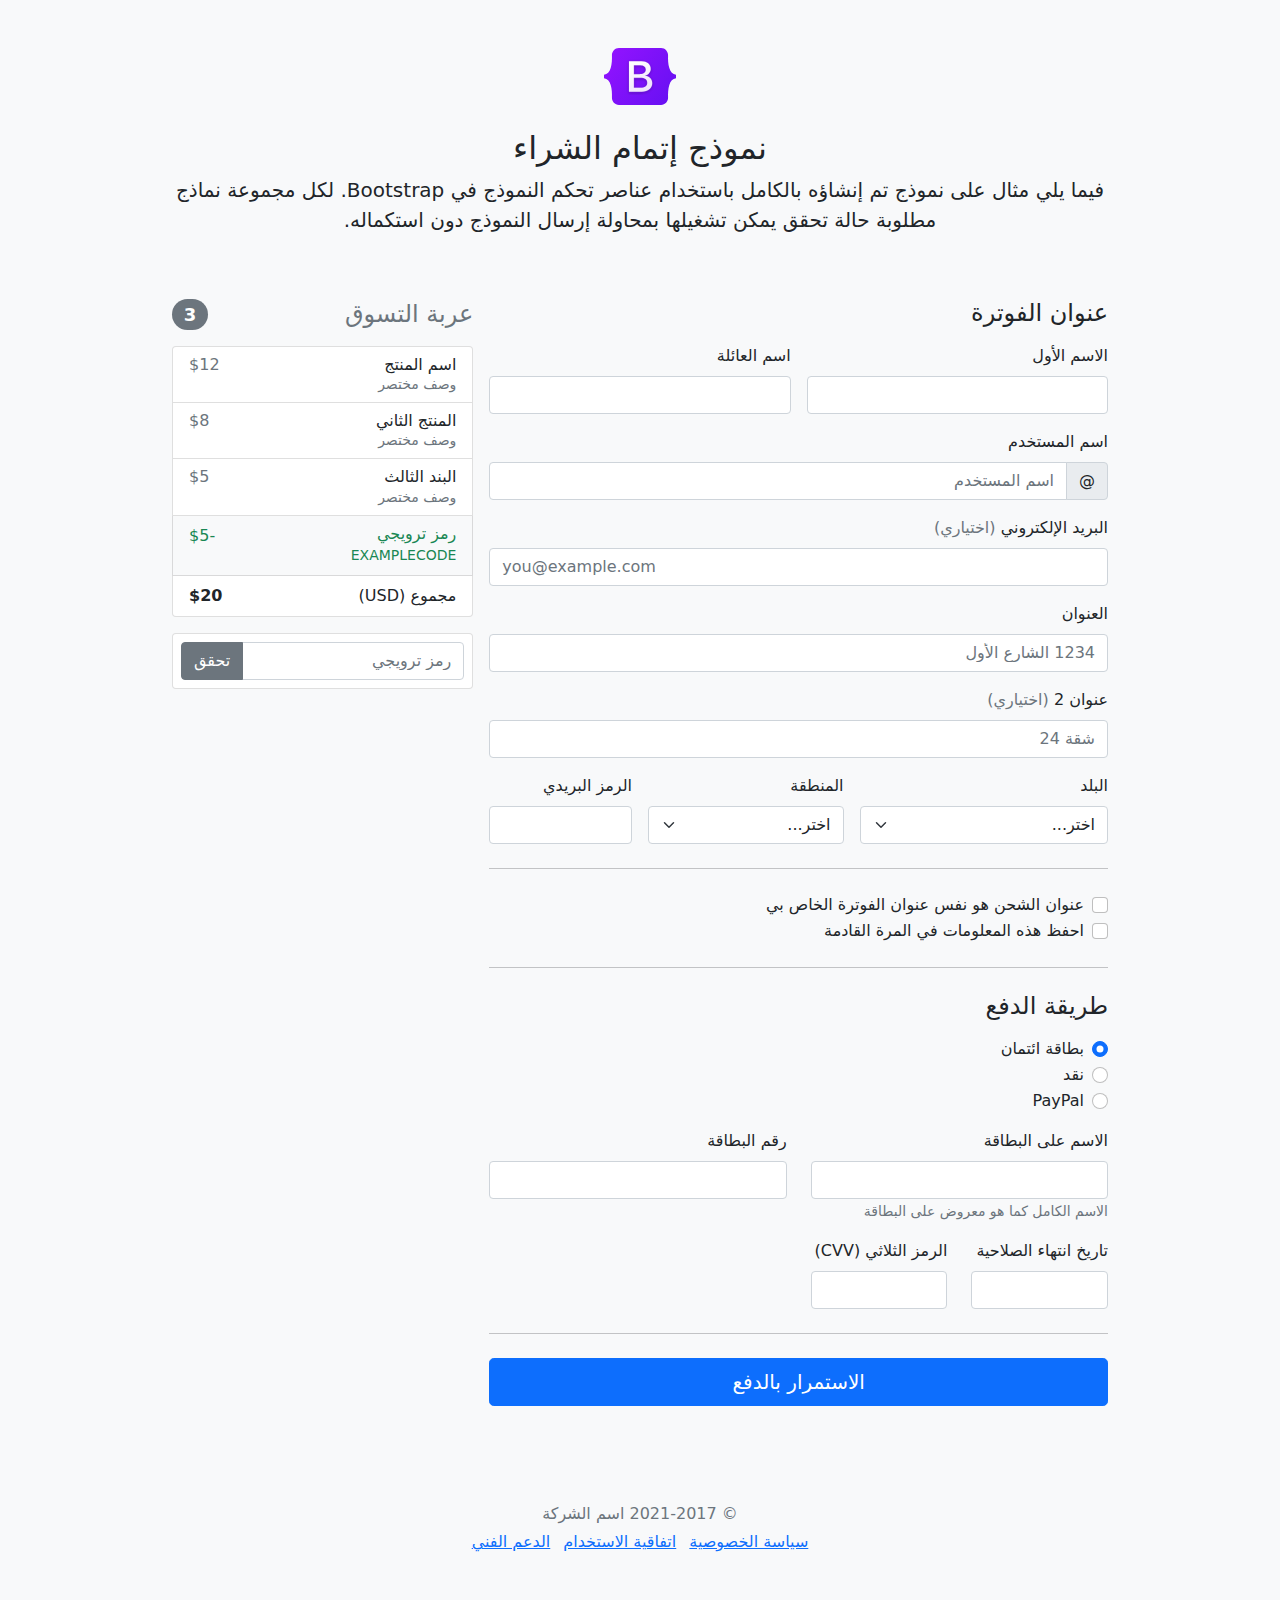
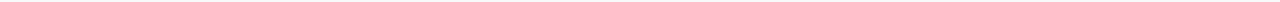
<file: bootstrap-5.0.2-examples/checkout-rtl/index.html>
<!doctype html>
<html lang="ar" dir="rtl">
  <head>
    <meta charset="utf-8">
    <meta name="viewport" content="width=device-width, initial-scale=1">
    <meta name="description" content="">
    <meta name="author" content="Mark Otto, Jacob Thornton, and Bootstrap contributors">
    <meta name="generator" content="Hugo 0.84.0">
    <title>مثال إتمام الشراء · Bootstrap v5.0</title>

    <link rel="canonical" href="https://getbootstrap.com/docs/5.0/examples/checkout-rtl/">

    

    <!-- Bootstrap core CSS -->
<link href="../assets/dist/css/bootstrap.rtl.min.css" rel="stylesheet">

    <style>
      .bd-placeholder-img {
        font-size: 1.125rem;
        text-anchor: middle;
        -webkit-user-select: none;
        -moz-user-select: none;
        user-select: none;
      }

      @media (min-width: 768px) {
        .bd-placeholder-img-lg {
          font-size: 3.5rem;
        }
      }
    </style>

    
    <!-- Custom styles for this template -->
    <link href="../checkout/form-validation.css" rel="stylesheet">
  </head>
  <body class="bg-light">
    
<div class="container">
  <main>
    <div class="py-5 text-center">
      <img class="d-block mx-auto mb-4" src="../assets/brand/bootstrap-logo.svg" alt="" width="72" height="57">
      <h2>نموذج إتمام الشراء</h2>
      <p class="lead">فيما يلي مثال على نموذج تم إنشاؤه بالكامل باستخدام عناصر تحكم النموذج في Bootstrap. لكل مجموعة نماذج مطلوبة حالة تحقق يمكن تشغيلها بمحاولة إرسال النموذج دون استكماله.</p>
    </div>

    <div class="row g-3">
      <div class="col-md-5 col-lg-4 order-md-last">
        <h4 class="d-flex justify-content-between align-items-center mb-3">
          <span class="text-muted">عربة التسوق</span>
          <span class="badge bg-secondary rounded-pill">3</span>
        </h4>
        <ul class="list-group mb-3">
          <li class="list-group-item d-flex justify-content-between lh-sm">
            <div>
              <h6 class="my-0">اسم المنتج</h6>
              <small class="text-muted">وصف مختصر</small>
            </div>
            <span class="text-muted">$12</span>
          </li>
          <li class="list-group-item d-flex justify-content-between lh-sm">
            <div>
              <h6 class="my-0">المنتج الثاني</h6>
              <small class="text-muted">وصف مختصر</small>
            </div>
            <span class="text-muted">$8</span>
          </li>
          <li class="list-group-item d-flex justify-content-between lh-sm">
            <div>
              <h6 class="my-0">البند الثالث</h6>
              <small class="text-muted">وصف مختصر</small>
            </div>
            <span class="text-muted">$5</span>
          </li>
          <li class="list-group-item d-flex justify-content-between bg-light">
            <div class="text-success">
              <h6 class="my-0">رمز ترويجي</h6>
              <small>EXAMPLECODE</small>
            </div>
            <span class="text-success">-$5</span>
          </li>
          <li class="list-group-item d-flex justify-content-between">
            <span>مجموع (USD)</span>
            <strong>$20</strong>
          </li>
        </ul>

        <form class="card p-2">
          <div class="input-group">
            <input type="text" class="form-control" placeholder="رمز ترويجي">
            <button type="submit" class="btn btn-secondary">تحقق</button>
          </div>
        </form>
      </div>
      <div class="col-md-7 col-lg-8">
        <h4 class="mb-3">عنوان الفوترة</h4>
        <form class="needs-validation" novalidate>
          <div class="row g-3">
            <div class="col-sm-6">
              <label for="firstName" class="form-label">الاسم الأول</label>
              <input type="text" class="form-control" id="firstName" placeholder="" value="" required>
              <div class="invalid-feedback">
                يرجى إدخال اسم أول صحيح.
              </div>
            </div>

            <div class="col-sm-6">
              <label for="lastName" class="form-label">اسم العائلة</label>
              <input type="text" class="form-control" id="lastName" placeholder="" value="" required>
              <div class="invalid-feedback">
                يرجى إدخال اسم عائلة صحيح.
              </div>
            </div>

            <div class="col-12">
              <label for="username" class="form-label">اسم المستخدم</label>
              <div class="input-group has-validation">
                <span class="input-group-text">@</span>
                <input type="text" class="form-control" id="username" placeholder="اسم المستخدم" required>
              <div class="invalid-feedback">
                اسم المستخدم الخاص بك مطلوب.
                </div>
              </div>
            </div>

            <div class="col-12">
              <label for="email" class="form-label">البريد الإلكتروني <span class="text-muted">(اختياري)</span></label>
              <input type="email" class="form-control" id="email" placeholder="you@example.com">
              <div class="invalid-feedback">
                يرجى إدخال عنوان بريد إلكتروني صحيح لتصلكم تحديثات الشحن.
              </div>
            </div>

            <div class="col-12">
              <label for="address" class="form-label">العنوان</label>
              <input type="text" class="form-control" id="address" placeholder="1234 الشارع الأول" required>
              <div class="invalid-feedback">
                يرجى إدخال عنوان الشحن الخاص بك.
              </div>
            </div>

            <div class="col-12">
              <label for="address2" class="form-label">عنوان 2 <span class="text-muted">(اختياري)</span></label>
              <input type="text" class="form-control" id="address2" placeholder="شقة 24">
            </div>

            <div class="col-md-5">
              <label for="country" class="form-label">البلد</label>
              <select class="form-select" id="country" required>
                <option value="">اختر...</option>
                <option>الولايات المتحدة الأمريكية</option>
              </select>
              <div class="invalid-feedback">
                يرجى اختيار بلد صحيح.
              </div>
            </div>

            <div class="col-md-4">
              <label for="state" class="form-label">المنطقة</label>
              <select class="form-select" id="state" required>
                <option value="">اختر...</option>
                <option>كاليفورنيا</option>
              </select>
              <div class="invalid-feedback">
                يرجى اختيار اسم منطقة صحيح.
              </div>
            </div>

            <div class="col-md-3">
              <label for="zip" class="form-label">الرمز البريدي</label>
              <input type="text" class="form-control" id="zip" placeholder="" required>
              <div class="invalid-feedback">
                الرمز البريدي مطلوب.
              </div>
            </div>
          </div>

          <hr class="my-4">

          <div class="form-check">
            <input type="checkbox" class="form-check-input" id="same-address">
            <label class="form-check-label" for="same-address">عنوان الشحن هو نفس عنوان الفوترة الخاص بي</label>
          </div>

          <div class="form-check">
            <input type="checkbox" class="form-check-input" id="save-info">
            <label class="form-check-label" for="save-info">احفظ هذه المعلومات في المرة القادمة</label>
          </div>

          <hr class="my-4">

          <h4 class="mb-3">طريقة الدفع</h4>

          <div class="my-3">
            <div class="form-check">
              <input id="credit" name="paymentMethod" type="radio" class="form-check-input" checked required>
              <label class="form-check-label" for="credit">بطاقة ائتمان</label>
            </div>
            <div class="form-check">
              <input id="cash" name="paymentMethod" type="radio" class="form-check-input" required>
              <label class="form-check-label" for="cash">نقد</label>
            </div>
            <div class="form-check">
              <input id="paypal" name="paymentMethod" type="radio" class="form-check-input" required>
              <label class="form-check-label" for="paypal">PayPal</label>
            </div>
          </div>

          <div class="row gy-3">
            <div class="col-md-6">
              <label for="cc-name" class="form-label">الاسم على البطاقة</label>
              <input type="text" class="form-control" id="cc-name" placeholder="" required>
              <small class="text-muted">الاسم الكامل كما هو معروض على البطاقة</small>
              <div class="invalid-feedback">
                الاسم على البطاقة مطلوب
              </div>
            </div>

            <div class="col-md-6">
              <label for="cc-number" class="form-label">رقم البطاقة</label>
              <input type="text" class="form-control" id="cc-number" placeholder="" required>
              <div class="invalid-feedback">
                رقم بطاقة الائتمان مطلوب
              </div>
            </div>

            <div class="col-md-3">
              <label for="cc-expiration" class="form-label">تاريخ انتهاء الصلاحية</label>
              <input type="text" class="form-control" id="cc-expiration" placeholder="" required>
              <div class="invalid-feedback">
                تاريخ انتهاء الصلاحية مطلوب
              </div>
            </div>

            <div class="col-md-3">
              <label for="cc-cvv" class="form-label">الرمز الثلاثي (CVV)</label>
              <input type="text" class="form-control" id="cc-cvv" placeholder="" required>
              <div class="invalid-feedback">
                رمز الحماية مطلوب
              </div>
            </div>
          </div>

          <hr class="my-4">

          <button class="w-100 btn btn-primary btn-lg" type="submit">الاستمرار بالدفع</button>
        </form>
      </div>
    </div>
  </main>
  <footer class="my-5 pt-5 text-muted text-center text-small">
    <p class="mb-1">&copy; 2021-2017 اسم الشركة</p>
    <ul class="list-inline">
      <li class="list-inline-item"><a href="#">سياسة الخصوصية</a></li>
      <li class="list-inline-item"><a href="#">اتفاقية الاستخدام</a></li>
      <li class="list-inline-item"><a href="#">الدعم الفني</a></li>
    </ul>
  </footer>
</div>


    <script src="../assets/dist/js/bootstrap.bundle.min.js"></script>

      <script src="../checkout/form-validation.js"></script>
  </body>
</html>
</file>
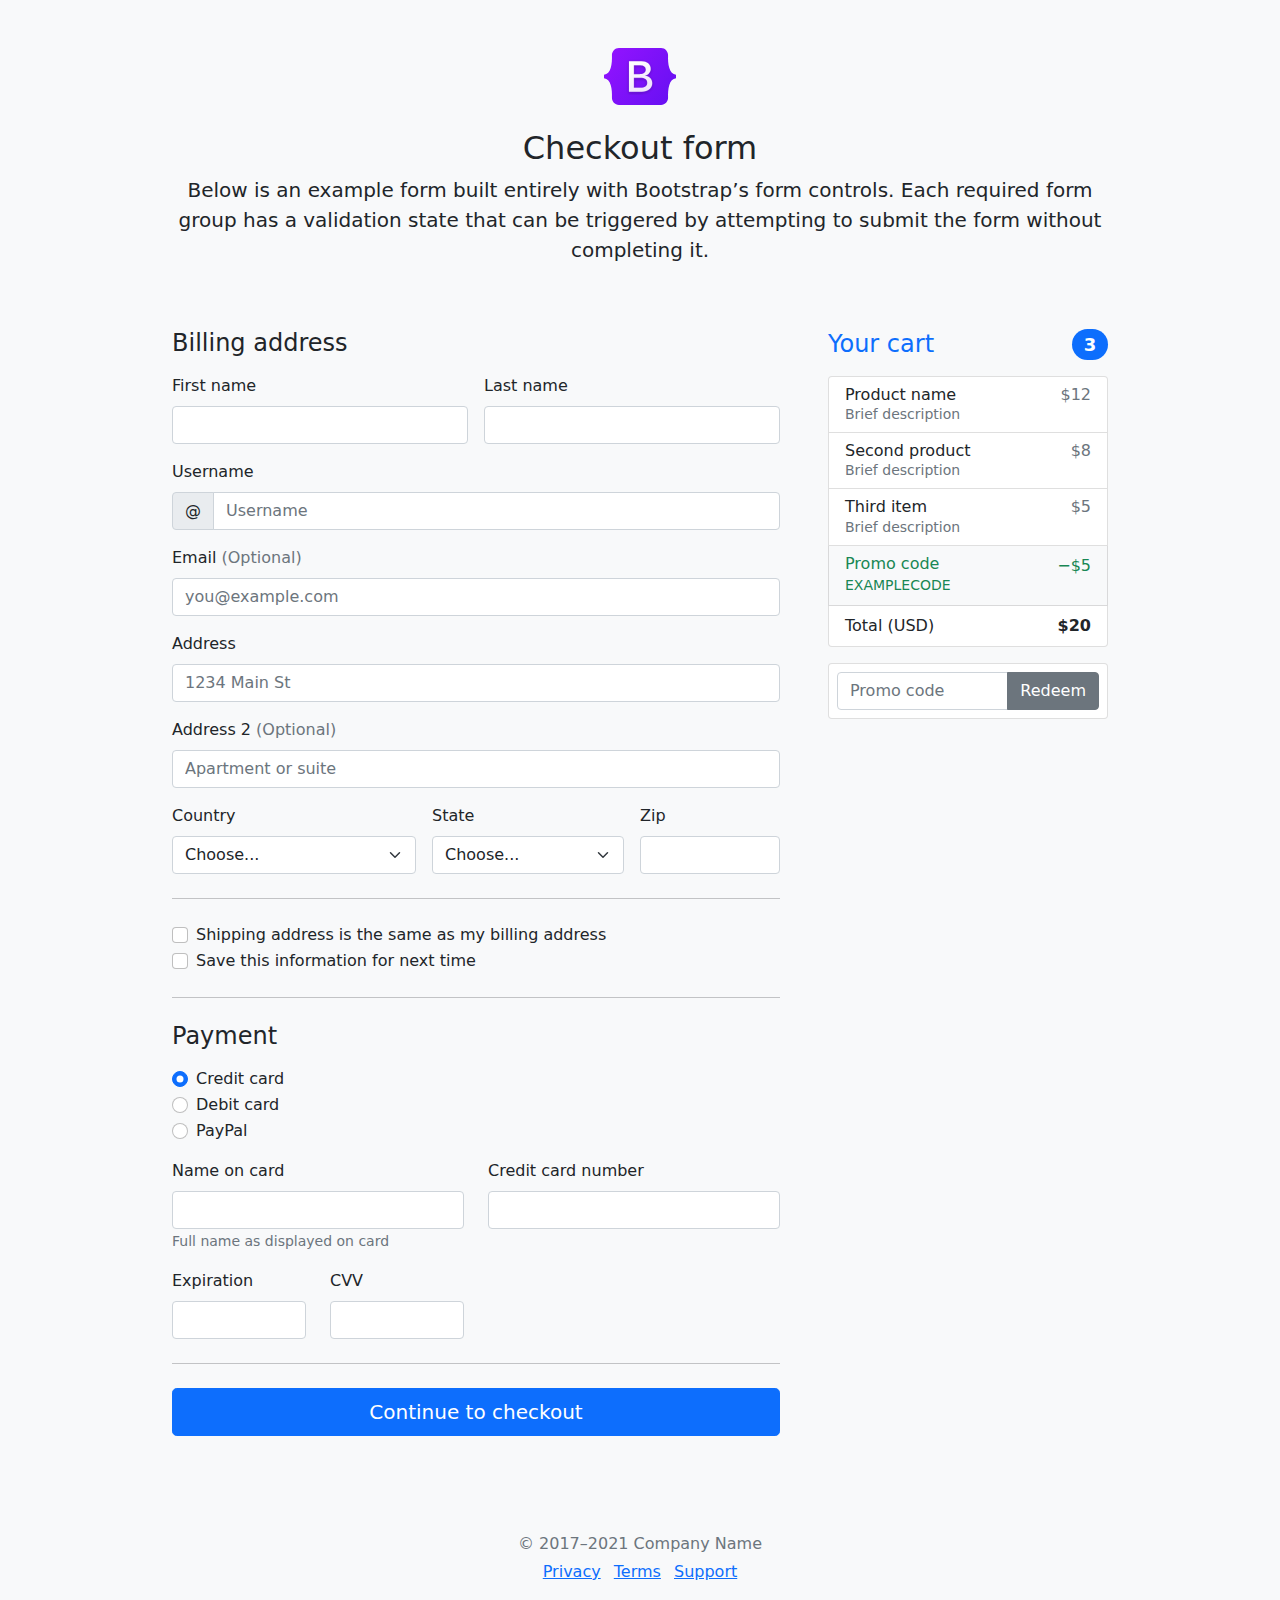
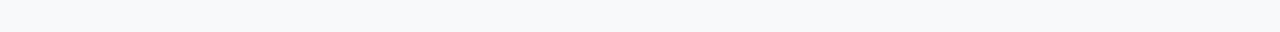
<file: bootstrap-5.0.2-examples/checkout/index.html>
<!doctype html>
<html lang="en">
  <head>
    <meta charset="utf-8">
    <meta name="viewport" content="width=device-width, initial-scale=1">
    <meta name="description" content="">
    <meta name="author" content="Mark Otto, Jacob Thornton, and Bootstrap contributors">
    <meta name="generator" content="Hugo 0.84.0">
    <title>Checkout example · Bootstrap v5.0</title>

    <link rel="canonical" href="https://getbootstrap.com/docs/5.0/examples/checkout/">

    

    <!-- Bootstrap core CSS -->
<link href="../assets/dist/css/bootstrap.min.css" rel="stylesheet">

    <style>
      .bd-placeholder-img {
        font-size: 1.125rem;
        text-anchor: middle;
        -webkit-user-select: none;
        -moz-user-select: none;
        user-select: none;
      }

      @media (min-width: 768px) {
        .bd-placeholder-img-lg {
          font-size: 3.5rem;
        }
      }
    </style>

    
    <!-- Custom styles for this template -->
    <link href="form-validation.css" rel="stylesheet">
  </head>
  <body class="bg-light">
    
<div class="container">
  <main>
    <div class="py-5 text-center">
      <img class="d-block mx-auto mb-4" src="../assets/brand/bootstrap-logo.svg" alt="" width="72" height="57">
      <h2>Checkout form</h2>
      <p class="lead">Below is an example form built entirely with Bootstrap’s form controls. Each required form group has a validation state that can be triggered by attempting to submit the form without completing it.</p>
    </div>

    <div class="row g-5">
      <div class="col-md-5 col-lg-4 order-md-last">
        <h4 class="d-flex justify-content-between align-items-center mb-3">
          <span class="text-primary">Your cart</span>
          <span class="badge bg-primary rounded-pill">3</span>
        </h4>
        <ul class="list-group mb-3">
          <li class="list-group-item d-flex justify-content-between lh-sm">
            <div>
              <h6 class="my-0">Product name</h6>
              <small class="text-muted">Brief description</small>
            </div>
            <span class="text-muted">$12</span>
          </li>
          <li class="list-group-item d-flex justify-content-between lh-sm">
            <div>
              <h6 class="my-0">Second product</h6>
              <small class="text-muted">Brief description</small>
            </div>
            <span class="text-muted">$8</span>
          </li>
          <li class="list-group-item d-flex justify-content-between lh-sm">
            <div>
              <h6 class="my-0">Third item</h6>
              <small class="text-muted">Brief description</small>
            </div>
            <span class="text-muted">$5</span>
          </li>
          <li class="list-group-item d-flex justify-content-between bg-light">
            <div class="text-success">
              <h6 class="my-0">Promo code</h6>
              <small>EXAMPLECODE</small>
            </div>
            <span class="text-success">−$5</span>
          </li>
          <li class="list-group-item d-flex justify-content-between">
            <span>Total (USD)</span>
            <strong>$20</strong>
          </li>
        </ul>

        <form class="card p-2">
          <div class="input-group">
            <input type="text" class="form-control" placeholder="Promo code">
            <button type="submit" class="btn btn-secondary">Redeem</button>
          </div>
        </form>
      </div>
      <div class="col-md-7 col-lg-8">
        <h4 class="mb-3">Billing address</h4>
        <form class="needs-validation" novalidate>
          <div class="row g-3">
            <div class="col-sm-6">
              <label for="firstName" class="form-label">First name</label>
              <input type="text" class="form-control" id="firstName" placeholder="" value="" required>
              <div class="invalid-feedback">
                Valid first name is required.
              </div>
            </div>

            <div class="col-sm-6">
              <label for="lastName" class="form-label">Last name</label>
              <input type="text" class="form-control" id="lastName" placeholder="" value="" required>
              <div class="invalid-feedback">
                Valid last name is required.
              </div>
            </div>

            <div class="col-12">
              <label for="username" class="form-label">Username</label>
              <div class="input-group has-validation">
                <span class="input-group-text">@</span>
                <input type="text" class="form-control" id="username" placeholder="Username" required>
              <div class="invalid-feedback">
                  Your username is required.
                </div>
              </div>
            </div>

            <div class="col-12">
              <label for="email" class="form-label">Email <span class="text-muted">(Optional)</span></label>
              <input type="email" class="form-control" id="email" placeholder="you@example.com">
              <div class="invalid-feedback">
                Please enter a valid email address for shipping updates.
              </div>
            </div>

            <div class="col-12">
              <label for="address" class="form-label">Address</label>
              <input type="text" class="form-control" id="address" placeholder="1234 Main St" required>
              <div class="invalid-feedback">
                Please enter your shipping address.
              </div>
            </div>

            <div class="col-12">
              <label for="address2" class="form-label">Address 2 <span class="text-muted">(Optional)</span></label>
              <input type="text" class="form-control" id="address2" placeholder="Apartment or suite">
            </div>

            <div class="col-md-5">
              <label for="country" class="form-label">Country</label>
              <select class="form-select" id="country" required>
                <option value="">Choose...</option>
                <option>United States</option>
              </select>
              <div class="invalid-feedback">
                Please select a valid country.
              </div>
            </div>

            <div class="col-md-4">
              <label for="state" class="form-label">State</label>
              <select class="form-select" id="state" required>
                <option value="">Choose...</option>
                <option>California</option>
              </select>
              <div class="invalid-feedback">
                Please provide a valid state.
              </div>
            </div>

            <div class="col-md-3">
              <label for="zip" class="form-label">Zip</label>
              <input type="text" class="form-control" id="zip" placeholder="" required>
              <div class="invalid-feedback">
                Zip code required.
              </div>
            </div>
          </div>

          <hr class="my-4">

          <div class="form-check">
            <input type="checkbox" class="form-check-input" id="same-address">
            <label class="form-check-label" for="same-address">Shipping address is the same as my billing address</label>
          </div>

          <div class="form-check">
            <input type="checkbox" class="form-check-input" id="save-info">
            <label class="form-check-label" for="save-info">Save this information for next time</label>
          </div>

          <hr class="my-4">

          <h4 class="mb-3">Payment</h4>

          <div class="my-3">
            <div class="form-check">
              <input id="credit" name="paymentMethod" type="radio" class="form-check-input" checked required>
              <label class="form-check-label" for="credit">Credit card</label>
            </div>
            <div class="form-check">
              <input id="debit" name="paymentMethod" type="radio" class="form-check-input" required>
              <label class="form-check-label" for="debit">Debit card</label>
            </div>
            <div class="form-check">
              <input id="paypal" name="paymentMethod" type="radio" class="form-check-input" required>
              <label class="form-check-label" for="paypal">PayPal</label>
            </div>
          </div>

          <div class="row gy-3">
            <div class="col-md-6">
              <label for="cc-name" class="form-label">Name on card</label>
              <input type="text" class="form-control" id="cc-name" placeholder="" required>
              <small class="text-muted">Full name as displayed on card</small>
              <div class="invalid-feedback">
                Name on card is required
              </div>
            </div>

            <div class="col-md-6">
              <label for="cc-number" class="form-label">Credit card number</label>
              <input type="text" class="form-control" id="cc-number" placeholder="" required>
              <div class="invalid-feedback">
                Credit card number is required
              </div>
            </div>

            <div class="col-md-3">
              <label for="cc-expiration" class="form-label">Expiration</label>
              <input type="text" class="form-control" id="cc-expiration" placeholder="" required>
              <div class="invalid-feedback">
                Expiration date required
              </div>
            </div>

            <div class="col-md-3">
              <label for="cc-cvv" class="form-label">CVV</label>
              <input type="text" class="form-control" id="cc-cvv" placeholder="" required>
              <div class="invalid-feedback">
                Security code required
              </div>
            </div>
          </div>

          <hr class="my-4">

          <button class="w-100 btn btn-primary btn-lg" type="submit">Continue to checkout</button>
        </form>
      </div>
    </div>
  </main>

  <footer class="my-5 pt-5 text-muted text-center text-small">
    <p class="mb-1">&copy; 2017–2021 Company Name</p>
    <ul class="list-inline">
      <li class="list-inline-item"><a href="#">Privacy</a></li>
      <li class="list-inline-item"><a href="#">Terms</a></li>
      <li class="list-inline-item"><a href="#">Support</a></li>
    </ul>
  </footer>
</div>


    <script src="../assets/dist/js/bootstrap.bundle.min.js"></script>

      <script src="form-validation.js"></script>
  </body>
</html>
</file>
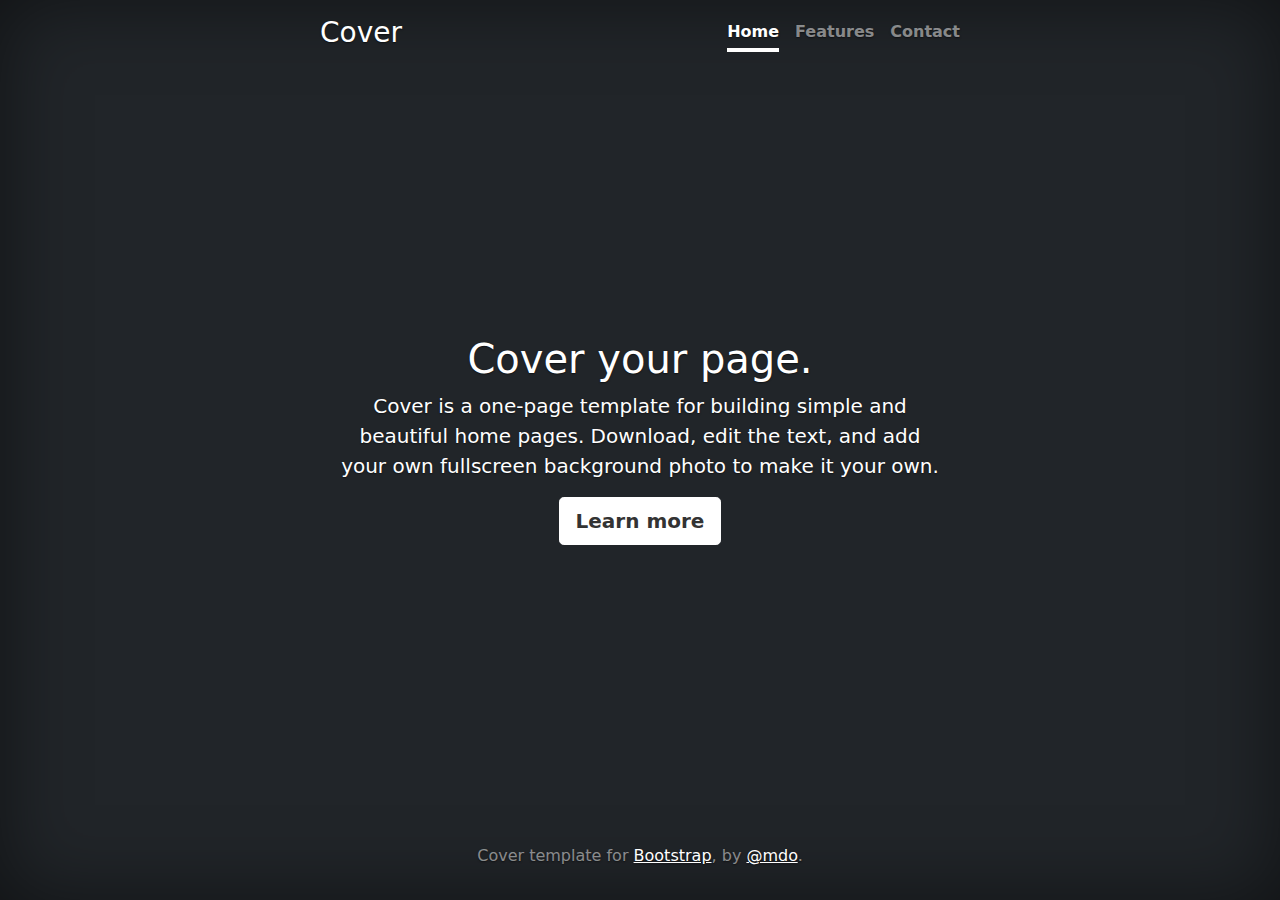
<file: bootstrap-5.0.2-examples/cover/index.html>
<!doctype html>
<html lang="en" class="h-100">
  <head>
    <meta charset="utf-8">
    <meta name="viewport" content="width=device-width, initial-scale=1">
    <meta name="description" content="">
    <meta name="author" content="Mark Otto, Jacob Thornton, and Bootstrap contributors">
    <meta name="generator" content="Hugo 0.84.0">
    <title>Cover Template · Bootstrap v5.0</title>

    <link rel="canonical" href="https://getbootstrap.com/docs/5.0/examples/cover/">

    

    <!-- Bootstrap core CSS -->
<link href="../assets/dist/css/bootstrap.min.css" rel="stylesheet">

    <style>
      .bd-placeholder-img {
        font-size: 1.125rem;
        text-anchor: middle;
        -webkit-user-select: none;
        -moz-user-select: none;
        user-select: none;
      }

      @media (min-width: 768px) {
        .bd-placeholder-img-lg {
          font-size: 3.5rem;
        }
      }
    </style>

    
    <!-- Custom styles for this template -->
    <link href="cover.css" rel="stylesheet">
  </head>
  <body class="d-flex h-100 text-center text-white bg-dark">
    
<div class="cover-container d-flex w-100 h-100 p-3 mx-auto flex-column">
  <header class="mb-auto">
    <div>
      <h3 class="float-md-start mb-0">Cover</h3>
      <nav class="nav nav-masthead justify-content-center float-md-end">
        <a class="nav-link active" aria-current="page" href="#">Home</a>
        <a class="nav-link" href="#">Features</a>
        <a class="nav-link" href="#">Contact</a>
      </nav>
    </div>
  </header>

  <main class="px-3">
    <h1>Cover your page.</h1>
    <p class="lead">Cover is a one-page template for building simple and beautiful home pages. Download, edit the text, and add your own fullscreen background photo to make it your own.</p>
    <p class="lead">
      <a href="#" class="btn btn-lg btn-secondary fw-bold border-white bg-white">Learn more</a>
    </p>
  </main>

  <footer class="mt-auto text-white-50">
    <p>Cover template for <a href="https://getbootstrap.com/" class="text-white">Bootstrap</a>, by <a href="https://twitter.com/mdo" class="text-white">@mdo</a>.</p>
  </footer>
</div>


    
  </body>
</html>
</file>
<file: bootstrap-5.0.2-examples/blog/blog.rtl.css>
/* stylelint-disable selector-list-comma-newline-after */

.blog-header {
  line-height: 1;
  border-bottom: 1px solid #e5e5e5;
}

.blog-header-logo {
  font-family: Amiri, Georgia, "Times New Roman", serif;
  font-size: 2.25rem;
}

.blog-header-logo:hover {
  text-decoration: none;
}

h1, h2, h3, h4, h5, h6 {
  font-family: Amiri, Georgia, "Times New Roman", serif;
}

.display-4 {
  font-size: 2.5rem;
}
@media (min-width: 768px) {
  .display-4 {
    font-size: 3rem;
  }
}

.nav-scroller {
  position: relative;
  z-index: 2;
  height: 2.75rem;
  overflow-y: hidden;
}

.nav-scroller .nav {
  display: flex;
  flex-wrap: nowrap;
  padding-bottom: 1rem;
  margin-top: -1px;
  overflow-x: auto;
  text-align: center;
  white-space: nowrap;
  -webkit-overflow-scrolling: touch;
}

.nav-scroller .nav-link {
  padding-top: .75rem;
  padding-bottom: .75rem;
  font-size: .875rem;
}

.card-img-right {
  height: 100%;
  border-radius: 3px 0 0 3px;
}

.flex-auto {
  flex: 0 0 auto;
}

.h-250 { height: 250px; }
@media (min-width: 768px) {
  .h-md-250 { height: 250px; }
}

/* Pagination */
.blog-pagination {
  margin-bottom: 4rem;
}
.blog-pagination > .btn {
  border-radius: 2rem;
}

/*
 * Blog posts
 */
.blog-post {
  margin-bottom: 4rem;
}
.blog-post-title {
  margin-bottom: .25rem;
  font-size: 2.5rem;
}
.blog-post-meta {
  margin-bottom: 1.25rem;
  color: #727272;
}

/*
 * Footer
 */
.blog-footer {
  padding: 2.5rem 0;
  color: #727272;
  text-align: center;
  background-color: #f9f9f9;
  border-top: .05rem solid #e5e5e5;
}
.blog-footer p:last-child {
  margin-bottom: 0;
}
</file>
<file: bootstrap-5.0.2-examples/blog/blog.css>
/* stylelint-disable selector-list-comma-newline-after */

.blog-header {
  line-height: 1;
  border-bottom: 1px solid #e5e5e5;
}

.blog-header-logo {
  font-family: "Playfair Display", Georgia, "Times New Roman", serif/*rtl:Amiri, Georgia, "Times New Roman", serif*/;
  font-size: 2.25rem;
}

.blog-header-logo:hover {
  text-decoration: none;
}

h1, h2, h3, h4, h5, h6 {
  font-family: "Playfair Display", Georgia, "Times New Roman", serif/*rtl:Amiri, Georgia, "Times New Roman", serif*/;
}

.display-4 {
  font-size: 2.5rem;
}
@media (min-width: 768px) {
  .display-4 {
    font-size: 3rem;
  }
}

.nav-scroller {
  position: relative;
  z-index: 2;
  height: 2.75rem;
  overflow-y: hidden;
}

.nav-scroller .nav {
  display: flex;
  flex-wrap: nowrap;
  padding-bottom: 1rem;
  margin-top: -1px;
  overflow-x: auto;
  text-align: center;
  white-space: nowrap;
  -webkit-overflow-scrolling: touch;
}

.nav-scroller .nav-link {
  padding-top: .75rem;
  padding-bottom: .75rem;
  font-size: .875rem;
}

.card-img-right {
  height: 100%;
  border-radius: 0 3px 3px 0;
}

.flex-auto {
  flex: 0 0 auto;
}

.h-250 { height: 250px; }
@media (min-width: 768px) {
  .h-md-250 { height: 250px; }
}

/* Pagination */
.blog-pagination {
  margin-bottom: 4rem;
}
.blog-pagination > .btn {
  border-radius: 2rem;
}

/*
 * Blog posts
 */
.blog-post {
  margin-bottom: 4rem;
}
.blog-post-title {
  margin-bottom: .25rem;
  font-size: 2.5rem;
}
.blog-post-meta {
  margin-bottom: 1.25rem;
  color: #727272;
}

/*
 * Footer
 */
.blog-footer {
  padding: 2.5rem 0;
  color: #727272;
  text-align: center;
  background-color: #f9f9f9;
  border-top: .05rem solid #e5e5e5;
}
.blog-footer p:last-child {
  margin-bottom: 0;
}
</file>
<file: bootstrap-5.0.2-examples/carousel/carousel.rtl.css>
/* GLOBAL STYLES
-------------------------------------------------- */
/* Padding below the footer and lighter body text */

body {
  padding-top: 3rem;
  padding-bottom: 3rem;
  color: #5a5a5a;
}


/* CUSTOMIZE THE CAROUSEL
-------------------------------------------------- */

/* Carousel base class */
.carousel {
  margin-bottom: 4rem;
}
/* Since positioning the image, we need to help out the caption */
.carousel-caption {
  bottom: 3rem;
  z-index: 10;
}

/* Declare heights because of positioning of img element */
.carousel-item {
  height: 32rem;
}
.carousel-item > img {
  position: absolute;
  top: 0;
  right: 0;
  min-width: 100%;
  height: 32rem;
}


/* MARKETING CONTENT
-------------------------------------------------- */

/* Center align the text within the three columns below the carousel */
.marketing .col-lg-4 {
  margin-bottom: 1.5rem;
  text-align: center;
}
.marketing h2 {
  font-weight: 400;
}
.marketing .col-lg-4 p {
  margin-right: .75rem;
  margin-left: .75rem;
}


/* Featurettes
------------------------- */

.featurette-divider {
  margin: 5rem 0; /* Space out the Bootstrap <hr> more */
}

/* Thin out the marketing headings */
.featurette-heading {
  font-weight: 300;
  line-height: 1;
}


/* RESPONSIVE CSS
-------------------------------------------------- */

@media (min-width: 40em) {
  /* Bump up size of carousel content */
  .carousel-caption p {
    margin-bottom: 1.25rem;
    font-size: 1.25rem;
    line-height: 1.4;
  }

  .featurette-heading {
    font-size: 50px;
  }
}

@media (min-width: 62em) {
  .featurette-heading {
    margin-top: 7rem;
  }
}
</file>
<file: bootstrap-5.0.2-examples/carousel/carousel.css>
/* GLOBAL STYLES
-------------------------------------------------- */
/* Padding below the footer and lighter body text */

body {
  padding-top: 3rem;
  padding-bottom: 3rem;
  color: #5a5a5a;
}


/* CUSTOMIZE THE CAROUSEL
-------------------------------------------------- */

/* Carousel base class */
.carousel {
  margin-bottom: 4rem;
}
/* Since positioning the image, we need to help out the caption */
.carousel-caption {
  bottom: 3rem;
  z-index: 10;
}

/* Declare heights because of positioning of img element */
.carousel-item {
  height: 32rem;
}
.carousel-item > img {
  position: absolute;
  top: 0;
  left: 0;
  min-width: 100%;
  height: 32rem;
}


/* MARKETING CONTENT
-------------------------------------------------- */

/* Center align the text within the three columns below the carousel */
.marketing .col-lg-4 {
  margin-bottom: 1.5rem;
  text-align: center;
}
.marketing h2 {
  font-weight: 400;
}
/* rtl:begin:ignore */
.marketing .col-lg-4 p {
  margin-right: .75rem;
  margin-left: .75rem;
}
/* rtl:end:ignore */


/* Featurettes
------------------------- */

.featurette-divider {
  margin: 5rem 0; /* Space out the Bootstrap <hr> more */
}

/* Thin out the marketing headings */
.featurette-heading {
  font-weight: 300;
  line-height: 1;
  /* rtl:remove */
  letter-spacing: -.05rem;
}


/* RESPONSIVE CSS
-------------------------------------------------- */

@media (min-width: 40em) {
  /* Bump up size of carousel content */
  .carousel-caption p {
    margin-bottom: 1.25rem;
    font-size: 1.25rem;
    line-height: 1.4;
  }

  .featurette-heading {
    font-size: 50px;
  }
}

@media (min-width: 62em) {
  .featurette-heading {
    margin-top: 7rem;
  }
}
</file>
<file: bootstrap-5.0.2-examples/checkout/form-validation.css>
.container {
  max-width: 960px;
}
</file>
<file: bootstrap-5.0.2-examples/cover/cover.css>
/*
 * Globals
 */


/* Custom default button */
.btn-secondary,
.btn-secondary:hover,
.btn-secondary:focus {
  color: #333;
  text-shadow: none; /* Prevent inheritance from `body` */
}


/*
 * Base structure
 */

body {
  text-shadow: 0 .05rem .1rem rgba(0, 0, 0, .5);
  box-shadow: inset 0 0 5rem rgba(0, 0, 0, .5);
}

.cover-container {
  max-width: 42em;
}


/*
 * Header
 */

.nav-masthead .nav-link {
  padding: .25rem 0;
  font-weight: 700;
  color: rgba(255, 255, 255, .5);
  background-color: transparent;
  border-bottom: .25rem solid transparent;
}

.nav-masthead .nav-link:hover,
.nav-masthead .nav-link:focus {
  border-bottom-color: rgba(255, 255, 255, .25);
}

.nav-masthead .nav-link + .nav-link {
  margin-left: 1rem;
}

.nav-masthead .active {
  color: #fff;
  border-bottom-color: #fff;
}
</file>
<file: bootstrap-5.0.2-examples/cheatsheet/cheatsheet.rtl.css>
body {
  scroll-behavior: smooth;
}

/**
 * Bootstrap "Journal code" icon
 * @link https://icons.getbootstrap.com/icons/journal-code/
 */
.bd-heading a::before {
  display: inline-block;
  width: 1em;
  height: 1em;
  margin-left: .25rem;
  content: "";
  background-image: url("data:image/svg+xml,%3Csvg xmlns='http://www.w3.org/2000/svg' fill='%25230d6efd' viewBox='0 0 16 16'%3E%3Cpath d='M4 1h8a2 2 0 0 1 2 2v10a2 2 0 0 1-2 2H4a2 2 0 0 1-2-2h1a1 1 0 0 0 1 1h8a1 1 0 0 0 1-1V3a1 1 0 0 0-1-1H4a1 1 0 0 0-1 1H2a2 2 0 0 1 2-2z'/%3E%3Cpath d='M2 5v-.5a.5.5 0 0 1 1 0V5h.5a.5.5 0 0 1 0 1h-2a.5.5 0 0 1 0-1H2zm0 3v-.5a.5.5 0 0 1 1 0V8h.5a.5.5 0 0 1 0 1h-2a.5.5 0 0 1 0-1H2zm0 3v-.5a.5.5 0 0 1 1 0v.5h.5a.5.5 0 0 1 0 1h-2a.5.5 0 0 1 0-1H2z'/%3E%3Cpath fill-rule='evenodd' d='M8.646 5.646a.5.5 0 0 1 .708 0l2 2a.5.5 0 0 1 0 .708l-2 2a.5.5 0 0 1-.708-.708L10.293 8 8.646 6.354a.5.5 0 0 1 0-.708zm-1.292 0a.5.5 0 0 0-.708 0l-2 2a.5.5 0 0 0 0 .708l2 2a.5.5 0 0 0 .708-.708L5.707 8l1.647-1.646a.5.5 0 0 0 0-.708z'/%3E%3C/svg%3E");
  background-size: 1em;
}

/* stylelint-disable-next-line selector-max-universal */
.bd-heading + div > * + * {
  margin-top: 3rem;
}

/* Table of contents */
.bd-aside a {
  padding: .1875rem .5rem;
  margin-top: .125rem;
  margin-right: .3125rem;
  color: rgba(0, 0, 0, .65);
  text-decoration: none;
}

.bd-aside a:hover,
.bd-aside a:focus {
  color: rgba(0, 0, 0, .85);
  background-color: rgba(121, 82, 179, .1);
}

.bd-aside .active {
  font-weight: 600;
  color: rgba(0, 0, 0, .85);
}

.bd-aside .btn {
  padding: .25rem .5rem;
  font-weight: 600;
  color: rgba(0, 0, 0, .65);
  border: 0;
}

.bd-aside .btn:hover,
.bd-aside .btn:focus {
  color: rgba(0, 0, 0, .85);
  background-color: rgba(121, 82, 179, .1);
}

.bd-aside .btn:focus {
  box-shadow: 0 0 0 1px rgba(121, 82, 179, .7);
}

.bd-aside .btn::before {
  width: 1.25em;
  line-height: 0;
  content: url("data:image/svg+xml,%3csvg xmlns='http://www.w3.org/2000/svg' width='16' height='16' viewBox='0 0 16 16'%3e%3cpath fill='none' stroke='rgba%280,0,0,.5%29' stroke-linecap='round' stroke-linejoin='round' stroke-width='2' d='M5 14l6-6-6-6'/%3e%3c/svg%3e");
  transition: transform .35s ease;
  transform: rotate(180deg) translateX(-2px);
  transform-origin: .5em 50%;
}

.bd-aside .btn[aria-expanded="true"]::before {
  transform: rotate(90deg);
}


/* Examples */
.scrollspy-example {
  position: relative;
  height: 200px;
  margin-top: .5rem;
  overflow: auto;
}

[id="modal"] .bd-example .btn,
[id="buttons"] .bd-example .btn,
[id="tooltips"] .bd-example .btn,
[id="popovers"] .bd-example .btn,
[id="dropdowns"] .bd-example .btn-group,
[id="dropdowns"] .bd-example .dropdown,
[id="dropdowns"] .bd-example .dropup,
[id="dropdowns"] .bd-example .dropend,
[id="dropdowns"] .bd-example .dropstart {
  margin: 0 0 1rem 1rem;
}

/* Layout */
@media (min-width: 1200px) {
  body {
    display: grid;
    gap: 1rem;
    grid-template-columns: 1fr 4fr 1fr;
    grid-template-rows: auto;
  }

  .bd-header {
    position: fixed;
    top: 0;
    right: 0;
    left: 0;
    z-index: 1030;
    grid-column: 1 / span 3;
  }

  .bd-aside,
  .bd-cheatsheet {
    padding-top: 4rem;
  }

  /**
   * 1. Too bad only Firefox supports subgrids ATM
   */
  .bd-cheatsheet,
  .bd-cheatsheet section,
  .bd-cheatsheet article {
    display: inherit; /* 1 */
    gap: inherit; /* 1 */
    grid-template-columns: 1fr 4fr;
    grid-column: 1 / span 2;
    grid-template-rows: auto;
  }

  .bd-aside {
    grid-area: 1 / 3;
    scroll-margin-top: 4rem;
  }

  .bd-cheatsheet section,
  .bd-cheatsheet section > h2 {
    top: 2rem;
    scroll-margin-top: 2rem;
  }

  .bd-cheatsheet section > h2::before {
    position: absolute;
    top: 0;
    right: 0;
    bottom: -2rem;
    left: 0;
    z-index: -1;
    content: "";
    background-image: linear-gradient(to bottom, rgba(255, 255, 255, 1) calc(100% - 3rem), rgba(255, 255, 255, .01));
  }

  .bd-cheatsheet article,
  .bd-cheatsheet .bd-heading {
    top: 8rem;
    scroll-margin-top: 8rem;
  }

  .bd-cheatsheet .bd-heading {
    z-index: 1;
  }
}
</file>
<file: bootstrap-5.0.2-examples/cheatsheet/cheatsheet.css>
body {
  scroll-behavior: smooth;
}

/**
 * Bootstrap "Journal code" icon
 * @link https://icons.getbootstrap.com/icons/journal-code/
 */
.bd-heading a::before {
  display: inline-block;
  width: 1em;
  height: 1em;
  margin-right: .25rem;
  content: "";
  background-image: url("data:image/svg+xml,%3Csvg xmlns='http://www.w3.org/2000/svg' fill='%25230d6efd' viewBox='0 0 16 16'%3E%3Cpath d='M4 1h8a2 2 0 0 1 2 2v10a2 2 0 0 1-2 2H4a2 2 0 0 1-2-2h1a1 1 0 0 0 1 1h8a1 1 0 0 0 1-1V3a1 1 0 0 0-1-1H4a1 1 0 0 0-1 1H2a2 2 0 0 1 2-2z'/%3E%3Cpath d='M2 5v-.5a.5.5 0 0 1 1 0V5h.5a.5.5 0 0 1 0 1h-2a.5.5 0 0 1 0-1H2zm0 3v-.5a.5.5 0 0 1 1 0V8h.5a.5.5 0 0 1 0 1h-2a.5.5 0 0 1 0-1H2zm0 3v-.5a.5.5 0 0 1 1 0v.5h.5a.5.5 0 0 1 0 1h-2a.5.5 0 0 1 0-1H2z'/%3E%3Cpath fill-rule='evenodd' d='M8.646 5.646a.5.5 0 0 1 .708 0l2 2a.5.5 0 0 1 0 .708l-2 2a.5.5 0 0 1-.708-.708L10.293 8 8.646 6.354a.5.5 0 0 1 0-.708zm-1.292 0a.5.5 0 0 0-.708 0l-2 2a.5.5 0 0 0 0 .708l2 2a.5.5 0 0 0 .708-.708L5.707 8l1.647-1.646a.5.5 0 0 0 0-.708z'/%3E%3C/svg%3E");
  background-size: 1em;
}

/* stylelint-disable-next-line selector-max-universal */
.bd-heading + div > * + * {
  margin-top: 3rem;
}

/* Table of contents */
.bd-aside a {
  padding: .1875rem .5rem;
  margin-top: .125rem;
  margin-left: .3125rem;
  color: rgba(0, 0, 0, .65);
  text-decoration: none;
}

.bd-aside a:hover,
.bd-aside a:focus {
  color: rgba(0, 0, 0, .85);
  background-color: rgba(121, 82, 179, .1);
}

.bd-aside .active {
  font-weight: 600;
  color: rgba(0, 0, 0, .85);
}

.bd-aside .btn {
  padding: .25rem .5rem;
  font-weight: 600;
  color: rgba(0, 0, 0, .65);
  border: 0;
}

.bd-aside .btn:hover,
.bd-aside .btn:focus {
  color: rgba(0, 0, 0, .85);
  background-color: rgba(121, 82, 179, .1);
}

.bd-aside .btn:focus {
  box-shadow: 0 0 0 1px rgba(121, 82, 179, .7);
}

.bd-aside .btn::before {
  width: 1.25em;
  line-height: 0;
  content: url("data:image/svg+xml,%3csvg xmlns='http://www.w3.org/2000/svg' width='16' height='16' viewBox='0 0 16 16'%3e%3cpath fill='none' stroke='rgba%280,0,0,.5%29' stroke-linecap='round' stroke-linejoin='round' stroke-width='2' d='M5 14l6-6-6-6'/%3e%3c/svg%3e");
  transition: transform .35s ease;

  /* rtl:raw:
  transform: rotate(180deg) translateX(-2px);
  */
  transform-origin: .5em 50%;
}

.bd-aside .btn[aria-expanded="true"]::before {
  transform: rotate(90deg)/* rtl:ignore */;
}


/* Examples */
.scrollspy-example {
  position: relative;
  height: 200px;
  margin-top: .5rem;
  overflow: auto;
}

[id="modal"] .bd-example .btn,
[id="buttons"] .bd-example .btn,
[id="tooltips"] .bd-example .btn,
[id="popovers"] .bd-example .btn,
[id="dropdowns"] .bd-example .btn-group,
[id="dropdowns"] .bd-example .dropdown,
[id="dropdowns"] .bd-example .dropup,
[id="dropdowns"] .bd-example .dropend,
[id="dropdowns"] .bd-example .dropstart {
  margin: 0 1rem 1rem 0;
}

/* Layout */
@media (min-width: 1200px) {
  body {
    display: grid;
    gap: 1rem;
    grid-template-columns: 1fr 4fr 1fr;
    grid-template-rows: auto;
  }

  .bd-header {
    position: fixed;
    top: 0;
    /* rtl:begin:ignore */
    right: 0;
    left: 0;
    /* rtl:end:ignore */
    z-index: 1030;
    grid-column: 1 / span 3;
  }

  .bd-aside,
  .bd-cheatsheet {
    padding-top: 4rem;
  }

  /**
   * 1. Too bad only Firefox supports subgrids ATM
   */
  .bd-cheatsheet,
  .bd-cheatsheet section,
  .bd-cheatsheet article {
    display: inherit; /* 1 */
    gap: inherit; /* 1 */
    grid-template-columns: 1fr 4fr;
    grid-column: 1 / span 2;
    grid-template-rows: auto;
  }

  .bd-aside {
    grid-area: 1 / 3;
    scroll-margin-top: 4rem;
  }

  .bd-cheatsheet section,
  .bd-cheatsheet section > h2 {
    top: 2rem;
    scroll-margin-top: 2rem;
  }

  .bd-cheatsheet section > h2::before {
    position: absolute;
    /* rtl:begin:ignore */
    top: 0;
    right: 0;
    bottom: -2rem;
    left: 0;
    /* rtl:end:ignore */
    z-index: -1;
    content: "";
    background-image: linear-gradient(to bottom, rgba(255, 255, 255, 1) calc(100% - 3rem), rgba(255, 255, 255, .01));
  }

  .bd-cheatsheet article,
  .bd-cheatsheet .bd-heading {
    top: 8rem;
    scroll-margin-top: 8rem;
  }

  .bd-cheatsheet .bd-heading {
    z-index: 1;
  }
}
</file>
